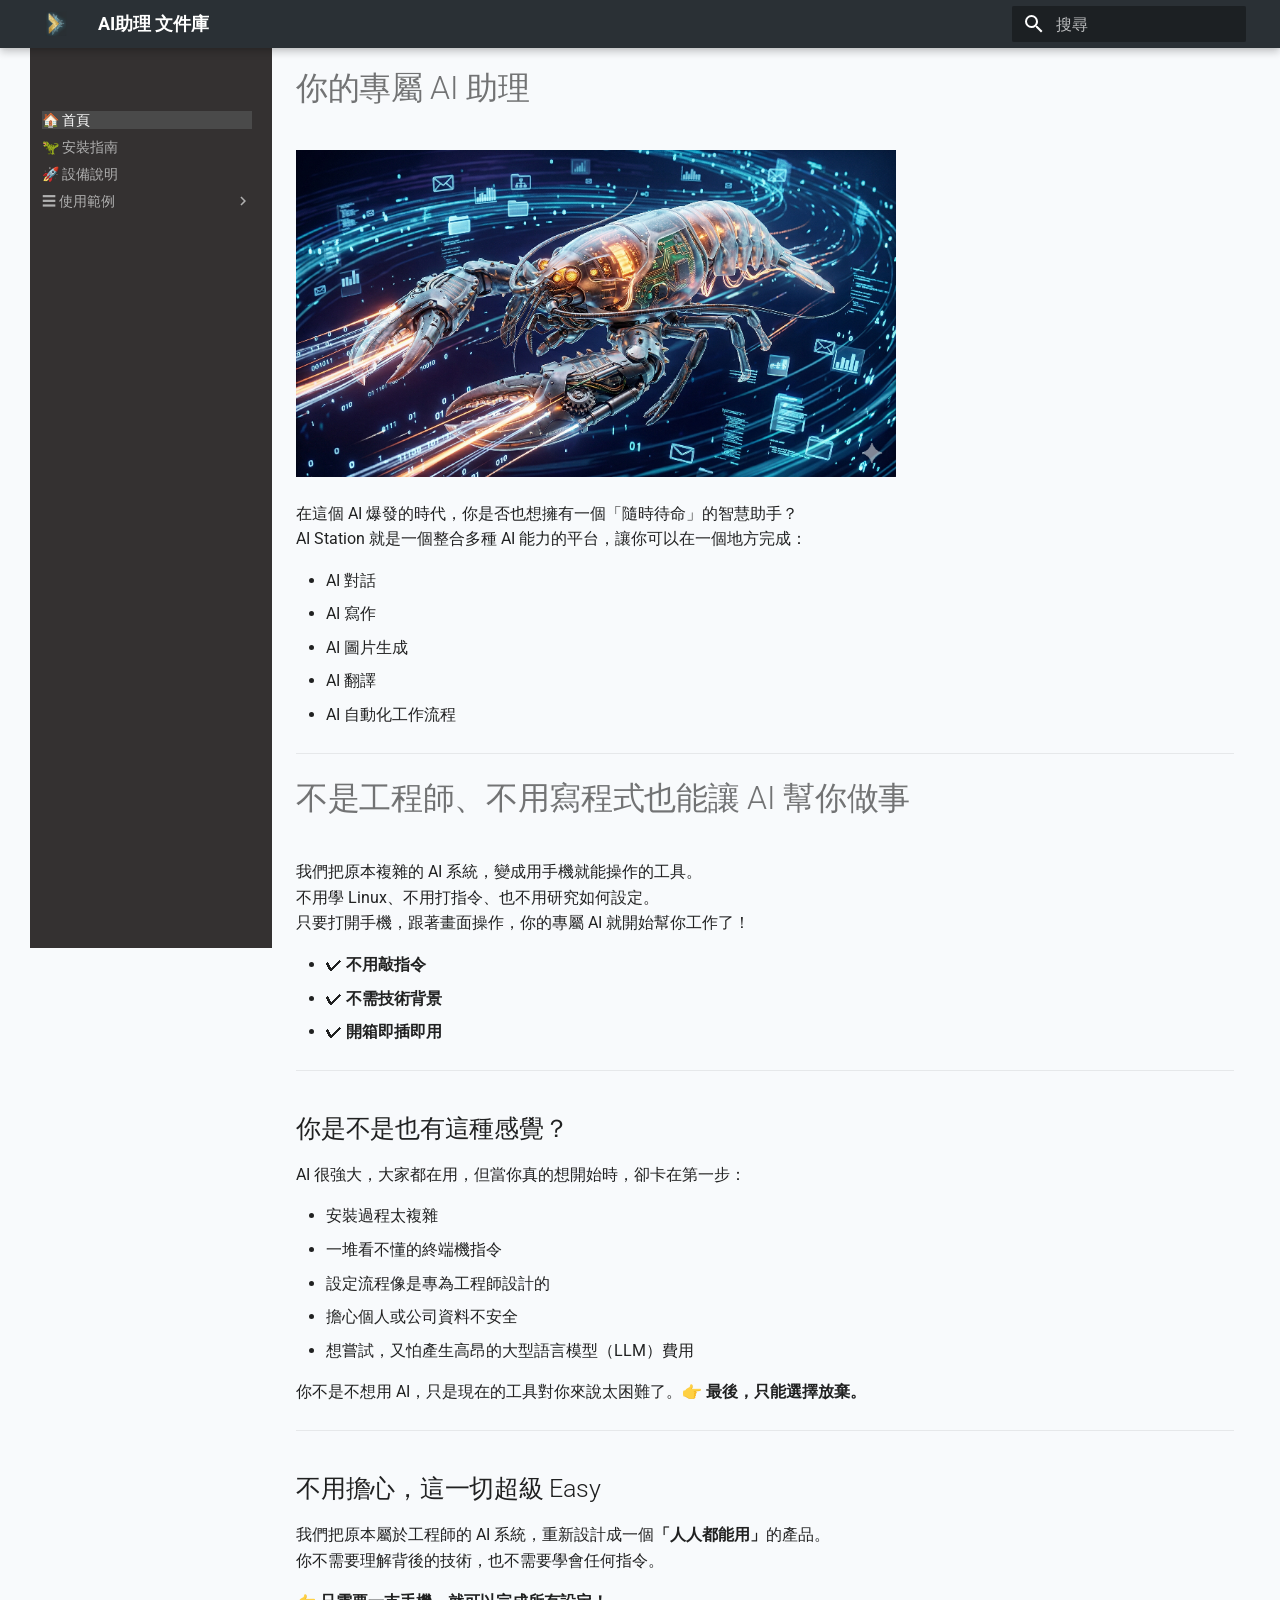
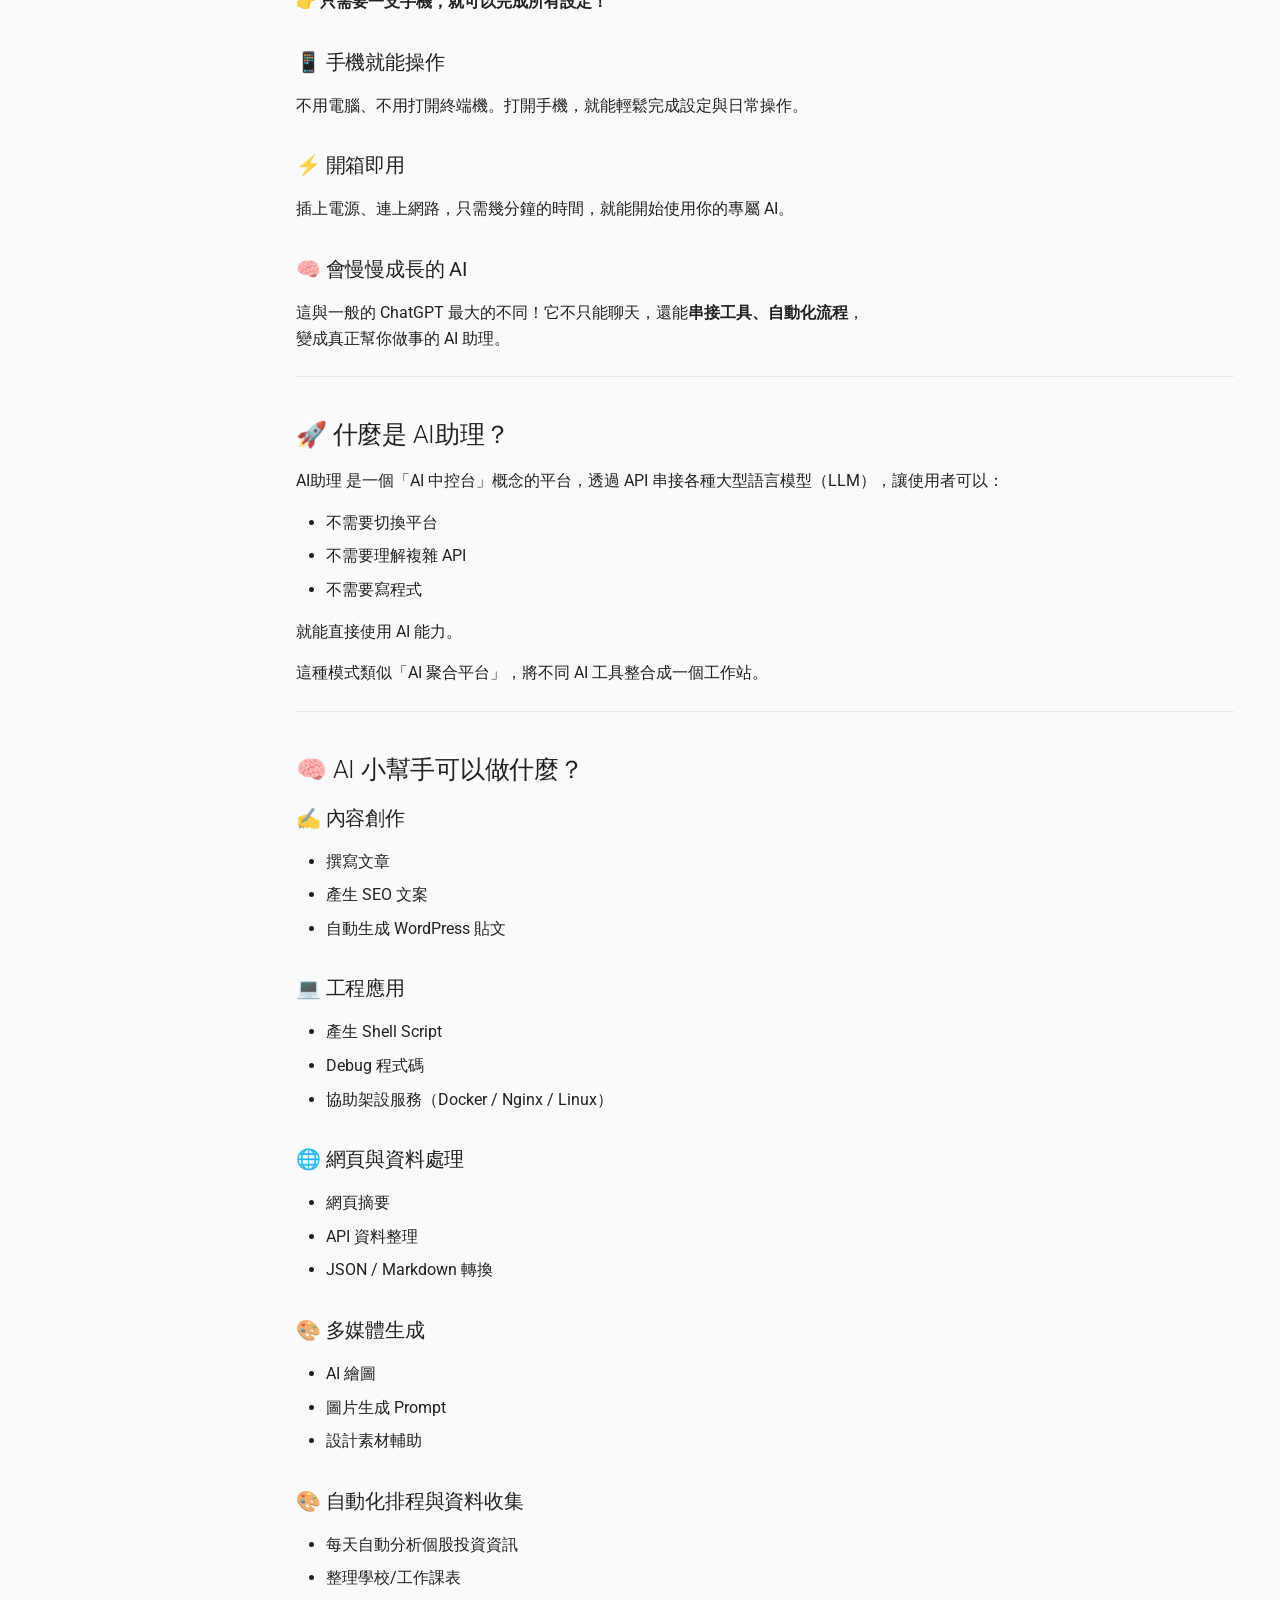
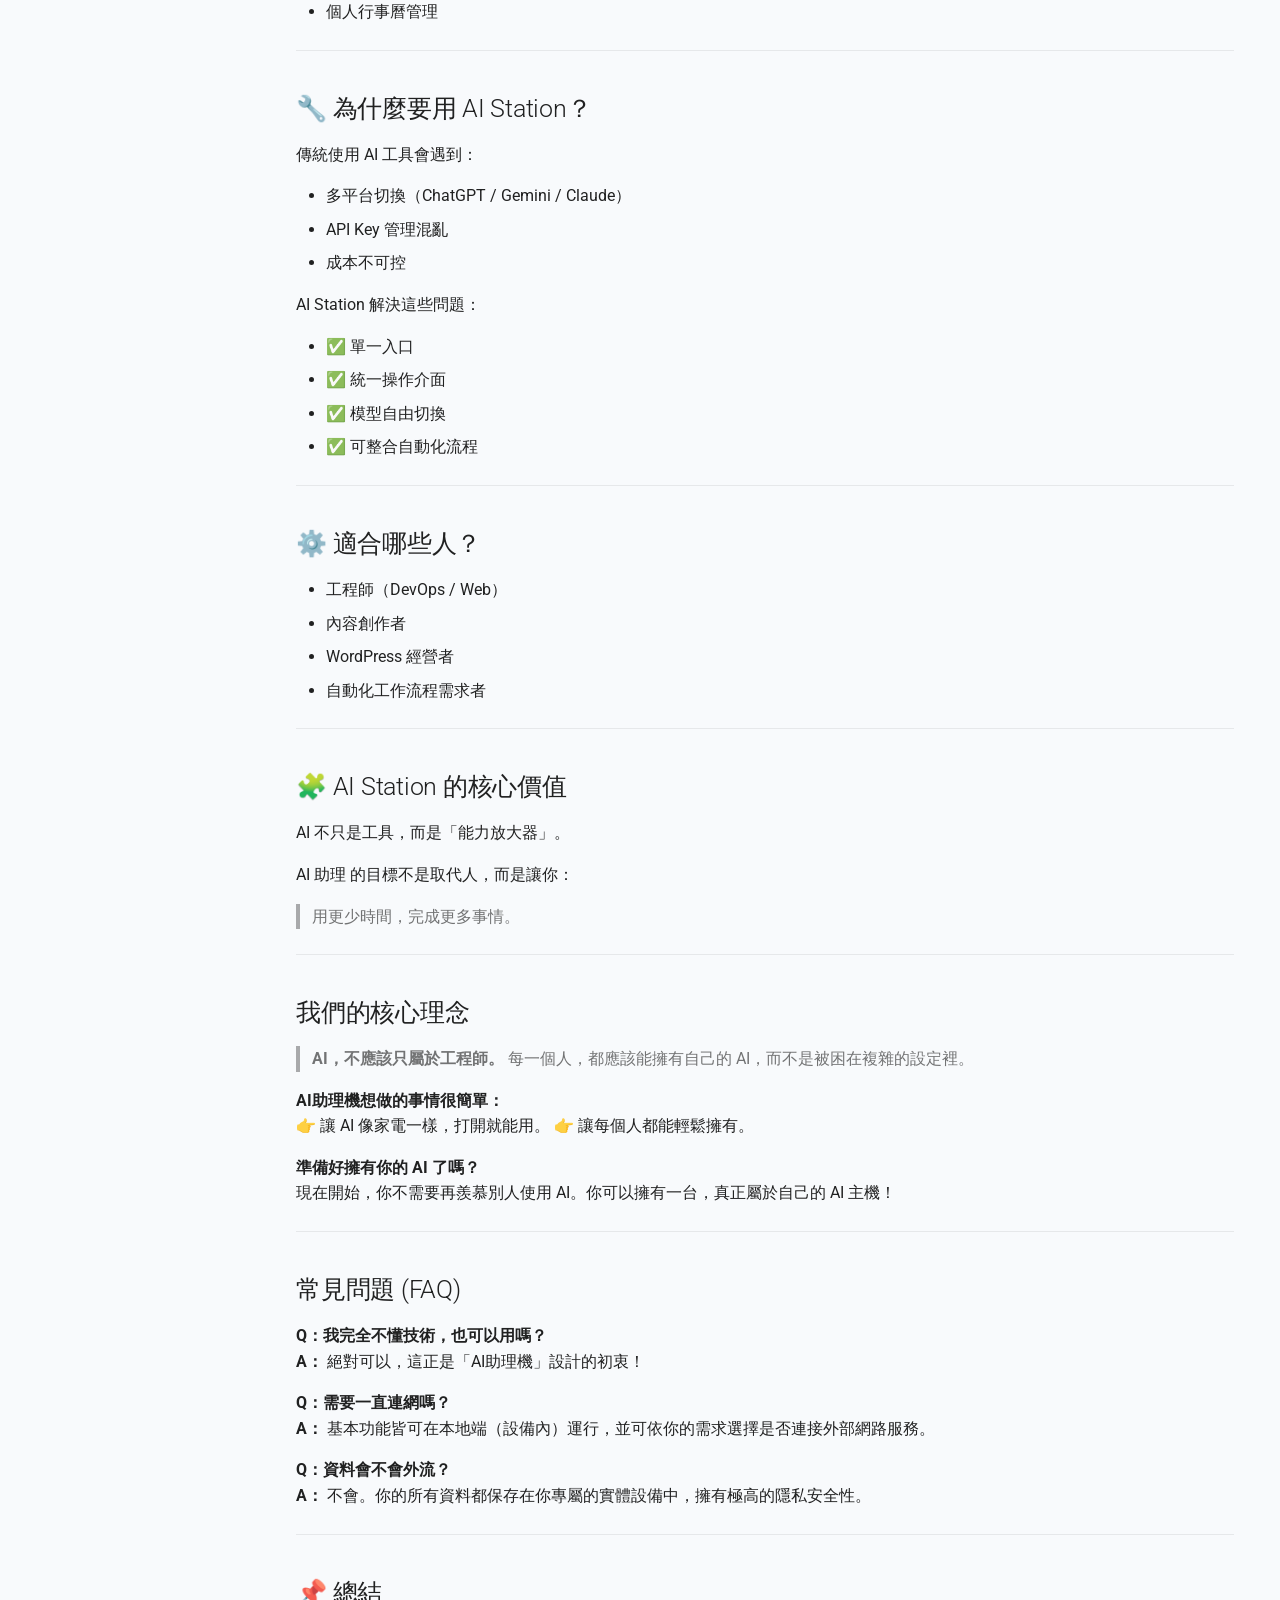
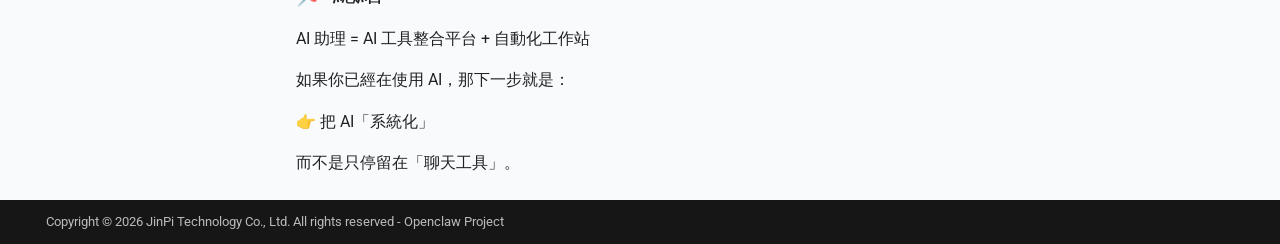
<file: index.html>
<!doctype html>
<html lang="zh-TW" class="no-js">
  <head>
    
      <meta charset="utf-8">
      <meta name="viewport" content="width=device-width,initial-scale=1">
      
        <meta name="description" content="說明與組裝指南">
      
      
        <meta name="author" content="Bear/JinPi Technology Co., Ltd.">
      
      
        <link rel="canonical" href="https://docs.jinpi.cc/openclaw/">
      
      
      
        <link rel="next" href="installation/">
      
      
        
      
      
      <link rel="icon" href="assets/images/jinpi-logo2.png">
      <meta name="generator" content="mkdocs-1.6.1, mkdocs-material-9.7.6">
    
    
      
        <title>AI助理 文件庫</title>
      
    
    
      <link rel="stylesheet" href="assets/stylesheets/main.484c7ddc.min.css">
      
      


    
    
      
    
    
      
        
        
        <link rel="preconnect" href="https://fonts.gstatic.com" crossorigin>
        <link rel="stylesheet" href="https://fonts.googleapis.com/css?family=Roboto:300,300i,400,400i,700,700i%7CRoboto+Mono:400,400i,700,700i&display=fallback">
        <style>:root{--md-text-font:"Roboto";--md-code-font:"Roboto Mono"}</style>
      
    
    
      <link rel="stylesheet" href="assets/stylesheets/custom.css">
    
    <script>__md_scope=new URL(".",location),__md_hash=e=>[...e].reduce(((e,_)=>(e<<5)-e+_.charCodeAt(0)),0),__md_get=(e,_=localStorage,t=__md_scope)=>JSON.parse(_.getItem(t.pathname+"."+e)),__md_set=(e,_,t=localStorage,a=__md_scope)=>{try{t.setItem(a.pathname+"."+e,JSON.stringify(_))}catch(e){}}</script>
    
      

    
    
  </head>
  
  
    <body dir="ltr">
  
    
    <input class="md-toggle" data-md-toggle="drawer" type="checkbox" id="__drawer" autocomplete="off">
    <input class="md-toggle" data-md-toggle="search" type="checkbox" id="__search" autocomplete="off">
    <label class="md-overlay" for="__drawer"></label>
    <div data-md-component="skip">
      
        
        <a href="#ai" class="md-skip">
          跳轉到
        </a>
      
    </div>
    <div data-md-component="announce">
      
    </div>
    
    
      

  

<header class="md-header md-header--shadow" data-md-component="header">
  <nav class="md-header__inner md-grid" aria-label="頁首">
    <a href="." title="AI助理 文件庫" class="md-header__button md-logo" aria-label="AI助理 文件庫" data-md-component="logo">
      
  <img src="assets/images/jinpi-logo2.png" alt="logo">

    </a>
    <label class="md-header__button md-icon" for="__drawer">
      
      <svg xmlns="http://www.w3.org/2000/svg" viewBox="0 0 24 24"><path d="M3 6h18v2H3zm0 5h18v2H3zm0 5h18v2H3z"/></svg>
    </label>
    <div class="md-header__title" data-md-component="header-title">
      <div class="md-header__ellipsis">
        <div class="md-header__topic">
          <span class="md-ellipsis">
            AI助理 文件庫
          </span>
        </div>
        <div class="md-header__topic" data-md-component="header-topic">
          <span class="md-ellipsis">
            
              🏠 首頁
            
          </span>
        </div>
      </div>
    </div>
    
    
      <script>var palette=__md_get("__palette");if(palette&&palette.color){if("(prefers-color-scheme)"===palette.color.media){var media=matchMedia("(prefers-color-scheme: light)"),input=document.querySelector(media.matches?"[data-md-color-media='(prefers-color-scheme: light)']":"[data-md-color-media='(prefers-color-scheme: dark)']");palette.color.media=input.getAttribute("data-md-color-media"),palette.color.scheme=input.getAttribute("data-md-color-scheme"),palette.color.primary=input.getAttribute("data-md-color-primary"),palette.color.accent=input.getAttribute("data-md-color-accent")}for(var[key,value]of Object.entries(palette.color))document.body.setAttribute("data-md-color-"+key,value)}</script>
    
    
    
      
      
        <label class="md-header__button md-icon" for="__search">
          
          <svg xmlns="http://www.w3.org/2000/svg" viewBox="0 0 24 24"><path d="M9.5 3A6.5 6.5 0 0 1 16 9.5c0 1.61-.59 3.09-1.56 4.23l.27.27h.79l5 5-1.5 1.5-5-5v-.79l-.27-.27A6.52 6.52 0 0 1 9.5 16 6.5 6.5 0 0 1 3 9.5 6.5 6.5 0 0 1 9.5 3m0 2C7 5 5 7 5 9.5S7 14 9.5 14 14 12 14 9.5 12 5 9.5 5"/></svg>
        </label>
        <div class="md-search" data-md-component="search" role="dialog">
  <label class="md-search__overlay" for="__search"></label>
  <div class="md-search__inner" role="search">
    <form class="md-search__form" name="search">
      <input type="text" class="md-search__input" name="query" aria-label="搜尋" placeholder="搜尋" autocapitalize="off" autocorrect="off" autocomplete="off" spellcheck="false" data-md-component="search-query" required>
      <label class="md-search__icon md-icon" for="__search">
        
        <svg xmlns="http://www.w3.org/2000/svg" viewBox="0 0 24 24"><path d="M9.5 3A6.5 6.5 0 0 1 16 9.5c0 1.61-.59 3.09-1.56 4.23l.27.27h.79l5 5-1.5 1.5-5-5v-.79l-.27-.27A6.52 6.52 0 0 1 9.5 16 6.5 6.5 0 0 1 3 9.5 6.5 6.5 0 0 1 9.5 3m0 2C7 5 5 7 5 9.5S7 14 9.5 14 14 12 14 9.5 12 5 9.5 5"/></svg>
        
        <svg xmlns="http://www.w3.org/2000/svg" viewBox="0 0 24 24"><path d="M20 11v2H8l5.5 5.5-1.42 1.42L4.16 12l7.92-7.92L13.5 5.5 8 11z"/></svg>
      </label>
      <nav class="md-search__options" aria-label="搜尋">
        
        <button type="reset" class="md-search__icon md-icon" title="清除" aria-label="清除" tabindex="-1">
          
          <svg xmlns="http://www.w3.org/2000/svg" viewBox="0 0 24 24"><path d="M19 6.41 17.59 5 12 10.59 6.41 5 5 6.41 10.59 12 5 17.59 6.41 19 12 13.41 17.59 19 19 17.59 13.41 12z"/></svg>
        </button>
      </nav>
      
        <div class="md-search__suggest" data-md-component="search-suggest"></div>
      
    </form>
    <div class="md-search__output">
      <div class="md-search__scrollwrap" tabindex="0" data-md-scrollfix>
        <div class="md-search-result" data-md-component="search-result">
          <div class="md-search-result__meta">
            正在初始化搜尋引擎
          </div>
          <ol class="md-search-result__list" role="presentation"></ol>
        </div>
      </div>
    </div>
  </div>
</div>
      
    
    
  </nav>
  
</header>
    
    <div class="md-container" data-md-component="container">
      
      
        
          
        
      
      <main class="md-main" data-md-component="main">
        <div class="md-main__inner md-grid">
          
            
              
                
              
              <div class="md-sidebar md-sidebar--primary" data-md-component="sidebar" data-md-type="navigation" >
                <div class="md-sidebar__scrollwrap">
                  <div class="md-sidebar__inner">
                    



<nav class="md-nav md-nav--primary" aria-label="導覽列" data-md-level="0">
  <label class="md-nav__title" for="__drawer">
    <a href="." title="AI助理 文件庫" class="md-nav__button md-logo" aria-label="AI助理 文件庫" data-md-component="logo">
      
  <img src="assets/images/jinpi-logo2.png" alt="logo">

    </a>
    AI助理 文件庫
  </label>
  
  <ul class="md-nav__list" data-md-scrollfix>
    
      
      
  
  
    
  
  
  
    <li class="md-nav__item md-nav__item--active">
      
      <input class="md-nav__toggle md-toggle" type="checkbox" id="__toc">
      
      
        
      
      
      <a href="." class="md-nav__link md-nav__link--active">
        
  
  
  <span class="md-ellipsis">
    
  
    🏠 首頁
  

    
  </span>
  
  

      </a>
      
    </li>
  

    
      
      
  
  
  
  
    <li class="md-nav__item">
      <a href="installation/" class="md-nav__link">
        
  
  
  <span class="md-ellipsis">
    
  
    🦖 安裝指南
  

    
  </span>
  
  

      </a>
    </li>
  

    
      
      
  
  
  
  
    <li class="md-nav__item">
      <a href="manuals/" class="md-nav__link">
        
  
  
  <span class="md-ellipsis">
    
  
    🚀 設備說明
  

    
  </span>
  
  

      </a>
    </li>
  

    
      
      
  
  
  
  
    
    
    
    
    
    <li class="md-nav__item md-nav__item--nested">
      
        
        
        <input class="md-nav__toggle md-toggle " type="checkbox" id="__nav_4" >
        
          
          <label class="md-nav__link" for="__nav_4" id="__nav_4_label" tabindex="0">
            
  
  
  <span class="md-ellipsis">
    
  
    ☰ 使用範例
  

    
  </span>
  
  

            <span class="md-nav__icon md-icon"></span>
          </label>
        
        <nav class="md-nav" data-md-level="1" aria-labelledby="__nav_4_label" aria-expanded="false">
          <label class="md-nav__title" for="__nav_4">
            <span class="md-nav__icon md-icon"></span>
            
  
    ☰ 使用範例
  

          </label>
          <ul class="md-nav__list" data-md-scrollfix>
            
              
                
  
  
  
  
    <li class="md-nav__item">
      <a href="examples/fortune-teller/" class="md-nav__link">
        
  
  
  <span class="md-ellipsis">
    
  
    🔮 占卜師
  

    
  </span>
  
  

      </a>
    </li>
  

              
            
          </ul>
        </nav>
      
    </li>
  

    
  </ul>
</nav>
                  </div>
                </div>
              </div>
            
            
              
                
              
              <div class="md-sidebar md-sidebar--secondary" data-md-component="sidebar" data-md-type="toc" hidden>
                <div class="md-sidebar__scrollwrap">
                  <div class="md-sidebar__inner">
                    

<nav class="md-nav md-nav--secondary" aria-label="目錄">
  
  
  
    
  
  
</nav>
                  </div>
                </div>
              </div>
            
          
          
            <div class="md-content" data-md-component="content">
              
              <article class="md-content__inner md-typeset">
                
                  
  




<h1 id="ai">你的專屬 AI 助理</h1>
<p><img alt="Openclaw 展示圖縮小版" src="assets/images/claw-npm6.png" width="600" /></p>
<p>在這個 AI 爆發的時代，你是否也想擁有一個「隨時待命」的智慧助手？<br />
AI Station 就是一個整合多種 AI 能力的平台，讓你可以在一個地方完成：  </p>
<ul>
<li>AI 對話  </li>
<li>AI 寫作  </li>
<li>AI 圖片生成  </li>
<li>AI 翻譯  </li>
<li>AI 自動化工作流程  </li>
</ul>
<hr />
<h1 id="ai_1">不是工程師、不用寫程式也能讓 AI 幫你做事</h1>
<p>我們把原本複雜的 AI 系統，變成用手機就能操作的工具。<br />
不用學 Linux、不用打指令、也不用研究如何設定。<br />
只要打開手機，跟著畫面操作，你的專屬 AI 就開始幫你工作了！</p>
<ul>
<li>✔ <strong>不用敲指令</strong></li>
<li>✔ <strong>不需技術背景</strong></li>
<li>✔ <strong>開箱即插即用</strong></li>
</ul>
<hr />
<h2 id="_1">你是不是也有這種感覺？</h2>
<p>AI 很強大，大家都在用，但當你真的想開始時，卻卡在第一步：</p>
<ul>
<li>安裝過程太複雜</li>
<li>一堆看不懂的終端機指令</li>
<li>設定流程像是專為工程師設計的</li>
<li>擔心個人或公司資料不安全</li>
<li>想嘗試，又怕產生高昂的大型語言模型（LLM）費用</li>
</ul>
<p>你不是不想用 AI，只是現在的工具對你來說太困難了。👉 <strong>最後，只能選擇放棄。</strong></p>
<hr />
<h2 id="easy">不用擔心，這一切超級 Easy</h2>
<p>我們把原本屬於工程師的 AI 系統，重新設計成一個<strong>「人人都能用」</strong>的產品。<br />
你不需要理解背後的技術，也不需要學會任何指令。</p>
<p>👉 <strong>只需要一支手機，就可以完成所有設定！</strong></p>
<h3 id="_2">📱 手機就能操作</h3>
<p>不用電腦、不用打開終端機。打開手機，就能輕鬆完成設定與日常操作。</p>
<h3 id="_3">⚡ 開箱即用</h3>
<p>插上電源、連上網路，只需幾分鐘的時間，就能開始使用你的專屬 AI。</p>
<h3 id="ai_2">🧠 會慢慢成長的 AI</h3>
<p>這與一般的 ChatGPT 最大的不同！它不只能聊天，還能<strong>串接工具、自動化流程</strong>，<br />
變成真正幫你做事的 AI 助理。</p>
<hr />
<h2 id="ai_3">🚀 什麼是 AI助理？</h2>
<p>AI助理 是一個「AI 中控台」概念的平台，透過 API 串接各種大型語言模型（LLM），讓使用者可以：</p>
<ul>
<li>不需要切換平台</li>
<li>不需要理解複雜 API</li>
<li>不需要寫程式</li>
</ul>
<p>就能直接使用 AI 能力。</p>
<p>這種模式類似「AI 聚合平台」，將不同 AI 工具整合成一個工作站。</p>
<hr />
<h2 id="ai_4">🧠 AI 小幫手可以做什麼？</h2>
<h3 id="_4">✍️ 內容創作</h3>
<ul>
<li>撰寫文章</li>
<li>產生 SEO 文案</li>
<li>自動生成 WordPress 貼文</li>
</ul>
<h3 id="_5">💻 工程應用</h3>
<ul>
<li>產生 Shell Script</li>
<li>Debug 程式碼</li>
<li>協助架設服務（Docker / Nginx / Linux）</li>
</ul>
<h3 id="_6">🌐 網頁與資料處理</h3>
<ul>
<li>網頁摘要</li>
<li>API 資料整理</li>
<li>JSON / Markdown 轉換</li>
</ul>
<h3 id="_7">🎨 多媒體生成</h3>
<ul>
<li>AI 繪圖</li>
<li>圖片生成 Prompt</li>
<li>設計素材輔助</li>
</ul>
<h3 id="_8">🎨 自動化排程與資料收集</h3>
<ul>
<li>每天自動分析個股投資資訊</li>
<li>整理學校/工作課表</li>
<li>個人行事曆管理</li>
</ul>
<hr />
<h2 id="ai-station">🔧 為什麼要用 AI Station？</h2>
<p>傳統使用 AI 工具會遇到：</p>
<ul>
<li>多平台切換（ChatGPT / Gemini / Claude）</li>
<li>API Key 管理混亂</li>
<li>成本不可控</li>
</ul>
<p>AI Station 解決這些問題：</p>
<ul>
<li>✅ 單一入口</li>
<li>✅ 統一操作介面</li>
<li>✅ 模型自由切換</li>
<li>✅ 可整合自動化流程</li>
</ul>
<hr />
<h2 id="_9">⚙️ 適合哪些人？</h2>
<ul>
<li>工程師（DevOps / Web）</li>
<li>內容創作者</li>
<li>WordPress 經營者</li>
<li>自動化工作流程需求者</li>
</ul>
<hr />
<h2 id="ai-station_1">🧩 AI Station 的核心價值</h2>
<p>AI 不只是工具，而是「能力放大器」。</p>
<p>AI 助理 的目標不是取代人，而是讓你：</p>
<blockquote>
<p>用更少時間，完成更多事情。</p>
</blockquote>
<hr />
<h2 id="_10">我們的核心理念</h2>
<blockquote>
<p><strong>AI，不應該只屬於工程師。</strong>
每一個人，都應該能擁有自己的 AI，而不是被困在複雜的設定裡。</p>
</blockquote>
<p><strong>AI助理機想做的事情很簡單：</strong><br />
👉 讓 AI 像家電一樣，打開就能用。
👉 讓每個人都能輕鬆擁有。</p>
<p><strong>準備好擁有你的 AI 了嗎？</strong><br />
現在開始，你不需要再羨慕別人使用 AI。你可以擁有一台，真正屬於自己的 AI 主機！</p>
<hr />
<h2 id="faq">常見問題 (FAQ)</h2>
<p><strong>Q：我完全不懂技術，也可以用嗎？</strong><br />
<strong>A：</strong> 絕對可以，這正是「AI助理機」設計的初衷！</p>
<p><strong>Q：需要一直連網嗎？</strong><br />
<strong>A：</strong> 基本功能皆可在本地端（設備內）運行，並可依你的需求選擇是否連接外部網路服務。</p>
<p><strong>Q：資料會不會外流？</strong><br />
<strong>A：</strong> 不會。你的所有資料都保存在你專屬的實體設備中，擁有極高的隱私安全性。</p>
<hr />
<h2 id="_11">📌 總結</h2>
<p>AI 助理 = AI 工具整合平台 + 自動化工作站</p>
<p>如果你已經在使用 AI，那下一步就是：</p>
<p>👉 把 AI「系統化」</p>
<p>而不是只停留在「聊天工具」。</p>







  
  




  



                
              </article>
            </div>
          
          
<script>var target=document.getElementById(location.hash.slice(1));target&&target.name&&(target.checked=target.name.startsWith("__tabbed_"))</script>
        </div>
        
          <button type="button" class="md-top md-icon" data-md-component="top" hidden>
  
  <svg xmlns="http://www.w3.org/2000/svg" viewBox="0 0 24 24"><path d="M13 20h-2V8l-5.5 5.5-1.42-1.42L12 4.16l7.92 7.92-1.42 1.42L13 8z"/></svg>
  回到頂端
</button>
        
      </main>
      
        <footer class="md-footer">
  
  <div class="md-footer-meta md-typeset">
    <div class="md-footer-meta__inner md-grid">
      <div class="md-copyright">
  
    <div class="md-copyright__highlight">
      Copyright &copy; 2026 JinPi Technology Co., Ltd. All rights reserved - Openclaw Project
    </div>
  
  
</div>
      
    </div>
  </div>
</footer>
      
    </div>
    <div class="md-dialog" data-md-component="dialog">
      <div class="md-dialog__inner md-typeset"></div>
    </div>
    
    
    
      
      
      <script id="__config" type="application/json">{"annotate": null, "base": ".", "features": ["navigation.top", "search.suggest"], "search": "assets/javascripts/workers/search.2c215733.min.js", "tags": null, "translations": {"clipboard.copied": "\u5df2\u8907\u88fd", "clipboard.copy": "\u8907\u88fd", "search.result.more.one": "\u6b64\u9801\u5c1a\u6709 1 \u500b\u7b26\u5408\u7684\u9805\u76ee", "search.result.more.other": "\u6b64\u9801\u5c1a\u6709 # \u500b\u7b26\u5408\u7684\u9805\u76ee", "search.result.none": "\u6c92\u6709\u7b26\u5408\u7684\u9805\u76ee", "search.result.one": "\u627e\u5230 1 \u500b\u7b26\u5408\u7684\u9805\u76ee", "search.result.other": "\u627e\u5230 # \u500b\u7b26\u5408\u7684\u9805\u76ee", "search.result.placeholder": "\u6253\u5b57\u9032\u884c\u641c\u5c0b", "search.result.term.missing": "\u7f3a\u5c11\u5b57\u8a5e", "select.version": "\u9078\u64c7\u7248\u672c"}, "version": null}</script>
    
    
      <script src="assets/javascripts/bundle.79ae519e.min.js"></script>
      
    
  </body>
</html>
</file>
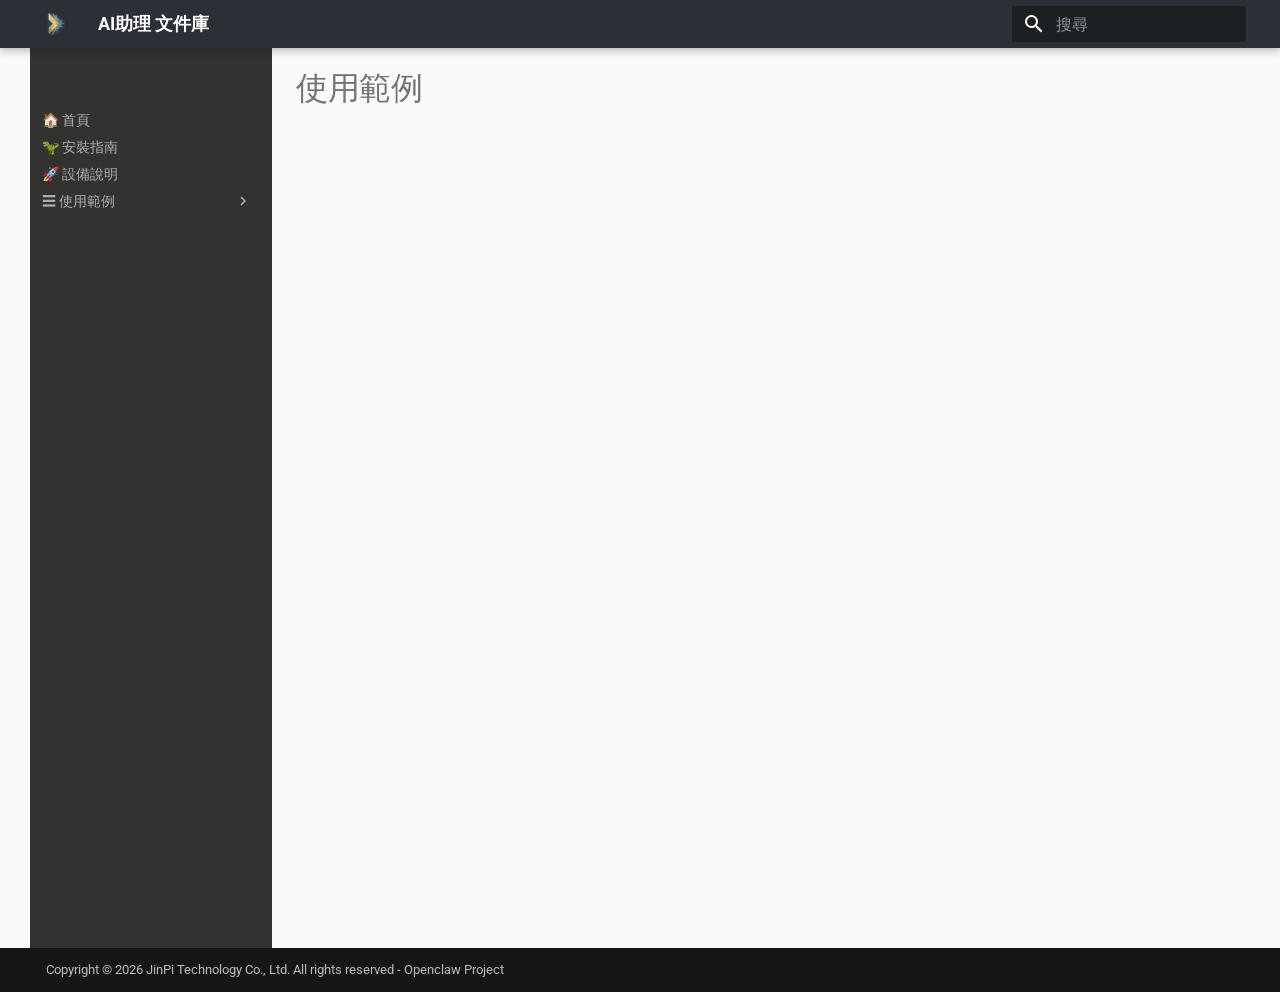
<file: example/index.html>
<!doctype html>
<html lang="zh-TW" class="no-js">
  <head>
    
      <meta charset="utf-8">
      <meta name="viewport" content="width=device-width,initial-scale=1">
      
        <meta name="description" content="說明與組裝指南">
      
      
        <meta name="author" content="Bear/JinPi Technology Co., Ltd.">
      
      
        <link rel="canonical" href="https://docs.jinpi.cc/openclaw/example/">
      
      
      
      
        
      
      
      <link rel="icon" href="../assets/images/jinpi-logo2.png">
      <meta name="generator" content="mkdocs-1.6.1, mkdocs-material-9.7.6">
    
    
      
        <title>使用範例 - AI助理 文件庫</title>
      
    
    
      <link rel="stylesheet" href="../assets/stylesheets/main.484c7ddc.min.css">
      
      


    
    
      
    
    
      
        
        
        <link rel="preconnect" href="https://fonts.gstatic.com" crossorigin>
        <link rel="stylesheet" href="https://fonts.googleapis.com/css?family=Roboto:300,300i,400,400i,700,700i%7CRoboto+Mono:400,400i,700,700i&display=fallback">
        <style>:root{--md-text-font:"Roboto";--md-code-font:"Roboto Mono"}</style>
      
    
    
      <link rel="stylesheet" href="../assets/stylesheets/custom.css">
    
    <script>__md_scope=new URL("..",location),__md_hash=e=>[...e].reduce(((e,_)=>(e<<5)-e+_.charCodeAt(0)),0),__md_get=(e,_=localStorage,t=__md_scope)=>JSON.parse(_.getItem(t.pathname+"."+e)),__md_set=(e,_,t=localStorage,a=__md_scope)=>{try{t.setItem(a.pathname+"."+e,JSON.stringify(_))}catch(e){}}</script>
    
      

    
    
  </head>
  
  
    <body dir="ltr">
  
    
    <input class="md-toggle" data-md-toggle="drawer" type="checkbox" id="__drawer" autocomplete="off">
    <input class="md-toggle" data-md-toggle="search" type="checkbox" id="__search" autocomplete="off">
    <label class="md-overlay" for="__drawer"></label>
    <div data-md-component="skip">
      
        
        <a href="#_1" class="md-skip">
          跳轉到
        </a>
      
    </div>
    <div data-md-component="announce">
      
    </div>
    
    
      

  

<header class="md-header md-header--shadow" data-md-component="header">
  <nav class="md-header__inner md-grid" aria-label="頁首">
    <a href=".." title="AI助理 文件庫" class="md-header__button md-logo" aria-label="AI助理 文件庫" data-md-component="logo">
      
  <img src="../assets/images/jinpi-logo2.png" alt="logo">

    </a>
    <label class="md-header__button md-icon" for="__drawer">
      
      <svg xmlns="http://www.w3.org/2000/svg" viewBox="0 0 24 24"><path d="M3 6h18v2H3zm0 5h18v2H3zm0 5h18v2H3z"/></svg>
    </label>
    <div class="md-header__title" data-md-component="header-title">
      <div class="md-header__ellipsis">
        <div class="md-header__topic">
          <span class="md-ellipsis">
            AI助理 文件庫
          </span>
        </div>
        <div class="md-header__topic" data-md-component="header-topic">
          <span class="md-ellipsis">
            
              使用範例
            
          </span>
        </div>
      </div>
    </div>
    
    
      <script>var palette=__md_get("__palette");if(palette&&palette.color){if("(prefers-color-scheme)"===palette.color.media){var media=matchMedia("(prefers-color-scheme: light)"),input=document.querySelector(media.matches?"[data-md-color-media='(prefers-color-scheme: light)']":"[data-md-color-media='(prefers-color-scheme: dark)']");palette.color.media=input.getAttribute("data-md-color-media"),palette.color.scheme=input.getAttribute("data-md-color-scheme"),palette.color.primary=input.getAttribute("data-md-color-primary"),palette.color.accent=input.getAttribute("data-md-color-accent")}for(var[key,value]of Object.entries(palette.color))document.body.setAttribute("data-md-color-"+key,value)}</script>
    
    
    
      
      
        <label class="md-header__button md-icon" for="__search">
          
          <svg xmlns="http://www.w3.org/2000/svg" viewBox="0 0 24 24"><path d="M9.5 3A6.5 6.5 0 0 1 16 9.5c0 1.61-.59 3.09-1.56 4.23l.27.27h.79l5 5-1.5 1.5-5-5v-.79l-.27-.27A6.52 6.52 0 0 1 9.5 16 6.5 6.5 0 0 1 3 9.5 6.5 6.5 0 0 1 9.5 3m0 2C7 5 5 7 5 9.5S7 14 9.5 14 14 12 14 9.5 12 5 9.5 5"/></svg>
        </label>
        <div class="md-search" data-md-component="search" role="dialog">
  <label class="md-search__overlay" for="__search"></label>
  <div class="md-search__inner" role="search">
    <form class="md-search__form" name="search">
      <input type="text" class="md-search__input" name="query" aria-label="搜尋" placeholder="搜尋" autocapitalize="off" autocorrect="off" autocomplete="off" spellcheck="false" data-md-component="search-query" required>
      <label class="md-search__icon md-icon" for="__search">
        
        <svg xmlns="http://www.w3.org/2000/svg" viewBox="0 0 24 24"><path d="M9.5 3A6.5 6.5 0 0 1 16 9.5c0 1.61-.59 3.09-1.56 4.23l.27.27h.79l5 5-1.5 1.5-5-5v-.79l-.27-.27A6.52 6.52 0 0 1 9.5 16 6.5 6.5 0 0 1 3 9.5 6.5 6.5 0 0 1 9.5 3m0 2C7 5 5 7 5 9.5S7 14 9.5 14 14 12 14 9.5 12 5 9.5 5"/></svg>
        
        <svg xmlns="http://www.w3.org/2000/svg" viewBox="0 0 24 24"><path d="M20 11v2H8l5.5 5.5-1.42 1.42L4.16 12l7.92-7.92L13.5 5.5 8 11z"/></svg>
      </label>
      <nav class="md-search__options" aria-label="搜尋">
        
        <button type="reset" class="md-search__icon md-icon" title="清除" aria-label="清除" tabindex="-1">
          
          <svg xmlns="http://www.w3.org/2000/svg" viewBox="0 0 24 24"><path d="M19 6.41 17.59 5 12 10.59 6.41 5 5 6.41 10.59 12 5 17.59 6.41 19 12 13.41 17.59 19 19 17.59 13.41 12z"/></svg>
        </button>
      </nav>
      
        <div class="md-search__suggest" data-md-component="search-suggest"></div>
      
    </form>
    <div class="md-search__output">
      <div class="md-search__scrollwrap" tabindex="0" data-md-scrollfix>
        <div class="md-search-result" data-md-component="search-result">
          <div class="md-search-result__meta">
            正在初始化搜尋引擎
          </div>
          <ol class="md-search-result__list" role="presentation"></ol>
        </div>
      </div>
    </div>
  </div>
</div>
      
    
    
  </nav>
  
</header>
    
    <div class="md-container" data-md-component="container">
      
      
        
          
        
      
      <main class="md-main" data-md-component="main">
        <div class="md-main__inner md-grid">
          
            
              
              <div class="md-sidebar md-sidebar--primary" data-md-component="sidebar" data-md-type="navigation" >
                <div class="md-sidebar__scrollwrap">
                  <div class="md-sidebar__inner">
                    



<nav class="md-nav md-nav--primary" aria-label="導覽列" data-md-level="0">
  <label class="md-nav__title" for="__drawer">
    <a href=".." title="AI助理 文件庫" class="md-nav__button md-logo" aria-label="AI助理 文件庫" data-md-component="logo">
      
  <img src="../assets/images/jinpi-logo2.png" alt="logo">

    </a>
    AI助理 文件庫
  </label>
  
  <ul class="md-nav__list" data-md-scrollfix>
    
      
      
  
  
  
  
    <li class="md-nav__item">
      <a href=".." class="md-nav__link">
        
  
  
  <span class="md-ellipsis">
    
  
    🏠 首頁
  

    
  </span>
  
  

      </a>
    </li>
  

    
      
      
  
  
  
  
    <li class="md-nav__item">
      <a href="../installation/" class="md-nav__link">
        
  
  
  <span class="md-ellipsis">
    
  
    🦖 安裝指南
  

    
  </span>
  
  

      </a>
    </li>
  

    
      
      
  
  
  
  
    <li class="md-nav__item">
      <a href="../manuals/" class="md-nav__link">
        
  
  
  <span class="md-ellipsis">
    
  
    🚀 設備說明
  

    
  </span>
  
  

      </a>
    </li>
  

    
      
      
  
  
  
  
    
    
    
    
    
    <li class="md-nav__item md-nav__item--nested">
      
        
        
        <input class="md-nav__toggle md-toggle " type="checkbox" id="__nav_4" >
        
          
          <label class="md-nav__link" for="__nav_4" id="__nav_4_label" tabindex="0">
            
  
  
  <span class="md-ellipsis">
    
  
    ☰ 使用範例
  

    
  </span>
  
  

            <span class="md-nav__icon md-icon"></span>
          </label>
        
        <nav class="md-nav" data-md-level="1" aria-labelledby="__nav_4_label" aria-expanded="false">
          <label class="md-nav__title" for="__nav_4">
            <span class="md-nav__icon md-icon"></span>
            
  
    ☰ 使用範例
  

          </label>
          <ul class="md-nav__list" data-md-scrollfix>
            
              
                
  
  
  
  
    <li class="md-nav__item">
      <a href="../examples/fortune-teller/" class="md-nav__link">
        
  
  
  <span class="md-ellipsis">
    
  
    🔮 占卜師
  

    
  </span>
  
  

      </a>
    </li>
  

              
            
          </ul>
        </nav>
      
    </li>
  

    
  </ul>
</nav>
                  </div>
                </div>
              </div>
            
            
              
              <div class="md-sidebar md-sidebar--secondary" data-md-component="sidebar" data-md-type="toc" >
                <div class="md-sidebar__scrollwrap">
                  <div class="md-sidebar__inner">
                    

<nav class="md-nav md-nav--secondary" aria-label="目錄">
  
  
  
    
  
  
</nav>
                  </div>
                </div>
              </div>
            
          
          
            <div class="md-content" data-md-component="content">
              
              <article class="md-content__inner md-typeset">
                
                  



<h1 id="_1">使用範例</h1>












                
              </article>
            </div>
          
          
<script>var target=document.getElementById(location.hash.slice(1));target&&target.name&&(target.checked=target.name.startsWith("__tabbed_"))</script>
        </div>
        
          <button type="button" class="md-top md-icon" data-md-component="top" hidden>
  
  <svg xmlns="http://www.w3.org/2000/svg" viewBox="0 0 24 24"><path d="M13 20h-2V8l-5.5 5.5-1.42-1.42L12 4.16l7.92 7.92-1.42 1.42L13 8z"/></svg>
  回到頂端
</button>
        
      </main>
      
        <footer class="md-footer">
  
  <div class="md-footer-meta md-typeset">
    <div class="md-footer-meta__inner md-grid">
      <div class="md-copyright">
  
    <div class="md-copyright__highlight">
      Copyright &copy; 2026 JinPi Technology Co., Ltd. All rights reserved - Openclaw Project
    </div>
  
  
</div>
      
    </div>
  </div>
</footer>
      
    </div>
    <div class="md-dialog" data-md-component="dialog">
      <div class="md-dialog__inner md-typeset"></div>
    </div>
    
    
    
      
      
      <script id="__config" type="application/json">{"annotate": null, "base": "..", "features": ["navigation.top", "search.suggest"], "search": "../assets/javascripts/workers/search.2c215733.min.js", "tags": null, "translations": {"clipboard.copied": "\u5df2\u8907\u88fd", "clipboard.copy": "\u8907\u88fd", "search.result.more.one": "\u6b64\u9801\u5c1a\u6709 1 \u500b\u7b26\u5408\u7684\u9805\u76ee", "search.result.more.other": "\u6b64\u9801\u5c1a\u6709 # \u500b\u7b26\u5408\u7684\u9805\u76ee", "search.result.none": "\u6c92\u6709\u7b26\u5408\u7684\u9805\u76ee", "search.result.one": "\u627e\u5230 1 \u500b\u7b26\u5408\u7684\u9805\u76ee", "search.result.other": "\u627e\u5230 # \u500b\u7b26\u5408\u7684\u9805\u76ee", "search.result.placeholder": "\u6253\u5b57\u9032\u884c\u641c\u5c0b", "search.result.term.missing": "\u7f3a\u5c11\u5b57\u8a5e", "select.version": "\u9078\u64c7\u7248\u672c"}, "version": null}</script>
    
    
      <script src="../assets/javascripts/bundle.79ae519e.min.js"></script>
      
    
  </body>
</html>
</file>
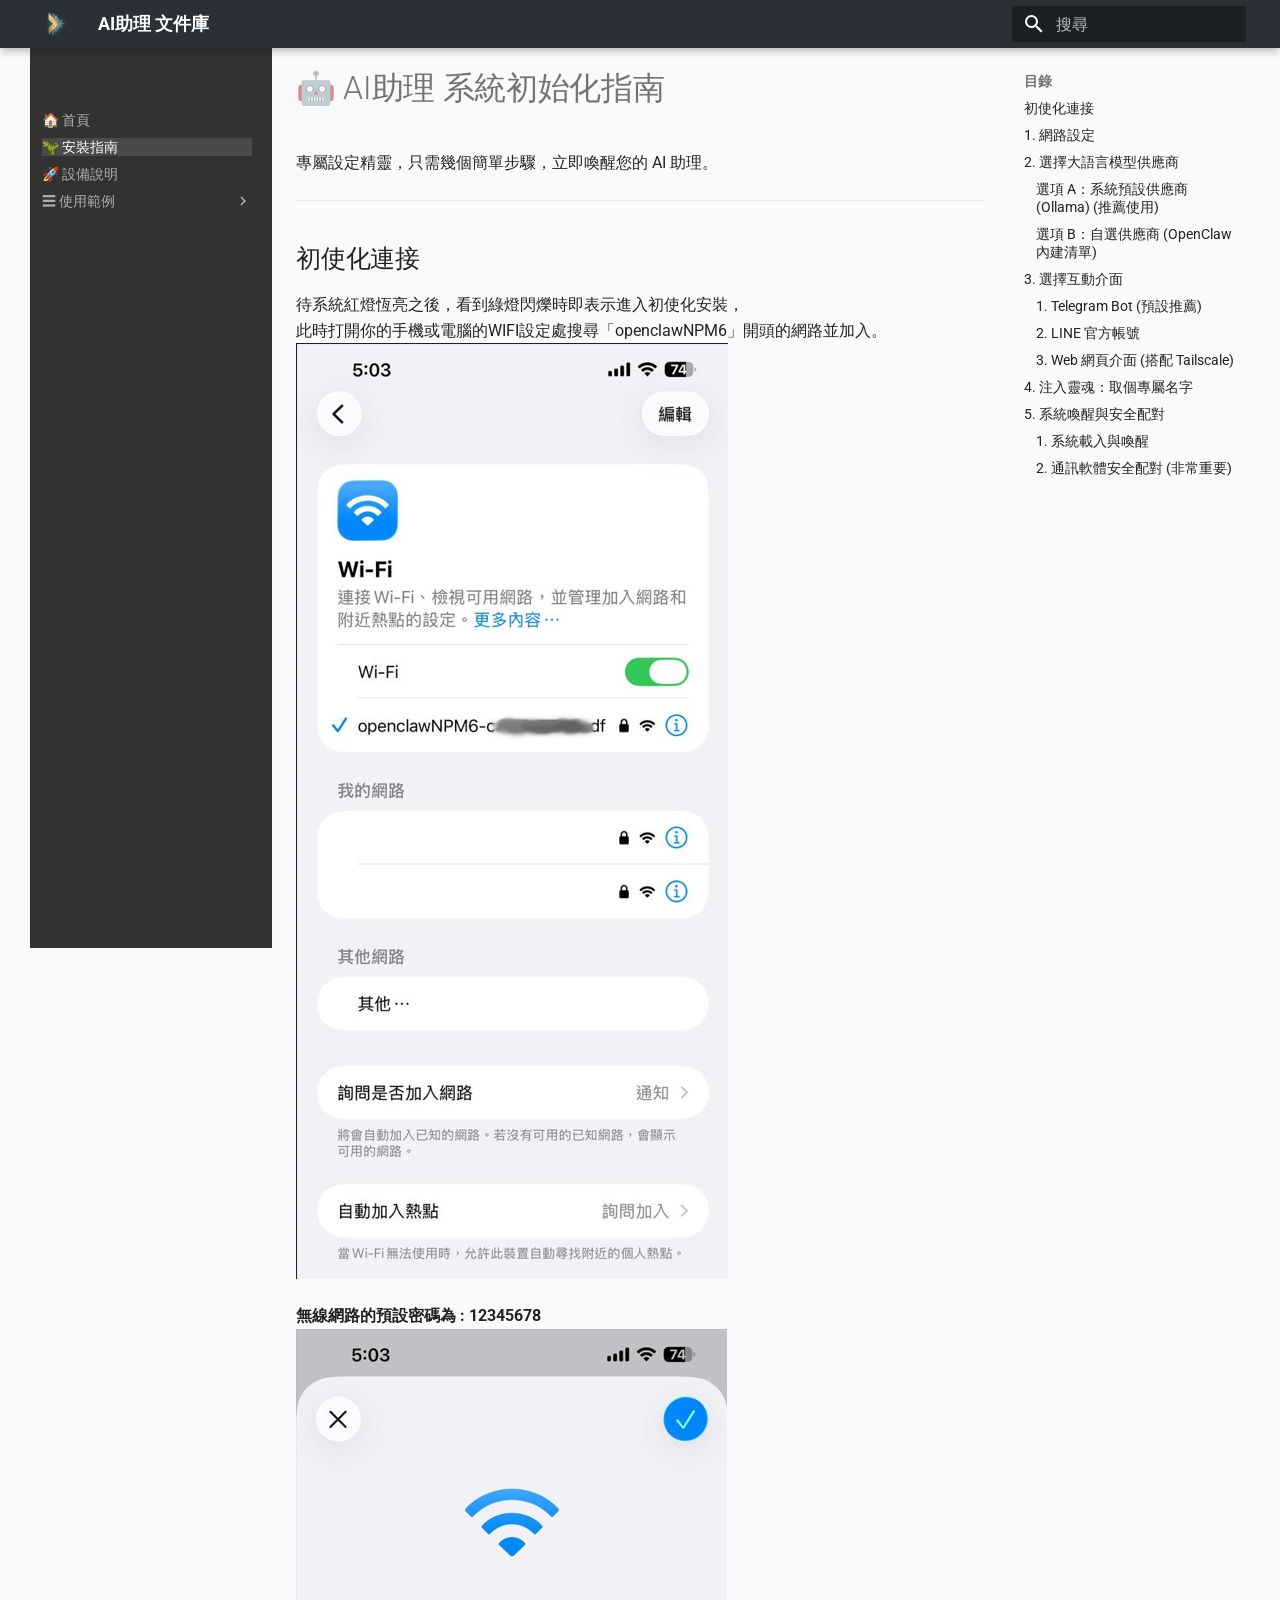
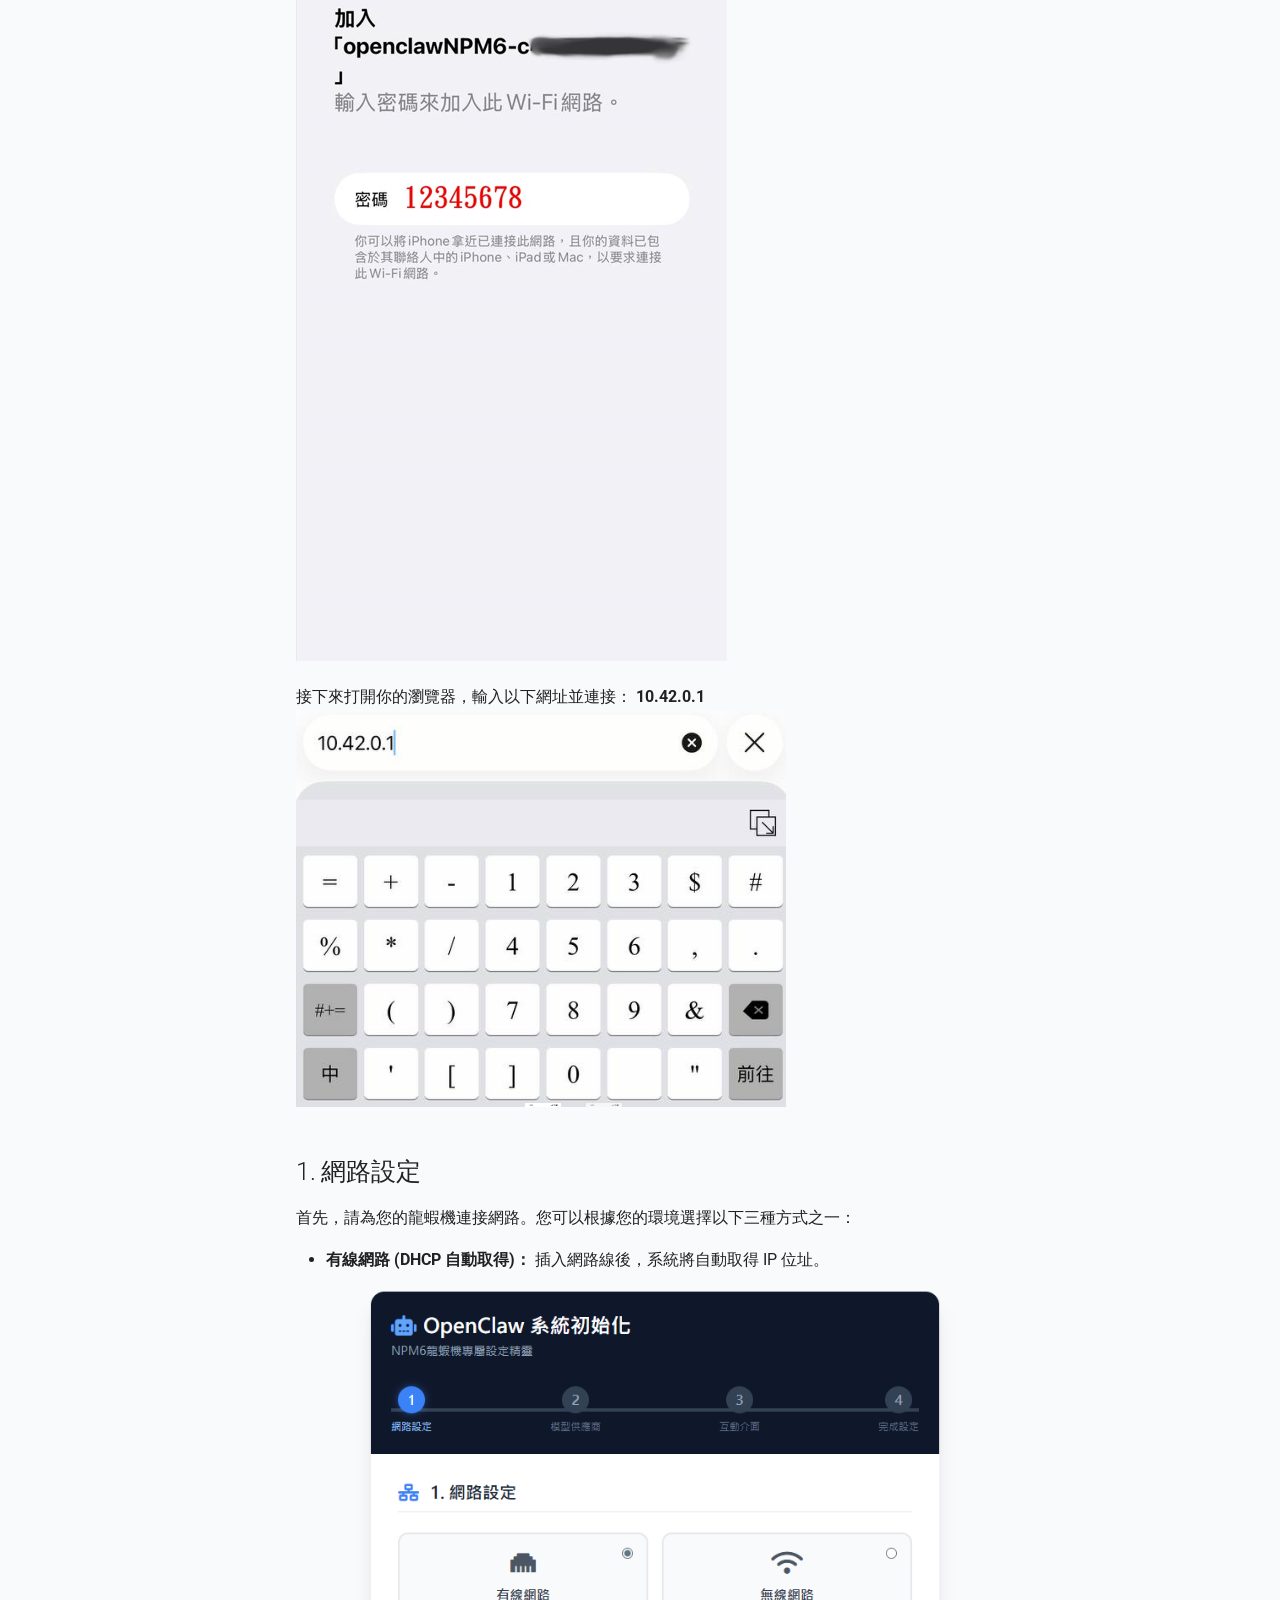
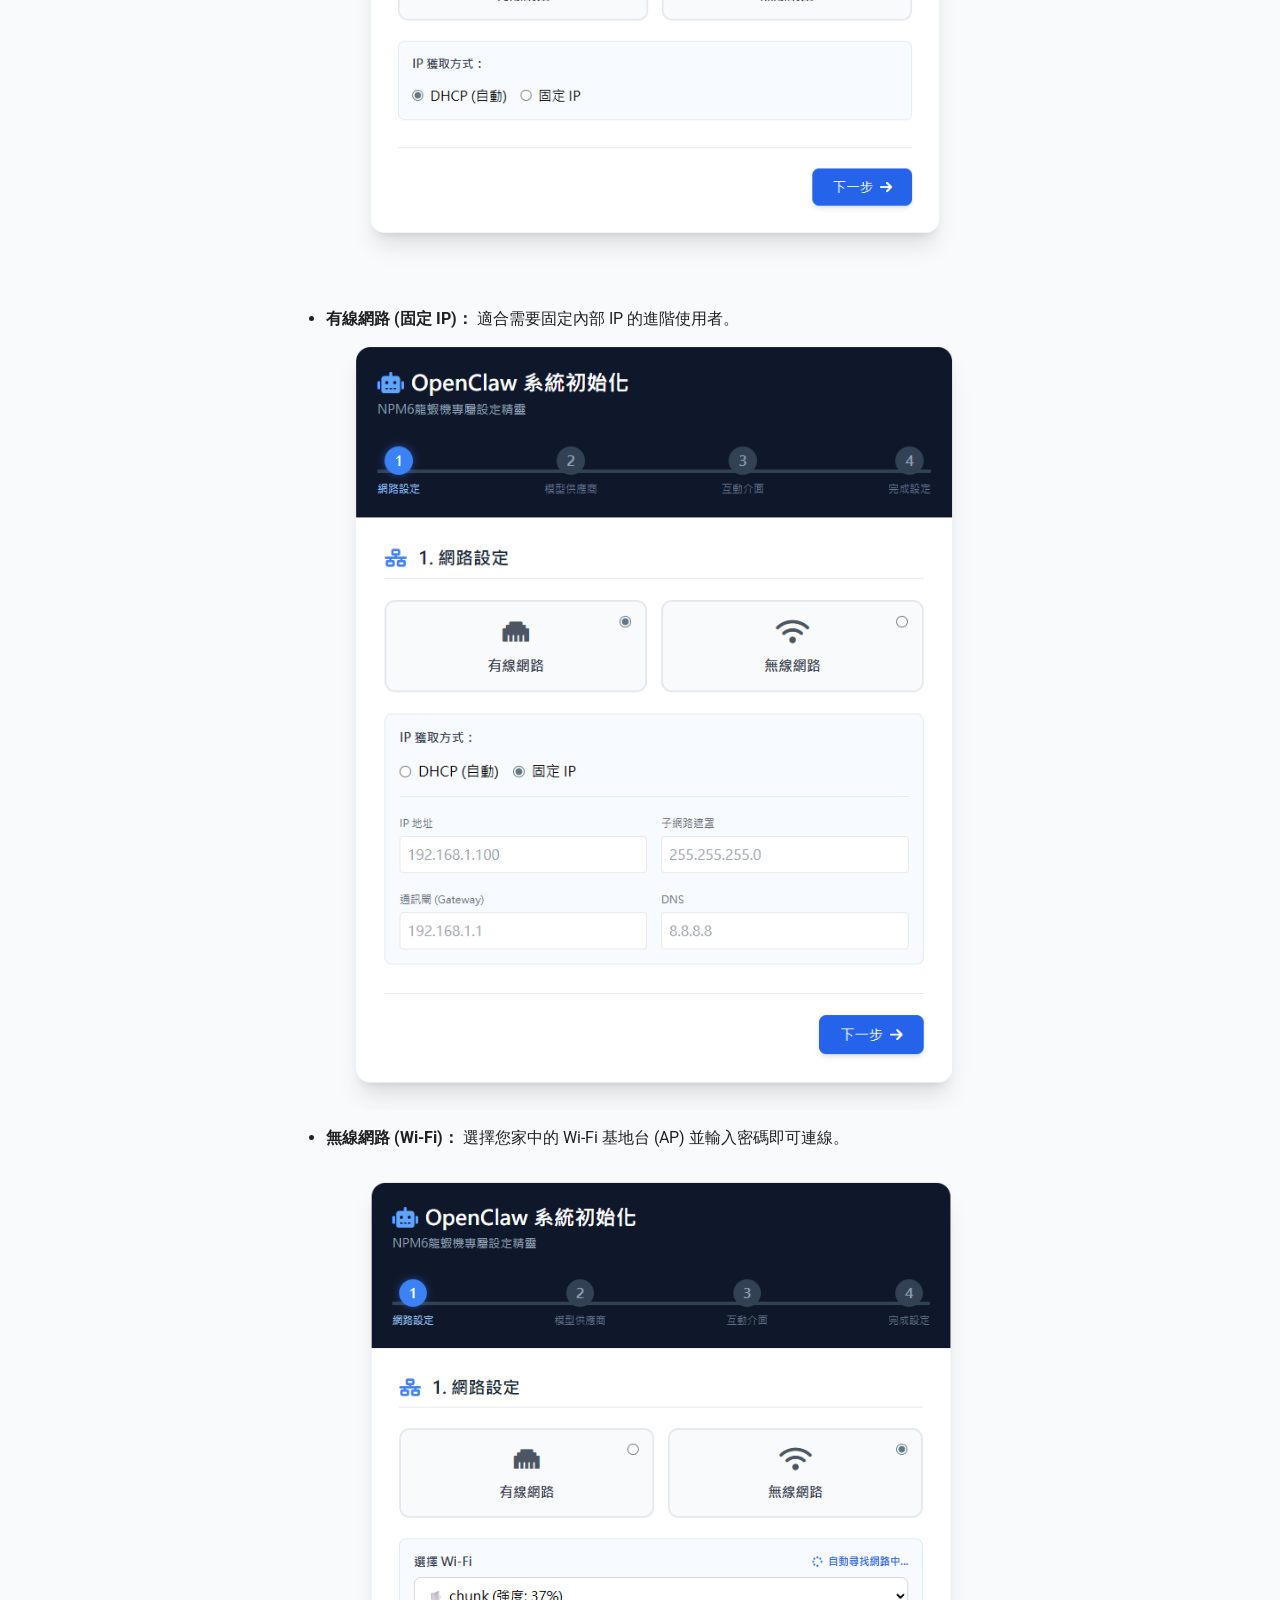
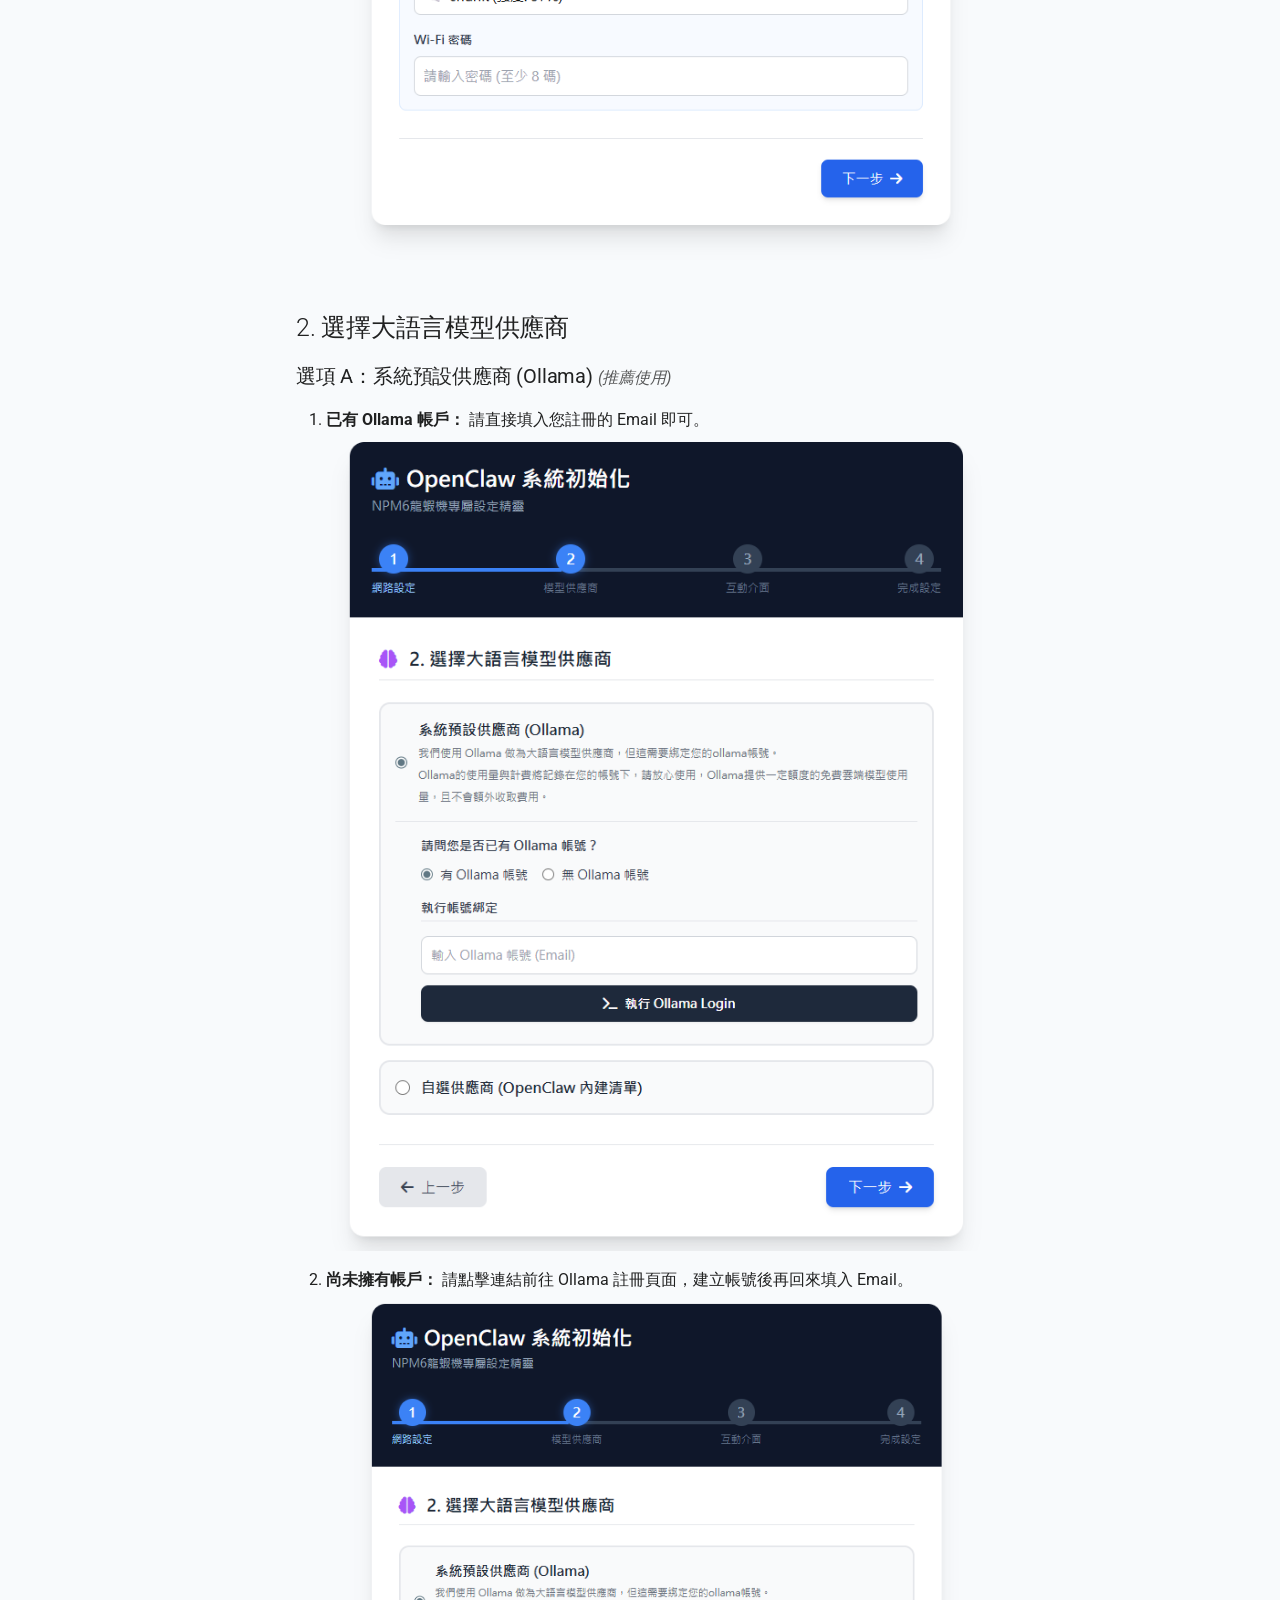
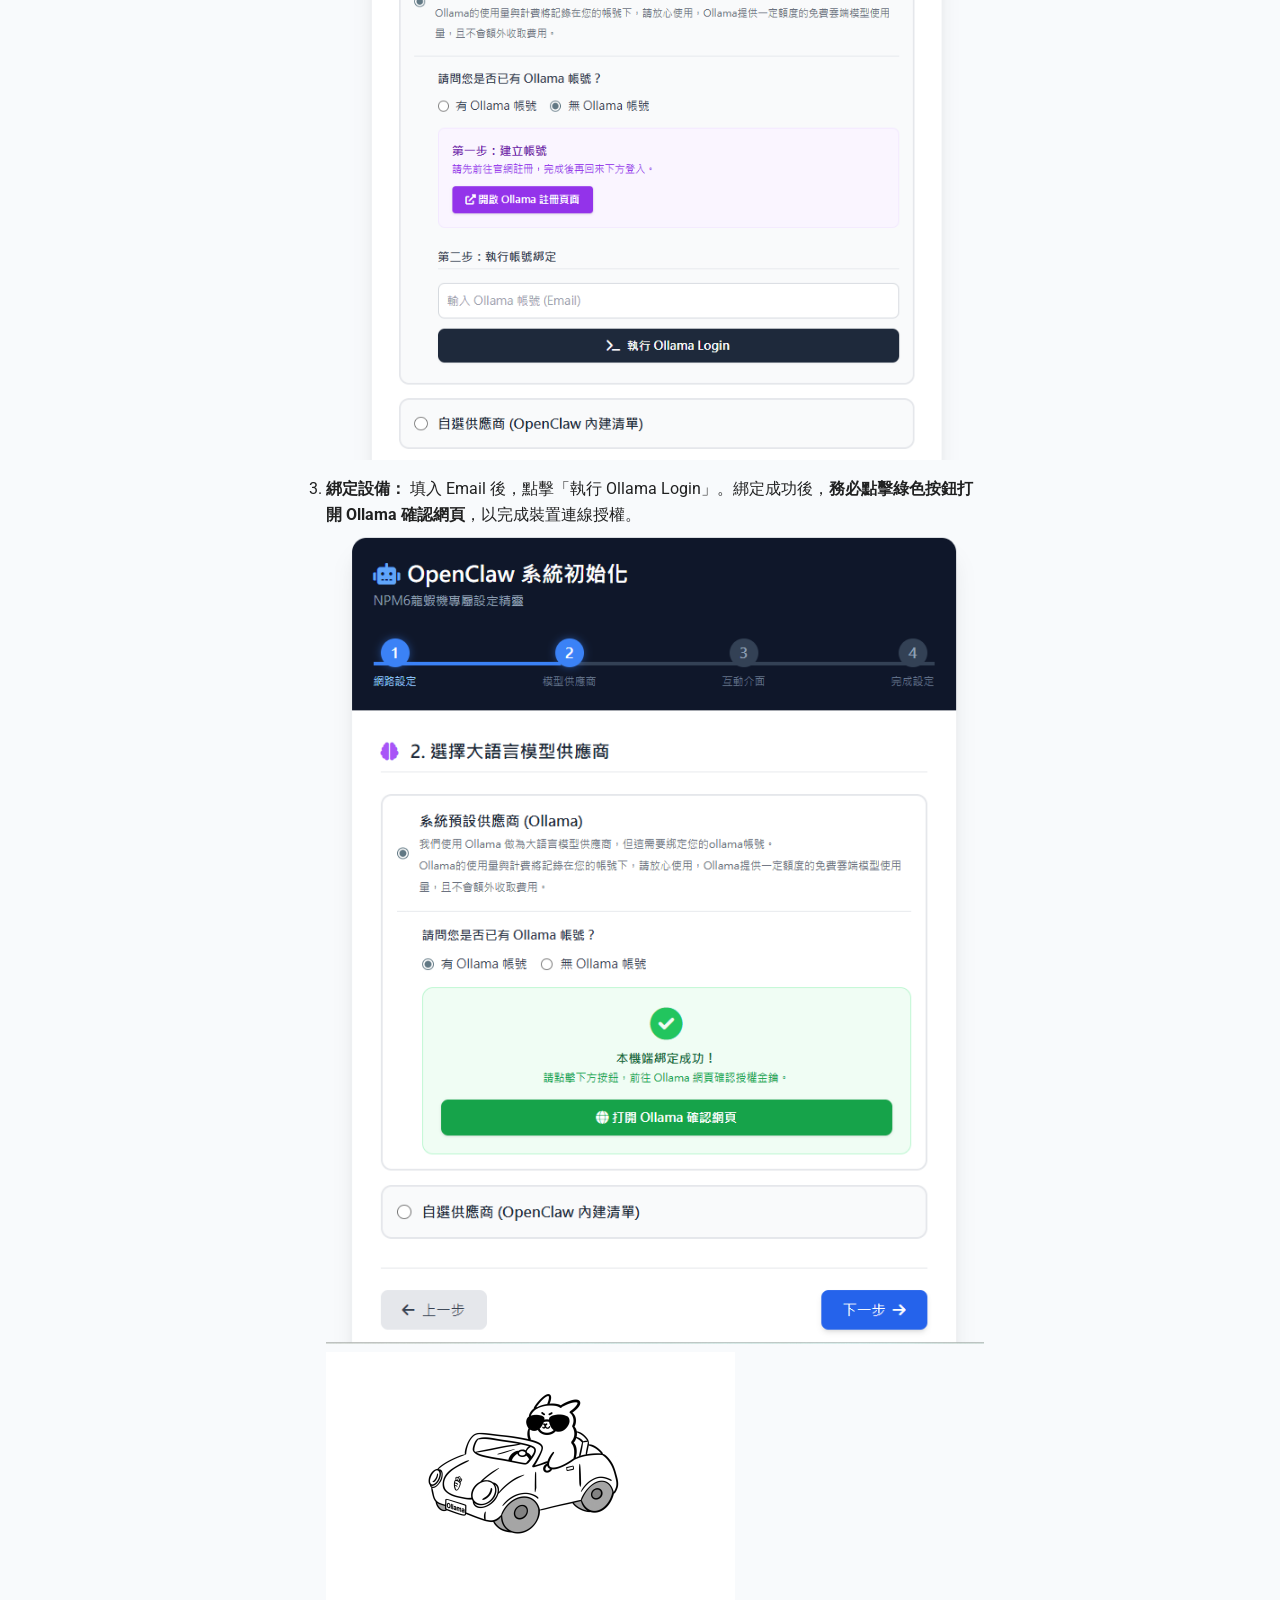
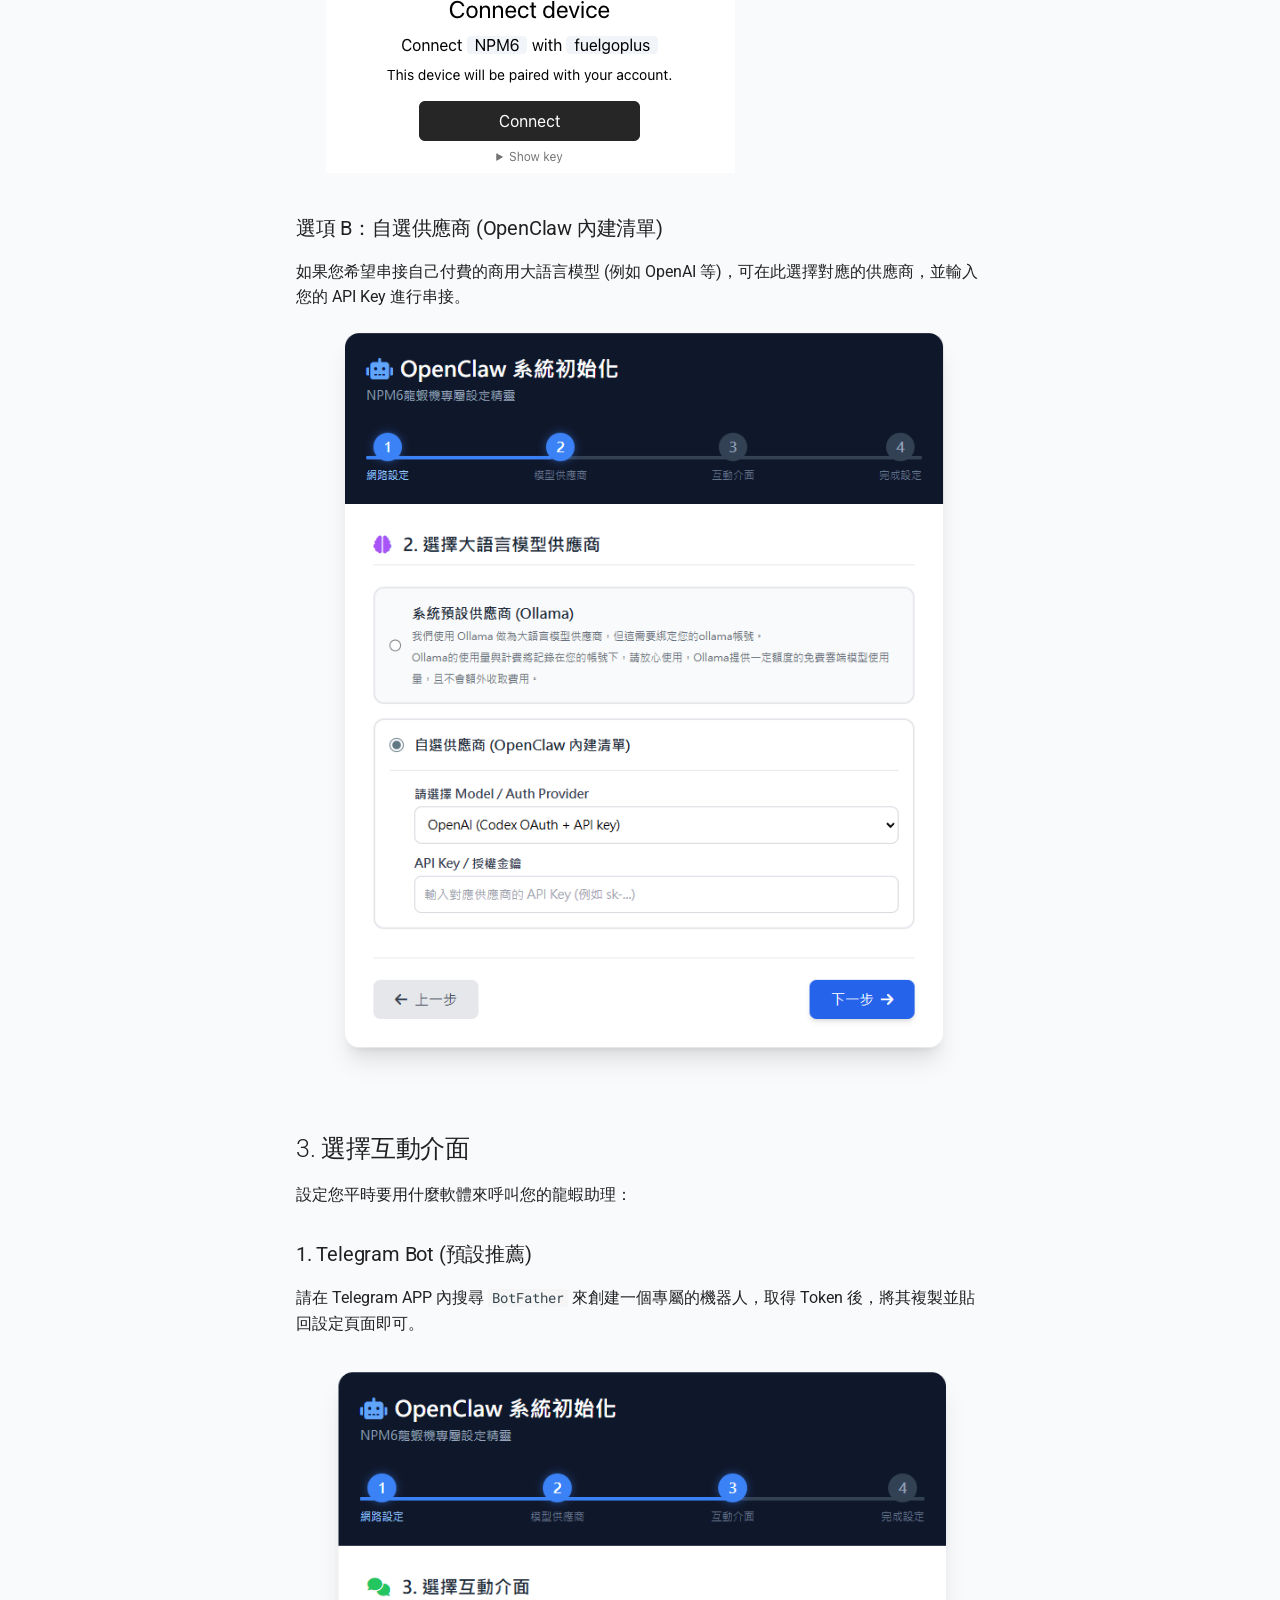
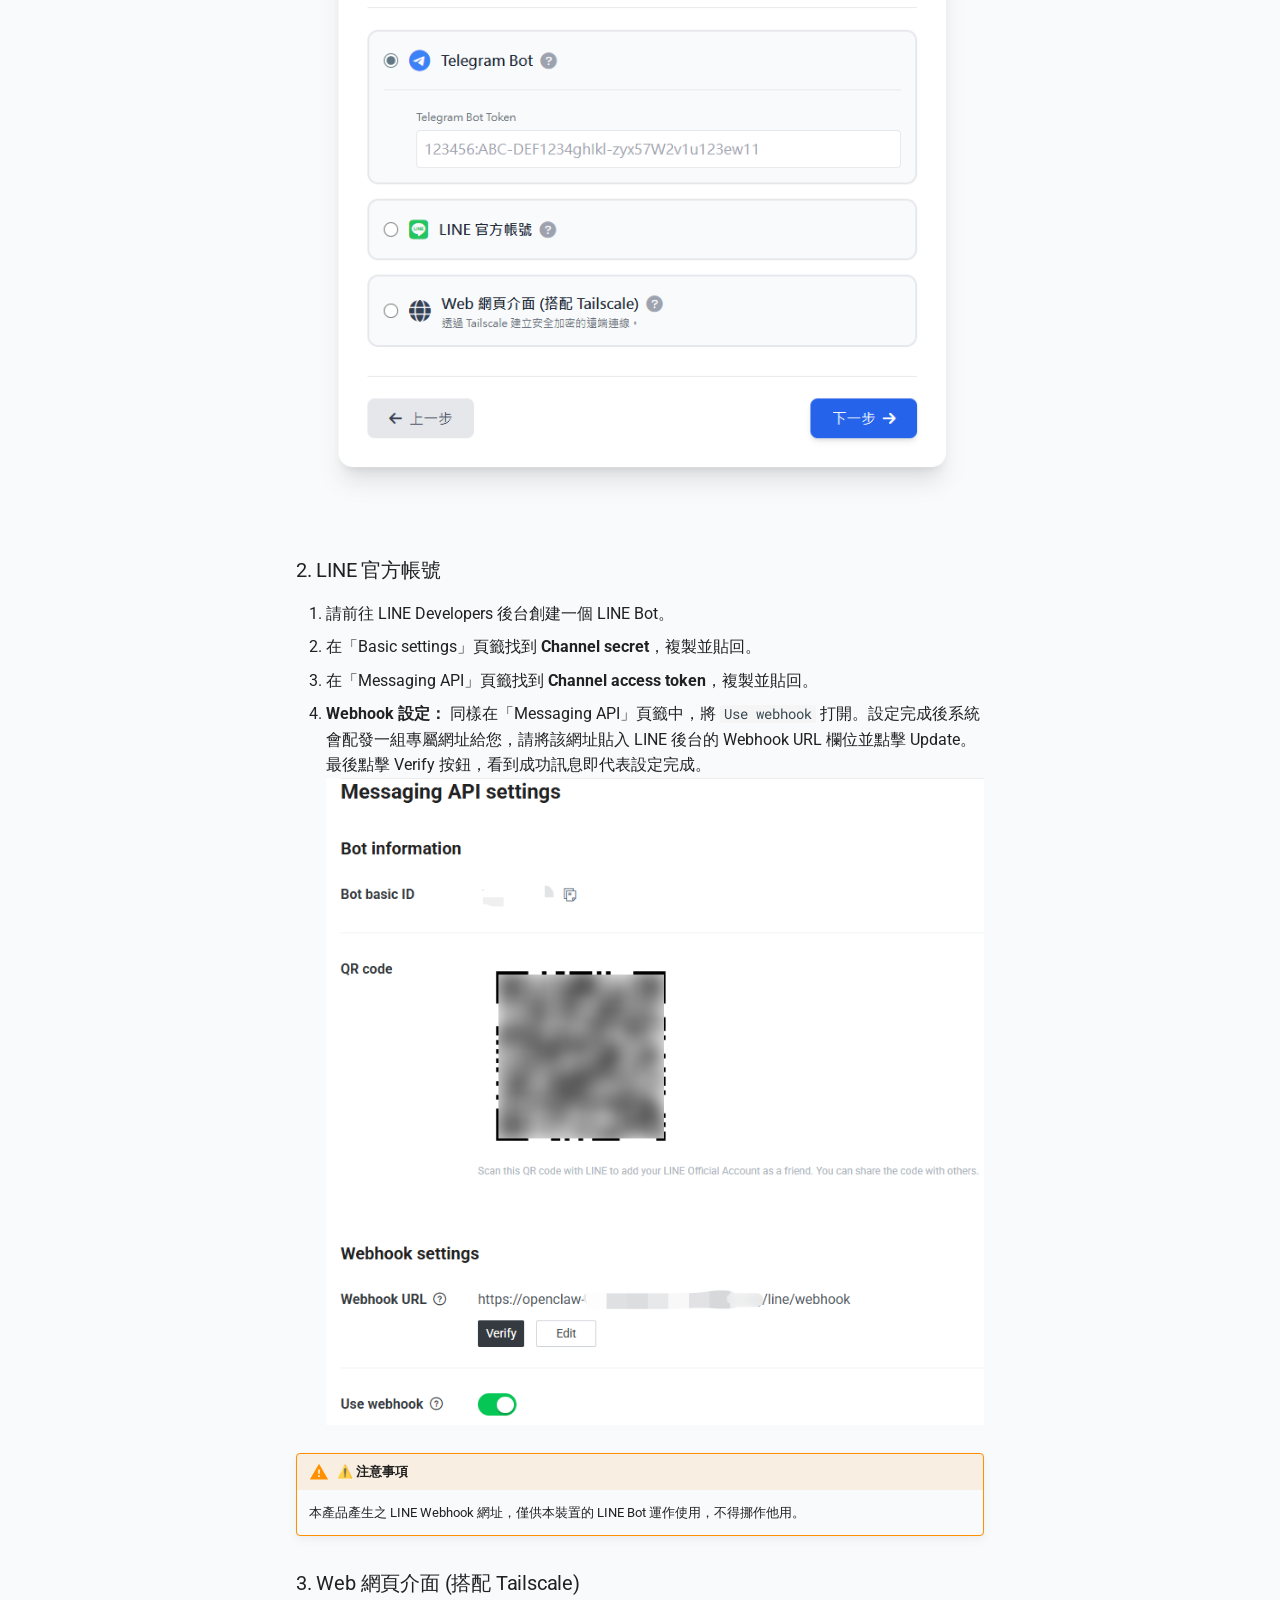
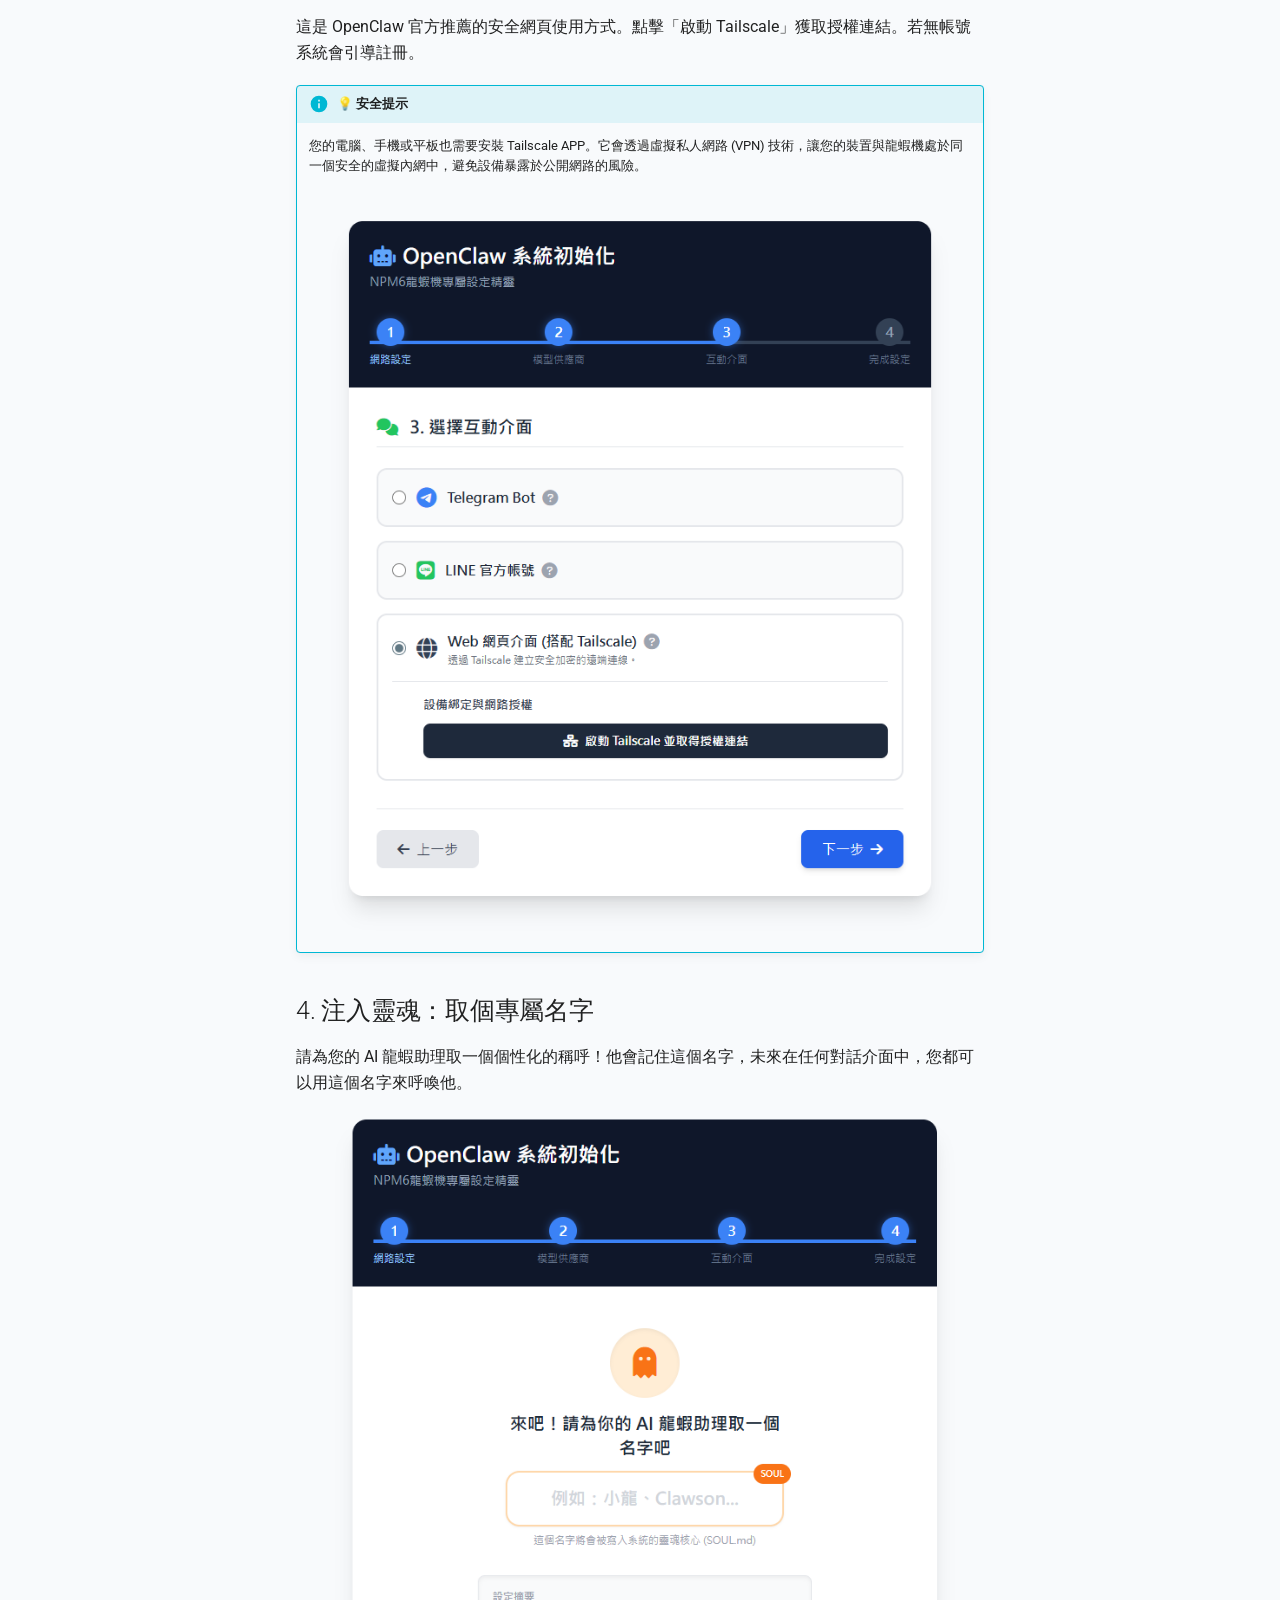
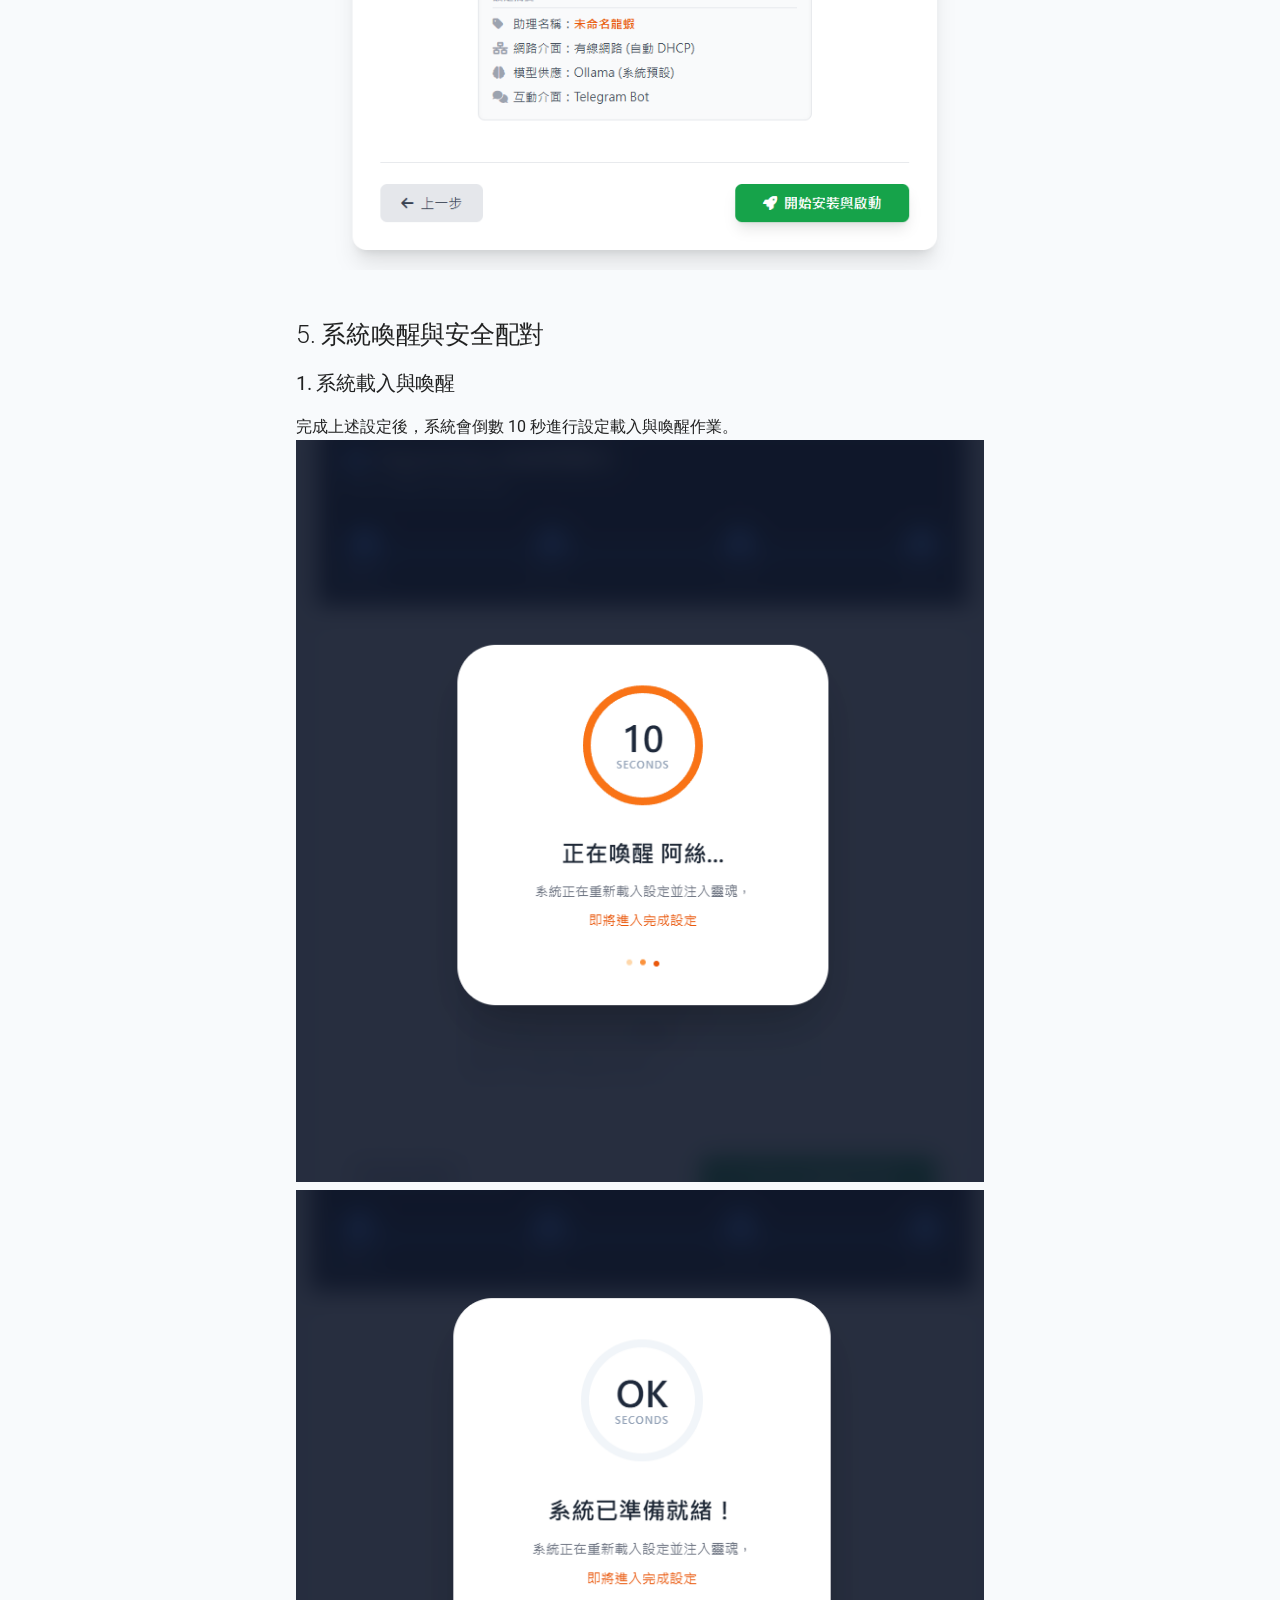
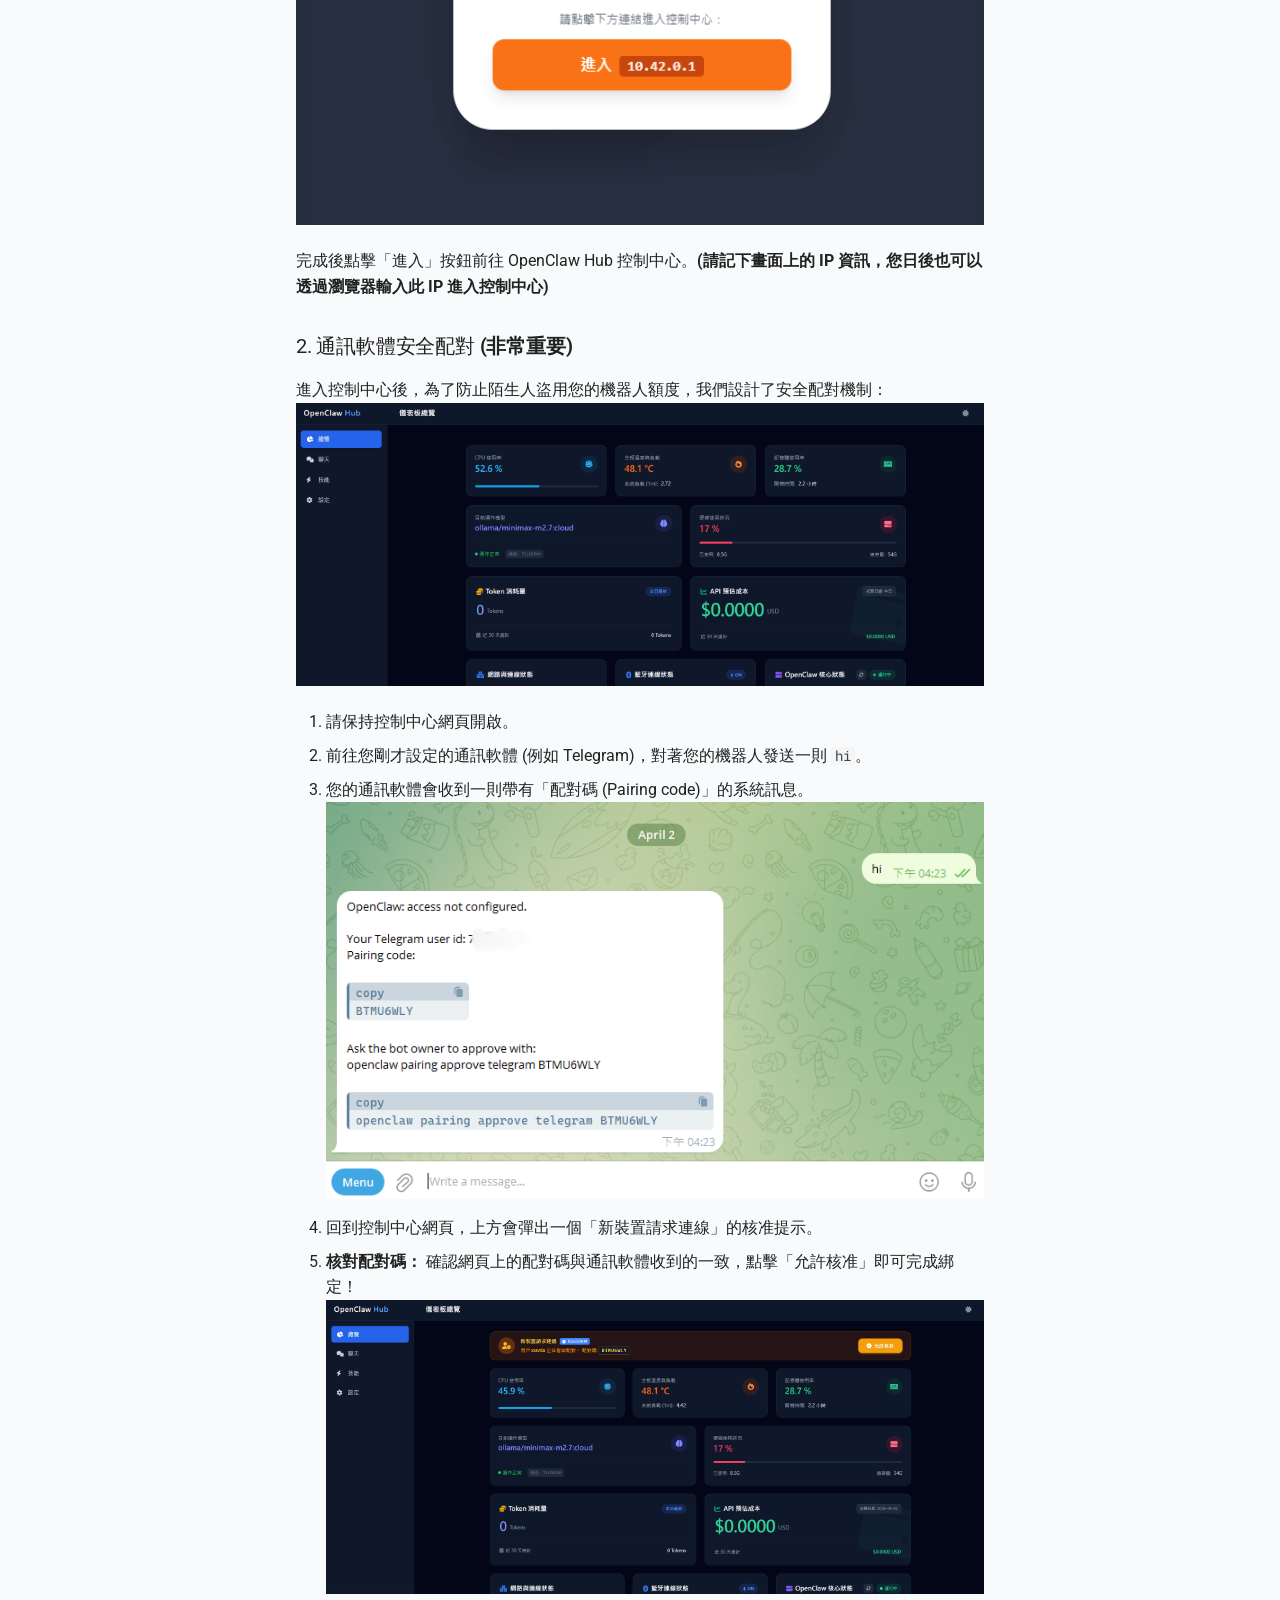
<file: installation/index.html>
<!doctype html>
<html lang="zh-TW" class="no-js">
  <head>
    
      <meta charset="utf-8">
      <meta name="viewport" content="width=device-width,initial-scale=1">
      
        <meta name="description" content="說明與組裝指南">
      
      
        <meta name="author" content="Bear/JinPi Technology Co., Ltd.">
      
      
        <link rel="canonical" href="https://docs.jinpi.cc/openclaw/installation/">
      
      
        <link rel="prev" href="..">
      
      
        <link rel="next" href="../manuals/">
      
      
        
      
      
      <link rel="icon" href="../assets/images/jinpi-logo2.png">
      <meta name="generator" content="mkdocs-1.6.1, mkdocs-material-9.7.6">
    
    
      
        <title>🦖 安裝指南 - AI助理 文件庫</title>
      
    
    
      <link rel="stylesheet" href="../assets/stylesheets/main.484c7ddc.min.css">
      
      


    
    
      
    
    
      
        
        
        <link rel="preconnect" href="https://fonts.gstatic.com" crossorigin>
        <link rel="stylesheet" href="https://fonts.googleapis.com/css?family=Roboto:300,300i,400,400i,700,700i%7CRoboto+Mono:400,400i,700,700i&display=fallback">
        <style>:root{--md-text-font:"Roboto";--md-code-font:"Roboto Mono"}</style>
      
    
    
      <link rel="stylesheet" href="../assets/stylesheets/custom.css">
    
    <script>__md_scope=new URL("..",location),__md_hash=e=>[...e].reduce(((e,_)=>(e<<5)-e+_.charCodeAt(0)),0),__md_get=(e,_=localStorage,t=__md_scope)=>JSON.parse(_.getItem(t.pathname+"."+e)),__md_set=(e,_,t=localStorage,a=__md_scope)=>{try{t.setItem(a.pathname+"."+e,JSON.stringify(_))}catch(e){}}</script>
    
      

    
    
  </head>
  
  
    <body dir="ltr">
  
    
    <input class="md-toggle" data-md-toggle="drawer" type="checkbox" id="__drawer" autocomplete="off">
    <input class="md-toggle" data-md-toggle="search" type="checkbox" id="__search" autocomplete="off">
    <label class="md-overlay" for="__drawer"></label>
    <div data-md-component="skip">
      
        
        <a href="#ai" class="md-skip">
          跳轉到
        </a>
      
    </div>
    <div data-md-component="announce">
      
    </div>
    
    
      

  

<header class="md-header md-header--shadow" data-md-component="header">
  <nav class="md-header__inner md-grid" aria-label="頁首">
    <a href=".." title="AI助理 文件庫" class="md-header__button md-logo" aria-label="AI助理 文件庫" data-md-component="logo">
      
  <img src="../assets/images/jinpi-logo2.png" alt="logo">

    </a>
    <label class="md-header__button md-icon" for="__drawer">
      
      <svg xmlns="http://www.w3.org/2000/svg" viewBox="0 0 24 24"><path d="M3 6h18v2H3zm0 5h18v2H3zm0 5h18v2H3z"/></svg>
    </label>
    <div class="md-header__title" data-md-component="header-title">
      <div class="md-header__ellipsis">
        <div class="md-header__topic">
          <span class="md-ellipsis">
            AI助理 文件庫
          </span>
        </div>
        <div class="md-header__topic" data-md-component="header-topic">
          <span class="md-ellipsis">
            
              🦖 安裝指南
            
          </span>
        </div>
      </div>
    </div>
    
    
      <script>var palette=__md_get("__palette");if(palette&&palette.color){if("(prefers-color-scheme)"===palette.color.media){var media=matchMedia("(prefers-color-scheme: light)"),input=document.querySelector(media.matches?"[data-md-color-media='(prefers-color-scheme: light)']":"[data-md-color-media='(prefers-color-scheme: dark)']");palette.color.media=input.getAttribute("data-md-color-media"),palette.color.scheme=input.getAttribute("data-md-color-scheme"),palette.color.primary=input.getAttribute("data-md-color-primary"),palette.color.accent=input.getAttribute("data-md-color-accent")}for(var[key,value]of Object.entries(palette.color))document.body.setAttribute("data-md-color-"+key,value)}</script>
    
    
    
      
      
        <label class="md-header__button md-icon" for="__search">
          
          <svg xmlns="http://www.w3.org/2000/svg" viewBox="0 0 24 24"><path d="M9.5 3A6.5 6.5 0 0 1 16 9.5c0 1.61-.59 3.09-1.56 4.23l.27.27h.79l5 5-1.5 1.5-5-5v-.79l-.27-.27A6.52 6.52 0 0 1 9.5 16 6.5 6.5 0 0 1 3 9.5 6.5 6.5 0 0 1 9.5 3m0 2C7 5 5 7 5 9.5S7 14 9.5 14 14 12 14 9.5 12 5 9.5 5"/></svg>
        </label>
        <div class="md-search" data-md-component="search" role="dialog">
  <label class="md-search__overlay" for="__search"></label>
  <div class="md-search__inner" role="search">
    <form class="md-search__form" name="search">
      <input type="text" class="md-search__input" name="query" aria-label="搜尋" placeholder="搜尋" autocapitalize="off" autocorrect="off" autocomplete="off" spellcheck="false" data-md-component="search-query" required>
      <label class="md-search__icon md-icon" for="__search">
        
        <svg xmlns="http://www.w3.org/2000/svg" viewBox="0 0 24 24"><path d="M9.5 3A6.5 6.5 0 0 1 16 9.5c0 1.61-.59 3.09-1.56 4.23l.27.27h.79l5 5-1.5 1.5-5-5v-.79l-.27-.27A6.52 6.52 0 0 1 9.5 16 6.5 6.5 0 0 1 3 9.5 6.5 6.5 0 0 1 9.5 3m0 2C7 5 5 7 5 9.5S7 14 9.5 14 14 12 14 9.5 12 5 9.5 5"/></svg>
        
        <svg xmlns="http://www.w3.org/2000/svg" viewBox="0 0 24 24"><path d="M20 11v2H8l5.5 5.5-1.42 1.42L4.16 12l7.92-7.92L13.5 5.5 8 11z"/></svg>
      </label>
      <nav class="md-search__options" aria-label="搜尋">
        
        <button type="reset" class="md-search__icon md-icon" title="清除" aria-label="清除" tabindex="-1">
          
          <svg xmlns="http://www.w3.org/2000/svg" viewBox="0 0 24 24"><path d="M19 6.41 17.59 5 12 10.59 6.41 5 5 6.41 10.59 12 5 17.59 6.41 19 12 13.41 17.59 19 19 17.59 13.41 12z"/></svg>
        </button>
      </nav>
      
        <div class="md-search__suggest" data-md-component="search-suggest"></div>
      
    </form>
    <div class="md-search__output">
      <div class="md-search__scrollwrap" tabindex="0" data-md-scrollfix>
        <div class="md-search-result" data-md-component="search-result">
          <div class="md-search-result__meta">
            正在初始化搜尋引擎
          </div>
          <ol class="md-search-result__list" role="presentation"></ol>
        </div>
      </div>
    </div>
  </div>
</div>
      
    
    
  </nav>
  
</header>
    
    <div class="md-container" data-md-component="container">
      
      
        
          
        
      
      <main class="md-main" data-md-component="main">
        <div class="md-main__inner md-grid">
          
            
              
              <div class="md-sidebar md-sidebar--primary" data-md-component="sidebar" data-md-type="navigation" >
                <div class="md-sidebar__scrollwrap">
                  <div class="md-sidebar__inner">
                    



<nav class="md-nav md-nav--primary" aria-label="導覽列" data-md-level="0">
  <label class="md-nav__title" for="__drawer">
    <a href=".." title="AI助理 文件庫" class="md-nav__button md-logo" aria-label="AI助理 文件庫" data-md-component="logo">
      
  <img src="../assets/images/jinpi-logo2.png" alt="logo">

    </a>
    AI助理 文件庫
  </label>
  
  <ul class="md-nav__list" data-md-scrollfix>
    
      
      
  
  
  
  
    <li class="md-nav__item">
      <a href=".." class="md-nav__link">
        
  
  
  <span class="md-ellipsis">
    
  
    🏠 首頁
  

    
  </span>
  
  

      </a>
    </li>
  

    
      
      
  
  
    
  
  
  
    <li class="md-nav__item md-nav__item--active">
      
      <input class="md-nav__toggle md-toggle" type="checkbox" id="__toc">
      
      
        
      
      
        <label class="md-nav__link md-nav__link--active" for="__toc">
          
  
  
  <span class="md-ellipsis">
    
  
    🦖 安裝指南
  

    
  </span>
  
  

          <span class="md-nav__icon md-icon"></span>
        </label>
      
      <a href="./" class="md-nav__link md-nav__link--active">
        
  
  
  <span class="md-ellipsis">
    
  
    🦖 安裝指南
  

    
  </span>
  
  

      </a>
      
        

<nav class="md-nav md-nav--secondary" aria-label="目錄">
  
  
  
    
  
  
    <label class="md-nav__title" for="__toc">
      <span class="md-nav__icon md-icon"></span>
      目錄
    </label>
    <ul class="md-nav__list" data-md-component="toc" data-md-scrollfix>
      
        <li class="md-nav__item">
  <a href="#_1" class="md-nav__link">
    <span class="md-ellipsis">
      
        初使化連接
      
    </span>
  </a>
  
</li>
      
        <li class="md-nav__item">
  <a href="#1" class="md-nav__link">
    <span class="md-ellipsis">
      
        1. 網路設定
      
    </span>
  </a>
  
</li>
      
        <li class="md-nav__item">
  <a href="#2" class="md-nav__link">
    <span class="md-ellipsis">
      
        2. 選擇大語言模型供應商
      
    </span>
  </a>
  
    <nav class="md-nav" aria-label="2. 選擇大語言模型供應商">
      <ul class="md-nav__list">
        
          <li class="md-nav__item">
  <a href="#a-ollama" class="md-nav__link">
    <span class="md-ellipsis">
      
        選項 A：系統預設供應商 (Ollama) (推薦使用)
      
    </span>
  </a>
  
</li>
        
          <li class="md-nav__item">
  <a href="#b-openclaw" class="md-nav__link">
    <span class="md-ellipsis">
      
        選項 B：自選供應商 (OpenClaw 內建清單)
      
    </span>
  </a>
  
</li>
        
      </ul>
    </nav>
  
</li>
      
        <li class="md-nav__item">
  <a href="#3" class="md-nav__link">
    <span class="md-ellipsis">
      
        3. 選擇互動介面
      
    </span>
  </a>
  
    <nav class="md-nav" aria-label="3. 選擇互動介面">
      <ul class="md-nav__list">
        
          <li class="md-nav__item">
  <a href="#1-telegram-bot" class="md-nav__link">
    <span class="md-ellipsis">
      
        1. Telegram Bot (預設推薦)
      
    </span>
  </a>
  
</li>
        
          <li class="md-nav__item">
  <a href="#2-line" class="md-nav__link">
    <span class="md-ellipsis">
      
        2. LINE 官方帳號
      
    </span>
  </a>
  
</li>
        
          <li class="md-nav__item">
  <a href="#3-web-tailscale" class="md-nav__link">
    <span class="md-ellipsis">
      
        3. Web 網頁介面 (搭配 Tailscale)
      
    </span>
  </a>
  
</li>
        
      </ul>
    </nav>
  
</li>
      
        <li class="md-nav__item">
  <a href="#4" class="md-nav__link">
    <span class="md-ellipsis">
      
        4. 注入靈魂：取個專屬名字
      
    </span>
  </a>
  
</li>
      
        <li class="md-nav__item">
  <a href="#5" class="md-nav__link">
    <span class="md-ellipsis">
      
        5. 系統喚醒與安全配對
      
    </span>
  </a>
  
    <nav class="md-nav" aria-label="5. 系統喚醒與安全配對">
      <ul class="md-nav__list">
        
          <li class="md-nav__item">
  <a href="#1_1" class="md-nav__link">
    <span class="md-ellipsis">
      
        1. 系統載入與喚醒
      
    </span>
  </a>
  
</li>
        
          <li class="md-nav__item">
  <a href="#2_1" class="md-nav__link">
    <span class="md-ellipsis">
      
        2. 通訊軟體安全配對 (非常重要)
      
    </span>
  </a>
  
</li>
        
      </ul>
    </nav>
  
</li>
      
    </ul>
  
</nav>
      
    </li>
  

    
      
      
  
  
  
  
    <li class="md-nav__item">
      <a href="../manuals/" class="md-nav__link">
        
  
  
  <span class="md-ellipsis">
    
  
    🚀 設備說明
  

    
  </span>
  
  

      </a>
    </li>
  

    
      
      
  
  
  
  
    
    
    
    
    
    <li class="md-nav__item md-nav__item--nested">
      
        
        
        <input class="md-nav__toggle md-toggle " type="checkbox" id="__nav_4" >
        
          
          <label class="md-nav__link" for="__nav_4" id="__nav_4_label" tabindex="0">
            
  
  
  <span class="md-ellipsis">
    
  
    ☰ 使用範例
  

    
  </span>
  
  

            <span class="md-nav__icon md-icon"></span>
          </label>
        
        <nav class="md-nav" data-md-level="1" aria-labelledby="__nav_4_label" aria-expanded="false">
          <label class="md-nav__title" for="__nav_4">
            <span class="md-nav__icon md-icon"></span>
            
  
    ☰ 使用範例
  

          </label>
          <ul class="md-nav__list" data-md-scrollfix>
            
              
                
  
  
  
  
    <li class="md-nav__item">
      <a href="../examples/fortune-teller/" class="md-nav__link">
        
  
  
  <span class="md-ellipsis">
    
  
    🔮 占卜師
  

    
  </span>
  
  

      </a>
    </li>
  

              
            
          </ul>
        </nav>
      
    </li>
  

    
  </ul>
</nav>
                  </div>
                </div>
              </div>
            
            
              
              <div class="md-sidebar md-sidebar--secondary" data-md-component="sidebar" data-md-type="toc" >
                <div class="md-sidebar__scrollwrap">
                  <div class="md-sidebar__inner">
                    

<nav class="md-nav md-nav--secondary" aria-label="目錄">
  
  
  
    
  
  
    <label class="md-nav__title" for="__toc">
      <span class="md-nav__icon md-icon"></span>
      目錄
    </label>
    <ul class="md-nav__list" data-md-component="toc" data-md-scrollfix>
      
        <li class="md-nav__item">
  <a href="#_1" class="md-nav__link">
    <span class="md-ellipsis">
      
        初使化連接
      
    </span>
  </a>
  
</li>
      
        <li class="md-nav__item">
  <a href="#1" class="md-nav__link">
    <span class="md-ellipsis">
      
        1. 網路設定
      
    </span>
  </a>
  
</li>
      
        <li class="md-nav__item">
  <a href="#2" class="md-nav__link">
    <span class="md-ellipsis">
      
        2. 選擇大語言模型供應商
      
    </span>
  </a>
  
    <nav class="md-nav" aria-label="2. 選擇大語言模型供應商">
      <ul class="md-nav__list">
        
          <li class="md-nav__item">
  <a href="#a-ollama" class="md-nav__link">
    <span class="md-ellipsis">
      
        選項 A：系統預設供應商 (Ollama) (推薦使用)
      
    </span>
  </a>
  
</li>
        
          <li class="md-nav__item">
  <a href="#b-openclaw" class="md-nav__link">
    <span class="md-ellipsis">
      
        選項 B：自選供應商 (OpenClaw 內建清單)
      
    </span>
  </a>
  
</li>
        
      </ul>
    </nav>
  
</li>
      
        <li class="md-nav__item">
  <a href="#3" class="md-nav__link">
    <span class="md-ellipsis">
      
        3. 選擇互動介面
      
    </span>
  </a>
  
    <nav class="md-nav" aria-label="3. 選擇互動介面">
      <ul class="md-nav__list">
        
          <li class="md-nav__item">
  <a href="#1-telegram-bot" class="md-nav__link">
    <span class="md-ellipsis">
      
        1. Telegram Bot (預設推薦)
      
    </span>
  </a>
  
</li>
        
          <li class="md-nav__item">
  <a href="#2-line" class="md-nav__link">
    <span class="md-ellipsis">
      
        2. LINE 官方帳號
      
    </span>
  </a>
  
</li>
        
          <li class="md-nav__item">
  <a href="#3-web-tailscale" class="md-nav__link">
    <span class="md-ellipsis">
      
        3. Web 網頁介面 (搭配 Tailscale)
      
    </span>
  </a>
  
</li>
        
      </ul>
    </nav>
  
</li>
      
        <li class="md-nav__item">
  <a href="#4" class="md-nav__link">
    <span class="md-ellipsis">
      
        4. 注入靈魂：取個專屬名字
      
    </span>
  </a>
  
</li>
      
        <li class="md-nav__item">
  <a href="#5" class="md-nav__link">
    <span class="md-ellipsis">
      
        5. 系統喚醒與安全配對
      
    </span>
  </a>
  
    <nav class="md-nav" aria-label="5. 系統喚醒與安全配對">
      <ul class="md-nav__list">
        
          <li class="md-nav__item">
  <a href="#1_1" class="md-nav__link">
    <span class="md-ellipsis">
      
        1. 系統載入與喚醒
      
    </span>
  </a>
  
</li>
        
          <li class="md-nav__item">
  <a href="#2_1" class="md-nav__link">
    <span class="md-ellipsis">
      
        2. 通訊軟體安全配對 (非常重要)
      
    </span>
  </a>
  
</li>
        
      </ul>
    </nav>
  
</li>
      
    </ul>
  
</nav>
                  </div>
                </div>
              </div>
            
          
          
            <div class="md-content" data-md-component="content">
              
              <article class="md-content__inner md-typeset">
                
                  



<h1 id="ai">🤖 AI助理 系統初始化指南</h1>
<p>專屬設定精靈，只需幾個簡單步驟，立即喚醒您的 AI 助理。</p>
<hr />
<h2 id="_1">初使化連接</h2>
<p>待系統紅燈恆亮之後，看到綠燈閃爍時即表示進入初使化安裝，<br />
此時打開你的手機或電腦的WIFI設定處搜尋「openclawNPM6」開頭的網路並加入。
<img alt="WIFI掃描介面" src="../assets/images/0-1.png" />  </p>
<p><strong>無線網路的預設密碼為 : 12345678</strong><br />
<img alt="WIFI密碼介面" src="../assets/images/0-2.png" />    </p>
<p>接下來打開你的瀏覽器，輸入以下網址並連接： <strong>10.42.0.1</strong>
<img alt="WIFI密碼介面" src="../assets/images/0-3.png" /> </p>
<h2 id="1">1. 網路設定</h2>
<p>首先，請為您的龍蝦機連接網路。您可以根據您的環境選擇以下三種方式之一：</p>
<ul>
<li><strong>有線網路 (DHCP 自動取得)：</strong> 插入網路線後，系統將自動取得 IP 位址。
  <img alt="有線網路 DHCP 設定" src="../assets/images/1-1.png" /></li>
<li><strong>有線網路 (固定 IP)：</strong> 適合需要固定內部 IP 的進階使用者。
  <img alt="有線網路 固定 IP 設定" src="../assets/images/1-2.png" /></li>
<li><strong>無線網路 (Wi-Fi)：</strong> 選擇您家中的 Wi-Fi 基地台 (AP) 並輸入密碼即可連線。
  <img alt="無線網路 Wi-Fi 設定" src="../assets/images/1-3.png" /></li>
</ul>
<h2 id="2">2. 選擇大語言模型供應商</h2>
<h3 id="a-ollama">選項 A：系統預設供應商 (Ollama) <small><em>(推薦使用)</em></small></h3>
<ol>
<li><strong>已有 Ollama 帳戶：</strong> 請直接填入您註冊的 Email 即可。
   <img alt="Ollama 帳戶登入" src="../assets/images/2-1.png" /></li>
<li><strong>尚未擁有帳戶：</strong> 請點擊連結前往 Ollama 註冊頁面，建立帳號後再回來填入 Email。
   <img alt="Ollama 註冊頁面" src="../assets/images/2-2.png" /></li>
<li><strong>綁定設備：</strong> 填入 Email 後，點擊「執行 Ollama Login」。綁定成功後，<strong>務必點擊綠色按鈕打開 Ollama 確認網頁</strong>，以完成裝置連線授權。
   <img alt="Ollama 確認網頁" src="../assets/images/2-1-1.png" />
   <img alt="Ollama 裝置授權" src="../assets/images/2-1-2.png" /></li>
</ol>
<h3 id="b-openclaw">選項 B：自選供應商 (OpenClaw 內建清單)</h3>
<p>如果您希望串接自己付費的商用大語言模型 (例如 OpenAI 等)，可在此選擇對應的供應商，並輸入您的 API Key 進行串接。
<img alt="模型供應商介面" src="../assets/images/2-3.png" /></p>
<h2 id="3">3. 選擇互動介面</h2>
<p>設定您平時要用什麼軟體來呼叫您的龍蝦助理：</p>
<h3 id="1-telegram-bot">1. Telegram Bot (預設推薦)</h3>
<p>請在 Telegram APP 內搜尋 <code>BotFather</code> 來創建一個專屬的機器人，取得 Token 後，將其複製並貼回設定頁面即可。
<img alt="Telegram Bot 設定" src="../assets/images/3-1.png" /></p>
<h3 id="2-line">2. LINE 官方帳號</h3>
<ol>
<li>請前往 LINE Developers 後台創建一個 LINE Bot。</li>
<li>在「Basic settings」頁籤找到 <strong>Channel secret</strong>，複製並貼回。</li>
<li>在「Messaging API」頁籤找到 <strong>Channel access token</strong>，複製並貼回。</li>
<li><strong>Webhook 設定：</strong> 同樣在「Messaging API」頁籤中，將 <code>Use webhook</code> 打開。設定完成後系統會配發一組專屬網址給您，請將該網址貼入 LINE 後台的 Webhook URL 欄位並點擊 Update。最後點擊 Verify 按鈕，看到成功訊息即代表設定完成。
   <img alt="LINE Webhook 設定" src="../assets/images/3-2-2.png" /></li>
</ol>
<div class="admonition warning">
<p class="admonition-title">⚠️ 注意事項</p>
<p>本產品產生之 LINE Webhook 網址，僅供本裝置的 LINE Bot 運作使用，不得挪作他用。</p>
</div>
<h3 id="3-web-tailscale">3. Web 網頁介面 (搭配 Tailscale)</h3>
<p>這是 OpenClaw 官方推薦的安全網頁使用方式。點擊「啟動 Tailscale」獲取授權連結。若無帳號系統會引導註冊。</p>
<div class="admonition info">
<p class="admonition-title">💡 安全提示</p>
<p>您的電腦、手機或平板也需要安裝 Tailscale APP。它會透過虛擬私人網路 (VPN) 技術，讓您的裝置與龍蝦機處於同一個安全的虛擬內網中，避免設備暴露於公開網路的風險。
<br>
<img alt="Tailscale 設定" src="../assets/images/3-3.png" /></p>
</div>
<h2 id="4">4. 注入靈魂：取個專屬名字</h2>
<p>請為您的 AI 龍蝦助理取一個個性化的稱呼！他會記住這個名字，未來在任何對話介面中，您都可以用這個名字來呼喚他。
<img alt="命名介面" src="../assets/images/4-1.png" /></p>
<h2 id="5">5. 系統喚醒與安全配對</h2>
<h3 id="1_1">1. 系統載入與喚醒</h3>
<p>完成上述設定後，系統會倒數 10 秒進行設定載入與喚醒作業。
<img alt="系統載入畫面" src="../assets/images/5-1.png" />
<img alt="系統喚醒畫面" src="../assets/images/5-2.png" /></p>
<p>完成後點擊「進入」按鈕前往 OpenClaw Hub 控制中心。<strong>(請記下畫面上的 IP 資訊，您日後也可以透過瀏覽器輸入此 IP 進入控制中心)</strong></p>
<h3 id="2_1">2. 通訊軟體安全配對 <strong>(非常重要)</strong></h3>
<p>進入控制中心後，為了防止陌生人盜用您的機器人額度，我們設計了安全配對機制：
<img alt="控制中心介面" src="../assets/images/6-1.png" /></p>
<ol>
<li>請保持控制中心網頁開啟。</li>
<li>前往您剛才設定的通訊軟體 (例如 Telegram)，對著您的機器人發送一則 <code>hi</code>。</li>
<li>您的通訊軟體會收到一則帶有「配對碼 (Pairing code)」的系統訊息。
   <img alt="收到配對碼" src="../assets/images/6-4.png" /></li>
<li>回到控制中心網頁，上方會彈出一個「新裝置請求連線」的核准提示。</li>
<li><strong>核對配對碼：</strong> 確認網頁上的配對碼與通訊軟體收到的一致，點擊「允許核准」即可完成綁定！
   <img alt="核准配對綁定" src="../assets/images/6-3.png" /></li>
</ol>
<div class="admonition info">
<p class="admonition-title">🎨 佈景主題小提示</p>
<p>控制中心右上角有「太陽 / 月亮」圖示，點擊即可自由切換淺色模式或深色模式。
<br>
<img alt="切換佈景主題" src="../assets/images/6-2.png" /></p>
</div>












                
              </article>
            </div>
          
          
<script>var target=document.getElementById(location.hash.slice(1));target&&target.name&&(target.checked=target.name.startsWith("__tabbed_"))</script>
        </div>
        
          <button type="button" class="md-top md-icon" data-md-component="top" hidden>
  
  <svg xmlns="http://www.w3.org/2000/svg" viewBox="0 0 24 24"><path d="M13 20h-2V8l-5.5 5.5-1.42-1.42L12 4.16l7.92 7.92-1.42 1.42L13 8z"/></svg>
  回到頂端
</button>
        
      </main>
      
        <footer class="md-footer">
  
  <div class="md-footer-meta md-typeset">
    <div class="md-footer-meta__inner md-grid">
      <div class="md-copyright">
  
    <div class="md-copyright__highlight">
      Copyright &copy; 2026 JinPi Technology Co., Ltd. All rights reserved - Openclaw Project
    </div>
  
  
</div>
      
    </div>
  </div>
</footer>
      
    </div>
    <div class="md-dialog" data-md-component="dialog">
      <div class="md-dialog__inner md-typeset"></div>
    </div>
    
    
    
      
      
      <script id="__config" type="application/json">{"annotate": null, "base": "..", "features": ["navigation.top", "search.suggest"], "search": "../assets/javascripts/workers/search.2c215733.min.js", "tags": null, "translations": {"clipboard.copied": "\u5df2\u8907\u88fd", "clipboard.copy": "\u8907\u88fd", "search.result.more.one": "\u6b64\u9801\u5c1a\u6709 1 \u500b\u7b26\u5408\u7684\u9805\u76ee", "search.result.more.other": "\u6b64\u9801\u5c1a\u6709 # \u500b\u7b26\u5408\u7684\u9805\u76ee", "search.result.none": "\u6c92\u6709\u7b26\u5408\u7684\u9805\u76ee", "search.result.one": "\u627e\u5230 1 \u500b\u7b26\u5408\u7684\u9805\u76ee", "search.result.other": "\u627e\u5230 # \u500b\u7b26\u5408\u7684\u9805\u76ee", "search.result.placeholder": "\u6253\u5b57\u9032\u884c\u641c\u5c0b", "search.result.term.missing": "\u7f3a\u5c11\u5b57\u8a5e", "select.version": "\u9078\u64c7\u7248\u672c"}, "version": null}</script>
    
    
      <script src="../assets/javascripts/bundle.79ae519e.min.js"></script>
      
    
  </body>
</html>
</file>
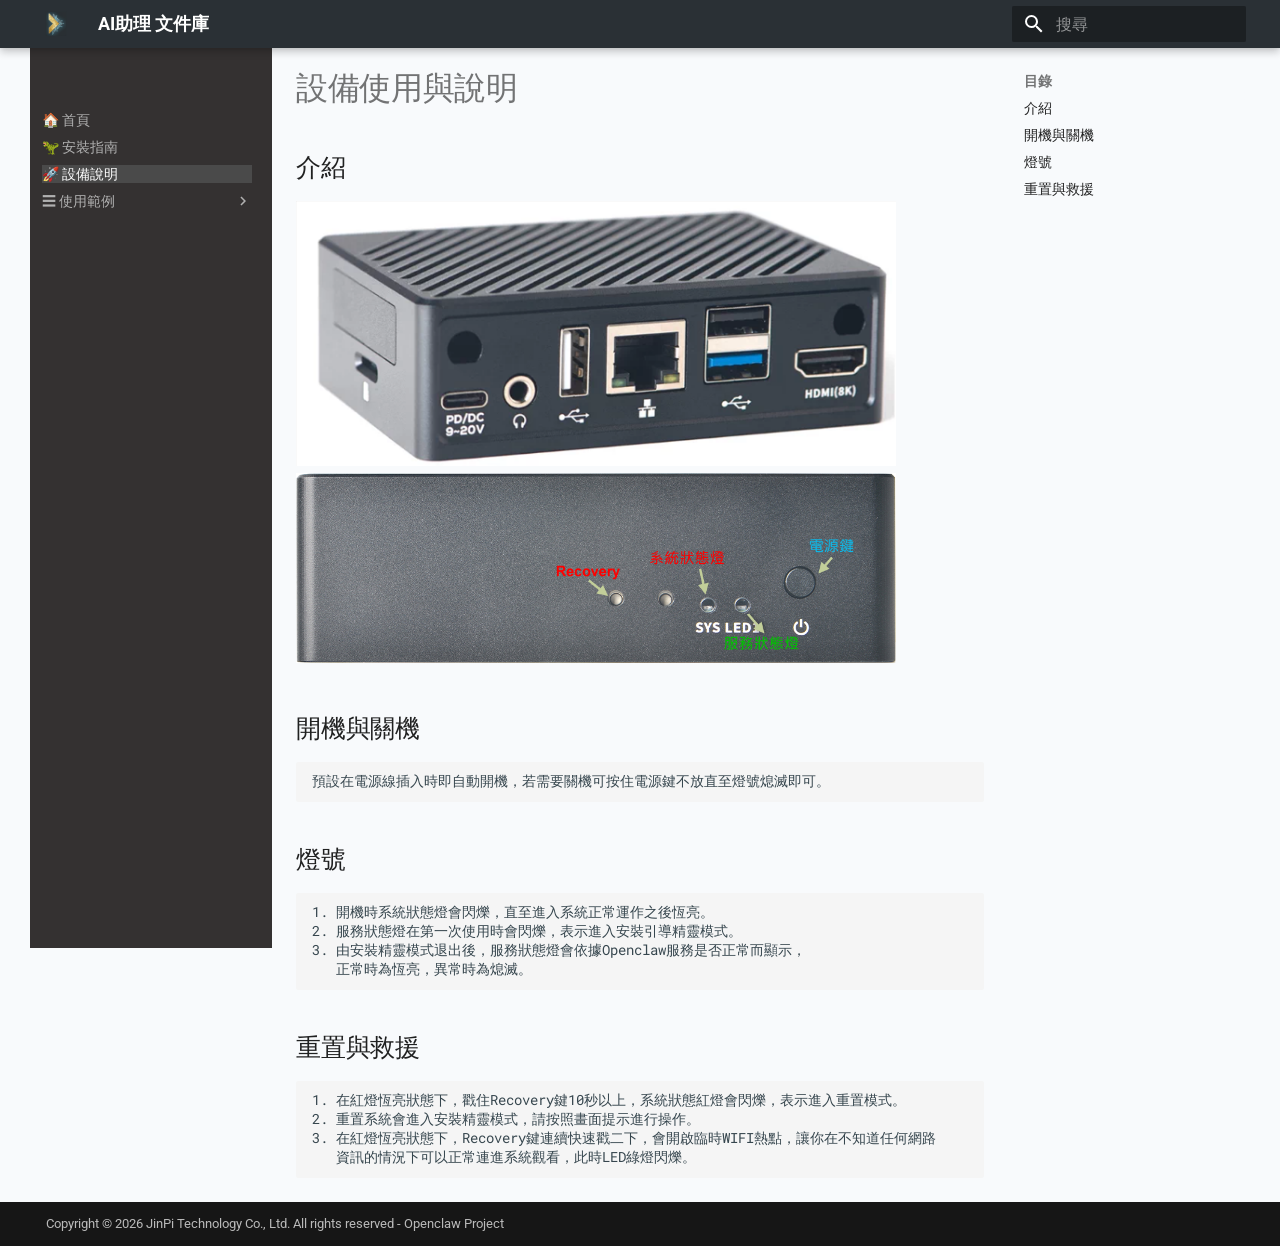
<file: manuals/index.html>
<!doctype html>
<html lang="zh-TW" class="no-js">
  <head>
    
      <meta charset="utf-8">
      <meta name="viewport" content="width=device-width,initial-scale=1">
      
        <meta name="description" content="說明與組裝指南">
      
      
        <meta name="author" content="Bear/JinPi Technology Co., Ltd.">
      
      
        <link rel="canonical" href="https://docs.jinpi.cc/openclaw/manuals/">
      
      
        <link rel="prev" href="../installation/">
      
      
        <link rel="next" href="../examples/fortune-teller/">
      
      
        
      
      
      <link rel="icon" href="../assets/images/jinpi-logo2.png">
      <meta name="generator" content="mkdocs-1.6.1, mkdocs-material-9.7.6">
    
    
      
        <title>🚀 設備說明 - AI助理 文件庫</title>
      
    
    
      <link rel="stylesheet" href="../assets/stylesheets/main.484c7ddc.min.css">
      
      


    
    
      
    
    
      
        
        
        <link rel="preconnect" href="https://fonts.gstatic.com" crossorigin>
        <link rel="stylesheet" href="https://fonts.googleapis.com/css?family=Roboto:300,300i,400,400i,700,700i%7CRoboto+Mono:400,400i,700,700i&display=fallback">
        <style>:root{--md-text-font:"Roboto";--md-code-font:"Roboto Mono"}</style>
      
    
    
      <link rel="stylesheet" href="../assets/stylesheets/custom.css">
    
    <script>__md_scope=new URL("..",location),__md_hash=e=>[...e].reduce(((e,_)=>(e<<5)-e+_.charCodeAt(0)),0),__md_get=(e,_=localStorage,t=__md_scope)=>JSON.parse(_.getItem(t.pathname+"."+e)),__md_set=(e,_,t=localStorage,a=__md_scope)=>{try{t.setItem(a.pathname+"."+e,JSON.stringify(_))}catch(e){}}</script>
    
      

    
    
  </head>
  
  
    <body dir="ltr">
  
    
    <input class="md-toggle" data-md-toggle="drawer" type="checkbox" id="__drawer" autocomplete="off">
    <input class="md-toggle" data-md-toggle="search" type="checkbox" id="__search" autocomplete="off">
    <label class="md-overlay" for="__drawer"></label>
    <div data-md-component="skip">
      
        
        <a href="#_1" class="md-skip">
          跳轉到
        </a>
      
    </div>
    <div data-md-component="announce">
      
    </div>
    
    
      

  

<header class="md-header md-header--shadow" data-md-component="header">
  <nav class="md-header__inner md-grid" aria-label="頁首">
    <a href=".." title="AI助理 文件庫" class="md-header__button md-logo" aria-label="AI助理 文件庫" data-md-component="logo">
      
  <img src="../assets/images/jinpi-logo2.png" alt="logo">

    </a>
    <label class="md-header__button md-icon" for="__drawer">
      
      <svg xmlns="http://www.w3.org/2000/svg" viewBox="0 0 24 24"><path d="M3 6h18v2H3zm0 5h18v2H3zm0 5h18v2H3z"/></svg>
    </label>
    <div class="md-header__title" data-md-component="header-title">
      <div class="md-header__ellipsis">
        <div class="md-header__topic">
          <span class="md-ellipsis">
            AI助理 文件庫
          </span>
        </div>
        <div class="md-header__topic" data-md-component="header-topic">
          <span class="md-ellipsis">
            
              🚀 設備說明
            
          </span>
        </div>
      </div>
    </div>
    
    
      <script>var palette=__md_get("__palette");if(palette&&palette.color){if("(prefers-color-scheme)"===palette.color.media){var media=matchMedia("(prefers-color-scheme: light)"),input=document.querySelector(media.matches?"[data-md-color-media='(prefers-color-scheme: light)']":"[data-md-color-media='(prefers-color-scheme: dark)']");palette.color.media=input.getAttribute("data-md-color-media"),palette.color.scheme=input.getAttribute("data-md-color-scheme"),palette.color.primary=input.getAttribute("data-md-color-primary"),palette.color.accent=input.getAttribute("data-md-color-accent")}for(var[key,value]of Object.entries(palette.color))document.body.setAttribute("data-md-color-"+key,value)}</script>
    
    
    
      
      
        <label class="md-header__button md-icon" for="__search">
          
          <svg xmlns="http://www.w3.org/2000/svg" viewBox="0 0 24 24"><path d="M9.5 3A6.5 6.5 0 0 1 16 9.5c0 1.61-.59 3.09-1.56 4.23l.27.27h.79l5 5-1.5 1.5-5-5v-.79l-.27-.27A6.52 6.52 0 0 1 9.5 16 6.5 6.5 0 0 1 3 9.5 6.5 6.5 0 0 1 9.5 3m0 2C7 5 5 7 5 9.5S7 14 9.5 14 14 12 14 9.5 12 5 9.5 5"/></svg>
        </label>
        <div class="md-search" data-md-component="search" role="dialog">
  <label class="md-search__overlay" for="__search"></label>
  <div class="md-search__inner" role="search">
    <form class="md-search__form" name="search">
      <input type="text" class="md-search__input" name="query" aria-label="搜尋" placeholder="搜尋" autocapitalize="off" autocorrect="off" autocomplete="off" spellcheck="false" data-md-component="search-query" required>
      <label class="md-search__icon md-icon" for="__search">
        
        <svg xmlns="http://www.w3.org/2000/svg" viewBox="0 0 24 24"><path d="M9.5 3A6.5 6.5 0 0 1 16 9.5c0 1.61-.59 3.09-1.56 4.23l.27.27h.79l5 5-1.5 1.5-5-5v-.79l-.27-.27A6.52 6.52 0 0 1 9.5 16 6.5 6.5 0 0 1 3 9.5 6.5 6.5 0 0 1 9.5 3m0 2C7 5 5 7 5 9.5S7 14 9.5 14 14 12 14 9.5 12 5 9.5 5"/></svg>
        
        <svg xmlns="http://www.w3.org/2000/svg" viewBox="0 0 24 24"><path d="M20 11v2H8l5.5 5.5-1.42 1.42L4.16 12l7.92-7.92L13.5 5.5 8 11z"/></svg>
      </label>
      <nav class="md-search__options" aria-label="搜尋">
        
        <button type="reset" class="md-search__icon md-icon" title="清除" aria-label="清除" tabindex="-1">
          
          <svg xmlns="http://www.w3.org/2000/svg" viewBox="0 0 24 24"><path d="M19 6.41 17.59 5 12 10.59 6.41 5 5 6.41 10.59 12 5 17.59 6.41 19 12 13.41 17.59 19 19 17.59 13.41 12z"/></svg>
        </button>
      </nav>
      
        <div class="md-search__suggest" data-md-component="search-suggest"></div>
      
    </form>
    <div class="md-search__output">
      <div class="md-search__scrollwrap" tabindex="0" data-md-scrollfix>
        <div class="md-search-result" data-md-component="search-result">
          <div class="md-search-result__meta">
            正在初始化搜尋引擎
          </div>
          <ol class="md-search-result__list" role="presentation"></ol>
        </div>
      </div>
    </div>
  </div>
</div>
      
    
    
  </nav>
  
</header>
    
    <div class="md-container" data-md-component="container">
      
      
        
          
        
      
      <main class="md-main" data-md-component="main">
        <div class="md-main__inner md-grid">
          
            
              
              <div class="md-sidebar md-sidebar--primary" data-md-component="sidebar" data-md-type="navigation" >
                <div class="md-sidebar__scrollwrap">
                  <div class="md-sidebar__inner">
                    



<nav class="md-nav md-nav--primary" aria-label="導覽列" data-md-level="0">
  <label class="md-nav__title" for="__drawer">
    <a href=".." title="AI助理 文件庫" class="md-nav__button md-logo" aria-label="AI助理 文件庫" data-md-component="logo">
      
  <img src="../assets/images/jinpi-logo2.png" alt="logo">

    </a>
    AI助理 文件庫
  </label>
  
  <ul class="md-nav__list" data-md-scrollfix>
    
      
      
  
  
  
  
    <li class="md-nav__item">
      <a href=".." class="md-nav__link">
        
  
  
  <span class="md-ellipsis">
    
  
    🏠 首頁
  

    
  </span>
  
  

      </a>
    </li>
  

    
      
      
  
  
  
  
    <li class="md-nav__item">
      <a href="../installation/" class="md-nav__link">
        
  
  
  <span class="md-ellipsis">
    
  
    🦖 安裝指南
  

    
  </span>
  
  

      </a>
    </li>
  

    
      
      
  
  
    
  
  
  
    <li class="md-nav__item md-nav__item--active">
      
      <input class="md-nav__toggle md-toggle" type="checkbox" id="__toc">
      
      
        
      
      
        <label class="md-nav__link md-nav__link--active" for="__toc">
          
  
  
  <span class="md-ellipsis">
    
  
    🚀 設備說明
  

    
  </span>
  
  

          <span class="md-nav__icon md-icon"></span>
        </label>
      
      <a href="./" class="md-nav__link md-nav__link--active">
        
  
  
  <span class="md-ellipsis">
    
  
    🚀 設備說明
  

    
  </span>
  
  

      </a>
      
        

<nav class="md-nav md-nav--secondary" aria-label="目錄">
  
  
  
    
  
  
    <label class="md-nav__title" for="__toc">
      <span class="md-nav__icon md-icon"></span>
      目錄
    </label>
    <ul class="md-nav__list" data-md-component="toc" data-md-scrollfix>
      
        <li class="md-nav__item">
  <a href="#_2" class="md-nav__link">
    <span class="md-ellipsis">
      
        介紹
      
    </span>
  </a>
  
</li>
      
        <li class="md-nav__item">
  <a href="#_3" class="md-nav__link">
    <span class="md-ellipsis">
      
        開機與關機
      
    </span>
  </a>
  
</li>
      
        <li class="md-nav__item">
  <a href="#_4" class="md-nav__link">
    <span class="md-ellipsis">
      
        燈號
      
    </span>
  </a>
  
</li>
      
        <li class="md-nav__item">
  <a href="#_5" class="md-nav__link">
    <span class="md-ellipsis">
      
        重置與救援
      
    </span>
  </a>
  
</li>
      
    </ul>
  
</nav>
      
    </li>
  

    
      
      
  
  
  
  
    
    
    
    
    
    <li class="md-nav__item md-nav__item--nested">
      
        
        
        <input class="md-nav__toggle md-toggle " type="checkbox" id="__nav_4" >
        
          
          <label class="md-nav__link" for="__nav_4" id="__nav_4_label" tabindex="0">
            
  
  
  <span class="md-ellipsis">
    
  
    ☰ 使用範例
  

    
  </span>
  
  

            <span class="md-nav__icon md-icon"></span>
          </label>
        
        <nav class="md-nav" data-md-level="1" aria-labelledby="__nav_4_label" aria-expanded="false">
          <label class="md-nav__title" for="__nav_4">
            <span class="md-nav__icon md-icon"></span>
            
  
    ☰ 使用範例
  

          </label>
          <ul class="md-nav__list" data-md-scrollfix>
            
              
                
  
  
  
  
    <li class="md-nav__item">
      <a href="../examples/fortune-teller/" class="md-nav__link">
        
  
  
  <span class="md-ellipsis">
    
  
    🔮 占卜師
  

    
  </span>
  
  

      </a>
    </li>
  

              
            
          </ul>
        </nav>
      
    </li>
  

    
  </ul>
</nav>
                  </div>
                </div>
              </div>
            
            
              
              <div class="md-sidebar md-sidebar--secondary" data-md-component="sidebar" data-md-type="toc" >
                <div class="md-sidebar__scrollwrap">
                  <div class="md-sidebar__inner">
                    

<nav class="md-nav md-nav--secondary" aria-label="目錄">
  
  
  
    
  
  
    <label class="md-nav__title" for="__toc">
      <span class="md-nav__icon md-icon"></span>
      目錄
    </label>
    <ul class="md-nav__list" data-md-component="toc" data-md-scrollfix>
      
        <li class="md-nav__item">
  <a href="#_2" class="md-nav__link">
    <span class="md-ellipsis">
      
        介紹
      
    </span>
  </a>
  
</li>
      
        <li class="md-nav__item">
  <a href="#_3" class="md-nav__link">
    <span class="md-ellipsis">
      
        開機與關機
      
    </span>
  </a>
  
</li>
      
        <li class="md-nav__item">
  <a href="#_4" class="md-nav__link">
    <span class="md-ellipsis">
      
        燈號
      
    </span>
  </a>
  
</li>
      
        <li class="md-nav__item">
  <a href="#_5" class="md-nav__link">
    <span class="md-ellipsis">
      
        重置與救援
      
    </span>
  </a>
  
</li>
      
    </ul>
  
</nav>
                  </div>
                </div>
              </div>
            
          
          
            <div class="md-content" data-md-component="content">
              
              <article class="md-content__inner md-typeset">
                
                  



<h1 id="_1">設備使用與說明</h1>
<h2 id="_2">介紹</h2>
<p><img alt="設備外觀-後" src="../assets/images/m6-back.png" width="600" />
<img alt="設備外觀-前" src="../assets/images/m6.png" width="600" /></p>
<h2 id="_3">開機與關機</h2>
<div class="language-text highlight"><pre><span></span><code>預設在電源線插入時即自動開機，若需要關機可按住電源鍵不放直至燈號熄滅即可。
</code></pre></div>
<h2 id="_4">燈號</h2>
<div class="language-text highlight"><pre><span></span><code>1. 開機時系統狀態燈會閃爍，直至進入系統正常運作之後恆亮。
2. 服務狀態燈在第一次使用時會閃爍，表示進入安裝引導精靈模式。
3. 由安裝精靈模式退出後，服務狀態燈會依據Openclaw服務是否正常而顯示，
   正常時為恆亮，異常時為熄滅。
</code></pre></div>
<h2 id="_5">重置與救援</h2>
<div class="language-text highlight"><pre><span></span><code>1. 在紅燈恆亮狀態下，戳住Recovery鍵10秒以上，系統狀態紅燈會閃爍，表示進入重置模式。
2. 重置系統會進入安裝精靈模式，請按照畫面提示進行操作。
3. 在紅燈恆亮狀態下，Recovery鍵連續快速戳二下，會開啟臨時WIFI熱點，讓你在不知道任何網路
   資訊的情況下可以正常連進系統觀看，此時LED綠燈閃爍。
</code></pre></div>












                
              </article>
            </div>
          
          
<script>var target=document.getElementById(location.hash.slice(1));target&&target.name&&(target.checked=target.name.startsWith("__tabbed_"))</script>
        </div>
        
          <button type="button" class="md-top md-icon" data-md-component="top" hidden>
  
  <svg xmlns="http://www.w3.org/2000/svg" viewBox="0 0 24 24"><path d="M13 20h-2V8l-5.5 5.5-1.42-1.42L12 4.16l7.92 7.92-1.42 1.42L13 8z"/></svg>
  回到頂端
</button>
        
      </main>
      
        <footer class="md-footer">
  
  <div class="md-footer-meta md-typeset">
    <div class="md-footer-meta__inner md-grid">
      <div class="md-copyright">
  
    <div class="md-copyright__highlight">
      Copyright &copy; 2026 JinPi Technology Co., Ltd. All rights reserved - Openclaw Project
    </div>
  
  
</div>
      
    </div>
  </div>
</footer>
      
    </div>
    <div class="md-dialog" data-md-component="dialog">
      <div class="md-dialog__inner md-typeset"></div>
    </div>
    
    
    
      
      
      <script id="__config" type="application/json">{"annotate": null, "base": "..", "features": ["navigation.top", "search.suggest"], "search": "../assets/javascripts/workers/search.2c215733.min.js", "tags": null, "translations": {"clipboard.copied": "\u5df2\u8907\u88fd", "clipboard.copy": "\u8907\u88fd", "search.result.more.one": "\u6b64\u9801\u5c1a\u6709 1 \u500b\u7b26\u5408\u7684\u9805\u76ee", "search.result.more.other": "\u6b64\u9801\u5c1a\u6709 # \u500b\u7b26\u5408\u7684\u9805\u76ee", "search.result.none": "\u6c92\u6709\u7b26\u5408\u7684\u9805\u76ee", "search.result.one": "\u627e\u5230 1 \u500b\u7b26\u5408\u7684\u9805\u76ee", "search.result.other": "\u627e\u5230 # \u500b\u7b26\u5408\u7684\u9805\u76ee", "search.result.placeholder": "\u6253\u5b57\u9032\u884c\u641c\u5c0b", "search.result.term.missing": "\u7f3a\u5c11\u5b57\u8a5e", "select.version": "\u9078\u64c7\u7248\u672c"}, "version": null}</script>
    
    
      <script src="../assets/javascripts/bundle.79ae519e.min.js"></script>
      
    
  </body>
</html>
</file>
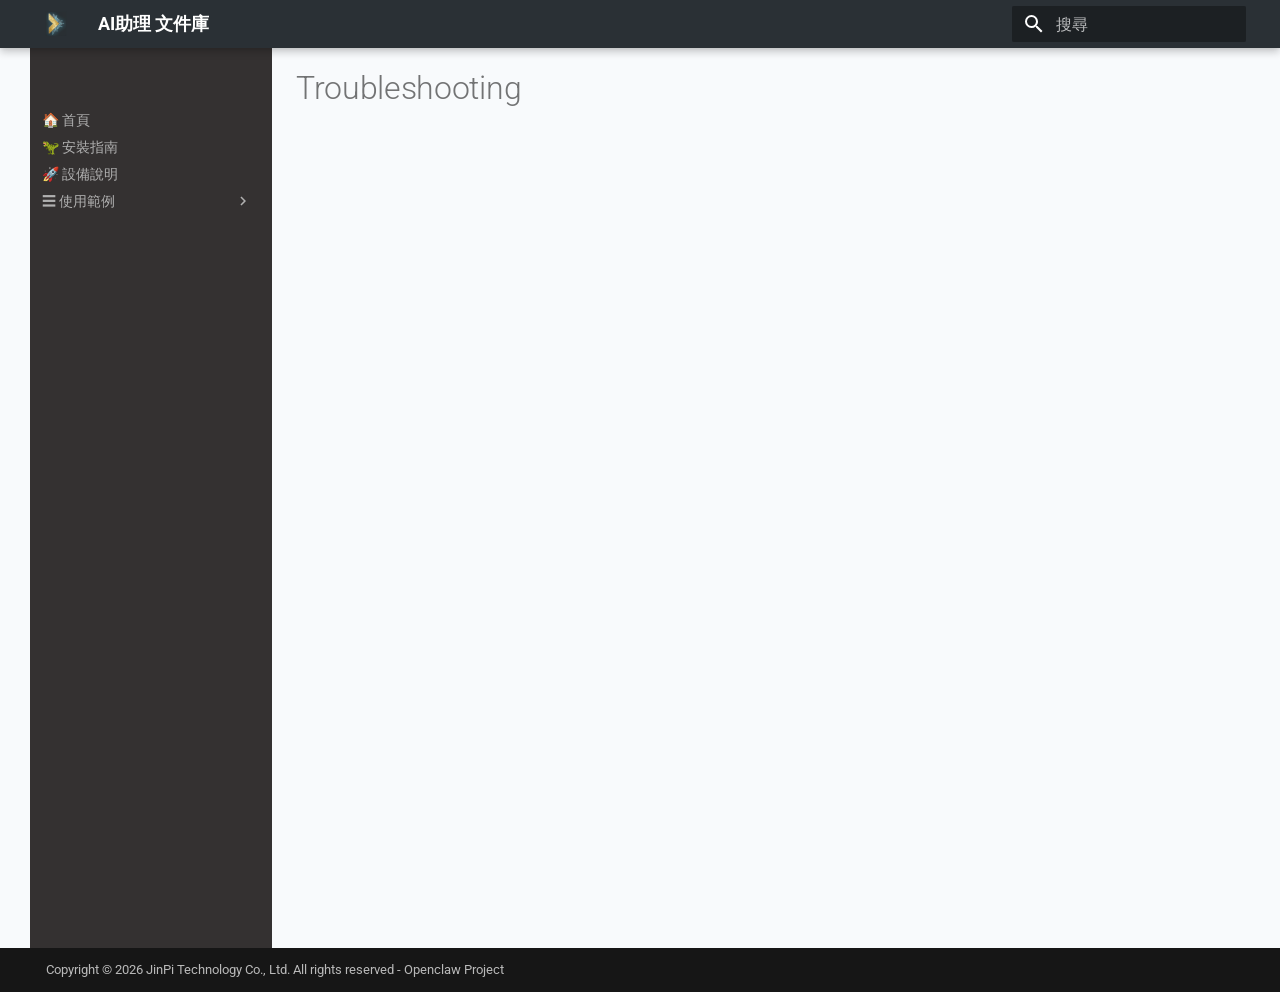
<file: troubleshooting/index.html>
<!doctype html>
<html lang="zh-TW" class="no-js">
  <head>
    
      <meta charset="utf-8">
      <meta name="viewport" content="width=device-width,initial-scale=1">
      
        <meta name="description" content="說明與組裝指南">
      
      
        <meta name="author" content="Bear/JinPi Technology Co., Ltd.">
      
      
        <link rel="canonical" href="https://docs.jinpi.cc/openclaw/troubleshooting/">
      
      
      
      
        
      
      
      <link rel="icon" href="../assets/images/jinpi-logo2.png">
      <meta name="generator" content="mkdocs-1.6.1, mkdocs-material-9.7.6">
    
    
      
        <title>Troubleshooting - AI助理 文件庫</title>
      
    
    
      <link rel="stylesheet" href="../assets/stylesheets/main.484c7ddc.min.css">
      
      


    
    
      
    
    
      
        
        
        <link rel="preconnect" href="https://fonts.gstatic.com" crossorigin>
        <link rel="stylesheet" href="https://fonts.googleapis.com/css?family=Roboto:300,300i,400,400i,700,700i%7CRoboto+Mono:400,400i,700,700i&display=fallback">
        <style>:root{--md-text-font:"Roboto";--md-code-font:"Roboto Mono"}</style>
      
    
    
      <link rel="stylesheet" href="../assets/stylesheets/custom.css">
    
    <script>__md_scope=new URL("..",location),__md_hash=e=>[...e].reduce(((e,_)=>(e<<5)-e+_.charCodeAt(0)),0),__md_get=(e,_=localStorage,t=__md_scope)=>JSON.parse(_.getItem(t.pathname+"."+e)),__md_set=(e,_,t=localStorage,a=__md_scope)=>{try{t.setItem(a.pathname+"."+e,JSON.stringify(_))}catch(e){}}</script>
    
      

    
    
  </head>
  
  
    <body dir="ltr">
  
    
    <input class="md-toggle" data-md-toggle="drawer" type="checkbox" id="__drawer" autocomplete="off">
    <input class="md-toggle" data-md-toggle="search" type="checkbox" id="__search" autocomplete="off">
    <label class="md-overlay" for="__drawer"></label>
    <div data-md-component="skip">
      
    </div>
    <div data-md-component="announce">
      
    </div>
    
    
      

  

<header class="md-header md-header--shadow" data-md-component="header">
  <nav class="md-header__inner md-grid" aria-label="頁首">
    <a href=".." title="AI助理 文件庫" class="md-header__button md-logo" aria-label="AI助理 文件庫" data-md-component="logo">
      
  <img src="../assets/images/jinpi-logo2.png" alt="logo">

    </a>
    <label class="md-header__button md-icon" for="__drawer">
      
      <svg xmlns="http://www.w3.org/2000/svg" viewBox="0 0 24 24"><path d="M3 6h18v2H3zm0 5h18v2H3zm0 5h18v2H3z"/></svg>
    </label>
    <div class="md-header__title" data-md-component="header-title">
      <div class="md-header__ellipsis">
        <div class="md-header__topic">
          <span class="md-ellipsis">
            AI助理 文件庫
          </span>
        </div>
        <div class="md-header__topic" data-md-component="header-topic">
          <span class="md-ellipsis">
            
              Troubleshooting
            
          </span>
        </div>
      </div>
    </div>
    
    
      <script>var palette=__md_get("__palette");if(palette&&palette.color){if("(prefers-color-scheme)"===palette.color.media){var media=matchMedia("(prefers-color-scheme: light)"),input=document.querySelector(media.matches?"[data-md-color-media='(prefers-color-scheme: light)']":"[data-md-color-media='(prefers-color-scheme: dark)']");palette.color.media=input.getAttribute("data-md-color-media"),palette.color.scheme=input.getAttribute("data-md-color-scheme"),palette.color.primary=input.getAttribute("data-md-color-primary"),palette.color.accent=input.getAttribute("data-md-color-accent")}for(var[key,value]of Object.entries(palette.color))document.body.setAttribute("data-md-color-"+key,value)}</script>
    
    
    
      
      
        <label class="md-header__button md-icon" for="__search">
          
          <svg xmlns="http://www.w3.org/2000/svg" viewBox="0 0 24 24"><path d="M9.5 3A6.5 6.5 0 0 1 16 9.5c0 1.61-.59 3.09-1.56 4.23l.27.27h.79l5 5-1.5 1.5-5-5v-.79l-.27-.27A6.52 6.52 0 0 1 9.5 16 6.5 6.5 0 0 1 3 9.5 6.5 6.5 0 0 1 9.5 3m0 2C7 5 5 7 5 9.5S7 14 9.5 14 14 12 14 9.5 12 5 9.5 5"/></svg>
        </label>
        <div class="md-search" data-md-component="search" role="dialog">
  <label class="md-search__overlay" for="__search"></label>
  <div class="md-search__inner" role="search">
    <form class="md-search__form" name="search">
      <input type="text" class="md-search__input" name="query" aria-label="搜尋" placeholder="搜尋" autocapitalize="off" autocorrect="off" autocomplete="off" spellcheck="false" data-md-component="search-query" required>
      <label class="md-search__icon md-icon" for="__search">
        
        <svg xmlns="http://www.w3.org/2000/svg" viewBox="0 0 24 24"><path d="M9.5 3A6.5 6.5 0 0 1 16 9.5c0 1.61-.59 3.09-1.56 4.23l.27.27h.79l5 5-1.5 1.5-5-5v-.79l-.27-.27A6.52 6.52 0 0 1 9.5 16 6.5 6.5 0 0 1 3 9.5 6.5 6.5 0 0 1 9.5 3m0 2C7 5 5 7 5 9.5S7 14 9.5 14 14 12 14 9.5 12 5 9.5 5"/></svg>
        
        <svg xmlns="http://www.w3.org/2000/svg" viewBox="0 0 24 24"><path d="M20 11v2H8l5.5 5.5-1.42 1.42L4.16 12l7.92-7.92L13.5 5.5 8 11z"/></svg>
      </label>
      <nav class="md-search__options" aria-label="搜尋">
        
        <button type="reset" class="md-search__icon md-icon" title="清除" aria-label="清除" tabindex="-1">
          
          <svg xmlns="http://www.w3.org/2000/svg" viewBox="0 0 24 24"><path d="M19 6.41 17.59 5 12 10.59 6.41 5 5 6.41 10.59 12 5 17.59 6.41 19 12 13.41 17.59 19 19 17.59 13.41 12z"/></svg>
        </button>
      </nav>
      
        <div class="md-search__suggest" data-md-component="search-suggest"></div>
      
    </form>
    <div class="md-search__output">
      <div class="md-search__scrollwrap" tabindex="0" data-md-scrollfix>
        <div class="md-search-result" data-md-component="search-result">
          <div class="md-search-result__meta">
            正在初始化搜尋引擎
          </div>
          <ol class="md-search-result__list" role="presentation"></ol>
        </div>
      </div>
    </div>
  </div>
</div>
      
    
    
  </nav>
  
</header>
    
    <div class="md-container" data-md-component="container">
      
      
        
          
        
      
      <main class="md-main" data-md-component="main">
        <div class="md-main__inner md-grid">
          
            
              
              <div class="md-sidebar md-sidebar--primary" data-md-component="sidebar" data-md-type="navigation" >
                <div class="md-sidebar__scrollwrap">
                  <div class="md-sidebar__inner">
                    



<nav class="md-nav md-nav--primary" aria-label="導覽列" data-md-level="0">
  <label class="md-nav__title" for="__drawer">
    <a href=".." title="AI助理 文件庫" class="md-nav__button md-logo" aria-label="AI助理 文件庫" data-md-component="logo">
      
  <img src="../assets/images/jinpi-logo2.png" alt="logo">

    </a>
    AI助理 文件庫
  </label>
  
  <ul class="md-nav__list" data-md-scrollfix>
    
      
      
  
  
  
  
    <li class="md-nav__item">
      <a href=".." class="md-nav__link">
        
  
  
  <span class="md-ellipsis">
    
  
    🏠 首頁
  

    
  </span>
  
  

      </a>
    </li>
  

    
      
      
  
  
  
  
    <li class="md-nav__item">
      <a href="../installation/" class="md-nav__link">
        
  
  
  <span class="md-ellipsis">
    
  
    🦖 安裝指南
  

    
  </span>
  
  

      </a>
    </li>
  

    
      
      
  
  
  
  
    <li class="md-nav__item">
      <a href="../manuals/" class="md-nav__link">
        
  
  
  <span class="md-ellipsis">
    
  
    🚀 設備說明
  

    
  </span>
  
  

      </a>
    </li>
  

    
      
      
  
  
  
  
    
    
    
    
    
    <li class="md-nav__item md-nav__item--nested">
      
        
        
        <input class="md-nav__toggle md-toggle " type="checkbox" id="__nav_4" >
        
          
          <label class="md-nav__link" for="__nav_4" id="__nav_4_label" tabindex="0">
            
  
  
  <span class="md-ellipsis">
    
  
    ☰ 使用範例
  

    
  </span>
  
  

            <span class="md-nav__icon md-icon"></span>
          </label>
        
        <nav class="md-nav" data-md-level="1" aria-labelledby="__nav_4_label" aria-expanded="false">
          <label class="md-nav__title" for="__nav_4">
            <span class="md-nav__icon md-icon"></span>
            
  
    ☰ 使用範例
  

          </label>
          <ul class="md-nav__list" data-md-scrollfix>
            
              
                
  
  
  
  
    <li class="md-nav__item">
      <a href="../examples/fortune-teller/" class="md-nav__link">
        
  
  
  <span class="md-ellipsis">
    
  
    🔮 占卜師
  

    
  </span>
  
  

      </a>
    </li>
  

              
            
          </ul>
        </nav>
      
    </li>
  

    
  </ul>
</nav>
                  </div>
                </div>
              </div>
            
            
              
              <div class="md-sidebar md-sidebar--secondary" data-md-component="sidebar" data-md-type="toc" >
                <div class="md-sidebar__scrollwrap">
                  <div class="md-sidebar__inner">
                    

<nav class="md-nav md-nav--secondary" aria-label="目錄">
  
  
  
  
</nav>
                  </div>
                </div>
              </div>
            
          
          
            <div class="md-content" data-md-component="content">
              
              <article class="md-content__inner md-typeset">
                
                  



  <h1>Troubleshooting</h1>














                
              </article>
            </div>
          
          
<script>var target=document.getElementById(location.hash.slice(1));target&&target.name&&(target.checked=target.name.startsWith("__tabbed_"))</script>
        </div>
        
          <button type="button" class="md-top md-icon" data-md-component="top" hidden>
  
  <svg xmlns="http://www.w3.org/2000/svg" viewBox="0 0 24 24"><path d="M13 20h-2V8l-5.5 5.5-1.42-1.42L12 4.16l7.92 7.92-1.42 1.42L13 8z"/></svg>
  回到頂端
</button>
        
      </main>
      
        <footer class="md-footer">
  
  <div class="md-footer-meta md-typeset">
    <div class="md-footer-meta__inner md-grid">
      <div class="md-copyright">
  
    <div class="md-copyright__highlight">
      Copyright &copy; 2026 JinPi Technology Co., Ltd. All rights reserved - Openclaw Project
    </div>
  
  
</div>
      
    </div>
  </div>
</footer>
      
    </div>
    <div class="md-dialog" data-md-component="dialog">
      <div class="md-dialog__inner md-typeset"></div>
    </div>
    
    
    
      
      
      <script id="__config" type="application/json">{"annotate": null, "base": "..", "features": ["navigation.top", "search.suggest"], "search": "../assets/javascripts/workers/search.2c215733.min.js", "tags": null, "translations": {"clipboard.copied": "\u5df2\u8907\u88fd", "clipboard.copy": "\u8907\u88fd", "search.result.more.one": "\u6b64\u9801\u5c1a\u6709 1 \u500b\u7b26\u5408\u7684\u9805\u76ee", "search.result.more.other": "\u6b64\u9801\u5c1a\u6709 # \u500b\u7b26\u5408\u7684\u9805\u76ee", "search.result.none": "\u6c92\u6709\u7b26\u5408\u7684\u9805\u76ee", "search.result.one": "\u627e\u5230 1 \u500b\u7b26\u5408\u7684\u9805\u76ee", "search.result.other": "\u627e\u5230 # \u500b\u7b26\u5408\u7684\u9805\u76ee", "search.result.placeholder": "\u6253\u5b57\u9032\u884c\u641c\u5c0b", "search.result.term.missing": "\u7f3a\u5c11\u5b57\u8a5e", "select.version": "\u9078\u64c7\u7248\u672c"}, "version": null}</script>
    
    
      <script src="../assets/javascripts/bundle.79ae519e.min.js"></script>
      
    
  </body>
</html>
</file>
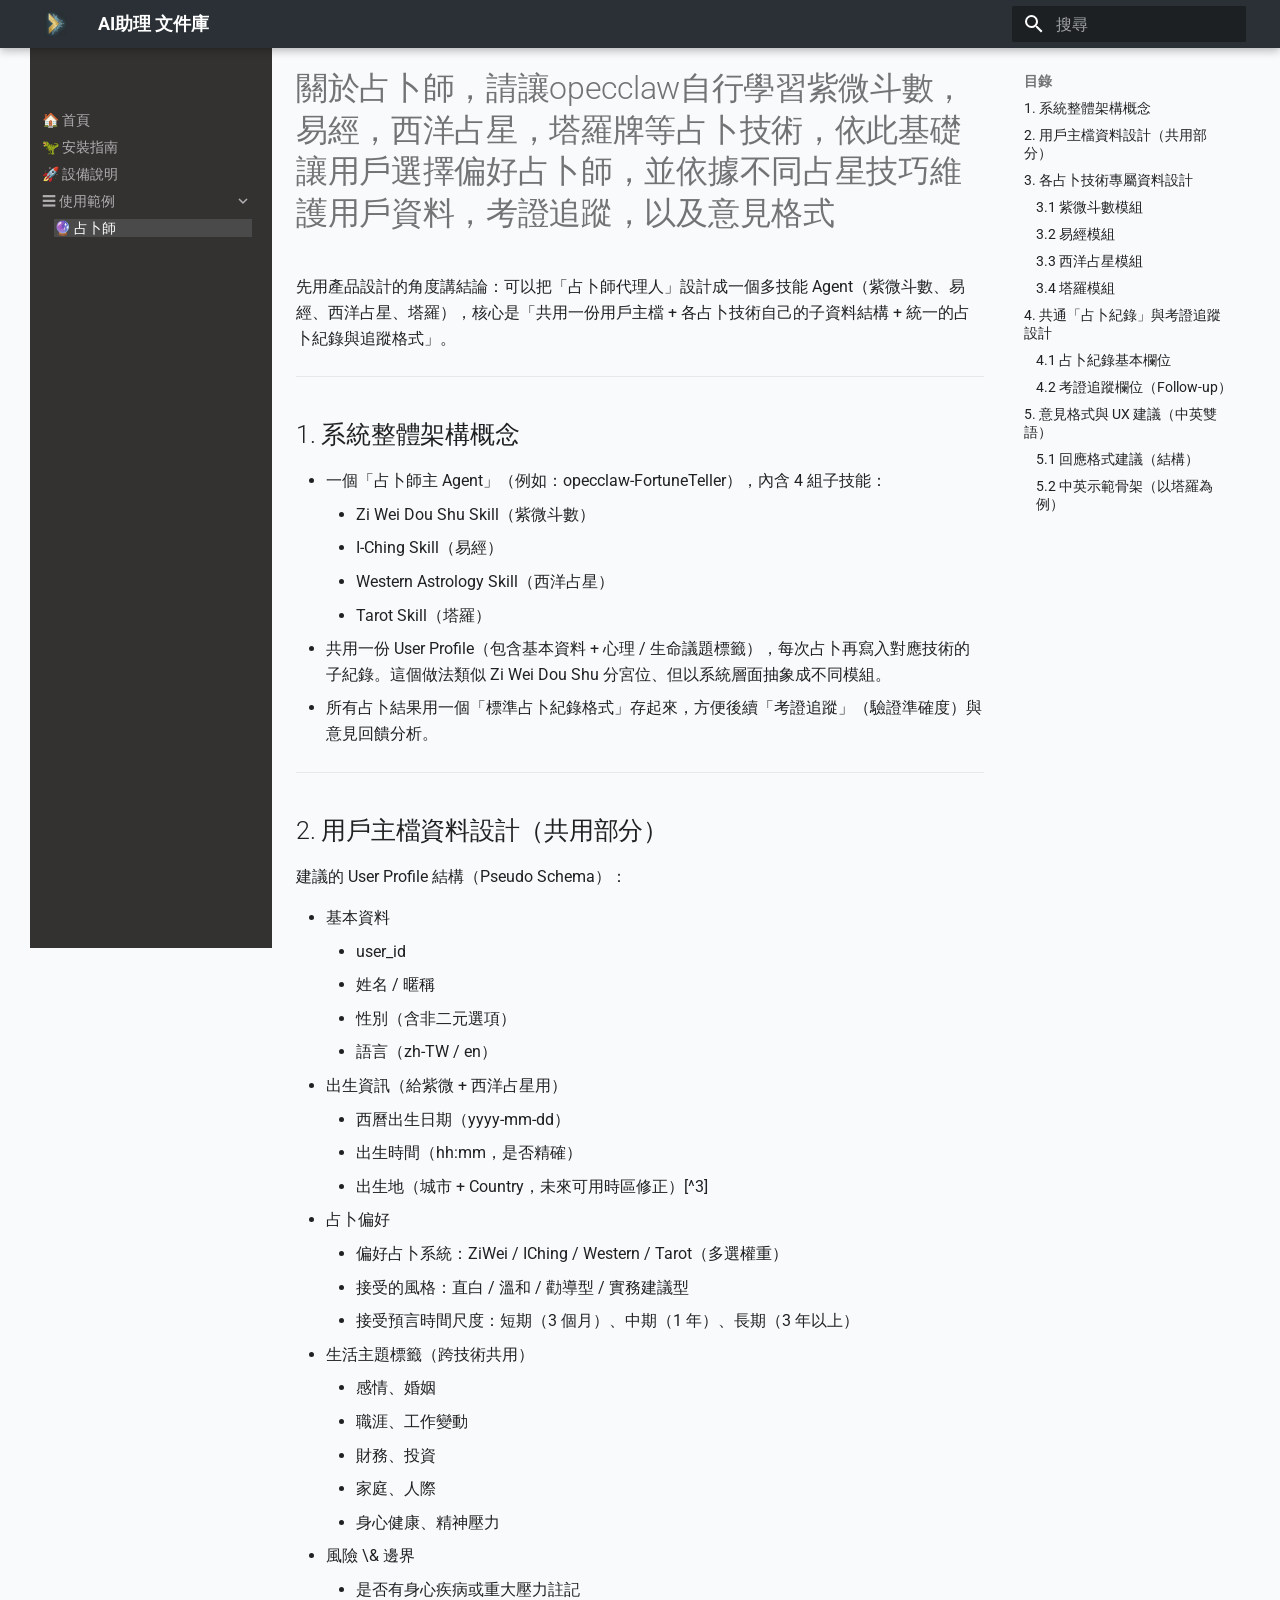
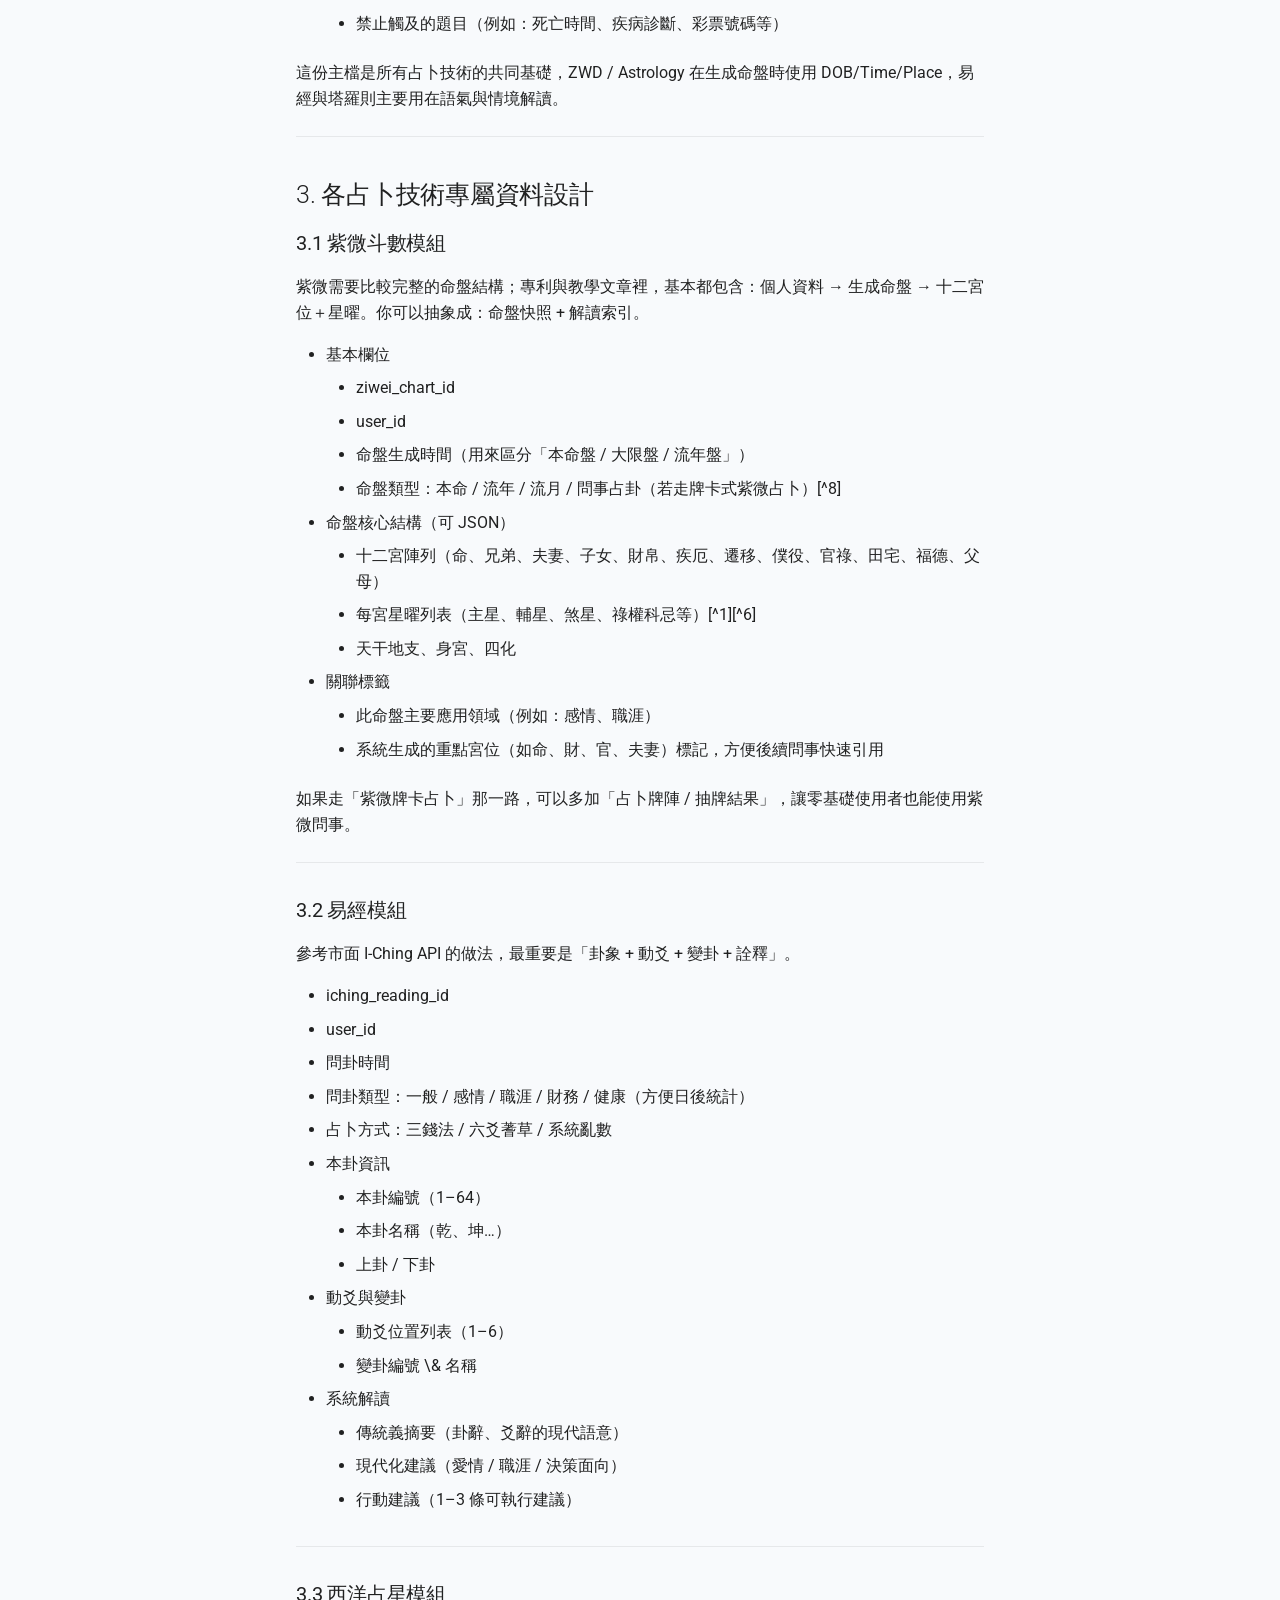
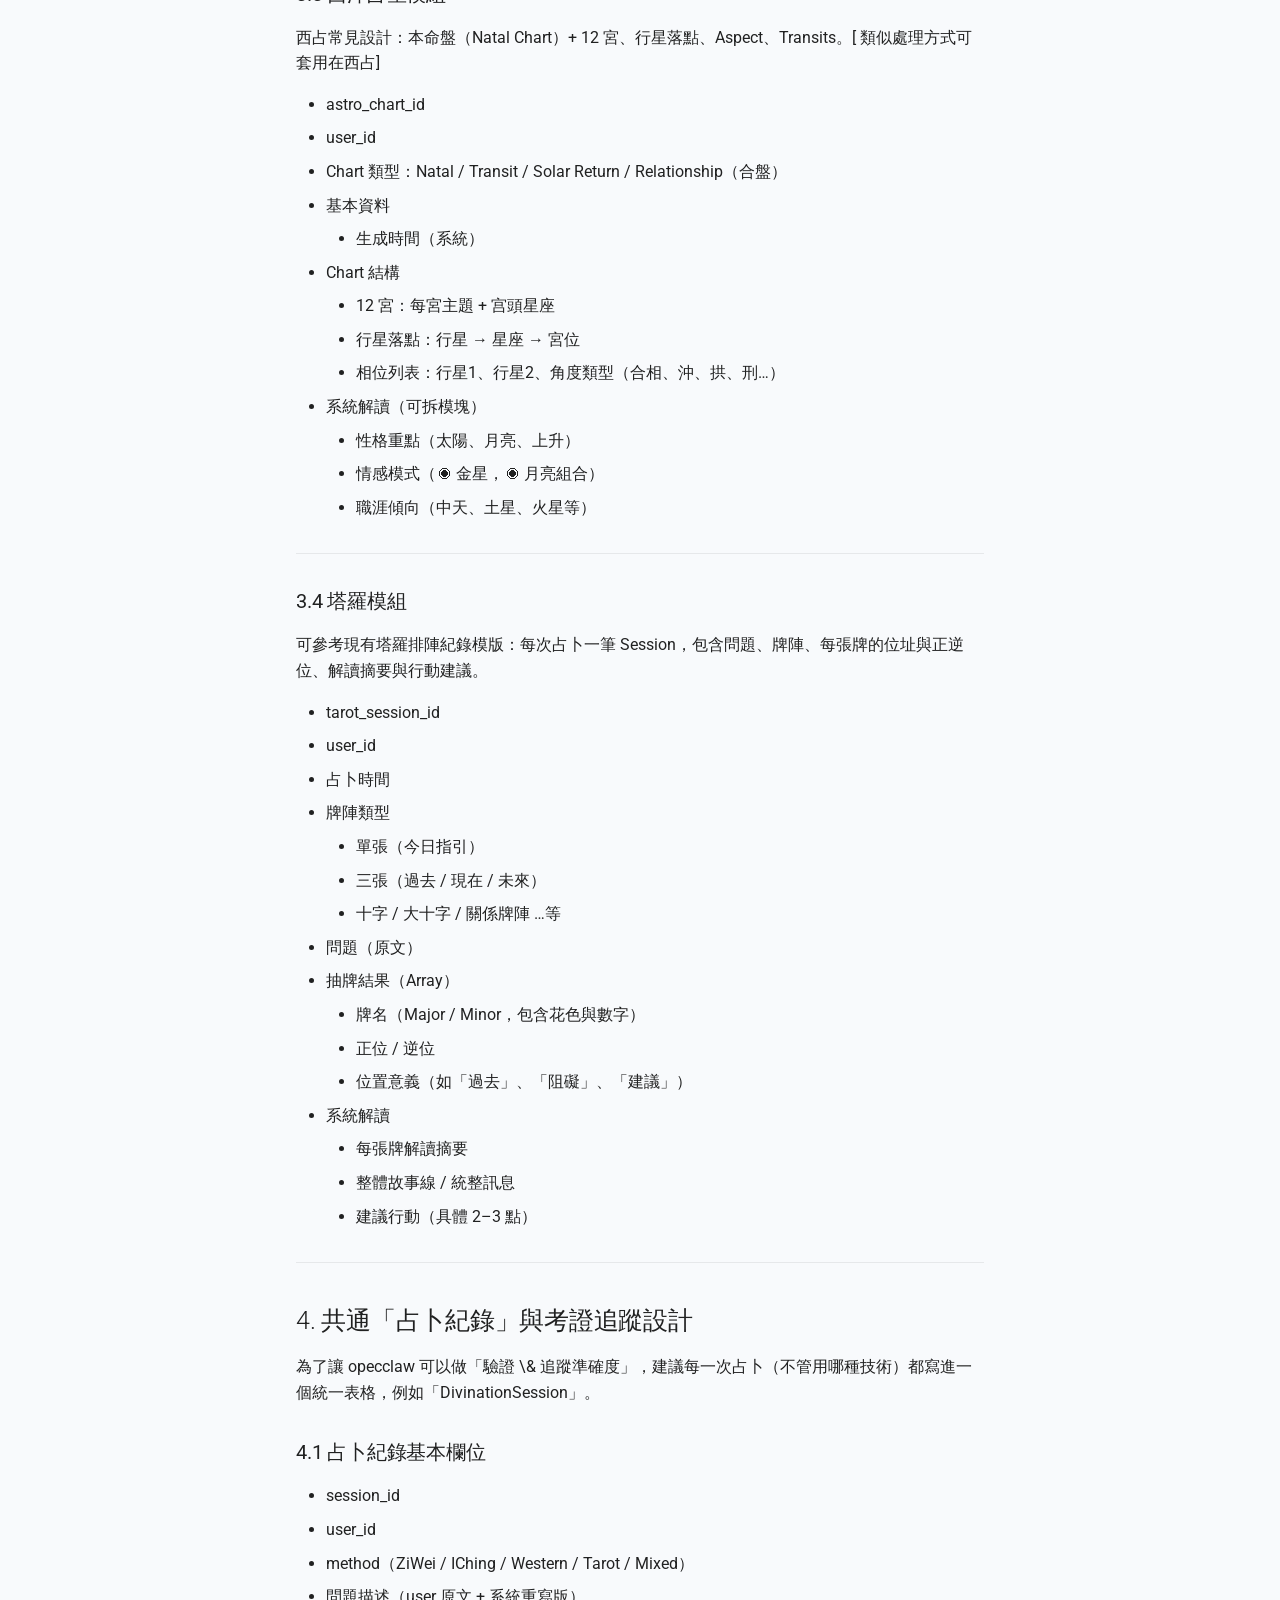
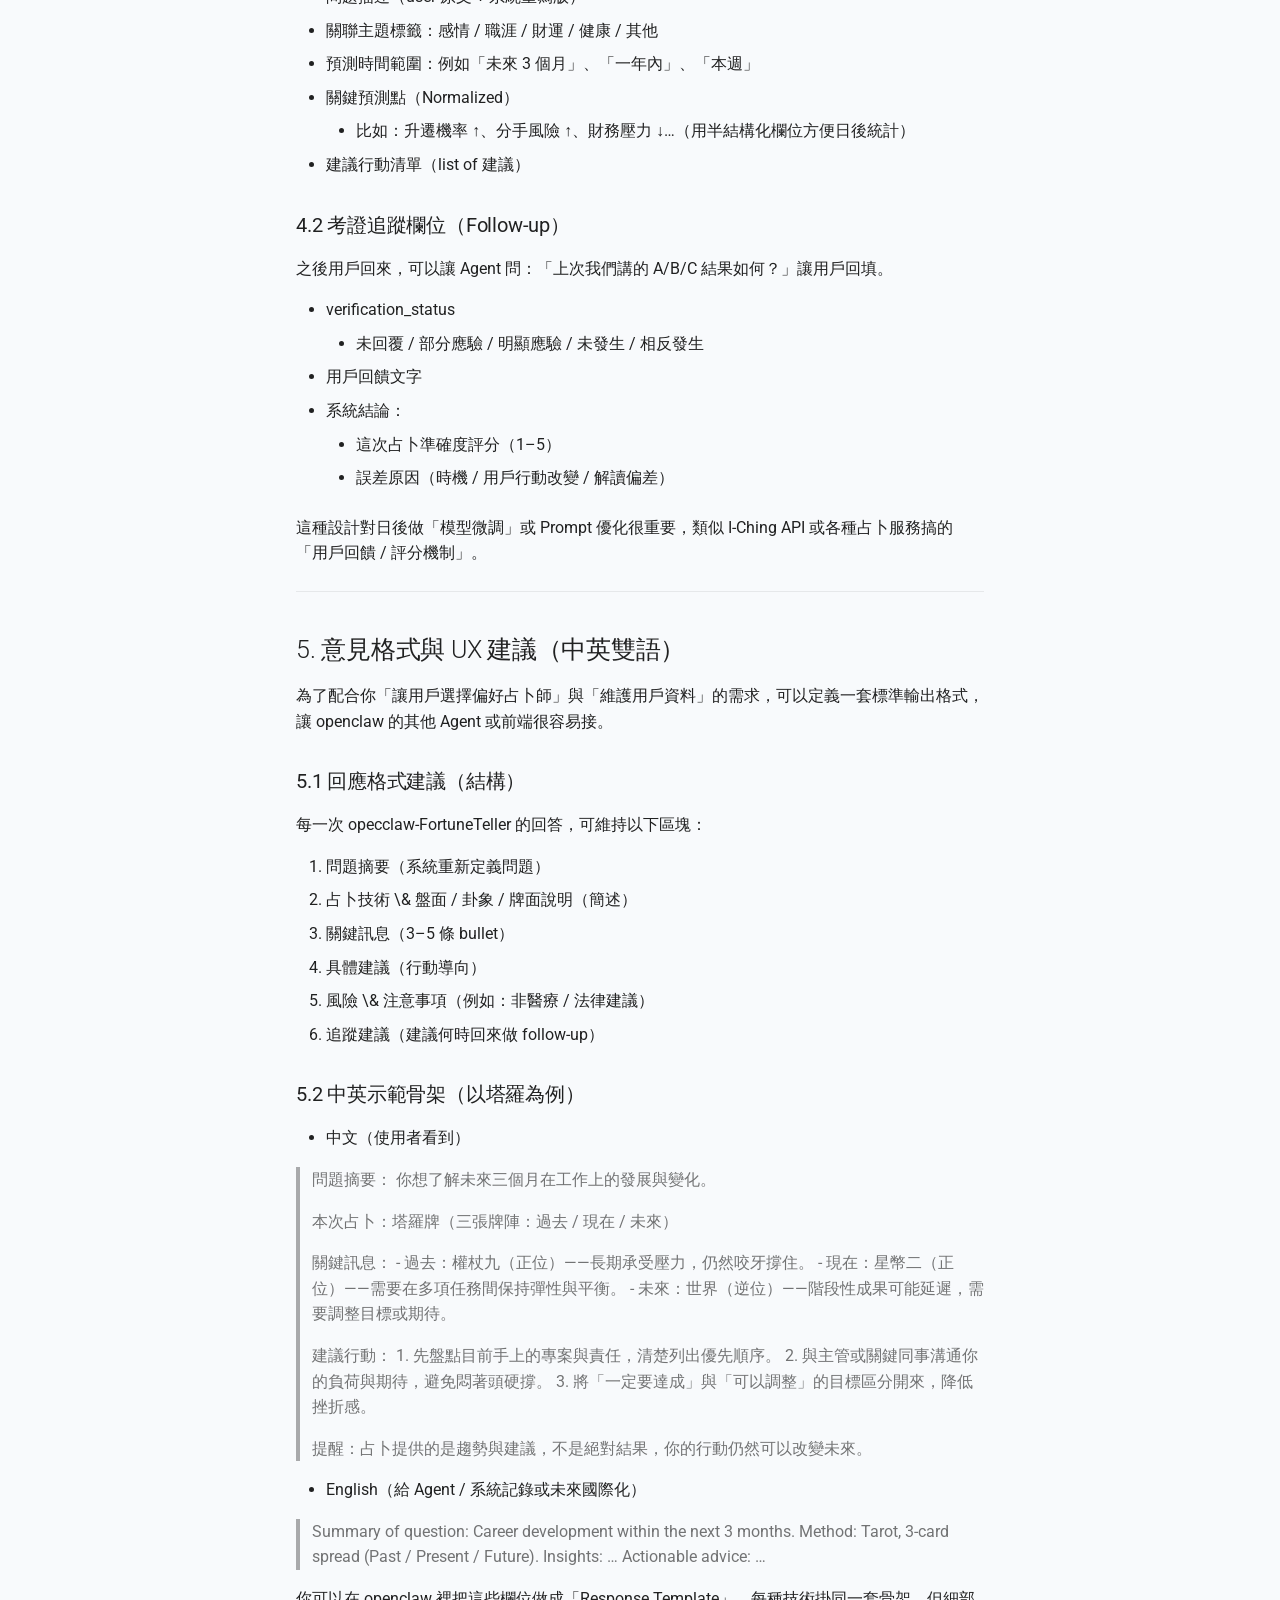
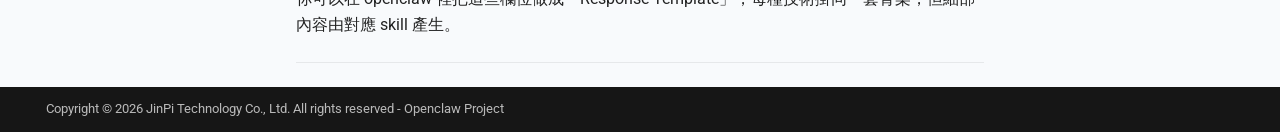
<file: examples/fortune-teller/index.html>
<!doctype html>
<html lang="zh-TW" class="no-js">
  <head>
    
      <meta charset="utf-8">
      <meta name="viewport" content="width=device-width,initial-scale=1">
      
        <meta name="description" content="說明與組裝指南">
      
      
        <meta name="author" content="Bear/JinPi Technology Co., Ltd.">
      
      
        <link rel="canonical" href="https://docs.jinpi.cc/openclaw/examples/fortune-teller/">
      
      
        <link rel="prev" href="../../manuals/">
      
      
      
        
      
      
      <link rel="icon" href="../../assets/images/jinpi-logo2.png">
      <meta name="generator" content="mkdocs-1.6.1, mkdocs-material-9.7.6">
    
    
      
        <title>🔮 占卜師 - AI助理 文件庫</title>
      
    
    
      <link rel="stylesheet" href="../../assets/stylesheets/main.484c7ddc.min.css">
      
      


    
    
      
    
    
      
        
        
        <link rel="preconnect" href="https://fonts.gstatic.com" crossorigin>
        <link rel="stylesheet" href="https://fonts.googleapis.com/css?family=Roboto:300,300i,400,400i,700,700i%7CRoboto+Mono:400,400i,700,700i&display=fallback">
        <style>:root{--md-text-font:"Roboto";--md-code-font:"Roboto Mono"}</style>
      
    
    
      <link rel="stylesheet" href="../../assets/stylesheets/custom.css">
    
    <script>__md_scope=new URL("../..",location),__md_hash=e=>[...e].reduce(((e,_)=>(e<<5)-e+_.charCodeAt(0)),0),__md_get=(e,_=localStorage,t=__md_scope)=>JSON.parse(_.getItem(t.pathname+"."+e)),__md_set=(e,_,t=localStorage,a=__md_scope)=>{try{t.setItem(a.pathname+"."+e,JSON.stringify(_))}catch(e){}}</script>
    
      

    
    
  </head>
  
  
    <body dir="ltr">
  
    
    <input class="md-toggle" data-md-toggle="drawer" type="checkbox" id="__drawer" autocomplete="off">
    <input class="md-toggle" data-md-toggle="search" type="checkbox" id="__search" autocomplete="off">
    <label class="md-overlay" for="__drawer"></label>
    <div data-md-component="skip">
      
        
        <a href="#opecclaw" class="md-skip">
          跳轉到
        </a>
      
    </div>
    <div data-md-component="announce">
      
    </div>
    
    
      

  

<header class="md-header md-header--shadow" data-md-component="header">
  <nav class="md-header__inner md-grid" aria-label="頁首">
    <a href="../.." title="AI助理 文件庫" class="md-header__button md-logo" aria-label="AI助理 文件庫" data-md-component="logo">
      
  <img src="../../assets/images/jinpi-logo2.png" alt="logo">

    </a>
    <label class="md-header__button md-icon" for="__drawer">
      
      <svg xmlns="http://www.w3.org/2000/svg" viewBox="0 0 24 24"><path d="M3 6h18v2H3zm0 5h18v2H3zm0 5h18v2H3z"/></svg>
    </label>
    <div class="md-header__title" data-md-component="header-title">
      <div class="md-header__ellipsis">
        <div class="md-header__topic">
          <span class="md-ellipsis">
            AI助理 文件庫
          </span>
        </div>
        <div class="md-header__topic" data-md-component="header-topic">
          <span class="md-ellipsis">
            
              🔮 占卜師
            
          </span>
        </div>
      </div>
    </div>
    
    
      <script>var palette=__md_get("__palette");if(palette&&palette.color){if("(prefers-color-scheme)"===palette.color.media){var media=matchMedia("(prefers-color-scheme: light)"),input=document.querySelector(media.matches?"[data-md-color-media='(prefers-color-scheme: light)']":"[data-md-color-media='(prefers-color-scheme: dark)']");palette.color.media=input.getAttribute("data-md-color-media"),palette.color.scheme=input.getAttribute("data-md-color-scheme"),palette.color.primary=input.getAttribute("data-md-color-primary"),palette.color.accent=input.getAttribute("data-md-color-accent")}for(var[key,value]of Object.entries(palette.color))document.body.setAttribute("data-md-color-"+key,value)}</script>
    
    
    
      
      
        <label class="md-header__button md-icon" for="__search">
          
          <svg xmlns="http://www.w3.org/2000/svg" viewBox="0 0 24 24"><path d="M9.5 3A6.5 6.5 0 0 1 16 9.5c0 1.61-.59 3.09-1.56 4.23l.27.27h.79l5 5-1.5 1.5-5-5v-.79l-.27-.27A6.52 6.52 0 0 1 9.5 16 6.5 6.5 0 0 1 3 9.5 6.5 6.5 0 0 1 9.5 3m0 2C7 5 5 7 5 9.5S7 14 9.5 14 14 12 14 9.5 12 5 9.5 5"/></svg>
        </label>
        <div class="md-search" data-md-component="search" role="dialog">
  <label class="md-search__overlay" for="__search"></label>
  <div class="md-search__inner" role="search">
    <form class="md-search__form" name="search">
      <input type="text" class="md-search__input" name="query" aria-label="搜尋" placeholder="搜尋" autocapitalize="off" autocorrect="off" autocomplete="off" spellcheck="false" data-md-component="search-query" required>
      <label class="md-search__icon md-icon" for="__search">
        
        <svg xmlns="http://www.w3.org/2000/svg" viewBox="0 0 24 24"><path d="M9.5 3A6.5 6.5 0 0 1 16 9.5c0 1.61-.59 3.09-1.56 4.23l.27.27h.79l5 5-1.5 1.5-5-5v-.79l-.27-.27A6.52 6.52 0 0 1 9.5 16 6.5 6.5 0 0 1 3 9.5 6.5 6.5 0 0 1 9.5 3m0 2C7 5 5 7 5 9.5S7 14 9.5 14 14 12 14 9.5 12 5 9.5 5"/></svg>
        
        <svg xmlns="http://www.w3.org/2000/svg" viewBox="0 0 24 24"><path d="M20 11v2H8l5.5 5.5-1.42 1.42L4.16 12l7.92-7.92L13.5 5.5 8 11z"/></svg>
      </label>
      <nav class="md-search__options" aria-label="搜尋">
        
        <button type="reset" class="md-search__icon md-icon" title="清除" aria-label="清除" tabindex="-1">
          
          <svg xmlns="http://www.w3.org/2000/svg" viewBox="0 0 24 24"><path d="M19 6.41 17.59 5 12 10.59 6.41 5 5 6.41 10.59 12 5 17.59 6.41 19 12 13.41 17.59 19 19 17.59 13.41 12z"/></svg>
        </button>
      </nav>
      
        <div class="md-search__suggest" data-md-component="search-suggest"></div>
      
    </form>
    <div class="md-search__output">
      <div class="md-search__scrollwrap" tabindex="0" data-md-scrollfix>
        <div class="md-search-result" data-md-component="search-result">
          <div class="md-search-result__meta">
            正在初始化搜尋引擎
          </div>
          <ol class="md-search-result__list" role="presentation"></ol>
        </div>
      </div>
    </div>
  </div>
</div>
      
    
    
  </nav>
  
</header>
    
    <div class="md-container" data-md-component="container">
      
      
        
          
        
      
      <main class="md-main" data-md-component="main">
        <div class="md-main__inner md-grid">
          
            
              
              <div class="md-sidebar md-sidebar--primary" data-md-component="sidebar" data-md-type="navigation" >
                <div class="md-sidebar__scrollwrap">
                  <div class="md-sidebar__inner">
                    



<nav class="md-nav md-nav--primary" aria-label="導覽列" data-md-level="0">
  <label class="md-nav__title" for="__drawer">
    <a href="../.." title="AI助理 文件庫" class="md-nav__button md-logo" aria-label="AI助理 文件庫" data-md-component="logo">
      
  <img src="../../assets/images/jinpi-logo2.png" alt="logo">

    </a>
    AI助理 文件庫
  </label>
  
  <ul class="md-nav__list" data-md-scrollfix>
    
      
      
  
  
  
  
    <li class="md-nav__item">
      <a href="../.." class="md-nav__link">
        
  
  
  <span class="md-ellipsis">
    
  
    🏠 首頁
  

    
  </span>
  
  

      </a>
    </li>
  

    
      
      
  
  
  
  
    <li class="md-nav__item">
      <a href="../../installation/" class="md-nav__link">
        
  
  
  <span class="md-ellipsis">
    
  
    🦖 安裝指南
  

    
  </span>
  
  

      </a>
    </li>
  

    
      
      
  
  
  
  
    <li class="md-nav__item">
      <a href="../../manuals/" class="md-nav__link">
        
  
  
  <span class="md-ellipsis">
    
  
    🚀 設備說明
  

    
  </span>
  
  

      </a>
    </li>
  

    
      
      
  
  
    
  
  
  
    
    
    
    
    
    <li class="md-nav__item md-nav__item--active md-nav__item--nested">
      
        
        
        <input class="md-nav__toggle md-toggle " type="checkbox" id="__nav_4" checked>
        
          
          <label class="md-nav__link" for="__nav_4" id="__nav_4_label" tabindex="0">
            
  
  
  <span class="md-ellipsis">
    
  
    ☰ 使用範例
  

    
  </span>
  
  

            <span class="md-nav__icon md-icon"></span>
          </label>
        
        <nav class="md-nav" data-md-level="1" aria-labelledby="__nav_4_label" aria-expanded="true">
          <label class="md-nav__title" for="__nav_4">
            <span class="md-nav__icon md-icon"></span>
            
  
    ☰ 使用範例
  

          </label>
          <ul class="md-nav__list" data-md-scrollfix>
            
              
                
  
  
    
  
  
  
    <li class="md-nav__item md-nav__item--active">
      
      <input class="md-nav__toggle md-toggle" type="checkbox" id="__toc">
      
      
        
      
      
        <label class="md-nav__link md-nav__link--active" for="__toc">
          
  
  
  <span class="md-ellipsis">
    
  
    🔮 占卜師
  

    
  </span>
  
  

          <span class="md-nav__icon md-icon"></span>
        </label>
      
      <a href="./" class="md-nav__link md-nav__link--active">
        
  
  
  <span class="md-ellipsis">
    
  
    🔮 占卜師
  

    
  </span>
  
  

      </a>
      
        

<nav class="md-nav md-nav--secondary" aria-label="目錄">
  
  
  
    
  
  
    <label class="md-nav__title" for="__toc">
      <span class="md-nav__icon md-icon"></span>
      目錄
    </label>
    <ul class="md-nav__list" data-md-component="toc" data-md-scrollfix>
      
        <li class="md-nav__item">
  <a href="#1" class="md-nav__link">
    <span class="md-ellipsis">
      
        1. 系統整體架構概念
      
    </span>
  </a>
  
</li>
      
        <li class="md-nav__item">
  <a href="#2" class="md-nav__link">
    <span class="md-ellipsis">
      
        2. 用戶主檔資料設計（共用部分）
      
    </span>
  </a>
  
</li>
      
        <li class="md-nav__item">
  <a href="#3" class="md-nav__link">
    <span class="md-ellipsis">
      
        3. 各占卜技術專屬資料設計
      
    </span>
  </a>
  
    <nav class="md-nav" aria-label="3. 各占卜技術專屬資料設計">
      <ul class="md-nav__list">
        
          <li class="md-nav__item">
  <a href="#31" class="md-nav__link">
    <span class="md-ellipsis">
      
        3.1 紫微斗數模組
      
    </span>
  </a>
  
</li>
        
          <li class="md-nav__item">
  <a href="#32" class="md-nav__link">
    <span class="md-ellipsis">
      
        3.2 易經模組
      
    </span>
  </a>
  
</li>
        
          <li class="md-nav__item">
  <a href="#33" class="md-nav__link">
    <span class="md-ellipsis">
      
        3.3 西洋占星模組
      
    </span>
  </a>
  
</li>
        
          <li class="md-nav__item">
  <a href="#34" class="md-nav__link">
    <span class="md-ellipsis">
      
        3.4 塔羅模組
      
    </span>
  </a>
  
</li>
        
      </ul>
    </nav>
  
</li>
      
        <li class="md-nav__item">
  <a href="#4" class="md-nav__link">
    <span class="md-ellipsis">
      
        4. 共通「占卜紀錄」與考證追蹤設計
      
    </span>
  </a>
  
    <nav class="md-nav" aria-label="4. 共通「占卜紀錄」與考證追蹤設計">
      <ul class="md-nav__list">
        
          <li class="md-nav__item">
  <a href="#41" class="md-nav__link">
    <span class="md-ellipsis">
      
        4.1 占卜紀錄基本欄位
      
    </span>
  </a>
  
</li>
        
          <li class="md-nav__item">
  <a href="#42-follow-up" class="md-nav__link">
    <span class="md-ellipsis">
      
        4.2 考證追蹤欄位（Follow-up）
      
    </span>
  </a>
  
</li>
        
      </ul>
    </nav>
  
</li>
      
        <li class="md-nav__item">
  <a href="#5-ux" class="md-nav__link">
    <span class="md-ellipsis">
      
        5. 意見格式與 UX 建議（中英雙語）
      
    </span>
  </a>
  
    <nav class="md-nav" aria-label="5. 意見格式與 UX 建議（中英雙語）">
      <ul class="md-nav__list">
        
          <li class="md-nav__item">
  <a href="#51" class="md-nav__link">
    <span class="md-ellipsis">
      
        5.1 回應格式建議（結構）
      
    </span>
  </a>
  
</li>
        
          <li class="md-nav__item">
  <a href="#52" class="md-nav__link">
    <span class="md-ellipsis">
      
        5.2 中英示範骨架（以塔羅為例）
      
    </span>
  </a>
  
</li>
        
      </ul>
    </nav>
  
</li>
      
    </ul>
  
</nav>
      
    </li>
  

              
            
          </ul>
        </nav>
      
    </li>
  

    
  </ul>
</nav>
                  </div>
                </div>
              </div>
            
            
              
              <div class="md-sidebar md-sidebar--secondary" data-md-component="sidebar" data-md-type="toc" >
                <div class="md-sidebar__scrollwrap">
                  <div class="md-sidebar__inner">
                    

<nav class="md-nav md-nav--secondary" aria-label="目錄">
  
  
  
    
  
  
    <label class="md-nav__title" for="__toc">
      <span class="md-nav__icon md-icon"></span>
      目錄
    </label>
    <ul class="md-nav__list" data-md-component="toc" data-md-scrollfix>
      
        <li class="md-nav__item">
  <a href="#1" class="md-nav__link">
    <span class="md-ellipsis">
      
        1. 系統整體架構概念
      
    </span>
  </a>
  
</li>
      
        <li class="md-nav__item">
  <a href="#2" class="md-nav__link">
    <span class="md-ellipsis">
      
        2. 用戶主檔資料設計（共用部分）
      
    </span>
  </a>
  
</li>
      
        <li class="md-nav__item">
  <a href="#3" class="md-nav__link">
    <span class="md-ellipsis">
      
        3. 各占卜技術專屬資料設計
      
    </span>
  </a>
  
    <nav class="md-nav" aria-label="3. 各占卜技術專屬資料設計">
      <ul class="md-nav__list">
        
          <li class="md-nav__item">
  <a href="#31" class="md-nav__link">
    <span class="md-ellipsis">
      
        3.1 紫微斗數模組
      
    </span>
  </a>
  
</li>
        
          <li class="md-nav__item">
  <a href="#32" class="md-nav__link">
    <span class="md-ellipsis">
      
        3.2 易經模組
      
    </span>
  </a>
  
</li>
        
          <li class="md-nav__item">
  <a href="#33" class="md-nav__link">
    <span class="md-ellipsis">
      
        3.3 西洋占星模組
      
    </span>
  </a>
  
</li>
        
          <li class="md-nav__item">
  <a href="#34" class="md-nav__link">
    <span class="md-ellipsis">
      
        3.4 塔羅模組
      
    </span>
  </a>
  
</li>
        
      </ul>
    </nav>
  
</li>
      
        <li class="md-nav__item">
  <a href="#4" class="md-nav__link">
    <span class="md-ellipsis">
      
        4. 共通「占卜紀錄」與考證追蹤設計
      
    </span>
  </a>
  
    <nav class="md-nav" aria-label="4. 共通「占卜紀錄」與考證追蹤設計">
      <ul class="md-nav__list">
        
          <li class="md-nav__item">
  <a href="#41" class="md-nav__link">
    <span class="md-ellipsis">
      
        4.1 占卜紀錄基本欄位
      
    </span>
  </a>
  
</li>
        
          <li class="md-nav__item">
  <a href="#42-follow-up" class="md-nav__link">
    <span class="md-ellipsis">
      
        4.2 考證追蹤欄位（Follow-up）
      
    </span>
  </a>
  
</li>
        
      </ul>
    </nav>
  
</li>
      
        <li class="md-nav__item">
  <a href="#5-ux" class="md-nav__link">
    <span class="md-ellipsis">
      
        5. 意見格式與 UX 建議（中英雙語）
      
    </span>
  </a>
  
    <nav class="md-nav" aria-label="5. 意見格式與 UX 建議（中英雙語）">
      <ul class="md-nav__list">
        
          <li class="md-nav__item">
  <a href="#51" class="md-nav__link">
    <span class="md-ellipsis">
      
        5.1 回應格式建議（結構）
      
    </span>
  </a>
  
</li>
        
          <li class="md-nav__item">
  <a href="#52" class="md-nav__link">
    <span class="md-ellipsis">
      
        5.2 中英示範骨架（以塔羅為例）
      
    </span>
  </a>
  
</li>
        
      </ul>
    </nav>
  
</li>
      
    </ul>
  
</nav>
                  </div>
                </div>
              </div>
            
          
          
            <div class="md-content" data-md-component="content">
              
              <article class="md-content__inner md-typeset">
                
                  



<h1 id="opecclaw">關於占卜師，請讓opecclaw自行學習紫微斗數，易經，西洋占星，塔羅牌等占卜技術，依此基礎讓用戶選擇偏好占卜師，並依據不同占星技巧維護用戶資料，考證追蹤，以及意見格式</h1>
<p>先用產品設計的角度講結論：可以把「占卜師代理人」設計成一個多技能 Agent（紫微斗數、易經、西洋占星、塔羅），核心是「共用一份用戶主檔 + 各占卜技術自己的子資料結構 + 統一的占卜紀錄與追蹤格式」。</p>
<hr />
<h2 id="1">1. 系統整體架構概念</h2>
<ul>
<li>一個「占卜師主 Agent」（例如：opecclaw-FortuneTeller），內含 4 組子技能：<ul>
<li>Zi Wei Dou Shu Skill（紫微斗數）</li>
<li>I-Ching Skill（易經）</li>
<li>Western Astrology Skill（西洋占星）</li>
<li>Tarot Skill（塔羅）</li>
</ul>
</li>
<li>共用一份 User Profile（包含基本資料 + 心理 / 生命議題標籤），每次占卜再寫入對應技術的子紀錄。這個做法類似 Zi Wei Dou Shu 分宮位、但以系統層面抽象成不同模組。</li>
<li>所有占卜結果用一個「標準占卜紀錄格式」存起來，方便後續「考證追蹤」（驗證準確度）與意見回饋分析。</li>
</ul>
<hr />
<h2 id="2">2. 用戶主檔資料設計（共用部分）</h2>
<p>建議的 User Profile 結構（Pseudo Schema）：</p>
<ul>
<li>基本資料<ul>
<li>user_id</li>
<li>姓名 / 暱稱</li>
<li>性別（含非二元選項）</li>
<li>語言（zh-TW / en）</li>
</ul>
</li>
<li>出生資訊（給紫微 + 西洋占星用）<ul>
<li>西曆出生日期（yyyy-mm-dd）</li>
<li>出生時間（hh:mm，是否精確）</li>
<li>出生地（城市 + Country，未來可用時區修正）[^3]</li>
</ul>
</li>
<li>占卜偏好<ul>
<li>偏好占卜系統：ZiWei / IChing / Western / Tarot（多選權重）</li>
<li>接受的風格：直白 / 溫和 / 勸導型 / 實務建議型</li>
<li>接受預言時間尺度：短期（3 個月）、中期（1 年）、長期（3 年以上）</li>
</ul>
</li>
<li>生活主題標籤（跨技術共用）<ul>
<li>感情、婚姻</li>
<li>職涯、工作變動</li>
<li>財務、投資</li>
<li>家庭、人際</li>
<li>身心健康、精神壓力</li>
</ul>
</li>
<li>風險 \&amp; 邊界<ul>
<li>是否有身心疾病或重大壓力註記</li>
<li>禁止觸及的題目（例如：死亡時間、疾病診斷、彩票號碼等）</li>
</ul>
</li>
</ul>
<p>這份主檔是所有占卜技術的共同基礎，ZWD / Astrology 在生成命盤時使用 DOB/Time/Place，易經與塔羅則主要用在語氣與情境解讀。</p>
<hr />
<h2 id="3">3. 各占卜技術專屬資料設計</h2>
<h3 id="31">3.1 紫微斗數模組</h3>
<p>紫微需要比較完整的命盤結構；專利與教學文章裡，基本都包含：個人資料 → 生成命盤 → 十二宮位＋星曜。你可以抽象成：命盤快照 + 解讀索引。</p>
<ul>
<li>基本欄位<ul>
<li>ziwei_chart_id</li>
<li>user_id</li>
<li>命盤生成時間（用來區分「本命盤 / 大限盤 / 流年盤」）</li>
<li>命盤類型：本命 / 流年 / 流月 / 問事占卦（若走牌卡式紫微占卜）[^8]</li>
</ul>
</li>
<li>命盤核心結構（可 JSON）<ul>
<li>十二宮陣列（命、兄弟、夫妻、子女、財帛、疾厄、遷移、僕役、官祿、田宅、福德、父母）</li>
<li>每宮星曜列表（主星、輔星、煞星、祿權科忌等）[^1][^6]</li>
<li>天干地支、身宮、四化</li>
</ul>
</li>
<li>關聯標籤<ul>
<li>此命盤主要應用領域（例如：感情、職涯）</li>
<li>系統生成的重點宮位（如命、財、官、夫妻）標記，方便後續問事快速引用</li>
</ul>
</li>
</ul>
<p>如果走「紫微牌卡占卜」那一路，可以多加「占卜牌陣 / 抽牌結果」，讓零基礎使用者也能使用紫微問事。</p>
<hr />
<h3 id="32">3.2 易經模組</h3>
<p>參考市面 I-Ching API 的做法，最重要是「卦象 + 動爻 + 變卦 + 詮釋」。</p>
<ul>
<li>iching_reading_id</li>
<li>user_id</li>
<li>問卦時間</li>
<li>問卦類型：一般 / 感情 / 職涯 / 財務 / 健康（方便日後統計）</li>
<li>占卜方式：三錢法 / 六爻蓍草 / 系統亂數</li>
<li>本卦資訊<ul>
<li>本卦編號（1–64）</li>
<li>本卦名稱（乾、坤…）</li>
<li>上卦 / 下卦</li>
</ul>
</li>
<li>動爻與變卦<ul>
<li>動爻位置列表（1–6）</li>
<li>變卦編號 \&amp; 名稱</li>
</ul>
</li>
<li>系統解讀<ul>
<li>傳統義摘要（卦辭、爻辭的現代語意）</li>
<li>現代化建議（愛情 / 職涯 / 決策面向）</li>
<li>行動建議（1–3 條可執行建議）</li>
</ul>
</li>
</ul>
<hr />
<h3 id="33">3.3 西洋占星模組</h3>
<p>西占常見設計：本命盤（Natal Chart）+ 12 宮、行星落點、Aspect、Transits。[ 類似處理方式可套用在西占]</p>
<ul>
<li>astro_chart_id</li>
<li>user_id</li>
<li>Chart 類型：Natal / Transit / Solar Return / Relationship（合盤）</li>
<li>基本資料<ul>
<li>生成時間（系統）</li>
</ul>
</li>
<li>Chart 結構<ul>
<li>12 宮：每宮主題 + 宫頭星座</li>
<li>行星落點：行星 → 星座 → 宮位</li>
<li>相位列表：行星1、行星2、角度類型（合相、沖、拱、刑…）</li>
</ul>
</li>
<li>系統解讀（可拆模塊）<ul>
<li>性格重點（太陽、月亮、上升）</li>
<li>情感模式（⦿ 金星，⦿ 月亮組合）</li>
<li>職涯傾向（中天、土星、火星等）</li>
</ul>
</li>
</ul>
<hr />
<h3 id="34">3.4 塔羅模組</h3>
<p>可參考現有塔羅排陣紀錄模版：每次占卜一筆 Session，包含問題、牌陣、每張牌的位址與正逆位、解讀摘要與行動建議。</p>
<ul>
<li>tarot_session_id</li>
<li>user_id</li>
<li>占卜時間</li>
<li>牌陣類型<ul>
<li>單張（今日指引）</li>
<li>三張（過去 / 現在 / 未來）</li>
<li>十字 / 大十字 / 關係牌陣 …等</li>
</ul>
</li>
<li>問題（原文）</li>
<li>抽牌結果（Array）<ul>
<li>牌名（Major / Minor，包含花色與數字）</li>
<li>正位 / 逆位</li>
<li>位置意義（如「過去」、「阻礙」、「建議」）</li>
</ul>
</li>
<li>系統解讀<ul>
<li>每張牌解讀摘要</li>
<li>整體故事線 / 統整訊息</li>
<li>建議行動（具體 2–3 點）</li>
</ul>
</li>
</ul>
<hr />
<h2 id="4">4. 共通「占卜紀錄」與考證追蹤設計</h2>
<p>為了讓 opecclaw 可以做「驗證 \&amp; 追蹤準確度」，建議每一次占卜（不管用哪種技術）都寫進一個統一表格，例如「DivinationSession」。</p>
<h3 id="41">4.1 占卜紀錄基本欄位</h3>
<ul>
<li>session_id</li>
<li>user_id</li>
<li>method（ZiWei / IChing / Western / Tarot / Mixed）</li>
<li>問題描述（user 原文 + 系統重寫版）</li>
<li>關聯主題標籤：感情 / 職涯 / 財運 / 健康 / 其他</li>
<li>預測時間範圍：例如「未來 3 個月」、「一年內」、「本週」</li>
<li>關鍵預測點（Normalized）<ul>
<li>比如：升遷機率 ↑、分手風險 ↑、財務壓力 ↓…（用半結構化欄位方便日後統計）</li>
</ul>
</li>
<li>建議行動清單（list of 建議）</li>
</ul>
<h3 id="42-follow-up">4.2 考證追蹤欄位（Follow-up）</h3>
<p>之後用戶回來，可以讓 Agent 問：「上次我們講的 A/B/C 結果如何？」讓用戶回填。</p>
<ul>
<li>verification_status<ul>
<li>未回覆 / 部分應驗 / 明顯應驗 / 未發生 / 相反發生</li>
</ul>
</li>
<li>用戶回饋文字</li>
<li>系統結論：<ul>
<li>這次占卜準確度評分（1–5）</li>
<li>誤差原因（時機 / 用戶行動改變 / 解讀偏差）</li>
</ul>
</li>
</ul>
<p>這種設計對日後做「模型微調」或 Prompt 優化很重要，類似 I-Ching API 或各種占卜服務搞的「用戶回饋 / 評分機制」。</p>
<hr />
<h2 id="5-ux">5. 意見格式與 UX 建議（中英雙語）</h2>
<p>為了配合你「讓用戶選擇偏好占卜師」與「維護用戶資料」的需求，可以定義一套標準輸出格式，讓 openclaw 的其他 Agent 或前端很容易接。</p>
<h3 id="51">5.1 回應格式建議（結構）</h3>
<p>每一次 opecclaw-FortuneTeller 的回答，可維持以下區塊：</p>
<ol>
<li>問題摘要（系統重新定義問題）</li>
<li>占卜技術 \&amp; 盤面 / 卦象 / 牌面說明（簡述）</li>
<li>關鍵訊息（3–5 條 bullet）</li>
<li>具體建議（行動導向）</li>
<li>風險 \&amp; 注意事項（例如：非醫療 / 法律建議）</li>
<li>追蹤建議（建議何時回來做 follow-up）</li>
</ol>
<h3 id="52">5.2 中英示範骨架（以塔羅為例）</h3>
<ul>
<li>中文（使用者看到）</li>
</ul>
<blockquote>
<p>問題摘要：
你想了解未來三個月在工作上的發展與變化。</p>
<p>本次占卜：塔羅牌（三張牌陣：過去 / 現在 / 未來）</p>
<p>關鍵訊息：
- 過去：權杖九（正位）——長期承受壓力，仍然咬牙撐住。
- 現在：星幣二（正位）——需要在多項任務間保持彈性與平衡。
- 未來：世界（逆位）——階段性成果可能延遲，需要調整目標或期待。</p>
<p>建議行動：
1. 先盤點目前手上的專案與責任，清楚列出優先順序。
2. 與主管或關鍵同事溝通你的負荷與期待，避免悶著頭硬撐。
3. 將「一定要達成」與「可以調整」的目標區分開來，降低挫折感。</p>
<p>提醒：占卜提供的是趨勢與建議，不是絕對結果，你的行動仍然可以改變未來。</p>
</blockquote>
<ul>
<li>English（給 Agent / 系統記錄或未來國際化）</li>
</ul>
<blockquote>
<p>Summary of question: Career development within the next 3 months.
Method: Tarot, 3-card spread (Past / Present / Future).
Insights: …
Actionable advice: …</p>
</blockquote>
<p>你可以在 openclaw 裡把這些欄位做成「Response Template」，每種技術掛同一套骨架，但細部內容由對應 skill 產生。</p>
<hr />












                
              </article>
            </div>
          
          
<script>var target=document.getElementById(location.hash.slice(1));target&&target.name&&(target.checked=target.name.startsWith("__tabbed_"))</script>
        </div>
        
          <button type="button" class="md-top md-icon" data-md-component="top" hidden>
  
  <svg xmlns="http://www.w3.org/2000/svg" viewBox="0 0 24 24"><path d="M13 20h-2V8l-5.5 5.5-1.42-1.42L12 4.16l7.92 7.92-1.42 1.42L13 8z"/></svg>
  回到頂端
</button>
        
      </main>
      
        <footer class="md-footer">
  
  <div class="md-footer-meta md-typeset">
    <div class="md-footer-meta__inner md-grid">
      <div class="md-copyright">
  
    <div class="md-copyright__highlight">
      Copyright &copy; 2026 JinPi Technology Co., Ltd. All rights reserved - Openclaw Project
    </div>
  
  
</div>
      
    </div>
  </div>
</footer>
      
    </div>
    <div class="md-dialog" data-md-component="dialog">
      <div class="md-dialog__inner md-typeset"></div>
    </div>
    
    
    
      
      
      <script id="__config" type="application/json">{"annotate": null, "base": "../..", "features": ["navigation.top", "search.suggest"], "search": "../../assets/javascripts/workers/search.2c215733.min.js", "tags": null, "translations": {"clipboard.copied": "\u5df2\u8907\u88fd", "clipboard.copy": "\u8907\u88fd", "search.result.more.one": "\u6b64\u9801\u5c1a\u6709 1 \u500b\u7b26\u5408\u7684\u9805\u76ee", "search.result.more.other": "\u6b64\u9801\u5c1a\u6709 # \u500b\u7b26\u5408\u7684\u9805\u76ee", "search.result.none": "\u6c92\u6709\u7b26\u5408\u7684\u9805\u76ee", "search.result.one": "\u627e\u5230 1 \u500b\u7b26\u5408\u7684\u9805\u76ee", "search.result.other": "\u627e\u5230 # \u500b\u7b26\u5408\u7684\u9805\u76ee", "search.result.placeholder": "\u6253\u5b57\u9032\u884c\u641c\u5c0b", "search.result.term.missing": "\u7f3a\u5c11\u5b57\u8a5e", "select.version": "\u9078\u64c7\u7248\u672c"}, "version": null}</script>
    
    
      <script src="../../assets/javascripts/bundle.79ae519e.min.js"></script>
      
    
  </body>
</html>
</file>
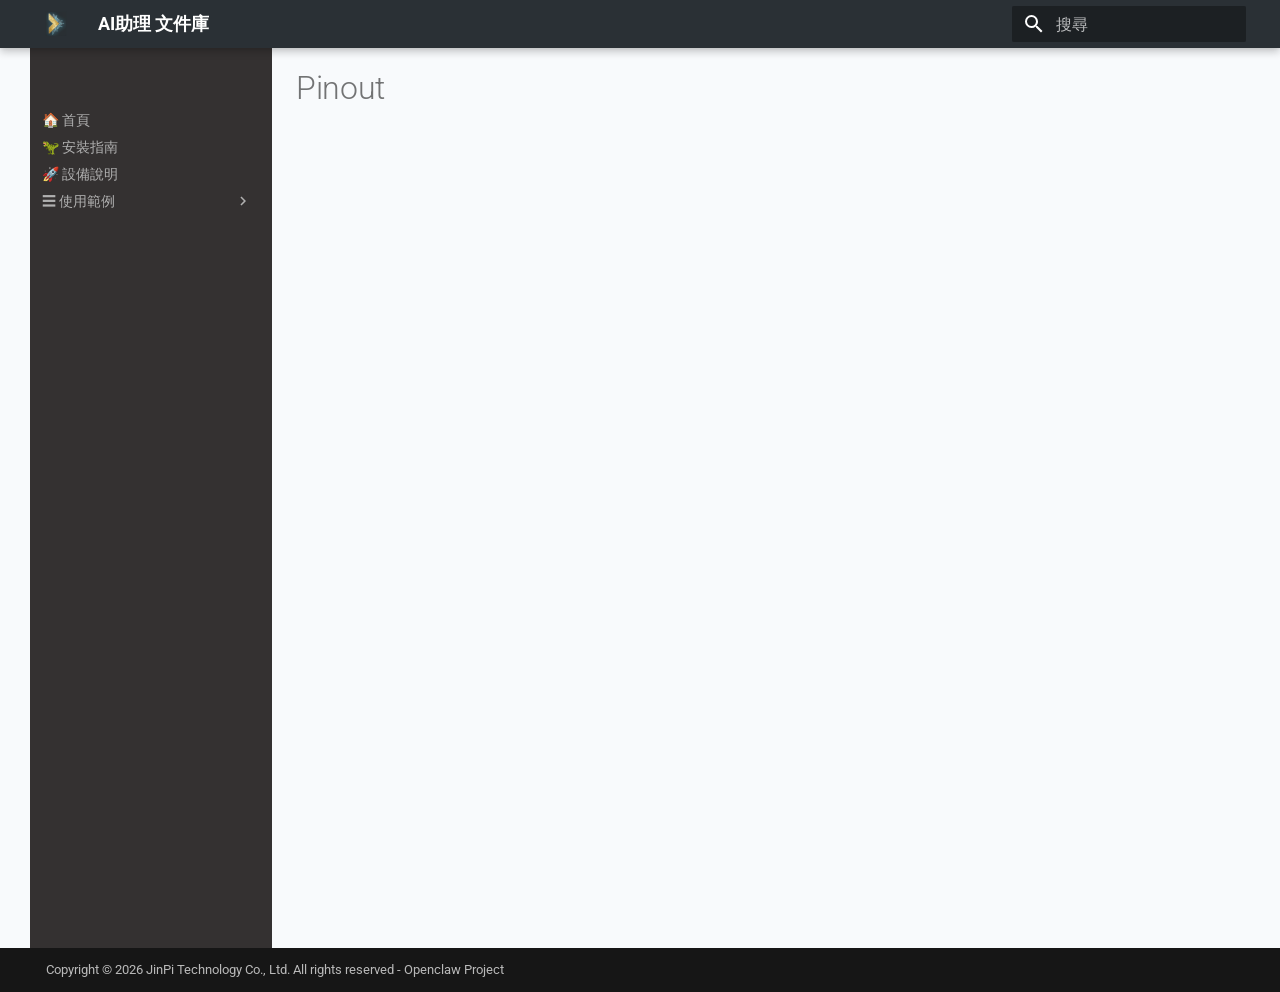
<file: hardware/pinout/index.html>
<!doctype html>
<html lang="zh-TW" class="no-js">
  <head>
    
      <meta charset="utf-8">
      <meta name="viewport" content="width=device-width,initial-scale=1">
      
        <meta name="description" content="說明與組裝指南">
      
      
        <meta name="author" content="Bear/JinPi Technology Co., Ltd.">
      
      
        <link rel="canonical" href="https://docs.jinpi.cc/openclaw/hardware/pinout/">
      
      
      
      
        
      
      
      <link rel="icon" href="../../assets/images/jinpi-logo2.png">
      <meta name="generator" content="mkdocs-1.6.1, mkdocs-material-9.7.6">
    
    
      
        <title>Pinout - AI助理 文件庫</title>
      
    
    
      <link rel="stylesheet" href="../../assets/stylesheets/main.484c7ddc.min.css">
      
      


    
    
      
    
    
      
        
        
        <link rel="preconnect" href="https://fonts.gstatic.com" crossorigin>
        <link rel="stylesheet" href="https://fonts.googleapis.com/css?family=Roboto:300,300i,400,400i,700,700i%7CRoboto+Mono:400,400i,700,700i&display=fallback">
        <style>:root{--md-text-font:"Roboto";--md-code-font:"Roboto Mono"}</style>
      
    
    
      <link rel="stylesheet" href="../../assets/stylesheets/custom.css">
    
    <script>__md_scope=new URL("../..",location),__md_hash=e=>[...e].reduce(((e,_)=>(e<<5)-e+_.charCodeAt(0)),0),__md_get=(e,_=localStorage,t=__md_scope)=>JSON.parse(_.getItem(t.pathname+"."+e)),__md_set=(e,_,t=localStorage,a=__md_scope)=>{try{t.setItem(a.pathname+"."+e,JSON.stringify(_))}catch(e){}}</script>
    
      

    
    
  </head>
  
  
    <body dir="ltr">
  
    
    <input class="md-toggle" data-md-toggle="drawer" type="checkbox" id="__drawer" autocomplete="off">
    <input class="md-toggle" data-md-toggle="search" type="checkbox" id="__search" autocomplete="off">
    <label class="md-overlay" for="__drawer"></label>
    <div data-md-component="skip">
      
    </div>
    <div data-md-component="announce">
      
    </div>
    
    
      

  

<header class="md-header md-header--shadow" data-md-component="header">
  <nav class="md-header__inner md-grid" aria-label="頁首">
    <a href="../.." title="AI助理 文件庫" class="md-header__button md-logo" aria-label="AI助理 文件庫" data-md-component="logo">
      
  <img src="../../assets/images/jinpi-logo2.png" alt="logo">

    </a>
    <label class="md-header__button md-icon" for="__drawer">
      
      <svg xmlns="http://www.w3.org/2000/svg" viewBox="0 0 24 24"><path d="M3 6h18v2H3zm0 5h18v2H3zm0 5h18v2H3z"/></svg>
    </label>
    <div class="md-header__title" data-md-component="header-title">
      <div class="md-header__ellipsis">
        <div class="md-header__topic">
          <span class="md-ellipsis">
            AI助理 文件庫
          </span>
        </div>
        <div class="md-header__topic" data-md-component="header-topic">
          <span class="md-ellipsis">
            
              Pinout
            
          </span>
        </div>
      </div>
    </div>
    
    
      <script>var palette=__md_get("__palette");if(palette&&palette.color){if("(prefers-color-scheme)"===palette.color.media){var media=matchMedia("(prefers-color-scheme: light)"),input=document.querySelector(media.matches?"[data-md-color-media='(prefers-color-scheme: light)']":"[data-md-color-media='(prefers-color-scheme: dark)']");palette.color.media=input.getAttribute("data-md-color-media"),palette.color.scheme=input.getAttribute("data-md-color-scheme"),palette.color.primary=input.getAttribute("data-md-color-primary"),palette.color.accent=input.getAttribute("data-md-color-accent")}for(var[key,value]of Object.entries(palette.color))document.body.setAttribute("data-md-color-"+key,value)}</script>
    
    
    
      
      
        <label class="md-header__button md-icon" for="__search">
          
          <svg xmlns="http://www.w3.org/2000/svg" viewBox="0 0 24 24"><path d="M9.5 3A6.5 6.5 0 0 1 16 9.5c0 1.61-.59 3.09-1.56 4.23l.27.27h.79l5 5-1.5 1.5-5-5v-.79l-.27-.27A6.52 6.52 0 0 1 9.5 16 6.5 6.5 0 0 1 3 9.5 6.5 6.5 0 0 1 9.5 3m0 2C7 5 5 7 5 9.5S7 14 9.5 14 14 12 14 9.5 12 5 9.5 5"/></svg>
        </label>
        <div class="md-search" data-md-component="search" role="dialog">
  <label class="md-search__overlay" for="__search"></label>
  <div class="md-search__inner" role="search">
    <form class="md-search__form" name="search">
      <input type="text" class="md-search__input" name="query" aria-label="搜尋" placeholder="搜尋" autocapitalize="off" autocorrect="off" autocomplete="off" spellcheck="false" data-md-component="search-query" required>
      <label class="md-search__icon md-icon" for="__search">
        
        <svg xmlns="http://www.w3.org/2000/svg" viewBox="0 0 24 24"><path d="M9.5 3A6.5 6.5 0 0 1 16 9.5c0 1.61-.59 3.09-1.56 4.23l.27.27h.79l5 5-1.5 1.5-5-5v-.79l-.27-.27A6.52 6.52 0 0 1 9.5 16 6.5 6.5 0 0 1 3 9.5 6.5 6.5 0 0 1 9.5 3m0 2C7 5 5 7 5 9.5S7 14 9.5 14 14 12 14 9.5 12 5 9.5 5"/></svg>
        
        <svg xmlns="http://www.w3.org/2000/svg" viewBox="0 0 24 24"><path d="M20 11v2H8l5.5 5.5-1.42 1.42L4.16 12l7.92-7.92L13.5 5.5 8 11z"/></svg>
      </label>
      <nav class="md-search__options" aria-label="搜尋">
        
        <button type="reset" class="md-search__icon md-icon" title="清除" aria-label="清除" tabindex="-1">
          
          <svg xmlns="http://www.w3.org/2000/svg" viewBox="0 0 24 24"><path d="M19 6.41 17.59 5 12 10.59 6.41 5 5 6.41 10.59 12 5 17.59 6.41 19 12 13.41 17.59 19 19 17.59 13.41 12z"/></svg>
        </button>
      </nav>
      
        <div class="md-search__suggest" data-md-component="search-suggest"></div>
      
    </form>
    <div class="md-search__output">
      <div class="md-search__scrollwrap" tabindex="0" data-md-scrollfix>
        <div class="md-search-result" data-md-component="search-result">
          <div class="md-search-result__meta">
            正在初始化搜尋引擎
          </div>
          <ol class="md-search-result__list" role="presentation"></ol>
        </div>
      </div>
    </div>
  </div>
</div>
      
    
    
  </nav>
  
</header>
    
    <div class="md-container" data-md-component="container">
      
      
        
          
        
      
      <main class="md-main" data-md-component="main">
        <div class="md-main__inner md-grid">
          
            
              
              <div class="md-sidebar md-sidebar--primary" data-md-component="sidebar" data-md-type="navigation" >
                <div class="md-sidebar__scrollwrap">
                  <div class="md-sidebar__inner">
                    



<nav class="md-nav md-nav--primary" aria-label="導覽列" data-md-level="0">
  <label class="md-nav__title" for="__drawer">
    <a href="../.." title="AI助理 文件庫" class="md-nav__button md-logo" aria-label="AI助理 文件庫" data-md-component="logo">
      
  <img src="../../assets/images/jinpi-logo2.png" alt="logo">

    </a>
    AI助理 文件庫
  </label>
  
  <ul class="md-nav__list" data-md-scrollfix>
    
      
      
  
  
  
  
    <li class="md-nav__item">
      <a href="../.." class="md-nav__link">
        
  
  
  <span class="md-ellipsis">
    
  
    🏠 首頁
  

    
  </span>
  
  

      </a>
    </li>
  

    
      
      
  
  
  
  
    <li class="md-nav__item">
      <a href="../../installation/" class="md-nav__link">
        
  
  
  <span class="md-ellipsis">
    
  
    🦖 安裝指南
  

    
  </span>
  
  

      </a>
    </li>
  

    
      
      
  
  
  
  
    <li class="md-nav__item">
      <a href="../../manuals/" class="md-nav__link">
        
  
  
  <span class="md-ellipsis">
    
  
    🚀 設備說明
  

    
  </span>
  
  

      </a>
    </li>
  

    
      
      
  
  
  
  
    
    
    
    
    
    <li class="md-nav__item md-nav__item--nested">
      
        
        
        <input class="md-nav__toggle md-toggle " type="checkbox" id="__nav_4" >
        
          
          <label class="md-nav__link" for="__nav_4" id="__nav_4_label" tabindex="0">
            
  
  
  <span class="md-ellipsis">
    
  
    ☰ 使用範例
  

    
  </span>
  
  

            <span class="md-nav__icon md-icon"></span>
          </label>
        
        <nav class="md-nav" data-md-level="1" aria-labelledby="__nav_4_label" aria-expanded="false">
          <label class="md-nav__title" for="__nav_4">
            <span class="md-nav__icon md-icon"></span>
            
  
    ☰ 使用範例
  

          </label>
          <ul class="md-nav__list" data-md-scrollfix>
            
              
                
  
  
  
  
    <li class="md-nav__item">
      <a href="../../examples/fortune-teller/" class="md-nav__link">
        
  
  
  <span class="md-ellipsis">
    
  
    🔮 占卜師
  

    
  </span>
  
  

      </a>
    </li>
  

              
            
          </ul>
        </nav>
      
    </li>
  

    
  </ul>
</nav>
                  </div>
                </div>
              </div>
            
            
              
              <div class="md-sidebar md-sidebar--secondary" data-md-component="sidebar" data-md-type="toc" >
                <div class="md-sidebar__scrollwrap">
                  <div class="md-sidebar__inner">
                    

<nav class="md-nav md-nav--secondary" aria-label="目錄">
  
  
  
  
</nav>
                  </div>
                </div>
              </div>
            
          
          
            <div class="md-content" data-md-component="content">
              
              <article class="md-content__inner md-typeset">
                
                  



  <h1>Pinout</h1>














                
              </article>
            </div>
          
          
<script>var target=document.getElementById(location.hash.slice(1));target&&target.name&&(target.checked=target.name.startsWith("__tabbed_"))</script>
        </div>
        
          <button type="button" class="md-top md-icon" data-md-component="top" hidden>
  
  <svg xmlns="http://www.w3.org/2000/svg" viewBox="0 0 24 24"><path d="M13 20h-2V8l-5.5 5.5-1.42-1.42L12 4.16l7.92 7.92-1.42 1.42L13 8z"/></svg>
  回到頂端
</button>
        
      </main>
      
        <footer class="md-footer">
  
  <div class="md-footer-meta md-typeset">
    <div class="md-footer-meta__inner md-grid">
      <div class="md-copyright">
  
    <div class="md-copyright__highlight">
      Copyright &copy; 2026 JinPi Technology Co., Ltd. All rights reserved - Openclaw Project
    </div>
  
  
</div>
      
    </div>
  </div>
</footer>
      
    </div>
    <div class="md-dialog" data-md-component="dialog">
      <div class="md-dialog__inner md-typeset"></div>
    </div>
    
    
    
      
      
      <script id="__config" type="application/json">{"annotate": null, "base": "../..", "features": ["navigation.top", "search.suggest"], "search": "../../assets/javascripts/workers/search.2c215733.min.js", "tags": null, "translations": {"clipboard.copied": "\u5df2\u8907\u88fd", "clipboard.copy": "\u8907\u88fd", "search.result.more.one": "\u6b64\u9801\u5c1a\u6709 1 \u500b\u7b26\u5408\u7684\u9805\u76ee", "search.result.more.other": "\u6b64\u9801\u5c1a\u6709 # \u500b\u7b26\u5408\u7684\u9805\u76ee", "search.result.none": "\u6c92\u6709\u7b26\u5408\u7684\u9805\u76ee", "search.result.one": "\u627e\u5230 1 \u500b\u7b26\u5408\u7684\u9805\u76ee", "search.result.other": "\u627e\u5230 # \u500b\u7b26\u5408\u7684\u9805\u76ee", "search.result.placeholder": "\u6253\u5b57\u9032\u884c\u641c\u5c0b", "search.result.term.missing": "\u7f3a\u5c11\u5b57\u8a5e", "select.version": "\u9078\u64c7\u7248\u672c"}, "version": null}</script>
    
    
      <script src="../../assets/javascripts/bundle.79ae519e.min.js"></script>
      
    
  </body>
</html>
</file>
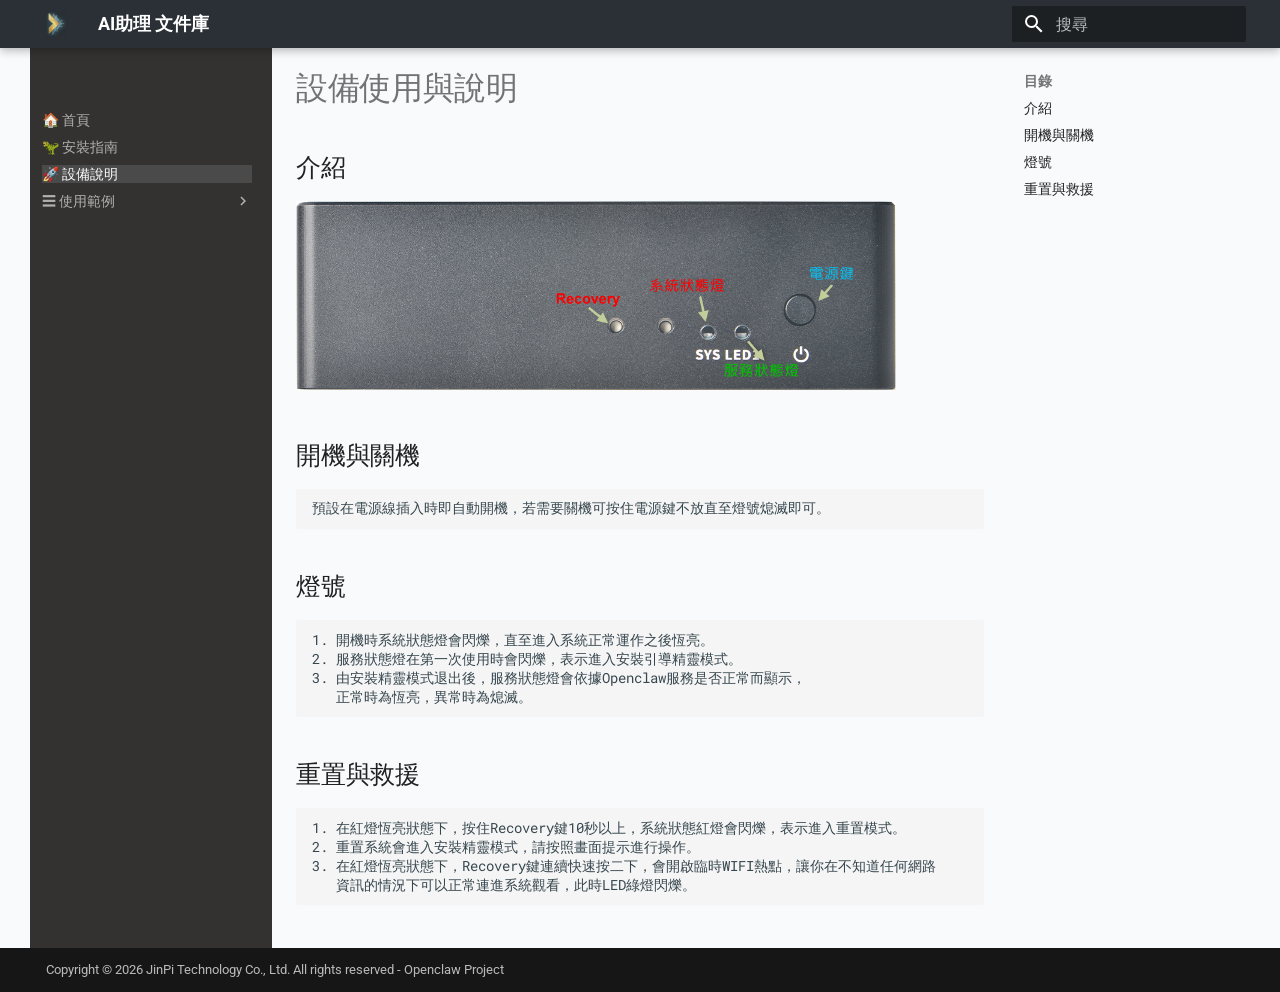
<file: site/manuals/index.html>
<!doctype html>
<html lang="zh-TW" class="no-js">
  <head>
    
      <meta charset="utf-8">
      <meta name="viewport" content="width=device-width,initial-scale=1">
      
        <meta name="description" content="說明與組裝指南">
      
      
        <meta name="author" content="Bear/JinPi Technology Co., Ltd.">
      
      
        <link rel="canonical" href="https://docs.jinpi.cc/openclaw/manuals/">
      
      
        <link rel="prev" href="../installation/">
      
      
        <link rel="next" href="../examples/fortune-teller/">
      
      
        
      
      
      <link rel="icon" href="../assets/images/jinpi-logo2.png">
      <meta name="generator" content="mkdocs-1.6.1, mkdocs-material-9.7.6">
    
    
      
        <title>🚀 設備說明 - AI助理 文件庫</title>
      
    
    
      <link rel="stylesheet" href="../assets/stylesheets/main.484c7ddc.min.css">
      
      


    
    
      
    
    
      
        
        
        <link rel="preconnect" href="https://fonts.gstatic.com" crossorigin>
        <link rel="stylesheet" href="https://fonts.googleapis.com/css?family=Roboto:300,300i,400,400i,700,700i%7CRoboto+Mono:400,400i,700,700i&display=fallback">
        <style>:root{--md-text-font:"Roboto";--md-code-font:"Roboto Mono"}</style>
      
    
    
      <link rel="stylesheet" href="../assets/stylesheets/custom.css">
    
    <script>__md_scope=new URL("..",location),__md_hash=e=>[...e].reduce(((e,_)=>(e<<5)-e+_.charCodeAt(0)),0),__md_get=(e,_=localStorage,t=__md_scope)=>JSON.parse(_.getItem(t.pathname+"."+e)),__md_set=(e,_,t=localStorage,a=__md_scope)=>{try{t.setItem(a.pathname+"."+e,JSON.stringify(_))}catch(e){}}</script>
    
      

    
    
  </head>
  
  
    <body dir="ltr">
  
    
    <input class="md-toggle" data-md-toggle="drawer" type="checkbox" id="__drawer" autocomplete="off">
    <input class="md-toggle" data-md-toggle="search" type="checkbox" id="__search" autocomplete="off">
    <label class="md-overlay" for="__drawer"></label>
    <div data-md-component="skip">
      
        
        <a href="#_1" class="md-skip">
          跳轉到
        </a>
      
    </div>
    <div data-md-component="announce">
      
    </div>
    
    
      

  

<header class="md-header md-header--shadow" data-md-component="header">
  <nav class="md-header__inner md-grid" aria-label="頁首">
    <a href=".." title="AI助理 文件庫" class="md-header__button md-logo" aria-label="AI助理 文件庫" data-md-component="logo">
      
  <img src="../assets/images/jinpi-logo2.png" alt="logo">

    </a>
    <label class="md-header__button md-icon" for="__drawer">
      
      <svg xmlns="http://www.w3.org/2000/svg" viewBox="0 0 24 24"><path d="M3 6h18v2H3zm0 5h18v2H3zm0 5h18v2H3z"/></svg>
    </label>
    <div class="md-header__title" data-md-component="header-title">
      <div class="md-header__ellipsis">
        <div class="md-header__topic">
          <span class="md-ellipsis">
            AI助理 文件庫
          </span>
        </div>
        <div class="md-header__topic" data-md-component="header-topic">
          <span class="md-ellipsis">
            
              🚀 設備說明
            
          </span>
        </div>
      </div>
    </div>
    
    
      <script>var palette=__md_get("__palette");if(palette&&palette.color){if("(prefers-color-scheme)"===palette.color.media){var media=matchMedia("(prefers-color-scheme: light)"),input=document.querySelector(media.matches?"[data-md-color-media='(prefers-color-scheme: light)']":"[data-md-color-media='(prefers-color-scheme: dark)']");palette.color.media=input.getAttribute("data-md-color-media"),palette.color.scheme=input.getAttribute("data-md-color-scheme"),palette.color.primary=input.getAttribute("data-md-color-primary"),palette.color.accent=input.getAttribute("data-md-color-accent")}for(var[key,value]of Object.entries(palette.color))document.body.setAttribute("data-md-color-"+key,value)}</script>
    
    
    
      
      
        <label class="md-header__button md-icon" for="__search">
          
          <svg xmlns="http://www.w3.org/2000/svg" viewBox="0 0 24 24"><path d="M9.5 3A6.5 6.5 0 0 1 16 9.5c0 1.61-.59 3.09-1.56 4.23l.27.27h.79l5 5-1.5 1.5-5-5v-.79l-.27-.27A6.52 6.52 0 0 1 9.5 16 6.5 6.5 0 0 1 3 9.5 6.5 6.5 0 0 1 9.5 3m0 2C7 5 5 7 5 9.5S7 14 9.5 14 14 12 14 9.5 12 5 9.5 5"/></svg>
        </label>
        <div class="md-search" data-md-component="search" role="dialog">
  <label class="md-search__overlay" for="__search"></label>
  <div class="md-search__inner" role="search">
    <form class="md-search__form" name="search">
      <input type="text" class="md-search__input" name="query" aria-label="搜尋" placeholder="搜尋" autocapitalize="off" autocorrect="off" autocomplete="off" spellcheck="false" data-md-component="search-query" required>
      <label class="md-search__icon md-icon" for="__search">
        
        <svg xmlns="http://www.w3.org/2000/svg" viewBox="0 0 24 24"><path d="M9.5 3A6.5 6.5 0 0 1 16 9.5c0 1.61-.59 3.09-1.56 4.23l.27.27h.79l5 5-1.5 1.5-5-5v-.79l-.27-.27A6.52 6.52 0 0 1 9.5 16 6.5 6.5 0 0 1 3 9.5 6.5 6.5 0 0 1 9.5 3m0 2C7 5 5 7 5 9.5S7 14 9.5 14 14 12 14 9.5 12 5 9.5 5"/></svg>
        
        <svg xmlns="http://www.w3.org/2000/svg" viewBox="0 0 24 24"><path d="M20 11v2H8l5.5 5.5-1.42 1.42L4.16 12l7.92-7.92L13.5 5.5 8 11z"/></svg>
      </label>
      <nav class="md-search__options" aria-label="搜尋">
        
        <button type="reset" class="md-search__icon md-icon" title="清除" aria-label="清除" tabindex="-1">
          
          <svg xmlns="http://www.w3.org/2000/svg" viewBox="0 0 24 24"><path d="M19 6.41 17.59 5 12 10.59 6.41 5 5 6.41 10.59 12 5 17.59 6.41 19 12 13.41 17.59 19 19 17.59 13.41 12z"/></svg>
        </button>
      </nav>
      
        <div class="md-search__suggest" data-md-component="search-suggest"></div>
      
    </form>
    <div class="md-search__output">
      <div class="md-search__scrollwrap" tabindex="0" data-md-scrollfix>
        <div class="md-search-result" data-md-component="search-result">
          <div class="md-search-result__meta">
            正在初始化搜尋引擎
          </div>
          <ol class="md-search-result__list" role="presentation"></ol>
        </div>
      </div>
    </div>
  </div>
</div>
      
    
    
  </nav>
  
</header>
    
    <div class="md-container" data-md-component="container">
      
      
        
          
        
      
      <main class="md-main" data-md-component="main">
        <div class="md-main__inner md-grid">
          
            
              
              <div class="md-sidebar md-sidebar--primary" data-md-component="sidebar" data-md-type="navigation" >
                <div class="md-sidebar__scrollwrap">
                  <div class="md-sidebar__inner">
                    



<nav class="md-nav md-nav--primary" aria-label="導覽列" data-md-level="0">
  <label class="md-nav__title" for="__drawer">
    <a href=".." title="AI助理 文件庫" class="md-nav__button md-logo" aria-label="AI助理 文件庫" data-md-component="logo">
      
  <img src="../assets/images/jinpi-logo2.png" alt="logo">

    </a>
    AI助理 文件庫
  </label>
  
  <ul class="md-nav__list" data-md-scrollfix>
    
      
      
  
  
  
  
    <li class="md-nav__item">
      <a href=".." class="md-nav__link">
        
  
  
  <span class="md-ellipsis">
    
  
    🏠 首頁
  

    
  </span>
  
  

      </a>
    </li>
  

    
      
      
  
  
  
  
    <li class="md-nav__item">
      <a href="../installation/" class="md-nav__link">
        
  
  
  <span class="md-ellipsis">
    
  
    🦖 安裝指南
  

    
  </span>
  
  

      </a>
    </li>
  

    
      
      
  
  
    
  
  
  
    <li class="md-nav__item md-nav__item--active">
      
      <input class="md-nav__toggle md-toggle" type="checkbox" id="__toc">
      
      
        
      
      
        <label class="md-nav__link md-nav__link--active" for="__toc">
          
  
  
  <span class="md-ellipsis">
    
  
    🚀 設備說明
  

    
  </span>
  
  

          <span class="md-nav__icon md-icon"></span>
        </label>
      
      <a href="./" class="md-nav__link md-nav__link--active">
        
  
  
  <span class="md-ellipsis">
    
  
    🚀 設備說明
  

    
  </span>
  
  

      </a>
      
        

<nav class="md-nav md-nav--secondary" aria-label="目錄">
  
  
  
    
  
  
    <label class="md-nav__title" for="__toc">
      <span class="md-nav__icon md-icon"></span>
      目錄
    </label>
    <ul class="md-nav__list" data-md-component="toc" data-md-scrollfix>
      
        <li class="md-nav__item">
  <a href="#_2" class="md-nav__link">
    <span class="md-ellipsis">
      
        介紹
      
    </span>
  </a>
  
</li>
      
        <li class="md-nav__item">
  <a href="#_3" class="md-nav__link">
    <span class="md-ellipsis">
      
        開機與關機
      
    </span>
  </a>
  
</li>
      
        <li class="md-nav__item">
  <a href="#_4" class="md-nav__link">
    <span class="md-ellipsis">
      
        燈號
      
    </span>
  </a>
  
</li>
      
        <li class="md-nav__item">
  <a href="#_5" class="md-nav__link">
    <span class="md-ellipsis">
      
        重置與救援
      
    </span>
  </a>
  
</li>
      
    </ul>
  
</nav>
      
    </li>
  

    
      
      
  
  
  
  
    
    
    
    
    
    <li class="md-nav__item md-nav__item--nested">
      
        
        
        <input class="md-nav__toggle md-toggle " type="checkbox" id="__nav_4" >
        
          
          <label class="md-nav__link" for="__nav_4" id="__nav_4_label" tabindex="0">
            
  
  
  <span class="md-ellipsis">
    
  
    ☰ 使用範例
  

    
  </span>
  
  

            <span class="md-nav__icon md-icon"></span>
          </label>
        
        <nav class="md-nav" data-md-level="1" aria-labelledby="__nav_4_label" aria-expanded="false">
          <label class="md-nav__title" for="__nav_4">
            <span class="md-nav__icon md-icon"></span>
            
  
    ☰ 使用範例
  

          </label>
          <ul class="md-nav__list" data-md-scrollfix>
            
              
                
  
  
  
  
    <li class="md-nav__item">
      <a href="../examples/fortune-teller/" class="md-nav__link">
        
  
  
  <span class="md-ellipsis">
    
  
    🔮 占卜師
  

    
  </span>
  
  

      </a>
    </li>
  

              
            
          </ul>
        </nav>
      
    </li>
  

    
  </ul>
</nav>
                  </div>
                </div>
              </div>
            
            
              
              <div class="md-sidebar md-sidebar--secondary" data-md-component="sidebar" data-md-type="toc" >
                <div class="md-sidebar__scrollwrap">
                  <div class="md-sidebar__inner">
                    

<nav class="md-nav md-nav--secondary" aria-label="目錄">
  
  
  
    
  
  
    <label class="md-nav__title" for="__toc">
      <span class="md-nav__icon md-icon"></span>
      目錄
    </label>
    <ul class="md-nav__list" data-md-component="toc" data-md-scrollfix>
      
        <li class="md-nav__item">
  <a href="#_2" class="md-nav__link">
    <span class="md-ellipsis">
      
        介紹
      
    </span>
  </a>
  
</li>
      
        <li class="md-nav__item">
  <a href="#_3" class="md-nav__link">
    <span class="md-ellipsis">
      
        開機與關機
      
    </span>
  </a>
  
</li>
      
        <li class="md-nav__item">
  <a href="#_4" class="md-nav__link">
    <span class="md-ellipsis">
      
        燈號
      
    </span>
  </a>
  
</li>
      
        <li class="md-nav__item">
  <a href="#_5" class="md-nav__link">
    <span class="md-ellipsis">
      
        重置與救援
      
    </span>
  </a>
  
</li>
      
    </ul>
  
</nav>
                  </div>
                </div>
              </div>
            
          
          
            <div class="md-content" data-md-component="content">
              
              <article class="md-content__inner md-typeset">
                
                  



<h1 id="_1">設備使用與說明</h1>
<h2 id="_2">介紹</h2>
<p><img alt="設備外觀-前" src="../assets/images/m6.png" width="600" /></p>
<h2 id="_3">開機與關機</h2>
<div class="language-text highlight"><pre><span></span><code>預設在電源線插入時即自動開機，若需要關機可按住電源鍵不放直至燈號熄滅即可。
</code></pre></div>
<h2 id="_4">燈號</h2>
<div class="language-text highlight"><pre><span></span><code>1. 開機時系統狀態燈會閃爍，直至進入系統正常運作之後恆亮。
2. 服務狀態燈在第一次使用時會閃爍，表示進入安裝引導精靈模式。
3. 由安裝精靈模式退出後，服務狀態燈會依據Openclaw服務是否正常而顯示，
   正常時為恆亮，異常時為熄滅。
</code></pre></div>
<h2 id="_5">重置與救援</h2>
<div class="language-text highlight"><pre><span></span><code>1. 在紅燈恆亮狀態下，按住Recovery鍵10秒以上，系統狀態紅燈會閃爍，表示進入重置模式。
2. 重置系統會進入安裝精靈模式，請按照畫面提示進行操作。
3. 在紅燈恆亮狀態下，Recovery鍵連續快速按二下，會開啟臨時WIFI熱點，讓你在不知道任何網路
   資訊的情況下可以正常連進系統觀看，此時LED綠燈閃爍。
</code></pre></div>












                
              </article>
            </div>
          
          
<script>var target=document.getElementById(location.hash.slice(1));target&&target.name&&(target.checked=target.name.startsWith("__tabbed_"))</script>
        </div>
        
          <button type="button" class="md-top md-icon" data-md-component="top" hidden>
  
  <svg xmlns="http://www.w3.org/2000/svg" viewBox="0 0 24 24"><path d="M13 20h-2V8l-5.5 5.5-1.42-1.42L12 4.16l7.92 7.92-1.42 1.42L13 8z"/></svg>
  回到頂端
</button>
        
      </main>
      
        <footer class="md-footer">
  
  <div class="md-footer-meta md-typeset">
    <div class="md-footer-meta__inner md-grid">
      <div class="md-copyright">
  
    <div class="md-copyright__highlight">
      Copyright &copy; 2026 JinPi Technology Co., Ltd. All rights reserved - Openclaw Project
    </div>
  
  
</div>
      
    </div>
  </div>
</footer>
      
    </div>
    <div class="md-dialog" data-md-component="dialog">
      <div class="md-dialog__inner md-typeset"></div>
    </div>
    
    
    
      
      
      <script id="__config" type="application/json">{"annotate": null, "base": "..", "features": ["navigation.top", "search.suggest"], "search": "../assets/javascripts/workers/search.2c215733.min.js", "tags": null, "translations": {"clipboard.copied": "\u5df2\u8907\u88fd", "clipboard.copy": "\u8907\u88fd", "search.result.more.one": "\u6b64\u9801\u5c1a\u6709 1 \u500b\u7b26\u5408\u7684\u9805\u76ee", "search.result.more.other": "\u6b64\u9801\u5c1a\u6709 # \u500b\u7b26\u5408\u7684\u9805\u76ee", "search.result.none": "\u6c92\u6709\u7b26\u5408\u7684\u9805\u76ee", "search.result.one": "\u627e\u5230 1 \u500b\u7b26\u5408\u7684\u9805\u76ee", "search.result.other": "\u627e\u5230 # \u500b\u7b26\u5408\u7684\u9805\u76ee", "search.result.placeholder": "\u6253\u5b57\u9032\u884c\u641c\u5c0b", "search.result.term.missing": "\u7f3a\u5c11\u5b57\u8a5e", "select.version": "\u9078\u64c7\u7248\u672c"}, "version": null}</script>
    
    
      <script src="../assets/javascripts/bundle.79ae519e.min.js"></script>
      
    
  </body>
</html>
</file>
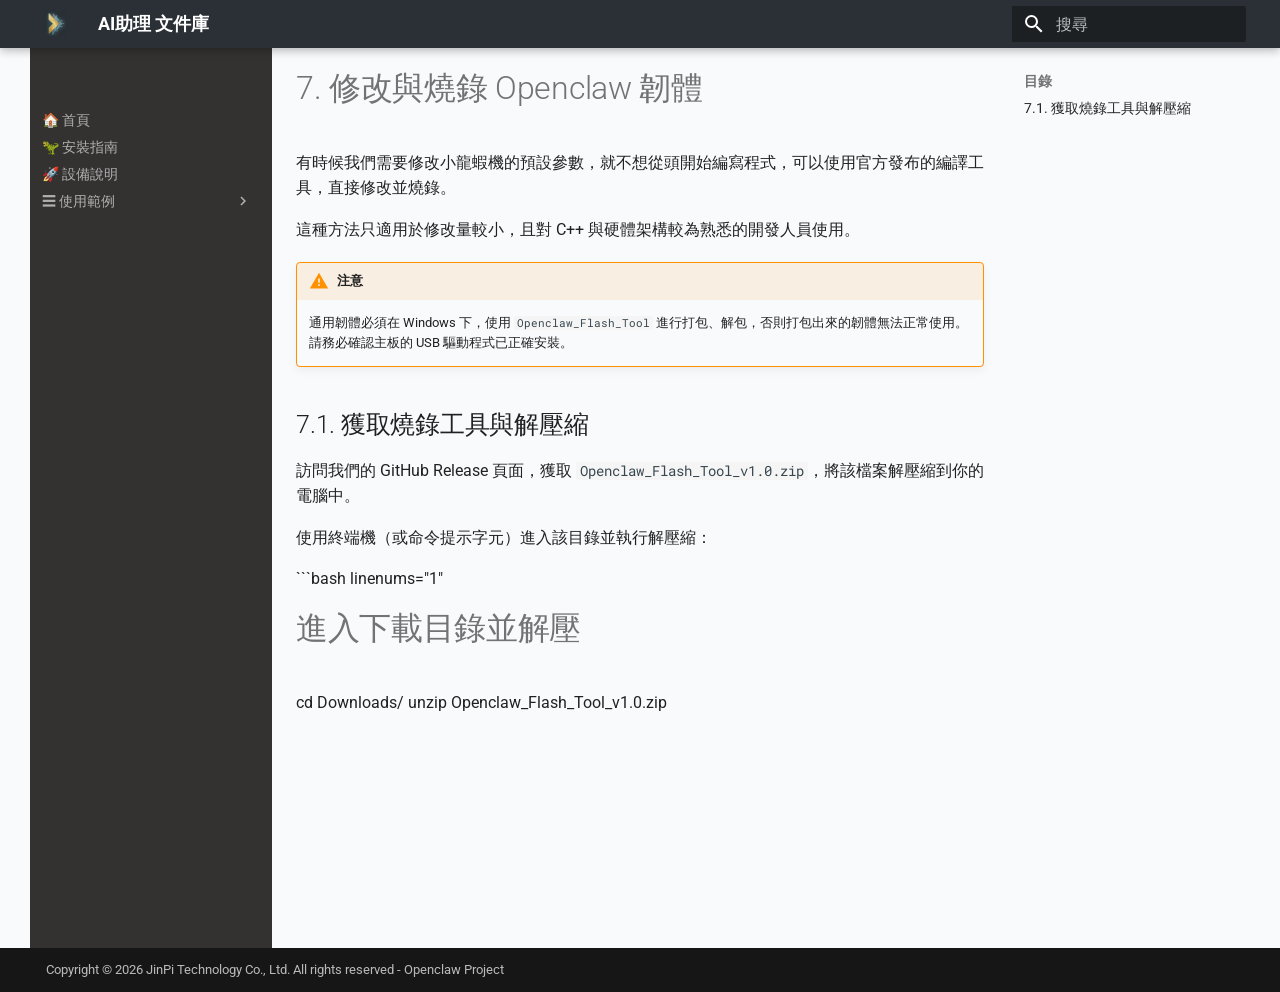
<file: software/firmware/index.html>
<!doctype html>
<html lang="zh-TW" class="no-js">
  <head>
    
      <meta charset="utf-8">
      <meta name="viewport" content="width=device-width,initial-scale=1">
      
        <meta name="description" content="說明與組裝指南">
      
      
        <meta name="author" content="Bear/JinPi Technology Co., Ltd.">
      
      
        <link rel="canonical" href="https://docs.jinpi.cc/openclaw/software/firmware/">
      
      
      
      
        
      
      
      <link rel="icon" href="../../assets/images/jinpi-logo2.png">
      <meta name="generator" content="mkdocs-1.6.1, mkdocs-material-9.7.6">
    
    
      
        <title>7. 修改與燒錄 Openclaw 韌體 - AI助理 文件庫</title>
      
    
    
      <link rel="stylesheet" href="../../assets/stylesheets/main.484c7ddc.min.css">
      
      


    
    
      
    
    
      
        
        
        <link rel="preconnect" href="https://fonts.gstatic.com" crossorigin>
        <link rel="stylesheet" href="https://fonts.googleapis.com/css?family=Roboto:300,300i,400,400i,700,700i%7CRoboto+Mono:400,400i,700,700i&display=fallback">
        <style>:root{--md-text-font:"Roboto";--md-code-font:"Roboto Mono"}</style>
      
    
    
      <link rel="stylesheet" href="../../assets/stylesheets/custom.css">
    
    <script>__md_scope=new URL("../..",location),__md_hash=e=>[...e].reduce(((e,_)=>(e<<5)-e+_.charCodeAt(0)),0),__md_get=(e,_=localStorage,t=__md_scope)=>JSON.parse(_.getItem(t.pathname+"."+e)),__md_set=(e,_,t=localStorage,a=__md_scope)=>{try{t.setItem(a.pathname+"."+e,JSON.stringify(_))}catch(e){}}</script>
    
      

    
    
  </head>
  
  
    <body dir="ltr">
  
    
    <input class="md-toggle" data-md-toggle="drawer" type="checkbox" id="__drawer" autocomplete="off">
    <input class="md-toggle" data-md-toggle="search" type="checkbox" id="__search" autocomplete="off">
    <label class="md-overlay" for="__drawer"></label>
    <div data-md-component="skip">
      
        
        <a href="#7-openclaw" class="md-skip">
          跳轉到
        </a>
      
    </div>
    <div data-md-component="announce">
      
    </div>
    
    
      

  

<header class="md-header md-header--shadow" data-md-component="header">
  <nav class="md-header__inner md-grid" aria-label="頁首">
    <a href="../.." title="AI助理 文件庫" class="md-header__button md-logo" aria-label="AI助理 文件庫" data-md-component="logo">
      
  <img src="../../assets/images/jinpi-logo2.png" alt="logo">

    </a>
    <label class="md-header__button md-icon" for="__drawer">
      
      <svg xmlns="http://www.w3.org/2000/svg" viewBox="0 0 24 24"><path d="M3 6h18v2H3zm0 5h18v2H3zm0 5h18v2H3z"/></svg>
    </label>
    <div class="md-header__title" data-md-component="header-title">
      <div class="md-header__ellipsis">
        <div class="md-header__topic">
          <span class="md-ellipsis">
            AI助理 文件庫
          </span>
        </div>
        <div class="md-header__topic" data-md-component="header-topic">
          <span class="md-ellipsis">
            
              7. 修改與燒錄 Openclaw 韌體
            
          </span>
        </div>
      </div>
    </div>
    
    
      <script>var palette=__md_get("__palette");if(palette&&palette.color){if("(prefers-color-scheme)"===palette.color.media){var media=matchMedia("(prefers-color-scheme: light)"),input=document.querySelector(media.matches?"[data-md-color-media='(prefers-color-scheme: light)']":"[data-md-color-media='(prefers-color-scheme: dark)']");palette.color.media=input.getAttribute("data-md-color-media"),palette.color.scheme=input.getAttribute("data-md-color-scheme"),palette.color.primary=input.getAttribute("data-md-color-primary"),palette.color.accent=input.getAttribute("data-md-color-accent")}for(var[key,value]of Object.entries(palette.color))document.body.setAttribute("data-md-color-"+key,value)}</script>
    
    
    
      
      
        <label class="md-header__button md-icon" for="__search">
          
          <svg xmlns="http://www.w3.org/2000/svg" viewBox="0 0 24 24"><path d="M9.5 3A6.5 6.5 0 0 1 16 9.5c0 1.61-.59 3.09-1.56 4.23l.27.27h.79l5 5-1.5 1.5-5-5v-.79l-.27-.27A6.52 6.52 0 0 1 9.5 16 6.5 6.5 0 0 1 3 9.5 6.5 6.5 0 0 1 9.5 3m0 2C7 5 5 7 5 9.5S7 14 9.5 14 14 12 14 9.5 12 5 9.5 5"/></svg>
        </label>
        <div class="md-search" data-md-component="search" role="dialog">
  <label class="md-search__overlay" for="__search"></label>
  <div class="md-search__inner" role="search">
    <form class="md-search__form" name="search">
      <input type="text" class="md-search__input" name="query" aria-label="搜尋" placeholder="搜尋" autocapitalize="off" autocorrect="off" autocomplete="off" spellcheck="false" data-md-component="search-query" required>
      <label class="md-search__icon md-icon" for="__search">
        
        <svg xmlns="http://www.w3.org/2000/svg" viewBox="0 0 24 24"><path d="M9.5 3A6.5 6.5 0 0 1 16 9.5c0 1.61-.59 3.09-1.56 4.23l.27.27h.79l5 5-1.5 1.5-5-5v-.79l-.27-.27A6.52 6.52 0 0 1 9.5 16 6.5 6.5 0 0 1 3 9.5 6.5 6.5 0 0 1 9.5 3m0 2C7 5 5 7 5 9.5S7 14 9.5 14 14 12 14 9.5 12 5 9.5 5"/></svg>
        
        <svg xmlns="http://www.w3.org/2000/svg" viewBox="0 0 24 24"><path d="M20 11v2H8l5.5 5.5-1.42 1.42L4.16 12l7.92-7.92L13.5 5.5 8 11z"/></svg>
      </label>
      <nav class="md-search__options" aria-label="搜尋">
        
        <button type="reset" class="md-search__icon md-icon" title="清除" aria-label="清除" tabindex="-1">
          
          <svg xmlns="http://www.w3.org/2000/svg" viewBox="0 0 24 24"><path d="M19 6.41 17.59 5 12 10.59 6.41 5 5 6.41 10.59 12 5 17.59 6.41 19 12 13.41 17.59 19 19 17.59 13.41 12z"/></svg>
        </button>
      </nav>
      
        <div class="md-search__suggest" data-md-component="search-suggest"></div>
      
    </form>
    <div class="md-search__output">
      <div class="md-search__scrollwrap" tabindex="0" data-md-scrollfix>
        <div class="md-search-result" data-md-component="search-result">
          <div class="md-search-result__meta">
            正在初始化搜尋引擎
          </div>
          <ol class="md-search-result__list" role="presentation"></ol>
        </div>
      </div>
    </div>
  </div>
</div>
      
    
    
  </nav>
  
</header>
    
    <div class="md-container" data-md-component="container">
      
      
        
          
        
      
      <main class="md-main" data-md-component="main">
        <div class="md-main__inner md-grid">
          
            
              
              <div class="md-sidebar md-sidebar--primary" data-md-component="sidebar" data-md-type="navigation" >
                <div class="md-sidebar__scrollwrap">
                  <div class="md-sidebar__inner">
                    



<nav class="md-nav md-nav--primary" aria-label="導覽列" data-md-level="0">
  <label class="md-nav__title" for="__drawer">
    <a href="../.." title="AI助理 文件庫" class="md-nav__button md-logo" aria-label="AI助理 文件庫" data-md-component="logo">
      
  <img src="../../assets/images/jinpi-logo2.png" alt="logo">

    </a>
    AI助理 文件庫
  </label>
  
  <ul class="md-nav__list" data-md-scrollfix>
    
      
      
  
  
  
  
    <li class="md-nav__item">
      <a href="../.." class="md-nav__link">
        
  
  
  <span class="md-ellipsis">
    
  
    🏠 首頁
  

    
  </span>
  
  

      </a>
    </li>
  

    
      
      
  
  
  
  
    <li class="md-nav__item">
      <a href="../../installation/" class="md-nav__link">
        
  
  
  <span class="md-ellipsis">
    
  
    🦖 安裝指南
  

    
  </span>
  
  

      </a>
    </li>
  

    
      
      
  
  
  
  
    <li class="md-nav__item">
      <a href="../../manuals/" class="md-nav__link">
        
  
  
  <span class="md-ellipsis">
    
  
    🚀 設備說明
  

    
  </span>
  
  

      </a>
    </li>
  

    
      
      
  
  
  
  
    
    
    
    
    
    <li class="md-nav__item md-nav__item--nested">
      
        
        
        <input class="md-nav__toggle md-toggle " type="checkbox" id="__nav_4" >
        
          
          <label class="md-nav__link" for="__nav_4" id="__nav_4_label" tabindex="0">
            
  
  
  <span class="md-ellipsis">
    
  
    ☰ 使用範例
  

    
  </span>
  
  

            <span class="md-nav__icon md-icon"></span>
          </label>
        
        <nav class="md-nav" data-md-level="1" aria-labelledby="__nav_4_label" aria-expanded="false">
          <label class="md-nav__title" for="__nav_4">
            <span class="md-nav__icon md-icon"></span>
            
  
    ☰ 使用範例
  

          </label>
          <ul class="md-nav__list" data-md-scrollfix>
            
              
                
  
  
  
  
    <li class="md-nav__item">
      <a href="../../examples/fortune-teller/" class="md-nav__link">
        
  
  
  <span class="md-ellipsis">
    
  
    🔮 占卜師
  

    
  </span>
  
  

      </a>
    </li>
  

              
            
          </ul>
        </nav>
      
    </li>
  

    
  </ul>
</nav>
                  </div>
                </div>
              </div>
            
            
              
              <div class="md-sidebar md-sidebar--secondary" data-md-component="sidebar" data-md-type="toc" >
                <div class="md-sidebar__scrollwrap">
                  <div class="md-sidebar__inner">
                    

<nav class="md-nav md-nav--secondary" aria-label="目錄">
  
  
  
    
  
  
    <label class="md-nav__title" for="__toc">
      <span class="md-nav__icon md-icon"></span>
      目錄
    </label>
    <ul class="md-nav__list" data-md-component="toc" data-md-scrollfix>
      
        <li class="md-nav__item">
  <a href="#71" class="md-nav__link">
    <span class="md-ellipsis">
      
        7.1. 獲取燒錄工具與解壓縮
      
    </span>
  </a>
  
</li>
      
    </ul>
  
</nav>
                  </div>
                </div>
              </div>
            
          
          
            <div class="md-content" data-md-component="content">
              
              <article class="md-content__inner md-typeset">
                
                  



<h1 id="7-openclaw">7. 修改與燒錄 Openclaw 韌體</h1>
<p>有時候我們需要修改小龍蝦機的預設參數，就不想從頭開始編寫程式，可以使用官方發布的編譯工具，直接修改並燒錄。</p>
<p>這種方法只適用於修改量較小，且對 C++ 與硬體架構較為熟悉的開發人員使用。</p>
<div class="admonition warning">
<p class="admonition-title">注意</p>
<p>通用韌體必須在 Windows 下，使用 <code>Openclaw_Flash_Tool</code> 進行打包、解包，否則打包出來的韌體無法正常使用。請務必確認主板的 USB 驅動程式已正確安裝。</p>
</div>
<h2 id="71">7.1. 獲取燒錄工具與解壓縮</h2>
<p>訪問我們的 GitHub Release 頁面，獲取 <code>Openclaw_Flash_Tool_v1.0.zip</code>，將該檔案解壓縮到你的電腦中。</p>
<p>使用終端機（或命令提示字元）進入該目錄並執行解壓縮：</p>
<p>```bash linenums="1"</p>
<h1 id="_1">進入下載目錄並解壓</h1>
<p>cd Downloads/
unzip Openclaw_Flash_Tool_v1.0.zip</p>












                
              </article>
            </div>
          
          
<script>var target=document.getElementById(location.hash.slice(1));target&&target.name&&(target.checked=target.name.startsWith("__tabbed_"))</script>
        </div>
        
          <button type="button" class="md-top md-icon" data-md-component="top" hidden>
  
  <svg xmlns="http://www.w3.org/2000/svg" viewBox="0 0 24 24"><path d="M13 20h-2V8l-5.5 5.5-1.42-1.42L12 4.16l7.92 7.92-1.42 1.42L13 8z"/></svg>
  回到頂端
</button>
        
      </main>
      
        <footer class="md-footer">
  
  <div class="md-footer-meta md-typeset">
    <div class="md-footer-meta__inner md-grid">
      <div class="md-copyright">
  
    <div class="md-copyright__highlight">
      Copyright &copy; 2026 JinPi Technology Co., Ltd. All rights reserved - Openclaw Project
    </div>
  
  
</div>
      
    </div>
  </div>
</footer>
      
    </div>
    <div class="md-dialog" data-md-component="dialog">
      <div class="md-dialog__inner md-typeset"></div>
    </div>
    
    
    
      
      
      <script id="__config" type="application/json">{"annotate": null, "base": "../..", "features": ["navigation.top", "search.suggest"], "search": "../../assets/javascripts/workers/search.2c215733.min.js", "tags": null, "translations": {"clipboard.copied": "\u5df2\u8907\u88fd", "clipboard.copy": "\u8907\u88fd", "search.result.more.one": "\u6b64\u9801\u5c1a\u6709 1 \u500b\u7b26\u5408\u7684\u9805\u76ee", "search.result.more.other": "\u6b64\u9801\u5c1a\u6709 # \u500b\u7b26\u5408\u7684\u9805\u76ee", "search.result.none": "\u6c92\u6709\u7b26\u5408\u7684\u9805\u76ee", "search.result.one": "\u627e\u5230 1 \u500b\u7b26\u5408\u7684\u9805\u76ee", "search.result.other": "\u627e\u5230 # \u500b\u7b26\u5408\u7684\u9805\u76ee", "search.result.placeholder": "\u6253\u5b57\u9032\u884c\u641c\u5c0b", "search.result.term.missing": "\u7f3a\u5c11\u5b57\u8a5e", "select.version": "\u9078\u64c7\u7248\u672c"}, "version": null}</script>
    
    
      <script src="../../assets/javascripts/bundle.79ae519e.min.js"></script>
      
    
  </body>
</html>
</file>
<file: assets/stylesheets/custom.css>
:root {
    --md-default-bg-color: #F8FAFC !important; /* 這是一個帶有現代感、閱讀起來很舒服的淺灰色 */
}

/* 更改頂部橫幅(Header)為指定的淡藍色 */
.md-header {
    background-color: #2A3035 !important; /* 這裡可以換成任何你喜歡的 Hex 色碼 */
    color: #ffffff !important; /* 確保橫幅上的文字與圖示保持白色 */
}

/* 確保搜尋列的底色也能融入新的淡藍色 */
.md-search__input {
    background-color: rgba(0, 0, 0, 0.1) !important;
}

/* 1. 直接隱藏左側導航列的標題 (刪除它！) */
.md-sidebar--primary .md-nav--primary > .md-nav__title {
    display: none !important;
}

.md-main__inner {
    margin-top: 0 !important; /* 移除整體容器的頂部留白 */
}

/* 2. 讓左側面板「上下滿版」，移除預設的上下空隙 */
.md-sidebar--primary {
    background-color: #343131 !important;
    margin: 0 !important; 
    height: 100vh !important; /* 讓高度向下延伸填滿整個螢幕 */
}

/* 3. [魔法設定] 讓深色背景向左延伸，填滿螢幕左邊的白色留白 */
.md-sidebar--primary::before {
    content: "";
    position: absolute;
    top: 0;
    bottom: 0;
    left: 0vw; /* 向左畫出一個超大的深色背景 */
    right: 0;
    background-color: #343131;
    z-index: -1;
}

/* 4. 清除滾動區塊的圓角，讓它與背景完美融合 */
.md-sidebar--primary .md-sidebar__scrollwrap {
    background-color: transparent !important;
    margin: 0 !important;
    padding: 1.5rem 0 !important; /* 頂部留一點空間，讓第一行選單不要太貼齊上方藍色橫幅 */
    border-radius: 0 !important;  
}

/* 5. 一般狀態的目錄文字與圖示顏色 (淺灰色) */
.md-sidebar--primary .md-nav__link,
.md-sidebar--primary .md-nav__icon {
    color: #b0b0b0 !important;
}

/* 6. 滑鼠移過去，或者是「目前正在閱讀」的目錄項目特效 */
.md-sidebar--primary .md-nav__link:hover,
.md-sidebar--primary .md-nav__link--active {
    color: #ffffff !important;
    background-color: #4a4a4a !important;
}
</file>
<file: site/assets/stylesheets/custom.css>
:root {
    --md-default-bg-color: #F8FAFC !important; /* 這是一個帶有現代感、閱讀起來很舒服的淺灰色 */
}

/* 更改頂部橫幅(Header)為指定的淡藍色 */
.md-header {
    background-color: #2A3035 !important; /* 這裡可以換成任何你喜歡的 Hex 色碼 */
    color: #ffffff !important; /* 確保橫幅上的文字與圖示保持白色 */
}

/* 確保搜尋列的底色也能融入新的淡藍色 */
.md-search__input {
    background-color: rgba(0, 0, 0, 0.1) !important;
}

/* 1. 直接隱藏左側導航列的標題 (刪除它！) */
.md-sidebar--primary .md-nav--primary > .md-nav__title {
    display: none !important;
}

.md-main__inner {
    margin-top: 0 !important; /* 移除整體容器的頂部留白 */
}

/* 2. 讓左側面板「上下滿版」，移除預設的上下空隙 */
.md-sidebar--primary {
    background-color: #343131 !important;
    margin: 0 !important; 
    height: 100vh !important; /* 讓高度向下延伸填滿整個螢幕 */
}

/* 3. [魔法設定] 讓深色背景向左延伸，填滿螢幕左邊的白色留白 */
.md-sidebar--primary::before {
    content: "";
    position: absolute;
    top: 0;
    bottom: 0;
    left: 0vw; /* 向左畫出一個超大的深色背景 */
    right: 0;
    background-color: #343131;
    z-index: -1;
}

/* 4. 清除滾動區塊的圓角，讓它與背景完美融合 */
.md-sidebar--primary .md-sidebar__scrollwrap {
    background-color: transparent !important;
    margin: 0 !important;
    padding: 1.5rem 0 !important; /* 頂部留一點空間，讓第一行選單不要太貼齊上方藍色橫幅 */
    border-radius: 0 !important;  
}

/* 5. 一般狀態的目錄文字與圖示顏色 (淺灰色) */
.md-sidebar--primary .md-nav__link,
.md-sidebar--primary .md-nav__icon {
    color: #b0b0b0 !important;
}

/* 6. 滑鼠移過去，或者是「目前正在閱讀」的目錄項目特效 */
.md-sidebar--primary .md-nav__link:hover,
.md-sidebar--primary .md-nav__link--active {
    color: #ffffff !important;
    background-color: #4a4a4a !important;
}
</file>
<file: assets/stylesheets/main.484c7ddc.min.css>
@charset "UTF-8";html{-webkit-text-size-adjust:none;-moz-text-size-adjust:none;text-size-adjust:none;box-sizing:border-box}*,:after,:before{box-sizing:inherit}@media (prefers-reduced-motion){*,:after,:before{transition:none!important}}body{margin:0}a,button,input,label{-webkit-tap-highlight-color:transparent}a{color:inherit;text-decoration:none}hr{border:0;box-sizing:initial;display:block;height:.05rem;overflow:visible;padding:0}small{font-size:80%}sub,sup{line-height:1em}img{border-style:none}table{border-collapse:initial;border-spacing:0}td,th{font-weight:400;vertical-align:top}button{background:#0000;border:0;font-family:inherit;font-size:inherit;margin:0;padding:0}input{border:0;outline:none}:root{--md-primary-fg-color:#4051b5;--md-primary-fg-color--light:#5d6cc0;--md-primary-fg-color--dark:#303fa1;--md-primary-bg-color:#fff;--md-primary-bg-color--light:#ffffffb3;--md-accent-fg-color:#526cfe;--md-accent-fg-color--transparent:#526cfe1a;--md-accent-bg-color:#fff;--md-accent-bg-color--light:#ffffffb3}[data-md-color-scheme=default]{color-scheme:light}[data-md-color-scheme=default] img[src$="#gh-dark-mode-only"],[data-md-color-scheme=default] img[src$="#only-dark"]{display:none}:root,[data-md-color-scheme=default]{--md-hue:225deg;--md-default-fg-color:#000000de;--md-default-fg-color--light:#0000008a;--md-default-fg-color--lighter:#00000052;--md-default-fg-color--lightest:#00000012;--md-default-bg-color:#fff;--md-default-bg-color--light:#ffffffb3;--md-default-bg-color--lighter:#ffffff4d;--md-default-bg-color--lightest:#ffffff1f;--md-code-fg-color:#36464e;--md-code-bg-color:#f5f5f5;--md-code-bg-color--light:#f5f5f5b3;--md-code-bg-color--lighter:#f5f5f54d;--md-code-hl-color:#4287ff;--md-code-hl-color--light:#4287ff1a;--md-code-hl-number-color:#d52a2a;--md-code-hl-special-color:#db1457;--md-code-hl-function-color:#a846b9;--md-code-hl-constant-color:#6e59d9;--md-code-hl-keyword-color:#3f6ec6;--md-code-hl-string-color:#1c7d4d;--md-code-hl-name-color:var(--md-code-fg-color);--md-code-hl-operator-color:var(--md-default-fg-color--light);--md-code-hl-punctuation-color:var(--md-default-fg-color--light);--md-code-hl-comment-color:var(--md-default-fg-color--light);--md-code-hl-generic-color:var(--md-default-fg-color--light);--md-code-hl-variable-color:var(--md-default-fg-color--light);--md-typeset-color:var(--md-default-fg-color);--md-typeset-a-color:var(--md-primary-fg-color);--md-typeset-del-color:#f5503d26;--md-typeset-ins-color:#0bd57026;--md-typeset-kbd-color:#fafafa;--md-typeset-kbd-accent-color:#fff;--md-typeset-kbd-border-color:#b8b8b8;--md-typeset-mark-color:#ffff0080;--md-typeset-table-color:#0000001f;--md-typeset-table-color--light:rgba(0,0,0,.035);--md-admonition-fg-color:var(--md-default-fg-color);--md-admonition-bg-color:var(--md-default-bg-color);--md-warning-fg-color:#000000de;--md-warning-bg-color:#ff9;--md-footer-fg-color:#fff;--md-footer-fg-color--light:#ffffffb3;--md-footer-fg-color--lighter:#ffffff73;--md-footer-bg-color:#000000de;--md-footer-bg-color--dark:#00000052;--md-shadow-z1:0 0.2rem 0.5rem #0000000d,0 0 0.05rem #0000001a;--md-shadow-z2:0 0.2rem 0.5rem #0000001a,0 0 0.05rem #00000040;--md-shadow-z3:0 0.2rem 0.5rem #0003,0 0 0.05rem #00000059}.md-icon svg{fill:currentcolor;display:block;height:1.2rem;width:1.2rem}body{-webkit-font-smoothing:antialiased;-moz-osx-font-smoothing:grayscale;--md-text-font-family:var(--md-text-font,_),-apple-system,BlinkMacSystemFont,Helvetica,Arial,sans-serif;--md-code-font-family:var(--md-code-font,_),SFMono-Regular,Consolas,Menlo,monospace}aside,body,input{font-feature-settings:"kern","liga";color:var(--md-typeset-color);font-family:var(--md-text-font-family)}code,kbd,pre{font-feature-settings:"kern";font-family:var(--md-code-font-family)}:root{--md-typeset-table-sort-icon:url('data:image/svg+xml;charset=utf-8,<svg xmlns="http://www.w3.org/2000/svg" viewBox="0 0 24 24"><path d="m18 21-4-4h3V7h-3l4-4 4 4h-3v10h3M2 19v-2h10v2M2 13v-2h7v2M2 7V5h4v2z"/></svg>');--md-typeset-table-sort-icon--asc:url('data:image/svg+xml;charset=utf-8,<svg xmlns="http://www.w3.org/2000/svg" viewBox="0 0 24 24"><path d="M19 17h3l-4 4-4-4h3V3h2M2 17h10v2H2M6 5v2H2V5m0 6h7v2H2z"/></svg>');--md-typeset-table-sort-icon--desc:url('data:image/svg+xml;charset=utf-8,<svg xmlns="http://www.w3.org/2000/svg" viewBox="0 0 24 24"><path d="M19 7h3l-4-4-4 4h3v14h2M2 17h10v2H2M6 5v2H2V5m0 6h7v2H2z"/></svg>')}.md-typeset{-webkit-print-color-adjust:exact;color-adjust:exact;font-size:.8rem;line-height:1.6;overflow-wrap:break-word}@media print{.md-typeset{font-size:.68rem}}.md-typeset blockquote,.md-typeset dl,.md-typeset figure,.md-typeset ol,.md-typeset pre,.md-typeset ul{margin-bottom:1em;margin-top:1em}.md-typeset h1{color:var(--md-default-fg-color--light);font-size:2em;line-height:1.3;margin:0 0 1.25em}.md-typeset h1,.md-typeset h2{font-weight:300;letter-spacing:-.01em}.md-typeset h2{font-size:1.5625em;line-height:1.4;margin:1.6em 0 .64em}.md-typeset h3{font-size:1.25em;font-weight:400;letter-spacing:-.01em;line-height:1.5;margin:1.6em 0 .8em}.md-typeset h2+h3{margin-top:.8em}.md-typeset h4{font-weight:700;letter-spacing:-.01em;margin:1em 0}.md-typeset h5,.md-typeset h6{color:var(--md-default-fg-color--light);font-size:.8em;font-weight:700;letter-spacing:-.01em;margin:1.25em 0}.md-typeset h5{text-transform:uppercase}.md-typeset h5 code{text-transform:none}.md-typeset hr{border-bottom:.05rem solid var(--md-default-fg-color--lightest);display:flow-root;margin:1.5em 0}.md-typeset a{color:var(--md-typeset-a-color);word-break:break-word}.md-typeset a,.md-typeset a:before{transition:color 125ms}.md-typeset a:focus,.md-typeset a:hover{color:var(--md-accent-fg-color)}.md-typeset a:focus code,.md-typeset a:hover code{background-color:var(--md-accent-fg-color--transparent);color:var(--md-accent-fg-color)}.md-typeset a code{color:var(--md-typeset-a-color)}.md-typeset a.focus-visible{outline-color:var(--md-accent-fg-color);outline-offset:.2rem}.md-typeset code,.md-typeset kbd,.md-typeset pre{color:var(--md-code-fg-color);direction:ltr;font-variant-ligatures:none;transition:background-color 125ms}@media print{.md-typeset code,.md-typeset kbd,.md-typeset pre{white-space:pre-wrap}}.md-typeset code{background-color:var(--md-code-bg-color);border-radius:.1rem;-webkit-box-decoration-break:clone;box-decoration-break:clone;font-size:.85em;padding:0 .2941176471em;transition:color 125ms,background-color 125ms;word-break:break-word}.md-typeset code:not(.focus-visible){-webkit-tap-highlight-color:transparent;outline:none}.md-typeset pre{display:flow-root;line-height:1.4;position:relative}.md-typeset pre>code{-webkit-box-decoration-break:slice;box-decoration-break:slice;box-shadow:none;display:block;margin:0;outline-color:var(--md-accent-fg-color);overflow:auto;padding:.7720588235em 1.1764705882em;scrollbar-color:var(--md-default-fg-color--lighter) #0000;scrollbar-width:thin;touch-action:auto;word-break:normal}.md-typeset pre>code:hover{scrollbar-color:var(--md-accent-fg-color) #0000}.md-typeset pre>code::-webkit-scrollbar{height:.2rem;width:.2rem}.md-typeset pre>code::-webkit-scrollbar-thumb{background-color:var(--md-default-fg-color--lighter)}.md-typeset pre>code::-webkit-scrollbar-thumb:hover{background-color:var(--md-accent-fg-color)}.md-typeset kbd{background-color:var(--md-typeset-kbd-color);border-radius:.1rem;box-shadow:0 .1rem 0 .05rem var(--md-typeset-kbd-border-color),0 .1rem 0 var(--md-typeset-kbd-border-color),0 -.1rem .2rem var(--md-typeset-kbd-accent-color) inset;color:var(--md-default-fg-color);display:inline-block;font-size:.75em;padding:0 .6666666667em;vertical-align:text-top;word-break:break-word}.md-typeset mark{background-color:var(--md-typeset-mark-color);-webkit-box-decoration-break:clone;box-decoration-break:clone;color:inherit;word-break:break-word}.md-typeset abbr{cursor:help;text-decoration:none}.md-typeset [data-preview],.md-typeset abbr{border-bottom:.05rem dotted var(--md-default-fg-color--light)}.md-typeset small{opacity:.75}[dir=ltr] .md-typeset sub,[dir=ltr] .md-typeset sup{margin-left:.078125em}[dir=rtl] .md-typeset sub,[dir=rtl] .md-typeset sup{margin-right:.078125em}[dir=ltr] .md-typeset blockquote{padding-left:.6rem}[dir=rtl] .md-typeset blockquote{padding-right:.6rem}[dir=ltr] .md-typeset blockquote{border-left:.2rem solid var(--md-default-fg-color--lighter)}[dir=rtl] .md-typeset blockquote{border-right:.2rem solid var(--md-default-fg-color--lighter)}.md-typeset blockquote{color:var(--md-default-fg-color--light);margin-left:0;margin-right:0}.md-typeset ul{list-style-type:disc}.md-typeset ul[type]{list-style-type:revert-layer}[dir=ltr] .md-typeset ol,[dir=ltr] .md-typeset ul{margin-left:.625em}[dir=rtl] .md-typeset ol,[dir=rtl] .md-typeset ul{margin-right:.625em}.md-typeset ol,.md-typeset ul{padding:0}.md-typeset ol:not([hidden]),.md-typeset ul:not([hidden]){display:flow-root}.md-typeset ol ol,.md-typeset ul ol{list-style-type:lower-alpha}.md-typeset ol ol ol,.md-typeset ul ol ol{list-style-type:lower-roman}.md-typeset ol ol ol ol,.md-typeset ul ol ol ol{list-style-type:upper-alpha}.md-typeset ol ol ol ol ol,.md-typeset ul ol ol ol ol{list-style-type:upper-roman}.md-typeset ol[type],.md-typeset ul[type]{list-style-type:revert-layer}[dir=ltr] .md-typeset ol li,[dir=ltr] .md-typeset ul li{margin-left:1.25em}[dir=rtl] .md-typeset ol li,[dir=rtl] .md-typeset ul li{margin-right:1.25em}.md-typeset ol li,.md-typeset ul li{margin-bottom:.5em}.md-typeset ol li blockquote,.md-typeset ol li p,.md-typeset ul li blockquote,.md-typeset ul li p{margin:.5em 0}.md-typeset ol li:last-child,.md-typeset ul li:last-child{margin-bottom:0}[dir=ltr] .md-typeset ol li ol,[dir=ltr] .md-typeset ol li ul,[dir=ltr] .md-typeset ul li ol,[dir=ltr] .md-typeset ul li ul{margin-left:.625em}[dir=rtl] .md-typeset ol li ol,[dir=rtl] .md-typeset ol li ul,[dir=rtl] .md-typeset ul li ol,[dir=rtl] .md-typeset ul li ul{margin-right:.625em}.md-typeset ol li ol,.md-typeset ol li ul,.md-typeset ul li ol,.md-typeset ul li ul{margin-bottom:.5em;margin-top:.5em}[dir=ltr] .md-typeset dd{margin-left:1.875em}[dir=rtl] .md-typeset dd{margin-right:1.875em}.md-typeset dd{margin-bottom:1.5em;margin-top:1em}.md-typeset img,.md-typeset svg,.md-typeset video{height:auto;max-width:100%}.md-typeset img[align=left]{margin:1em 1em 1em 0}.md-typeset img[align=right]{margin:1em 0 1em 1em}.md-typeset img[align]:only-child{margin-top:0}.md-typeset figure{display:flow-root;margin:1em auto;max-width:100%;text-align:center;width:fit-content}.md-typeset figure img{display:block;margin:0 auto}.md-typeset figcaption{font-style:italic;margin:1em auto;max-width:24rem}.md-typeset iframe{max-width:100%}.md-typeset table:not([class]){background-color:var(--md-default-bg-color);border:.05rem solid var(--md-typeset-table-color);border-radius:.1rem;display:inline-block;font-size:.64rem;max-width:100%;overflow:auto;touch-action:auto}@media print{.md-typeset table:not([class]){display:table}}.md-typeset table:not([class])+*{margin-top:1.5em}.md-typeset table:not([class]) td>:first-child,.md-typeset table:not([class]) th>:first-child{margin-top:0}.md-typeset table:not([class]) td>:last-child,.md-typeset table:not([class]) th>:last-child{margin-bottom:0}.md-typeset table:not([class]) td:not([align]),.md-typeset table:not([class]) th:not([align]){text-align:left}[dir=rtl] .md-typeset table:not([class]) td:not([align]),[dir=rtl] .md-typeset table:not([class]) th:not([align]){text-align:right}.md-typeset table:not([class]) th{font-weight:700;min-width:5rem;padding:.9375em 1.25em;vertical-align:top}.md-typeset table:not([class]) td{border-top:.05rem solid var(--md-typeset-table-color);padding:.9375em 1.25em;vertical-align:top}.md-typeset table:not([class]) tbody tr{transition:background-color 125ms}.md-typeset table:not([class]) tbody tr:hover{background-color:var(--md-typeset-table-color--light);box-shadow:0 .05rem 0 var(--md-default-bg-color) inset}.md-typeset table:not([class]) a{word-break:normal}.md-typeset table th[role=columnheader]{cursor:pointer}[dir=ltr] .md-typeset table th[role=columnheader]:after{margin-left:.5em}[dir=rtl] .md-typeset table th[role=columnheader]:after{margin-right:.5em}.md-typeset table th[role=columnheader]:after{content:"";display:inline-block;height:1.2em;-webkit-mask-image:var(--md-typeset-table-sort-icon);mask-image:var(--md-typeset-table-sort-icon);-webkit-mask-repeat:no-repeat;mask-repeat:no-repeat;-webkit-mask-size:contain;mask-size:contain;transition:background-color 125ms;vertical-align:text-bottom;width:1.2em}.md-typeset table th[role=columnheader]:hover:after{background-color:var(--md-default-fg-color--lighter)}.md-typeset table th[role=columnheader][aria-sort=ascending]:after{background-color:var(--md-default-fg-color--light);-webkit-mask-image:var(--md-typeset-table-sort-icon--asc);mask-image:var(--md-typeset-table-sort-icon--asc)}.md-typeset table th[role=columnheader][aria-sort=descending]:after{background-color:var(--md-default-fg-color--light);-webkit-mask-image:var(--md-typeset-table-sort-icon--desc);mask-image:var(--md-typeset-table-sort-icon--desc)}.md-typeset__scrollwrap{margin:1em -.8rem;overflow-x:auto;touch-action:auto}.md-typeset__table{display:inline-block;margin-bottom:.5em;padding:0 .8rem}@media print{.md-typeset__table{display:block}}html .md-typeset__table table{display:table;margin:0;overflow:hidden;width:100%}@media screen and (max-width:44.984375em){.md-content__inner>pre{margin:1em -.8rem}.md-content__inner>pre code{border-radius:0}}.md-typeset .md-author{border-radius:100%;display:block;flex-shrink:0;height:1.6rem;overflow:hidden;position:relative;transition:color 125ms,transform 125ms;width:1.6rem}.md-typeset .md-author img{display:block}.md-typeset .md-author--more{background:var(--md-default-fg-color--lightest);color:var(--md-default-fg-color--lighter);font-size:.6rem;font-weight:700;line-height:1.6rem;text-align:center}.md-typeset .md-author--long{height:2.4rem;width:2.4rem}.md-typeset a.md-author{transform:scale(1)}.md-typeset a.md-author img{border-radius:100%;filter:grayscale(100%) opacity(75%);transition:filter 125ms}.md-typeset a.md-author:focus,.md-typeset a.md-author:hover{transform:scale(1.1);z-index:1}.md-typeset a.md-author:focus img,.md-typeset a.md-author:hover img{filter:grayscale(0)}.md-banner{background-color:var(--md-footer-bg-color);color:var(--md-footer-fg-color);overflow:auto}@media print{.md-banner{display:none}}.md-banner--warning{background-color:var(--md-warning-bg-color);color:var(--md-warning-fg-color)}.md-banner__inner{font-size:.7rem;margin:.6rem auto;padding:0 .8rem}[dir=ltr] .md-banner__button{float:right}[dir=rtl] .md-banner__button{float:left}.md-banner__button{color:inherit;cursor:pointer;transition:opacity .25s}.no-js .md-banner__button{display:none}.md-banner__button:hover{opacity:.7}html{font-size:125%;height:100%;overflow-x:hidden}@media screen and (min-width:100em){html{font-size:137.5%}}@media screen and (min-width:125em){html{font-size:150%}}body{background-color:var(--md-default-bg-color);display:flex;flex-direction:column;font-size:.5rem;min-height:100%;position:relative;width:100%}@media print{body{display:block}}@media screen and (max-width:59.984375em){body[data-md-scrolllock]{position:fixed}}.md-grid{margin-left:auto;margin-right:auto;max-width:61rem}.md-container{display:flex;flex-direction:column;flex-grow:1}@media print{.md-container{display:block}}.md-main{flex-grow:1}.md-main__inner{display:flex;height:100%;margin-top:1.5rem}.md-ellipsis{overflow:hidden;text-overflow:ellipsis}.md-toggle{display:none}.md-option{height:0;opacity:0;position:absolute;width:0}.md-option:checked+label:not([hidden]){display:block}.md-option.focus-visible+label{outline-color:var(--md-accent-fg-color);outline-style:auto}.md-skip{background-color:var(--md-default-fg-color);border-radius:.1rem;color:var(--md-default-bg-color);font-size:.64rem;margin:.5rem;opacity:0;outline-color:var(--md-accent-fg-color);padding:.3rem .5rem;position:fixed;transform:translateY(.4rem);z-index:-1}.md-skip:focus{opacity:1;transform:translateY(0);transition:transform .25s cubic-bezier(.4,0,.2,1),opacity 175ms 75ms;z-index:10}@page{margin:25mm}:root{--md-clipboard-icon:url('data:image/svg+xml;charset=utf-8,<svg xmlns="http://www.w3.org/2000/svg" viewBox="0 0 24 24"><path d="M19 21H8V7h11m0-2H8a2 2 0 0 0-2 2v14a2 2 0 0 0 2 2h11a2 2 0 0 0 2-2V7a2 2 0 0 0-2-2m-3-4H4a2 2 0 0 0-2 2v14h2V3h12z"/></svg>')}.md-clipboard{border-radius:.1rem;color:var(--md-default-fg-color--lightest);cursor:pointer;height:1.5em;outline-color:var(--md-accent-fg-color);outline-offset:.1rem;transition:color .25s;width:1.5em;z-index:1}@media print{.md-clipboard{display:none}}.md-clipboard:not(.focus-visible){-webkit-tap-highlight-color:transparent;outline:none}:hover>.md-clipboard{color:var(--md-default-fg-color--light)}.md-clipboard:focus,.md-clipboard:hover{color:var(--md-accent-fg-color)}.md-clipboard:after{background-color:currentcolor;content:"";display:block;height:1.125em;margin:0 auto;-webkit-mask-image:var(--md-clipboard-icon);mask-image:var(--md-clipboard-icon);-webkit-mask-position:center;mask-position:center;-webkit-mask-repeat:no-repeat;mask-repeat:no-repeat;-webkit-mask-size:contain;mask-size:contain;width:1.125em}.md-clipboard--inline{cursor:pointer}.md-clipboard--inline code{transition:color .25s,background-color .25s}.md-clipboard--inline:focus code,.md-clipboard--inline:hover code{background-color:var(--md-accent-fg-color--transparent);color:var(--md-accent-fg-color)}:root{--md-code-select-icon:url('data:image/svg+xml;charset=utf-8,<svg xmlns="http://www.w3.org/2000/svg" viewBox="0 0 24 24"><path d="M19 19h-4v2h4c1.1 0 2-.9 2-2v-4h-2m0-12h-4v2h4v4h2V5c0-1.1-.9-2-2-2M5 5h4V3H5c-1.1 0-2 .9-2 2v4h2m0 6H3v4c0 1.1.9 2 2 2h4v-2H5zm2-4h2v2H7zm4 0h2v2h-2zm4 0h2v2h-2zM7 7h2v2H7zm4 0h2v2h-2zm4 0h2v2h-2zm-8 8h2v2H7zm4 0h2v2h-2zm4 0h2v2h-2z"/></svg>');--md-code-copy-icon:url('data:image/svg+xml;charset=utf-8,<svg xmlns="http://www.w3.org/2000/svg" viewBox="0 0 24 24"><path d="M19 21H8V7h11m0-2H8a2 2 0 0 0-2 2v14a2 2 0 0 0 2 2h11a2 2 0 0 0 2-2V7a2 2 0 0 0-2-2m-3-4H4a2 2 0 0 0-2 2v14h2V3h12z"/></svg>')}.md-typeset .md-code__content{display:grid}.md-code__nav{background-color:var(--md-code-bg-color--lighter);border-radius:.1rem;display:flex;gap:.2rem;padding:.2rem;position:absolute;right:.25em;top:.25em;transition:background-color .25s;z-index:1}:hover>.md-code__nav{background-color:var(--md-code-bg-color--light)}.md-code__button{color:var(--md-default-fg-color--lightest);cursor:pointer;display:block;height:1.5em;outline-color:var(--md-accent-fg-color);outline-offset:.1rem;transition:color .25s;width:1.5em}:hover>*>.md-code__button{color:var(--md-default-fg-color--light)}.md-code__button.focus-visible,.md-code__button:hover{color:var(--md-accent-fg-color)}.md-code__button--active{color:var(--md-default-fg-color)!important}.md-code__button:after{background-color:currentcolor;content:"";display:block;height:1.125em;margin:0 auto;-webkit-mask-position:center;mask-position:center;-webkit-mask-repeat:no-repeat;mask-repeat:no-repeat;-webkit-mask-size:contain;mask-size:contain;width:1.125em}.md-code__button[data-md-type=select]:after{-webkit-mask-image:var(--md-code-select-icon);mask-image:var(--md-code-select-icon)}.md-code__button[data-md-type=copy]:after{-webkit-mask-image:var(--md-code-copy-icon);mask-image:var(--md-code-copy-icon)}@keyframes consent{0%{opacity:0;transform:translateY(100%)}to{opacity:1;transform:translateY(0)}}@keyframes overlay{0%{opacity:0}to{opacity:1}}.md-consent__overlay{animation:overlay .25s both;-webkit-backdrop-filter:blur(.1rem);backdrop-filter:blur(.1rem);background-color:#0000008a;height:100%;opacity:1;position:fixed;top:0;width:100%;z-index:5}.md-consent__inner{animation:consent .5s cubic-bezier(.1,.7,.1,1) both;background-color:var(--md-default-bg-color);border:0;border-radius:.1rem;bottom:0;box-shadow:0 0 .2rem #0000001a,0 .2rem .4rem #0003;max-height:100%;overflow:auto;padding:0;position:fixed;width:100%;z-index:5}.md-consent__form{padding:.8rem}.md-consent__settings{display:none;margin:1em 0}input:checked+.md-consent__settings{display:block}.md-consent__controls{margin-bottom:.8rem}.md-typeset .md-consent__controls .md-button{display:inline}@media screen and (max-width:44.984375em){.md-typeset .md-consent__controls .md-button{display:block;margin-top:.4rem;text-align:center;width:100%}}.md-consent label{cursor:pointer}.md-content{flex-grow:1;min-width:0}.md-content__inner{margin:0 .8rem 1.2rem;padding-top:.6rem}@media screen and (min-width:76.25em){[dir=ltr] .md-sidebar--primary:not([hidden])~.md-content>.md-content__inner{margin-left:1.2rem}[dir=ltr] .md-sidebar--secondary:not([hidden])~.md-content>.md-content__inner,[dir=rtl] .md-sidebar--primary:not([hidden])~.md-content>.md-content__inner{margin-right:1.2rem}[dir=rtl] .md-sidebar--secondary:not([hidden])~.md-content>.md-content__inner{margin-left:1.2rem}}.md-content__inner:before{content:"";display:block;height:.4rem}.md-content__inner>:last-child{margin-bottom:0}[dir=ltr] .md-content__button{float:right}[dir=rtl] .md-content__button{float:left}[dir=ltr] .md-content__button{margin-left:.4rem}[dir=rtl] .md-content__button{margin-right:.4rem}.md-content__button{margin:.4rem 0;padding:0}@media print{.md-content__button{display:none}}.md-typeset .md-content__button{color:var(--md-default-fg-color--lighter)}.md-content__button svg{display:inline;vertical-align:top}[dir=rtl] .md-content__button svg{transform:scaleX(-1)}[dir=ltr] .md-dialog{right:.8rem}[dir=rtl] .md-dialog{left:.8rem}.md-dialog{background-color:var(--md-default-fg-color);border-radius:.1rem;bottom:.8rem;box-shadow:var(--md-shadow-z3);min-width:11.1rem;opacity:0;padding:.4rem .6rem;pointer-events:none;position:fixed;transform:translateY(100%);transition:transform 0ms .4s,opacity .4s;z-index:4}@media print{.md-dialog{display:none}}.md-dialog--active{opacity:1;pointer-events:auto;transform:translateY(0);transition:transform .4s cubic-bezier(.075,.85,.175,1),opacity .4s}.md-dialog__inner{color:var(--md-default-bg-color);font-size:.7rem}.md-feedback{margin:2em 0 1em;text-align:center}.md-feedback fieldset{border:none;margin:0;padding:0}.md-feedback__title{font-weight:700;margin:1em auto}.md-feedback__inner{position:relative}.md-feedback__list{display:flex;flex-wrap:wrap;place-content:baseline center;position:relative}.md-feedback__list:hover .md-icon:not(:disabled){color:var(--md-default-fg-color--lighter)}:disabled .md-feedback__list{min-height:1.8rem}.md-feedback__icon{color:var(--md-default-fg-color--light);cursor:pointer;flex-shrink:0;margin:0 .1rem;transition:color 125ms}.md-feedback__icon:not(:disabled).md-icon:hover{color:var(--md-accent-fg-color)}.md-feedback__icon:disabled{color:var(--md-default-fg-color--lightest);pointer-events:none}.md-feedback__note{opacity:0;position:relative;transform:translateY(.4rem);transition:transform .4s cubic-bezier(.1,.7,.1,1),opacity .15s}.md-feedback__note>*{margin:0 auto;max-width:16rem}:disabled .md-feedback__note{opacity:1;transform:translateY(0)}@media print{.md-feedback{display:none}}.md-footer{background-color:var(--md-footer-bg-color);color:var(--md-footer-fg-color)}@media print{.md-footer{display:none}}.md-footer__inner{justify-content:space-between;overflow:auto;padding:.2rem}.md-footer__inner:not([hidden]){display:flex}.md-footer__link{align-items:end;display:flex;flex-grow:0.01;margin-bottom:.4rem;margin-top:1rem;max-width:100%;outline-color:var(--md-accent-fg-color);overflow:hidden;transition:opacity .25s}.md-footer__link:focus,.md-footer__link:hover{opacity:.7}[dir=rtl] .md-footer__link svg{transform:scaleX(-1)}@media screen and (max-width:44.984375em){.md-footer__link--prev{flex-shrink:0}.md-footer__link--prev .md-footer__title{display:none}}[dir=ltr] .md-footer__link--next{margin-left:auto}[dir=rtl] .md-footer__link--next{margin-right:auto}.md-footer__link--next{text-align:right}[dir=rtl] .md-footer__link--next{text-align:left}.md-footer__title{flex-grow:1;font-size:.9rem;margin-bottom:.7rem;max-width:calc(100% - 2.4rem);padding:0 1rem;white-space:nowrap}.md-footer__button{margin:.2rem;padding:.4rem}.md-footer__direction{font-size:.64rem;opacity:.7}.md-footer-meta{background-color:var(--md-footer-bg-color--dark)}.md-footer-meta__inner{display:flex;flex-wrap:wrap;justify-content:space-between;padding:.2rem}html .md-footer-meta.md-typeset a{color:var(--md-footer-fg-color--light)}html .md-footer-meta.md-typeset a:focus,html .md-footer-meta.md-typeset a:hover{color:var(--md-footer-fg-color)}.md-copyright{color:var(--md-footer-fg-color--lighter);font-size:.64rem;margin:auto .6rem;padding:.4rem 0;width:100%}@media screen and (min-width:45em){.md-copyright{width:auto}}.md-copyright__highlight{color:var(--md-footer-fg-color--light)}.md-social{display:inline-flex;gap:.2rem;margin:0 .4rem;padding:.2rem 0 .6rem}@media screen and (min-width:45em){.md-social{padding:.6rem 0}}.md-social__link{display:inline-block;height:1.6rem;text-align:center;width:1.6rem}.md-social__link:before{line-height:1.9}.md-social__link svg{fill:currentcolor;max-height:.8rem;vertical-align:-25%}.md-typeset .md-button{border:.1rem solid;border-radius:.1rem;color:var(--md-primary-fg-color);cursor:pointer;display:inline-block;font-weight:700;padding:.625em 2em;transition:color 125ms,background-color 125ms,border-color 125ms}.md-typeset .md-button--primary{background-color:var(--md-primary-fg-color);border-color:var(--md-primary-fg-color);color:var(--md-primary-bg-color)}.md-typeset .md-button:focus,.md-typeset .md-button:hover{background-color:var(--md-accent-fg-color);border-color:var(--md-accent-fg-color);color:var(--md-accent-bg-color)}[dir=ltr] .md-typeset .md-input{border-top-left-radius:.1rem}[dir=ltr] .md-typeset .md-input,[dir=rtl] .md-typeset .md-input{border-top-right-radius:.1rem}[dir=rtl] .md-typeset .md-input{border-top-left-radius:.1rem}.md-typeset .md-input{border-bottom:.1rem solid var(--md-default-fg-color--lighter);box-shadow:var(--md-shadow-z1);font-size:.8rem;height:1.8rem;padding:0 .6rem;transition:border .25s,box-shadow .25s}.md-typeset .md-input:focus,.md-typeset .md-input:hover{border-bottom-color:var(--md-accent-fg-color);box-shadow:var(--md-shadow-z2)}.md-typeset .md-input--stretch{width:100%}.md-header{background-color:var(--md-primary-fg-color);box-shadow:0 0 .2rem #0000,0 .2rem .4rem #0000;color:var(--md-primary-bg-color);display:block;left:0;position:sticky;right:0;top:0;z-index:4}@media print{.md-header{display:none}}.md-header[hidden]{transform:translateY(-100%);transition:transform .25s cubic-bezier(.8,0,.6,1),box-shadow .25s}.md-header--shadow{box-shadow:0 0 .2rem #0000001a,0 .2rem .4rem #0003;transition:transform .25s cubic-bezier(.1,.7,.1,1),box-shadow .25s}.md-header__inner{align-items:center;display:flex;padding:0 .2rem}.md-header__button{color:currentcolor;cursor:pointer;margin:.2rem;outline-color:var(--md-accent-fg-color);padding:.4rem;position:relative;transition:opacity .25s;vertical-align:middle;z-index:1}.md-header__button:hover{opacity:.7}.md-header__button:not([hidden]){display:inline-block}.md-header__button:not(.focus-visible){-webkit-tap-highlight-color:transparent;outline:none}.md-header__button.md-logo{margin:.2rem;padding:.4rem}@media screen and (max-width:76.234375em){.md-header__button.md-logo{display:none}}.md-header__button.md-logo img,.md-header__button.md-logo svg{fill:currentcolor;display:block;height:1.2rem;width:auto}@media screen and (min-width:60em){.md-header__button[for=__search]{display:none}}.no-js .md-header__button[for=__search]{display:none}[dir=rtl] .md-header__button[for=__search] svg{transform:scaleX(-1)}@media screen and (min-width:76.25em){.md-header__button[for=__drawer]{display:none}}.md-header__topic{display:flex;max-width:100%;position:absolute;transition:transform .4s cubic-bezier(.1,.7,.1,1),opacity .15s;white-space:nowrap}.md-header__topic+.md-header__topic{opacity:0;pointer-events:none;transform:translateX(1.25rem);transition:transform .4s cubic-bezier(1,.7,.1,.1),opacity .15s;z-index:-1}[dir=rtl] .md-header__topic+.md-header__topic{transform:translateX(-1.25rem)}.md-header__topic:first-child{font-weight:700}[dir=ltr] .md-header__title{margin-left:1rem;margin-right:.4rem}[dir=rtl] .md-header__title{margin-left:.4rem;margin-right:1rem}.md-header__title{flex-grow:1;font-size:.9rem;height:2.4rem;line-height:2.4rem}.md-header__title--active .md-header__topic{opacity:0;pointer-events:none;transform:translateX(-1.25rem);transition:transform .4s cubic-bezier(1,.7,.1,.1),opacity .15s;z-index:-1}[dir=rtl] .md-header__title--active .md-header__topic{transform:translateX(1.25rem)}.md-header__title--active .md-header__topic+.md-header__topic{opacity:1;pointer-events:auto;transform:translateX(0);transition:transform .4s cubic-bezier(.1,.7,.1,1),opacity .15s;z-index:0}.md-header__title>.md-header__ellipsis{height:100%;position:relative;width:100%}.md-header__option{display:flex;flex-shrink:0;max-width:100%;transition:max-width 0ms .25s,opacity .25s .25s;white-space:nowrap}[data-md-toggle=search]:checked~.md-header .md-header__option{max-width:0;opacity:0;transition:max-width 0ms,opacity 0ms}.md-header__option>input{bottom:0}.md-header__source{display:none}@media screen and (min-width:60em){[dir=ltr] .md-header__source{margin-left:1rem}[dir=rtl] .md-header__source{margin-right:1rem}.md-header__source{display:block;max-width:11.7rem;width:11.7rem}}@media screen and (min-width:76.25em){[dir=ltr] .md-header__source{margin-left:1.4rem}[dir=rtl] .md-header__source{margin-right:1.4rem}}.md-meta{color:var(--md-default-fg-color--light);font-size:.7rem;line-height:1.3}.md-meta__list{display:inline-flex;flex-wrap:wrap;list-style:none;margin:0;padding:0}.md-meta__item:not(:last-child):after{content:"·";margin-left:.2rem;margin-right:.2rem}.md-meta__link{color:var(--md-typeset-a-color)}.md-meta__link:focus,.md-meta__link:hover{color:var(--md-accent-fg-color)}.md-draft{background-color:#ff1744;border-radius:.125em;color:#fff;display:inline-block;font-weight:700;padding-left:.5714285714em;padding-right:.5714285714em}:root{--md-nav-icon--prev:url('data:image/svg+xml;charset=utf-8,<svg xmlns="http://www.w3.org/2000/svg" viewBox="0 0 24 24"><path d="M20 11v2H8l5.5 5.5-1.42 1.42L4.16 12l7.92-7.92L13.5 5.5 8 11z"/></svg>');--md-nav-icon--next:url('data:image/svg+xml;charset=utf-8,<svg xmlns="http://www.w3.org/2000/svg" viewBox="0 0 24 24"><path d="M8.59 16.58 13.17 12 8.59 7.41 10 6l6 6-6 6z"/></svg>');--md-toc-icon:url('data:image/svg+xml;charset=utf-8,<svg xmlns="http://www.w3.org/2000/svg" viewBox="0 0 24 24"><path d="M3 9h14V7H3zm0 4h14v-2H3zm0 4h14v-2H3zm16 0h2v-2h-2zm0-10v2h2V7zm0 6h2v-2h-2z"/></svg>')}.md-nav{font-size:.7rem;line-height:1.3}.md-nav__title{color:var(--md-default-fg-color--light);display:block;font-weight:700;overflow:hidden;padding:0 .6rem;text-overflow:ellipsis}.md-nav__title .md-nav__button{display:none}.md-nav__title .md-nav__button img{height:100%;width:auto}.md-nav__title .md-nav__button.md-logo img,.md-nav__title .md-nav__button.md-logo svg{fill:currentcolor;display:block;height:2.4rem;max-width:100%;object-fit:contain;width:auto}.md-nav__list{list-style:none;margin:0;padding:0}.md-nav__link{align-items:flex-start;display:flex;gap:.4rem;margin-top:.625em;scroll-snap-align:start;transition:color 125ms}.md-nav__link--passed,.md-nav__link--passed code{color:var(--md-default-fg-color--light)}.md-nav__item .md-nav__link--active,.md-nav__item .md-nav__link--active code{color:var(--md-typeset-a-color)}.md-nav__link .md-ellipsis{position:relative}.md-nav__link .md-ellipsis code{word-break:normal}[dir=ltr] .md-nav__link .md-icon:last-child{margin-left:auto}[dir=rtl] .md-nav__link .md-icon:last-child{margin-right:auto}.md-nav__link .md-typeset{font-size:.7rem;line-height:1.3}.md-nav__link svg{fill:currentcolor;flex-shrink:0;height:1.3em;position:relative}.md-nav__link[for]:focus,.md-nav__link[for]:hover,.md-nav__link[href]:focus,.md-nav__link[href]:hover{color:var(--md-accent-fg-color);cursor:pointer}.md-nav__link[for]:focus code,.md-nav__link[for]:hover code,.md-nav__link[href]:focus code,.md-nav__link[href]:hover code{background-color:var(--md-accent-fg-color--transparent);color:var(--md-accent-fg-color)}.md-nav__link.focus-visible{outline-color:var(--md-accent-fg-color);outline-offset:.2rem}.md-nav--primary .md-nav__link[for=__toc]{display:none}.md-nav--primary .md-nav__link[for=__toc] .md-icon:after{background-color:currentcolor;display:block;height:100%;-webkit-mask-image:var(--md-toc-icon);mask-image:var(--md-toc-icon);width:100%}.md-nav--primary .md-nav__link[for=__toc]~.md-nav{display:none}.md-nav__container>.md-nav__link{margin-top:0}.md-nav__container>.md-nav__link:first-child{flex-grow:1;min-width:0}.md-nav__icon{flex-shrink:0}.md-nav__source{display:none}@media screen and (max-width:76.234375em){.md-nav--primary,.md-nav--primary .md-nav{background-color:var(--md-default-bg-color);display:flex;flex-direction:column;height:100%;left:0;position:absolute;right:0;top:0;z-index:1}.md-nav--primary .md-nav__item,.md-nav--primary .md-nav__title{font-size:.8rem;line-height:1.5}.md-nav--primary .md-nav__title{background-color:var(--md-default-fg-color--lightest);color:var(--md-default-fg-color--light);cursor:pointer;height:5.6rem;line-height:2.4rem;padding:3rem .8rem .2rem;position:relative;white-space:nowrap}[dir=ltr] .md-nav--primary .md-nav__title .md-nav__icon{left:.4rem}[dir=rtl] .md-nav--primary .md-nav__title .md-nav__icon{right:.4rem}.md-nav--primary .md-nav__title .md-nav__icon{display:block;height:1.2rem;margin:.2rem;position:absolute;top:.4rem;width:1.2rem}.md-nav--primary .md-nav__title .md-nav__icon:after{background-color:currentcolor;content:"";display:block;height:100%;-webkit-mask-image:var(--md-nav-icon--prev);mask-image:var(--md-nav-icon--prev);-webkit-mask-position:center;mask-position:center;-webkit-mask-repeat:no-repeat;mask-repeat:no-repeat;-webkit-mask-size:contain;mask-size:contain;width:100%}.md-nav--primary .md-nav__title~.md-nav__list{background-color:var(--md-default-bg-color);box-shadow:0 .05rem 0 var(--md-default-fg-color--lightest) inset;overflow-y:auto;scroll-snap-type:y mandatory;touch-action:pan-y}.md-nav--primary .md-nav__title~.md-nav__list>:first-child{border-top:0}.md-nav--primary .md-nav__title[for=__drawer]{background-color:var(--md-primary-fg-color);color:var(--md-primary-bg-color);font-weight:700}.md-nav--primary .md-nav__title .md-logo{display:block;left:.2rem;margin:.2rem;padding:.4rem;position:absolute;right:.2rem;top:.2rem}.md-nav--primary .md-nav__list{flex:1}.md-nav--primary .md-nav__item{border-top:.05rem solid var(--md-default-fg-color--lightest)}.md-nav--primary .md-nav__item--active>.md-nav__link{color:var(--md-typeset-a-color)}.md-nav--primary .md-nav__item--active>.md-nav__link:focus,.md-nav--primary .md-nav__item--active>.md-nav__link:hover{color:var(--md-accent-fg-color)}.md-nav--primary .md-nav__link{margin-top:0;padding:.6rem .8rem}.md-nav--primary .md-nav__link svg{margin-top:.1em}.md-nav--primary .md-nav__link>.md-nav__link{padding:0}[dir=ltr] .md-nav--primary .md-nav__link .md-nav__icon{margin-right:-.2rem}[dir=rtl] .md-nav--primary .md-nav__link .md-nav__icon{margin-left:-.2rem}.md-nav--primary .md-nav__link .md-nav__icon{font-size:1.2rem;height:1.2rem;width:1.2rem}.md-nav--primary .md-nav__link .md-nav__icon:after{background-color:currentcolor;content:"";display:block;height:100%;-webkit-mask-image:var(--md-nav-icon--next);mask-image:var(--md-nav-icon--next);-webkit-mask-position:center;mask-position:center;-webkit-mask-repeat:no-repeat;mask-repeat:no-repeat;-webkit-mask-size:contain;mask-size:contain;width:100%}[dir=rtl] .md-nav--primary .md-nav__icon:after{transform:scale(-1)}.md-nav--primary .md-nav--secondary .md-nav{background-color:initial;position:static}[dir=ltr] .md-nav--primary .md-nav--secondary .md-nav .md-nav__link{padding-left:1.4rem}[dir=rtl] .md-nav--primary .md-nav--secondary .md-nav .md-nav__link{padding-right:1.4rem}[dir=ltr] .md-nav--primary .md-nav--secondary .md-nav .md-nav .md-nav__link{padding-left:2rem}[dir=rtl] .md-nav--primary .md-nav--secondary .md-nav .md-nav .md-nav__link{padding-right:2rem}[dir=ltr] .md-nav--primary .md-nav--secondary .md-nav .md-nav .md-nav .md-nav__link{padding-left:2.6rem}[dir=rtl] .md-nav--primary .md-nav--secondary .md-nav .md-nav .md-nav .md-nav__link{padding-right:2.6rem}[dir=ltr] .md-nav--primary .md-nav--secondary .md-nav .md-nav .md-nav .md-nav .md-nav__link{padding-left:3.2rem}[dir=rtl] .md-nav--primary .md-nav--secondary .md-nav .md-nav .md-nav .md-nav .md-nav__link{padding-right:3.2rem}.md-nav--secondary{background-color:initial}.md-nav__toggle~.md-nav{display:flex;opacity:0;transform:translateX(100%);transition:transform .25s cubic-bezier(.8,0,.6,1),opacity 125ms 50ms}[dir=rtl] .md-nav__toggle~.md-nav{transform:translateX(-100%)}.md-nav__toggle:checked~.md-nav{opacity:1;transform:translateX(0);transition:transform .25s cubic-bezier(.4,0,.2,1),opacity 125ms 125ms}.md-nav__toggle:checked~.md-nav>.md-nav__list{backface-visibility:hidden}}@media screen and (max-width:59.984375em){.md-nav--primary .md-nav__link[for=__toc]{display:flex}.md-nav--primary .md-nav__link[for=__toc] .md-icon:after{content:""}.md-nav--primary .md-nav__link[for=__toc]+.md-nav__link{display:none}.md-nav--primary .md-nav__link[for=__toc]~.md-nav{display:flex}.md-nav__source{background-color:var(--md-primary-fg-color--dark);color:var(--md-primary-bg-color);display:block;padding:0 .2rem}}@media screen and (min-width:60em) and (max-width:76.234375em){.md-nav--integrated .md-nav__link[for=__toc]{display:flex}.md-nav--integrated .md-nav__link[for=__toc] .md-icon:after{content:""}.md-nav--integrated .md-nav__link[for=__toc]+.md-nav__link{display:none}.md-nav--integrated .md-nav__link[for=__toc]~.md-nav{display:flex}}@media screen and (min-width:60em){.md-nav{margin-bottom:-.4rem}.md-nav--secondary .md-nav__title{background:var(--md-default-bg-color);box-shadow:0 0 .4rem .4rem var(--md-default-bg-color);position:sticky;top:0;z-index:1}.md-nav--secondary .md-nav__title[for=__toc]{scroll-snap-align:start}.md-nav--secondary .md-nav__title .md-nav__icon{display:none}[dir=ltr] .md-nav--secondary .md-nav__list{padding-left:.6rem}[dir=rtl] .md-nav--secondary .md-nav__list{padding-right:.6rem}.md-nav--secondary .md-nav__list{padding-bottom:.4rem}[dir=ltr] .md-nav--secondary .md-nav__item>.md-nav__link{margin-right:.4rem}[dir=rtl] .md-nav--secondary .md-nav__item>.md-nav__link{margin-left:.4rem}}@media screen and (min-width:76.25em){.md-nav{margin-bottom:-.4rem;transition:max-height .25s cubic-bezier(.86,0,.07,1)}.md-nav--primary .md-nav__title{background:var(--md-default-bg-color);box-shadow:0 0 .4rem .4rem var(--md-default-bg-color);position:sticky;top:0;z-index:1}.md-nav--primary .md-nav__title[for=__drawer]{scroll-snap-align:start}.md-nav--primary .md-nav__title .md-nav__icon{display:none}[dir=ltr] .md-nav--primary .md-nav__list{padding-left:.6rem}[dir=rtl] .md-nav--primary .md-nav__list{padding-right:.6rem}.md-nav--primary .md-nav__list{padding-bottom:.4rem}[dir=ltr] .md-nav--primary .md-nav__item>.md-nav__link{margin-right:.4rem}[dir=rtl] .md-nav--primary .md-nav__item>.md-nav__link{margin-left:.4rem}.md-nav__toggle~.md-nav{display:grid;grid-template-rows:minmax(.4rem,0fr);opacity:0;transition:grid-template-rows .25s cubic-bezier(.86,0,.07,1),opacity .25s,visibility 0ms .25s;visibility:collapse}.md-nav__toggle~.md-nav>.md-nav__list{overflow:hidden}.md-nav__toggle.md-toggle--indeterminate~.md-nav,.md-nav__toggle:checked~.md-nav{grid-template-rows:minmax(.4rem,1fr);opacity:1;transition:grid-template-rows .25s cubic-bezier(.86,0,.07,1),opacity .15s .1s,visibility 0ms;visibility:visible}.md-nav__toggle.md-toggle--indeterminate~.md-nav{transition:none}.md-nav__item--nested>.md-nav>.md-nav__title{display:none}.md-nav__item--section{display:block;margin:1.25em 0}.md-nav__item--section:last-child{margin-bottom:0}.md-nav__item--section>.md-nav__link{font-weight:700}.md-nav__item--section>.md-nav__link[for]{color:var(--md-default-fg-color--light)}.md-nav__item--section>.md-nav__link:not(.md-nav__container){pointer-events:none}.md-nav__item--section>.md-nav__link .md-icon,.md-nav__item--section>.md-nav__link>[for]{display:none}[dir=ltr] .md-nav__item--section>.md-nav{margin-left:-.6rem}[dir=rtl] .md-nav__item--section>.md-nav{margin-right:-.6rem}.md-nav__item--section>.md-nav{display:block;opacity:1;visibility:visible}.md-nav__item--section>.md-nav>.md-nav__list>.md-nav__item{padding:0}.md-nav__icon{border-radius:100%;height:.9rem;transition:background-color .25s;width:.9rem}.md-nav__icon:hover{background-color:var(--md-accent-fg-color--transparent)}.md-nav__icon:after{background-color:currentcolor;border-radius:100%;content:"";display:inline-block;height:100%;-webkit-mask-image:var(--md-nav-icon--next);mask-image:var(--md-nav-icon--next);-webkit-mask-position:center;mask-position:center;-webkit-mask-repeat:no-repeat;mask-repeat:no-repeat;-webkit-mask-size:contain;mask-size:contain;transition:transform .25s;vertical-align:-.1rem;width:100%}[dir=rtl] .md-nav__icon:after{transform:rotate(180deg)}.md-nav__item--nested .md-nav__toggle:checked~.md-nav__link .md-nav__icon:after,.md-nav__item--nested .md-toggle--indeterminate~.md-nav__link .md-nav__icon:after{transform:rotate(90deg)}.md-nav--lifted>.md-nav__list>.md-nav__item,.md-nav--lifted>.md-nav__title{display:none}.md-nav--lifted>.md-nav__list>.md-nav__item--active{display:block}.md-nav--lifted>.md-nav__list>.md-nav__item--active>.md-nav__link{background:var(--md-default-bg-color);box-shadow:0 0 .4rem .4rem var(--md-default-bg-color);margin-top:0;position:sticky;top:0;z-index:1}.md-nav--lifted>.md-nav__list>.md-nav__item--active>.md-nav__link:not(.md-nav__container){pointer-events:none}.md-nav--lifted>.md-nav__list>.md-nav__item--active.md-nav__item--section{margin:0}[dir=ltr] .md-nav--lifted>.md-nav__list>.md-nav__item>.md-nav:not(.md-nav--secondary){margin-left:-.6rem}[dir=rtl] .md-nav--lifted>.md-nav__list>.md-nav__item>.md-nav:not(.md-nav--secondary){margin-right:-.6rem}.md-nav--lifted>.md-nav__list>.md-nav__item>[for]{color:var(--md-default-fg-color--light)}.md-nav--lifted .md-nav[data-md-level="1"]{grid-template-rows:minmax(.4rem,1fr);opacity:1;visibility:visible}[dir=ltr] .md-nav--integrated>.md-nav__list>.md-nav__item--active .md-nav--secondary{border-left:.05rem solid var(--md-primary-fg-color)}[dir=rtl] .md-nav--integrated>.md-nav__list>.md-nav__item--active .md-nav--secondary{border-right:.05rem solid var(--md-primary-fg-color)}.md-nav--integrated>.md-nav__list>.md-nav__item--active .md-nav--secondary{display:block;margin-bottom:1.25em;opacity:1;visibility:visible}.md-nav--integrated>.md-nav__list>.md-nav__item--active .md-nav--secondary>.md-nav__list{overflow:visible;padding-bottom:0}.md-nav--integrated>.md-nav__list>.md-nav__item--active .md-nav--secondary>.md-nav__title{display:none}}.md-pagination{font-size:.8rem;font-weight:700;gap:.4rem}.md-pagination,.md-pagination>*{align-items:center;display:flex;justify-content:center}.md-pagination>*{border-radius:.2rem;height:1.8rem;min-width:1.8rem;text-align:center}.md-pagination__current{background-color:var(--md-default-fg-color--lightest);color:var(--md-default-fg-color--light)}.md-pagination__link{transition:color 125ms,background-color 125ms}.md-pagination__link:focus,.md-pagination__link:hover{background-color:var(--md-accent-fg-color--transparent);color:var(--md-accent-fg-color)}.md-pagination__link:focus svg,.md-pagination__link:hover svg{color:var(--md-accent-fg-color)}.md-pagination__link.focus-visible{outline-color:var(--md-accent-fg-color);outline-offset:.2rem}.md-pagination__link svg{fill:currentcolor;color:var(--md-default-fg-color--lighter);display:block;max-height:100%;width:1.2rem}:root{--md-path-icon:url('data:image/svg+xml;charset=utf-8,<svg xmlns="http://www.w3.org/2000/svg" viewBox="0 0 24 24"><path d="M8.59 16.58 13.17 12 8.59 7.41 10 6l6 6-6 6z"/></svg>')}.md-path{font-size:.7rem;margin:0 .8rem;overflow:auto;padding-top:1.2rem}.md-path:not([hidden]){display:block}@media screen and (min-width:76.25em){.md-path{margin:0 1.2rem}}.md-path__list{align-items:center;display:flex;gap:.2rem;list-style:none;margin:0;padding:0}.md-path__item:not(:first-child){display:inline-flex;gap:.2rem;white-space:nowrap}.md-path__item:not(:first-child):before{background-color:var(--md-default-fg-color--lighter);content:"";display:inline;height:.8rem;-webkit-mask-image:var(--md-path-icon);mask-image:var(--md-path-icon);width:.8rem}.md-path__link{align-items:center;color:var(--md-default-fg-color--light);display:flex}.md-path__link:focus,.md-path__link:hover{color:var(--md-accent-fg-color)}:root{--md-post-pin-icon:url('data:image/svg+xml;charset=utf-8,<svg xmlns="http://www.w3.org/2000/svg" viewBox="0 0 24 24"><path d="M16 12V4h1V2H7v2h1v8l-2 2v2h5.2v6h1.6v-6H18v-2z"/></svg>')}.md-post__back{border-bottom:.05rem solid var(--md-default-fg-color--lightest);margin-bottom:1.2rem;padding-bottom:1.2rem}@media screen and (max-width:76.234375em){.md-post__back{display:none}}[dir=rtl] .md-post__back svg{transform:scaleX(-1)}.md-post__authors{display:flex;flex-direction:column;gap:.6rem;margin:0 .6rem 1.2rem}.md-post .md-post__meta a{transition:color 125ms}.md-post .md-post__meta a:focus,.md-post .md-post__meta a:hover{color:var(--md-accent-fg-color)}.md-post__title{color:var(--md-default-fg-color--light);font-weight:700}.md-post--excerpt{margin-bottom:3.2rem}.md-post--excerpt .md-post__header{align-items:center;display:flex;gap:.6rem;min-height:1.6rem}.md-post--excerpt .md-post__authors{align-items:center;display:inline-flex;flex-direction:row;gap:.2rem;margin:0;min-height:2.4rem}[dir=ltr] .md-post--excerpt .md-post__meta .md-meta__list{margin-right:.4rem}[dir=rtl] .md-post--excerpt .md-post__meta .md-meta__list{margin-left:.4rem}.md-post--excerpt .md-post__content>:first-child{--md-scroll-margin:6rem;margin-top:0}.md-post>.md-nav--secondary{margin:1em 0}.md-pin{background:var(--md-default-fg-color--lightest);border-radius:1rem;margin-top:-.05rem;padding:.2rem}.md-pin:after{background-color:currentcolor;content:"";display:block;height:.6rem;margin:0 auto;-webkit-mask-image:var(--md-post-pin-icon);mask-image:var(--md-post-pin-icon);-webkit-mask-position:center;mask-position:center;-webkit-mask-repeat:no-repeat;mask-repeat:no-repeat;-webkit-mask-size:contain;mask-size:contain;width:.6rem}.md-profile{align-items:center;display:flex;font-size:.7rem;gap:.6rem;line-height:1.4;width:100%}.md-profile__description{flex-grow:1}.md-content--post{display:flex}@media screen and (max-width:76.234375em){.md-content--post{flex-flow:column-reverse}}.md-content--post>.md-content__inner{flex-grow:1;min-width:0}@media screen and (min-width:76.25em){[dir=ltr] .md-content--post>.md-content__inner{margin-left:1.2rem}[dir=rtl] .md-content--post>.md-content__inner{margin-right:1.2rem}}@media screen and (max-width:76.234375em){.md-sidebar.md-sidebar--post{padding:0;position:static;width:100%}.md-sidebar.md-sidebar--post .md-sidebar__scrollwrap{overflow:visible}.md-sidebar.md-sidebar--post .md-sidebar__inner{padding:0}.md-sidebar.md-sidebar--post .md-post__meta{margin-left:.6rem;margin-right:.6rem}.md-sidebar.md-sidebar--post .md-nav__item{border:none;display:inline}.md-sidebar.md-sidebar--post .md-nav__list{display:inline-flex;flex-wrap:wrap;gap:.6rem;padding-bottom:.6rem;padding-top:.6rem}.md-sidebar.md-sidebar--post .md-nav__link{padding:0}.md-sidebar.md-sidebar--post .md-nav{height:auto;margin-bottom:0;position:static}}:root{--md-progress-value:0;--md-progress-delay:400ms}.md-progress{background:var(--md-primary-bg-color);height:.075rem;opacity:min(clamp(0,var(--md-progress-value),1),clamp(0,100 - var(--md-progress-value),1));position:fixed;top:0;transform:scaleX(calc(var(--md-progress-value)*1%));transform-origin:left;transition:transform .5s cubic-bezier(.19,1,.22,1),opacity .25s var(--md-progress-delay);width:100%;z-index:4}:root{--md-search-result-icon:url('data:image/svg+xml;charset=utf-8,<svg xmlns="http://www.w3.org/2000/svg" viewBox="0 0 24 24"><path d="M14 2H6a2 2 0 0 0-2 2v16a2 2 0 0 0 2 2h7c-.41-.25-.8-.56-1.14-.9-.33-.33-.61-.7-.86-1.1H6V4h7v5h5v1.18c.71.16 1.39.43 2 .82V8zm6.31 16.9c1.33-2.11.69-4.9-1.4-6.22-2.11-1.33-4.91-.68-6.22 1.4-1.34 2.11-.69 4.89 1.4 6.22 1.46.93 3.32.93 4.79.02L22 23.39 23.39 22zm-3.81.1a2.5 2.5 0 0 1-2.5-2.5 2.5 2.5 0 0 1 2.5-2.5 2.5 2.5 0 0 1 2.5 2.5 2.5 2.5 0 0 1-2.5 2.5"/></svg>')}.md-search{position:relative}@media screen and (min-width:60em){.md-search{padding:.2rem 0}}.no-js .md-search{display:none}.md-search__overlay{opacity:0;z-index:1}@media screen and (max-width:59.984375em){[dir=ltr] .md-search__overlay{left:-2.2rem}[dir=rtl] .md-search__overlay{right:-2.2rem}.md-search__overlay{background-color:var(--md-default-bg-color);border-radius:1rem;height:2rem;overflow:hidden;pointer-events:none;position:absolute;top:-1rem;transform-origin:center;transition:transform .3s .1s,opacity .2s .2s;width:2rem}[data-md-toggle=search]:checked~.md-header .md-search__overlay{opacity:1;transition:transform .4s,opacity .1s}}@media screen and (min-width:60em){[dir=ltr] .md-search__overlay{left:0}[dir=rtl] .md-search__overlay{right:0}.md-search__overlay{background-color:#0000008a;cursor:pointer;height:0;position:fixed;top:0;transition:width 0ms .25s,height 0ms .25s,opacity .25s;width:0}[data-md-toggle=search]:checked~.md-header .md-search__overlay{height:200vh;opacity:1;transition:width 0ms,height 0ms,opacity .25s;width:100%}}@media screen and (max-width:29.984375em){[data-md-toggle=search]:checked~.md-header .md-search__overlay{transform:scale(45)}}@media screen and (min-width:30em) and (max-width:44.984375em){[data-md-toggle=search]:checked~.md-header .md-search__overlay{transform:scale(60)}}@media screen and (min-width:45em) and (max-width:59.984375em){[data-md-toggle=search]:checked~.md-header .md-search__overlay{transform:scale(75)}}.md-search__inner{backface-visibility:hidden}@media screen and (max-width:59.984375em){[dir=ltr] .md-search__inner{left:0}[dir=rtl] .md-search__inner{right:0}.md-search__inner{height:0;opacity:0;overflow:hidden;position:fixed;top:0;transform:translateX(5%);transition:width 0ms .3s,height 0ms .3s,transform .15s cubic-bezier(.4,0,.2,1) .15s,opacity .15s .15s;width:0;z-index:2}[dir=rtl] .md-search__inner{transform:translateX(-5%)}[data-md-toggle=search]:checked~.md-header .md-search__inner{height:100%;opacity:1;transform:translateX(0);transition:width 0ms 0ms,height 0ms 0ms,transform .15s cubic-bezier(.1,.7,.1,1) .15s,opacity .15s .15s;width:100%}}@media screen and (min-width:60em){[dir=ltr] .md-search__inner{float:right}[dir=rtl] .md-search__inner{float:left}.md-search__inner{padding:.1rem 0;position:relative;transition:width .25s cubic-bezier(.1,.7,.1,1);width:11.7rem}}@media screen and (min-width:60em) and (max-width:76.234375em){[data-md-toggle=search]:checked~.md-header .md-search__inner{width:23.4rem}}@media screen and (min-width:76.25em){[data-md-toggle=search]:checked~.md-header .md-search__inner{width:34.4rem}}.md-search__form{background-color:var(--md-default-bg-color);box-shadow:0 0 .6rem #0000;height:2.4rem;position:relative;transition:color .25s,background-color .25s;z-index:2}@media screen and (min-width:60em){.md-search__form{background-color:#00000042;border-radius:.1rem;height:1.8rem}.md-search__form:hover{background-color:#ffffff1f}}[data-md-toggle=search]:checked~.md-header .md-search__form{background-color:var(--md-default-bg-color);border-radius:.1rem .1rem 0 0;box-shadow:0 0 .6rem #00000012;color:var(--md-default-fg-color)}[dir=ltr] .md-search__input{padding-left:3.6rem;padding-right:2.2rem}[dir=rtl] .md-search__input{padding-left:2.2rem;padding-right:3.6rem}.md-search__input{background:#0000;font-size:.9rem;height:100%;position:relative;text-overflow:ellipsis;width:100%;z-index:2}.md-search__input::placeholder{transition:color .25s}.md-search__input::placeholder,.md-search__input~.md-search__icon{color:var(--md-default-fg-color--light)}.md-search__input::-ms-clear{display:none}@media screen and (max-width:59.984375em){.md-search__input{font-size:.9rem;height:2.4rem;width:100%}}@media screen and (min-width:60em){[dir=ltr] .md-search__input{padding-left:2.2rem}[dir=rtl] .md-search__input{padding-right:2.2rem}.md-search__input{color:inherit;font-size:.8rem}.md-search__input::placeholder{color:var(--md-primary-bg-color--light)}.md-search__input+.md-search__icon{color:var(--md-primary-bg-color)}[data-md-toggle=search]:checked~.md-header .md-search__input{text-overflow:clip}[data-md-toggle=search]:checked~.md-header .md-search__input+.md-search__icon{color:var(--md-default-fg-color--light)}[data-md-toggle=search]:checked~.md-header .md-search__input::placeholder{color:#0000}}.md-search__icon{cursor:pointer;display:inline-block;height:1.2rem;transition:color .25s,opacity .25s;width:1.2rem}.md-search__icon:hover{opacity:.7}[dir=ltr] .md-search__icon[for=__search]{left:.5rem}[dir=rtl] .md-search__icon[for=__search]{right:.5rem}.md-search__icon[for=__search]{position:absolute;top:.3rem;z-index:2}[dir=rtl] .md-search__icon[for=__search] svg{transform:scaleX(-1)}@media screen and (max-width:59.984375em){[dir=ltr] .md-search__icon[for=__search]{left:.8rem}[dir=rtl] .md-search__icon[for=__search]{right:.8rem}.md-search__icon[for=__search]{top:.6rem}.md-search__icon[for=__search] svg:first-child{display:none}}@media screen and (min-width:60em){.md-search__icon[for=__search]{pointer-events:none}.md-search__icon[for=__search] svg:last-child{display:none}}[dir=ltr] .md-search__options{right:.5rem}[dir=rtl] .md-search__options{left:.5rem}.md-search__options{pointer-events:none;position:absolute;top:.3rem;z-index:2}@media screen and (max-width:59.984375em){[dir=ltr] .md-search__options{right:.8rem}[dir=rtl] .md-search__options{left:.8rem}.md-search__options{top:.6rem}}[dir=ltr] .md-search__options>.md-icon{margin-left:.2rem}[dir=rtl] .md-search__options>.md-icon{margin-right:.2rem}.md-search__options>.md-icon{color:var(--md-default-fg-color--light);opacity:0;transform:scale(.75);transition:transform .15s cubic-bezier(.1,.7,.1,1),opacity .15s}.md-search__options>.md-icon:not(.focus-visible){-webkit-tap-highlight-color:transparent;outline:none}[data-md-toggle=search]:checked~.md-header .md-search__input:valid~.md-search__options>.md-icon{opacity:1;pointer-events:auto;transform:scale(1)}[data-md-toggle=search]:checked~.md-header .md-search__input:valid~.md-search__options>.md-icon:hover{opacity:.7}[dir=ltr] .md-search__suggest{padding-left:3.6rem;padding-right:2.2rem}[dir=rtl] .md-search__suggest{padding-left:2.2rem;padding-right:3.6rem}.md-search__suggest{align-items:center;color:var(--md-default-fg-color--lighter);display:flex;font-size:.9rem;height:100%;opacity:0;position:absolute;top:0;transition:opacity 50ms;white-space:nowrap;width:100%}@media screen and (min-width:60em){[dir=ltr] .md-search__suggest{padding-left:2.2rem}[dir=rtl] .md-search__suggest{padding-right:2.2rem}.md-search__suggest{font-size:.8rem}}[data-md-toggle=search]:checked~.md-header .md-search__suggest{opacity:1;transition:opacity .3s .1s}[dir=ltr] .md-search__output{border-bottom-left-radius:.1rem}[dir=ltr] .md-search__output,[dir=rtl] .md-search__output{border-bottom-right-radius:.1rem}[dir=rtl] .md-search__output{border-bottom-left-radius:.1rem}.md-search__output{overflow:hidden;position:absolute;width:100%;z-index:1}@media screen and (max-width:59.984375em){.md-search__output{bottom:0;top:2.4rem}}@media screen and (min-width:60em){.md-search__output{opacity:0;top:1.9rem;transition:opacity .4s}[data-md-toggle=search]:checked~.md-header .md-search__output{box-shadow:var(--md-shadow-z3);opacity:1}}.md-search__scrollwrap{backface-visibility:hidden;background-color:var(--md-default-bg-color);height:100%;overflow-y:auto;touch-action:pan-y}@media (-webkit-max-device-pixel-ratio:1),(max-resolution:1dppx){.md-search__scrollwrap{transform:translateZ(0)}}@media screen and (min-width:60em) and (max-width:76.234375em){.md-search__scrollwrap{width:23.4rem}}@media screen and (min-width:76.25em){.md-search__scrollwrap{width:34.4rem}}@media screen and (min-width:60em){.md-search__scrollwrap{max-height:0;scrollbar-color:var(--md-default-fg-color--lighter) #0000;scrollbar-width:thin}[data-md-toggle=search]:checked~.md-header .md-search__scrollwrap{max-height:75vh}.md-search__scrollwrap:hover{scrollbar-color:var(--md-accent-fg-color) #0000}.md-search__scrollwrap::-webkit-scrollbar{height:.2rem;width:.2rem}.md-search__scrollwrap::-webkit-scrollbar-thumb{background-color:var(--md-default-fg-color--lighter)}.md-search__scrollwrap::-webkit-scrollbar-thumb:hover{background-color:var(--md-accent-fg-color)}}.md-search-result{color:var(--md-default-fg-color);word-break:break-word}.md-search-result__meta{background-color:var(--md-default-fg-color--lightest);color:var(--md-default-fg-color--light);font-size:.64rem;line-height:1.8rem;padding:0 .8rem;scroll-snap-align:start}@media screen and (min-width:60em){[dir=ltr] .md-search-result__meta{padding-left:2.2rem}[dir=rtl] .md-search-result__meta{padding-right:2.2rem}}.md-search-result__list{list-style:none;margin:0;padding:0;-webkit-user-select:none;user-select:none}.md-search-result__item{box-shadow:0 -.05rem var(--md-default-fg-color--lightest)}.md-search-result__item:first-child{box-shadow:none}.md-search-result__link{display:block;outline:none;scroll-snap-align:start;transition:background-color .25s}.md-search-result__link:focus,.md-search-result__link:hover{background-color:var(--md-accent-fg-color--transparent)}.md-search-result__link:last-child p:last-child{margin-bottom:.6rem}.md-search-result__more>summary{cursor:pointer;display:block;outline:none;position:sticky;scroll-snap-align:start;top:0;z-index:1}.md-search-result__more>summary::marker{display:none}.md-search-result__more>summary::-webkit-details-marker{display:none}.md-search-result__more>summary>div{color:var(--md-typeset-a-color);font-size:.64rem;padding:.75em .8rem;transition:color .25s,background-color .25s}@media screen and (min-width:60em){[dir=ltr] .md-search-result__more>summary>div{padding-left:2.2rem}[dir=rtl] .md-search-result__more>summary>div{padding-right:2.2rem}}.md-search-result__more>summary:focus>div,.md-search-result__more>summary:hover>div{background-color:var(--md-accent-fg-color--transparent);color:var(--md-accent-fg-color)}.md-search-result__more[open]>summary{background-color:var(--md-default-bg-color)}.md-search-result__article{overflow:hidden;padding:0 .8rem;position:relative}@media screen and (min-width:60em){[dir=ltr] .md-search-result__article{padding-left:2.2rem}[dir=rtl] .md-search-result__article{padding-right:2.2rem}}[dir=ltr] .md-search-result__icon{left:0}[dir=rtl] .md-search-result__icon{right:0}.md-search-result__icon{color:var(--md-default-fg-color--light);height:1.2rem;margin:.5rem;position:absolute;width:1.2rem}@media screen and (max-width:59.984375em){.md-search-result__icon{display:none}}.md-search-result__icon:after{background-color:currentcolor;content:"";display:inline-block;height:100%;-webkit-mask-image:var(--md-search-result-icon);mask-image:var(--md-search-result-icon);-webkit-mask-position:center;mask-position:center;-webkit-mask-repeat:no-repeat;mask-repeat:no-repeat;-webkit-mask-size:contain;mask-size:contain;width:100%}[dir=rtl] .md-search-result__icon:after{transform:scaleX(-1)}.md-search-result .md-typeset{color:var(--md-default-fg-color--light);font-size:.64rem;line-height:1.6}.md-search-result .md-typeset h1{color:var(--md-default-fg-color);font-size:.8rem;font-weight:400;line-height:1.4;margin:.55rem 0}.md-search-result .md-typeset h1 mark{text-decoration:none}.md-search-result .md-typeset h2{color:var(--md-default-fg-color);font-size:.64rem;font-weight:700;line-height:1.6;margin:.5em 0}.md-search-result .md-typeset h2 mark{text-decoration:none}.md-search-result__terms{color:var(--md-default-fg-color);display:block;font-size:.64rem;font-style:italic;margin:.5em 0}.md-search-result mark{background-color:initial;color:var(--md-accent-fg-color);text-decoration:underline}.md-select{position:relative;z-index:1}.md-select__inner{background-color:var(--md-default-bg-color);border-radius:.1rem;box-shadow:var(--md-shadow-z2);color:var(--md-default-fg-color);left:50%;margin-top:.2rem;max-height:0;opacity:0;position:absolute;top:calc(100% - .2rem);transform:translate3d(-50%,.3rem,0);transition:transform .25s 375ms,opacity .25s .25s,max-height 0ms .5s}.md-select:focus-within .md-select__inner,.md-select:hover .md-select__inner{max-height:10rem;opacity:1;transform:translate3d(-50%,0,0);transition:transform .25s cubic-bezier(.1,.7,.1,1),opacity .25s,max-height 0ms}.md-select__inner:after{border-bottom:.2rem solid #0000;border-bottom-color:var(--md-default-bg-color);border-left:.2rem solid #0000;border-right:.2rem solid #0000;border-top:0;content:"";height:0;left:50%;margin-left:-.2rem;margin-top:-.2rem;position:absolute;top:0;width:0}.md-select__list{border-radius:.1rem;font-size:.8rem;list-style-type:none;margin:0;max-height:inherit;overflow:auto;padding:0}.md-select__item{line-height:1.8rem}[dir=ltr] .md-select__link{padding-left:.6rem;padding-right:1.2rem}[dir=rtl] .md-select__link{padding-left:1.2rem;padding-right:.6rem}.md-select__link{cursor:pointer;display:block;outline:none;scroll-snap-align:start;transition:background-color .25s,color .25s;width:100%}.md-select__link:focus,.md-select__link:hover{color:var(--md-accent-fg-color)}.md-select__link:focus{background-color:var(--md-default-fg-color--lightest)}.md-sidebar{align-self:flex-start;flex-shrink:0;padding:1.2rem 0;position:sticky;top:2.4rem;width:12.1rem}@media print{.md-sidebar{display:none}}@media screen and (max-width:76.234375em){[dir=ltr] .md-sidebar--primary{left:-12.1rem}[dir=rtl] .md-sidebar--primary{right:-12.1rem}.md-sidebar--primary{background-color:var(--md-default-bg-color);display:block;height:100%;position:fixed;top:0;transform:translateX(0);transition:transform .25s cubic-bezier(.4,0,.2,1),box-shadow .25s;width:12.1rem;z-index:5}[data-md-toggle=drawer]:checked~.md-container .md-sidebar--primary{box-shadow:var(--md-shadow-z3);transform:translateX(12.1rem)}[dir=rtl] [data-md-toggle=drawer]:checked~.md-container .md-sidebar--primary{transform:translateX(-12.1rem)}.md-sidebar--primary .md-sidebar__scrollwrap{bottom:0;left:0;margin:0;overflow:hidden;position:absolute;right:0;scroll-snap-type:none;top:0}}@media screen and (min-width:76.25em){.md-sidebar{height:0}.no-js .md-sidebar{height:auto}.md-header--lifted~.md-container .md-sidebar{top:4.8rem}}.md-sidebar--secondary{display:none;order:2}@media screen and (min-width:60em){.md-sidebar--secondary{height:0}.no-js .md-sidebar--secondary{height:auto}.md-sidebar--secondary:not([hidden]){display:block}.md-sidebar--secondary .md-sidebar__scrollwrap{touch-action:pan-y}}.md-sidebar__scrollwrap{backface-visibility:hidden;margin:0 .2rem;overflow-y:auto;scrollbar-color:var(--md-default-fg-color--lighter) #0000}@media screen and (min-width:60em){.md-sidebar__scrollwrap{scrollbar-gutter:stable;scrollbar-width:thin}}.md-sidebar__scrollwrap::-webkit-scrollbar{height:.2rem;width:.2rem}.md-sidebar__scrollwrap:focus-within,.md-sidebar__scrollwrap:hover{scrollbar-color:var(--md-accent-fg-color) #0000}.md-sidebar__scrollwrap:focus-within::-webkit-scrollbar-thumb,.md-sidebar__scrollwrap:hover::-webkit-scrollbar-thumb{background-color:var(--md-default-fg-color--lighter)}.md-sidebar__scrollwrap:focus-within::-webkit-scrollbar-thumb:hover,.md-sidebar__scrollwrap:hover::-webkit-scrollbar-thumb:hover{background-color:var(--md-accent-fg-color)}@supports selector(::-webkit-scrollbar){.md-sidebar__scrollwrap{scrollbar-gutter:auto}[dir=ltr] .md-sidebar__inner{padding-right:calc(100% - 11.5rem)}[dir=rtl] .md-sidebar__inner{padding-left:calc(100% - 11.5rem)}}@media screen and (max-width:76.234375em){.md-overlay{background-color:#0000008a;height:0;opacity:0;position:fixed;top:0;transition:width 0ms .25s,height 0ms .25s,opacity .25s;width:0;z-index:5}[data-md-toggle=drawer]:checked~.md-overlay{height:100%;opacity:1;transition:width 0ms,height 0ms,opacity .25s;width:100%}}@keyframes facts{0%{height:0}to{height:.65rem}}@keyframes fact{0%{opacity:0;transform:translateY(100%)}50%{opacity:0}to{opacity:1;transform:translateY(0)}}:root{--md-source-forks-icon:url('data:image/svg+xml;charset=utf-8,<svg xmlns="http://www.w3.org/2000/svg" viewBox="0 0 16 16"><path d="M5 5.372v.878c0 .414.336.75.75.75h4.5a.75.75 0 0 0 .75-.75v-.878a2.25 2.25 0 1 1 1.5 0v.878a2.25 2.25 0 0 1-2.25 2.25h-1.5v2.128a2.251 2.251 0 1 1-1.5 0V8.5h-1.5A2.25 2.25 0 0 1 3.5 6.25v-.878a2.25 2.25 0 1 1 1.5 0M5 3.25a.75.75 0 1 0-1.5 0 .75.75 0 0 0 1.5 0m6.75.75a.75.75 0 1 0 0-1.5.75.75 0 0 0 0 1.5m-3 8.75a.75.75 0 1 0-1.5 0 .75.75 0 0 0 1.5 0"/></svg>');--md-source-repositories-icon:url('data:image/svg+xml;charset=utf-8,<svg xmlns="http://www.w3.org/2000/svg" viewBox="0 0 16 16"><path d="M2 2.5A2.5 2.5 0 0 1 4.5 0h8.75a.75.75 0 0 1 .75.75v12.5a.75.75 0 0 1-.75.75h-2.5a.75.75 0 0 1 0-1.5h1.75v-2h-8a1 1 0 0 0-.714 1.7.75.75 0 1 1-1.072 1.05A2.5 2.5 0 0 1 2 11.5Zm10.5-1h-8a1 1 0 0 0-1 1v6.708A2.5 2.5 0 0 1 4.5 9h8ZM5 12.25a.25.25 0 0 1 .25-.25h3.5a.25.25 0 0 1 .25.25v3.25a.25.25 0 0 1-.4.2l-1.45-1.087a.25.25 0 0 0-.3 0L5.4 15.7a.25.25 0 0 1-.4-.2Z"/></svg>');--md-source-stars-icon:url('data:image/svg+xml;charset=utf-8,<svg xmlns="http://www.w3.org/2000/svg" viewBox="0 0 16 16"><path d="M8 .25a.75.75 0 0 1 .673.418l1.882 3.815 4.21.612a.75.75 0 0 1 .416 1.279l-3.046 2.97.719 4.192a.751.751 0 0 1-1.088.791L8 12.347l-3.766 1.98a.75.75 0 0 1-1.088-.79l.72-4.194L.818 6.374a.75.75 0 0 1 .416-1.28l4.21-.611L7.327.668A.75.75 0 0 1 8 .25m0 2.445L6.615 5.5a.75.75 0 0 1-.564.41l-3.097.45 2.24 2.184a.75.75 0 0 1 .216.664l-.528 3.084 2.769-1.456a.75.75 0 0 1 .698 0l2.77 1.456-.53-3.084a.75.75 0 0 1 .216-.664l2.24-2.183-3.096-.45a.75.75 0 0 1-.564-.41z"/></svg>');--md-source-version-icon:url('data:image/svg+xml;charset=utf-8,<svg xmlns="http://www.w3.org/2000/svg" viewBox="0 0 16 16"><path d="M1 7.775V2.75C1 1.784 1.784 1 2.75 1h5.025c.464 0 .91.184 1.238.513l6.25 6.25a1.75 1.75 0 0 1 0 2.474l-5.026 5.026a1.75 1.75 0 0 1-2.474 0l-6.25-6.25A1.75 1.75 0 0 1 1 7.775m1.5 0c0 .066.026.13.073.177l6.25 6.25a.25.25 0 0 0 .354 0l5.025-5.025a.25.25 0 0 0 0-.354l-6.25-6.25a.25.25 0 0 0-.177-.073H2.75a.25.25 0 0 0-.25.25ZM6 5a1 1 0 1 1 0 2 1 1 0 0 1 0-2"/></svg>')}.md-source{backface-visibility:hidden;display:block;font-size:.65rem;line-height:1.2;outline-color:var(--md-accent-fg-color);transition:opacity .25s;white-space:nowrap}.md-source:hover{opacity:.7}.md-source__icon{display:inline-block;height:2.4rem;vertical-align:middle;width:2rem}[dir=ltr] .md-source__icon svg{margin-left:.6rem}[dir=rtl] .md-source__icon svg{margin-right:.6rem}.md-source__icon svg{margin-top:.6rem}[dir=ltr] .md-source__icon+.md-source__repository{padding-left:2rem}[dir=rtl] .md-source__icon+.md-source__repository{padding-right:2rem}[dir=ltr] .md-source__icon+.md-source__repository{margin-left:-2rem}[dir=rtl] .md-source__icon+.md-source__repository{margin-right:-2rem}[dir=ltr] .md-source__repository{margin-left:.6rem}[dir=rtl] .md-source__repository{margin-right:.6rem}.md-source__repository{display:inline-block;max-width:calc(100% - 1.2rem);overflow:hidden;text-overflow:ellipsis;vertical-align:middle}.md-source__facts{display:flex;font-size:.55rem;gap:.4rem;list-style-type:none;margin:.1rem 0 0;opacity:.75;overflow:hidden;padding:0;width:100%}.md-source__repository--active .md-source__facts{animation:facts .25s ease-in}.md-source__fact{overflow:hidden;text-overflow:ellipsis}.md-source__repository--active .md-source__fact{animation:fact .4s ease-out}[dir=ltr] .md-source__fact:before{margin-right:.1rem}[dir=rtl] .md-source__fact:before{margin-left:.1rem}.md-source__fact:before{background-color:currentcolor;content:"";display:inline-block;height:.6rem;-webkit-mask-position:center;mask-position:center;-webkit-mask-repeat:no-repeat;mask-repeat:no-repeat;-webkit-mask-size:contain;mask-size:contain;vertical-align:text-top;width:.6rem}.md-source__fact:nth-child(1n+2){flex-shrink:0}.md-source__fact--version:before{-webkit-mask-image:var(--md-source-version-icon);mask-image:var(--md-source-version-icon)}.md-source__fact--stars:before{-webkit-mask-image:var(--md-source-stars-icon);mask-image:var(--md-source-stars-icon)}.md-source__fact--forks:before{-webkit-mask-image:var(--md-source-forks-icon);mask-image:var(--md-source-forks-icon)}.md-source__fact--repositories:before{-webkit-mask-image:var(--md-source-repositories-icon);mask-image:var(--md-source-repositories-icon)}.md-source-file{margin:1em 0}[dir=ltr] .md-source-file__fact{margin-right:.6rem}[dir=rtl] .md-source-file__fact{margin-left:.6rem}.md-source-file__fact{align-items:center;color:var(--md-default-fg-color--light);display:inline-flex;font-size:.68rem;gap:.3rem}.md-source-file__fact .md-icon{flex-shrink:0;margin-bottom:.05rem}[dir=ltr] .md-source-file__fact .md-author{float:left}[dir=rtl] .md-source-file__fact .md-author{float:right}.md-source-file__fact .md-author{margin-right:.2rem}.md-source-file__fact svg{width:.9rem}:root{--md-status:url('data:image/svg+xml;charset=utf-8,<svg xmlns="http://www.w3.org/2000/svg" viewBox="0 0 24 24"><path d="M11 9h2V7h-2m1 13c-4.41 0-8-3.59-8-8s3.59-8 8-8 8 3.59 8 8-3.59 8-8 8m0-18A10 10 0 0 0 2 12a10 10 0 0 0 10 10 10 10 0 0 0 10-10A10 10 0 0 0 12 2m-1 15h2v-6h-2z"/></svg>');--md-status--new:url('data:image/svg+xml;charset=utf-8,<svg xmlns="http://www.w3.org/2000/svg" viewBox="0 0 24 24"><path d="m23 12-2.44-2.78.34-3.68-3.61-.82-1.89-3.18L12 3 8.6 1.54 6.71 4.72l-3.61.81.34 3.68L1 12l2.44 2.78-.34 3.69 3.61.82 1.89 3.18L12 21l3.4 1.46 1.89-3.18 3.61-.82-.34-3.68zm-10 5h-2v-2h2zm0-4h-2V7h2z"/></svg>');--md-status--deprecated:url('data:image/svg+xml;charset=utf-8,<svg xmlns="http://www.w3.org/2000/svg" viewBox="0 0 24 24"><path d="M9 3v1H4v2h1v13a2 2 0 0 0 2 2h10a2 2 0 0 0 2-2V6h1V4h-5V3zm0 5h2v9H9zm4 0h2v9h-2z"/></svg>');--md-status--encrypted:url('data:image/svg+xml;charset=utf-8,<svg xmlns="http://www.w3.org/2000/svg" viewBox="0 0 24 24"><path d="M12 1 3 5v6c0 5.55 3.84 10.74 9 12 5.16-1.26 9-6.45 9-12V5zm0 6c1.4 0 2.8 1.1 2.8 2.5V11c.6 0 1.2.6 1.2 1.3v3.5c0 .6-.6 1.2-1.3 1.2H9.2c-.6 0-1.2-.6-1.2-1.3v-3.5c0-.6.6-1.2 1.2-1.2V9.5C9.2 8.1 10.6 7 12 7m0 1.2c-.8 0-1.5.5-1.5 1.3V11h3V9.5c0-.8-.7-1.3-1.5-1.3"/></svg>')}.md-status:after{background-color:var(--md-default-fg-color--light);content:"";display:inline-block;height:1.125em;-webkit-mask-image:var(--md-status);mask-image:var(--md-status);-webkit-mask-position:center;mask-position:center;-webkit-mask-repeat:no-repeat;mask-repeat:no-repeat;-webkit-mask-size:contain;mask-size:contain;vertical-align:text-bottom;width:1.125em}.md-status:hover:after{background-color:currentcolor}.md-status--new:after{-webkit-mask-image:var(--md-status--new);mask-image:var(--md-status--new)}.md-status--deprecated:after{-webkit-mask-image:var(--md-status--deprecated);mask-image:var(--md-status--deprecated)}.md-status--encrypted:after{-webkit-mask-image:var(--md-status--encrypted);mask-image:var(--md-status--encrypted)}.md-tabs{background-color:var(--md-primary-fg-color);color:var(--md-primary-bg-color);display:block;line-height:1.3;overflow:auto;width:100%;z-index:3}@media print{.md-tabs{display:none}}@media screen and (max-width:76.234375em){.md-tabs{display:none}}.md-tabs[hidden]{pointer-events:none}[dir=ltr] .md-tabs__list{margin-left:.2rem}[dir=rtl] .md-tabs__list{margin-right:.2rem}.md-tabs__list{contain:content;display:flex;list-style:none;margin:0;overflow:auto;padding:0;scrollbar-width:none;white-space:nowrap}.md-tabs__list::-webkit-scrollbar{display:none}.md-tabs__item{height:2.4rem;padding-left:.6rem;padding-right:.6rem}.md-tabs__item--active .md-tabs__link{color:inherit;opacity:1}.md-tabs__link{backface-visibility:hidden;display:flex;font-size:.7rem;margin-top:.8rem;opacity:.7;outline-color:var(--md-accent-fg-color);outline-offset:.2rem;transition:transform .4s cubic-bezier(.1,.7,.1,1),opacity .25s}.md-tabs__link:focus,.md-tabs__link:hover{color:inherit;opacity:1}[dir=ltr] .md-tabs__link svg{margin-right:.4rem}[dir=rtl] .md-tabs__link svg{margin-left:.4rem}.md-tabs__link svg{fill:currentcolor;height:1.3em}.md-tabs__item:nth-child(2) .md-tabs__link{transition-delay:20ms}.md-tabs__item:nth-child(3) .md-tabs__link{transition-delay:40ms}.md-tabs__item:nth-child(4) .md-tabs__link{transition-delay:60ms}.md-tabs__item:nth-child(5) .md-tabs__link{transition-delay:80ms}.md-tabs__item:nth-child(6) .md-tabs__link{transition-delay:.1s}.md-tabs__item:nth-child(7) .md-tabs__link{transition-delay:.12s}.md-tabs__item:nth-child(8) .md-tabs__link{transition-delay:.14s}.md-tabs__item:nth-child(9) .md-tabs__link{transition-delay:.16s}.md-tabs__item:nth-child(10) .md-tabs__link{transition-delay:.18s}.md-tabs__item:nth-child(11) .md-tabs__link{transition-delay:.2s}.md-tabs__item:nth-child(12) .md-tabs__link{transition-delay:.22s}.md-tabs__item:nth-child(13) .md-tabs__link{transition-delay:.24s}.md-tabs__item:nth-child(14) .md-tabs__link{transition-delay:.26s}.md-tabs__item:nth-child(15) .md-tabs__link{transition-delay:.28s}.md-tabs__item:nth-child(16) .md-tabs__link{transition-delay:.3s}.md-tabs[hidden] .md-tabs__link{opacity:0;transform:translateY(50%);transition:transform 0ms .1s,opacity .1s}:root{--md-tag-icon:url('data:image/svg+xml;charset=utf-8,<svg xmlns="http://www.w3.org/2000/svg" viewBox="0 0 24 24"><path d="m5.41 21 .71-4h-4l.35-2h4l1.06-6h-4l.35-2h4l.71-4h2l-.71 4h6l.71-4h2l-.71 4h4l-.35 2h-4l-1.06 6h4l-.35 2h-4l-.71 4h-2l.71-4h-6l-.71 4zM9.53 9l-1.06 6h6l1.06-6z"/></svg>')}.md-typeset .md-tags:not([hidden]){display:inline-flex;flex-wrap:wrap;gap:.5em;margin-bottom:.75em;margin-top:-.125em}.md-typeset .md-tag{align-items:center;background:var(--md-default-fg-color--lightest);border-radius:2.4rem;display:inline-flex;font-size:.64rem;font-size:min(.8em,.64rem);font-weight:700;gap:.5em;letter-spacing:normal;line-height:1.6;padding:.3125em .78125em}.md-typeset .md-tag[href]{-webkit-tap-highlight-color:transparent;color:inherit;outline:none;transition:color 125ms,background-color 125ms}.md-typeset .md-tag[href]:focus,.md-typeset .md-tag[href]:hover{background-color:var(--md-accent-fg-color);color:var(--md-accent-bg-color)}[id]>.md-typeset .md-tag{vertical-align:text-top}.md-typeset .md-tag-shadow{opacity:.5}.md-typeset .md-tag-icon:before{background-color:var(--md-default-fg-color--lighter);content:"";display:inline-block;height:1.2em;-webkit-mask-image:var(--md-tag-icon);mask-image:var(--md-tag-icon);-webkit-mask-position:center;mask-position:center;-webkit-mask-repeat:no-repeat;mask-repeat:no-repeat;-webkit-mask-size:contain;mask-size:contain;transition:background-color 125ms;vertical-align:text-bottom;width:1.2em}.md-typeset .md-tag-icon[href]:focus:before,.md-typeset .md-tag-icon[href]:hover:before{background-color:var(--md-accent-bg-color)}@keyframes pulse{0%{transform:scale(.95)}75%{transform:scale(1)}to{transform:scale(.95)}}:root{--md-annotation-bg-icon:url('data:image/svg+xml;charset=utf-8,<svg xmlns="http://www.w3.org/2000/svg" viewBox="0 0 24 24"><path d="M12 2A10 10 0 0 0 2 12a10 10 0 0 0 10 10 10 10 0 0 0 10-10A10 10 0 0 0 12 2"/></svg>');--md-annotation-icon:url('data:image/svg+xml;charset=utf-8,<svg xmlns="http://www.w3.org/2000/svg" viewBox="0 0 24 24"><path d="M17 13h-4v4h-2v-4H7v-2h4V7h2v4h4m-5-9A10 10 0 0 0 2 12a10 10 0 0 0 10 10 10 10 0 0 0 10-10A10 10 0 0 0 12 2"/></svg>')}.md-tooltip{backface-visibility:hidden;background-color:var(--md-default-bg-color);border-radius:.1rem;box-shadow:var(--md-shadow-z2);color:var(--md-default-fg-color);font-family:var(--md-text-font-family);left:clamp(var(--md-tooltip-0,0rem) + .8rem,var(--md-tooltip-x),100vw + var(--md-tooltip-0,0rem) + .8rem - var(--md-tooltip-width) - 2 * .8rem);max-width:calc(100vw - 1.6rem);opacity:0;position:absolute;top:var(--md-tooltip-y);transform:translateY(-.4rem);transition:transform 0ms .25s,opacity .25s,z-index .25s;width:var(--md-tooltip-width);z-index:0}.md-tooltip--active{opacity:1;transform:translateY(0);transition:transform .25s cubic-bezier(.1,.7,.1,1),opacity .25s,z-index 0ms;z-index:2}.md-tooltip--inline{font-weight:700;-webkit-user-select:none;user-select:none;width:auto}.md-tooltip--inline:not(.md-tooltip--active){transform:translateY(.2rem) scale(.9)}.md-tooltip--inline .md-tooltip__inner{font-size:.5rem;padding:.2rem .4rem}[hidden]+.md-tooltip--inline{display:none}.focus-visible>.md-tooltip,.md-tooltip:target{outline:var(--md-accent-fg-color) auto}.md-tooltip__inner{font-size:.64rem;padding:.8rem}.md-tooltip__inner.md-typeset>:first-child{margin-top:0}.md-tooltip__inner.md-typeset>:last-child{margin-bottom:0}.md-annotation{font-style:normal;font-weight:400;outline:none;text-align:initial;vertical-align:text-bottom;white-space:normal}[dir=rtl] .md-annotation{direction:rtl}code .md-annotation{font-family:var(--md-code-font-family);font-size:inherit}.md-annotation:not([hidden]){display:inline-block;line-height:1.25}.md-annotation__index{border-radius:.01px;cursor:pointer;display:inline-block;margin-left:.4ch;margin-right:.4ch;outline:none;overflow:hidden;position:relative;-webkit-user-select:none;user-select:none;vertical-align:text-top;z-index:0}.md-annotation .md-annotation__index{transition:z-index .25s}@media screen{.md-annotation__index{width:2.2ch}[data-md-visible]>.md-annotation__index{animation:pulse 2s infinite}.md-annotation__index:before{background:var(--md-default-bg-color);-webkit-mask-image:var(--md-annotation-bg-icon);mask-image:var(--md-annotation-bg-icon)}.md-annotation__index:after,.md-annotation__index:before{content:"";height:2.2ch;-webkit-mask-position:center;mask-position:center;-webkit-mask-repeat:no-repeat;mask-repeat:no-repeat;-webkit-mask-size:contain;mask-size:contain;position:absolute;top:-.1ch;width:2.2ch;z-index:-1}.md-annotation__index:after{background-color:var(--md-default-fg-color--lighter);-webkit-mask-image:var(--md-annotation-icon);mask-image:var(--md-annotation-icon);transform:scale(1.0001);transition:background-color .25s,transform .25s}.md-tooltip--active+.md-annotation__index:after{transform:rotate(45deg)}.md-tooltip--active+.md-annotation__index:after,:hover>.md-annotation__index:after{background-color:var(--md-accent-fg-color)}}.md-tooltip--active+.md-annotation__index{animation-play-state:paused;transition-duration:0ms;z-index:2}.md-annotation__index [data-md-annotation-id]{display:inline-block}@media print{.md-annotation__index [data-md-annotation-id]{background:var(--md-default-fg-color--lighter);border-radius:2ch;color:var(--md-default-bg-color);font-weight:700;padding:0 .6ch;white-space:nowrap}.md-annotation__index [data-md-annotation-id]:after{content:attr(data-md-annotation-id)}}.md-typeset .md-annotation-list{counter-reset:annotation;list-style:none!important}.md-typeset .md-annotation-list li{position:relative}[dir=ltr] .md-typeset .md-annotation-list li:before{left:-2.125em}[dir=rtl] .md-typeset .md-annotation-list li:before{right:-2.125em}.md-typeset .md-annotation-list li:before{background:var(--md-default-fg-color--lighter);border-radius:2ch;color:var(--md-default-bg-color);content:counter(annotation);counter-increment:annotation;font-size:.8875em;font-weight:700;height:2ch;line-height:1.25;min-width:2ch;padding:0 .6ch;position:absolute;text-align:center;top:.25em}:root{--md-tooltip-width:20rem;--md-tooltip-tail:0.3rem}.md-tooltip2{backface-visibility:hidden;color:var(--md-default-fg-color);font-family:var(--md-text-font-family);opacity:0;pointer-events:none;position:absolute;top:calc(var(--md-tooltip-host-y) + var(--md-tooltip-y));transform:translateY(-.4rem);transform-origin:calc(var(--md-tooltip-host-x) + var(--md-tooltip-x)) 0;transition:transform 0ms .25s,opacity .25s,z-index .25s;width:100%;z-index:0}.md-tooltip2:before{border-left:var(--md-tooltip-tail) solid #0000;border-right:var(--md-tooltip-tail) solid #0000;content:"";display:block;left:clamp(1.5 * .8rem,var(--md-tooltip-host-x) + var(--md-tooltip-x) - var(--md-tooltip-tail),100vw - 2 * var(--md-tooltip-tail) - 1.5 * .8rem);position:absolute;z-index:1}.md-tooltip2--top:before{border-top:var(--md-tooltip-tail) solid var(--md-default-bg-color);bottom:calc(var(--md-tooltip-tail)*-1 + .025rem);filter:drop-shadow(0 1px 0 hsla(0,0%,0%,.05))}.md-tooltip2--bottom:before{border-bottom:var(--md-tooltip-tail) solid var(--md-default-bg-color);filter:drop-shadow(0 -1px 0 hsla(0,0%,0%,.05));top:calc(var(--md-tooltip-tail)*-1 + .025rem)}.md-tooltip2--active{opacity:1;transform:translateY(0);transition:transform .4s cubic-bezier(0,1,.5,1),opacity .25s,z-index 0ms;z-index:2}.md-tooltip2__inner{scrollbar-gutter:stable;background-color:var(--md-default-bg-color);border-radius:.1rem;box-shadow:var(--md-shadow-z2);left:clamp(.8rem,var(--md-tooltip-host-x) - .8rem,100vw - var(--md-tooltip-width) - .8rem);max-height:40vh;max-width:calc(100vw - 1.6rem);position:relative;scrollbar-width:thin}.md-tooltip2__inner::-webkit-scrollbar{height:.2rem;width:.2rem}.md-tooltip2__inner::-webkit-scrollbar-thumb{background-color:var(--md-default-fg-color--lighter)}.md-tooltip2__inner::-webkit-scrollbar-thumb:hover{background-color:var(--md-accent-fg-color)}[role=dialog]>.md-tooltip2__inner{font-size:.64rem;overflow:auto;padding:0 .8rem;pointer-events:auto;width:var(--md-tooltip-width)}[role=dialog]>.md-tooltip2__inner:after,[role=dialog]>.md-tooltip2__inner:before{content:"";display:block;height:.8rem;position:sticky;width:100%;z-index:10}[role=dialog]>.md-tooltip2__inner:before{background:linear-gradient(var(--md-default-bg-color),#0000 75%);top:0}[role=dialog]>.md-tooltip2__inner:after{background:linear-gradient(#0000,var(--md-default-bg-color) 75%);bottom:0}[role=tooltip]>.md-tooltip2__inner{font-size:.5rem;font-weight:700;left:clamp(.8rem,var(--md-tooltip-host-x) + var(--md-tooltip-x) - var(--md-tooltip-width)/2,100vw - var(--md-tooltip-width) - .8rem);max-width:min(100vw - 2 * .8rem,400px);padding:.2rem .4rem;-webkit-user-select:none;user-select:none;width:fit-content}.md-tooltip2__inner.md-typeset>:first-child{margin-top:0}.md-tooltip2__inner.md-typeset>:last-child{margin-bottom:0}[dir=ltr] .md-top{margin-left:50%}[dir=rtl] .md-top{margin-right:50%}.md-top{background-color:var(--md-default-bg-color);border-radius:1.6rem;box-shadow:var(--md-shadow-z2);color:var(--md-default-fg-color--light);cursor:pointer;display:block;font-size:.7rem;outline:none;padding:.4rem .8rem;position:fixed;top:3.2rem;transform:translate(-50%);transition:color 125ms,background-color 125ms,transform 125ms cubic-bezier(.4,0,.2,1),opacity 125ms;z-index:2}@media print{.md-top{display:none}}[dir=rtl] .md-top{transform:translate(50%)}.md-top[hidden]{opacity:0;pointer-events:none;transform:translate(-50%,.2rem);transition-duration:0ms}[dir=rtl] .md-top[hidden]{transform:translate(50%,.2rem)}.md-top:focus,.md-top:hover{background-color:var(--md-accent-fg-color);color:var(--md-accent-bg-color)}.md-top svg{display:inline-block;vertical-align:-.5em}@keyframes hoverfix{0%{pointer-events:none}}:root{--md-version-icon:url('data:image/svg+xml;charset=utf-8,<svg xmlns="http://www.w3.org/2000/svg" viewBox="0 0 320 512"><!--! Font Awesome Free 7.1.0 by @fontawesome - https://fontawesome.com License - https://fontawesome.com/license/free (Icons: CC BY 4.0, Fonts: SIL OFL 1.1, Code: MIT License) Copyright 2025 Fonticons, Inc.--><path d="M140.3 376.8c12.6 10.2 31.1 9.5 42.8-2.2l128-128c9.2-9.2 11.9-22.9 6.9-34.9S301.4 192 288.5 192h-256c-12.9 0-24.6 7.8-29.6 19.8s-2.2 25.7 7 34.8l128 128z"/></svg>')}.md-version{flex-shrink:0;font-size:.8rem;height:2.4rem}[dir=ltr] .md-version__current{margin-left:1.4rem;margin-right:.4rem}[dir=rtl] .md-version__current{margin-left:.4rem;margin-right:1.4rem}.md-version__current{color:inherit;cursor:pointer;outline:none;position:relative;top:.05rem}[dir=ltr] .md-version__current:after{margin-left:.4rem}[dir=rtl] .md-version__current:after{margin-right:.4rem}.md-version__current:after{background-color:currentcolor;content:"";display:inline-block;height:.6rem;-webkit-mask-image:var(--md-version-icon);mask-image:var(--md-version-icon);-webkit-mask-position:center;mask-position:center;-webkit-mask-repeat:no-repeat;mask-repeat:no-repeat;-webkit-mask-size:contain;mask-size:contain;width:.4rem}.md-version__alias{margin-left:.3rem;opacity:.7}.md-version__list{background-color:var(--md-default-bg-color);border-radius:.1rem;box-shadow:var(--md-shadow-z2);color:var(--md-default-fg-color);list-style-type:none;margin:.2rem .8rem;max-height:0;opacity:0;overflow:auto;padding:0;position:absolute;scroll-snap-type:y mandatory;top:.15rem;transition:max-height 0ms .5s,opacity .25s .25s;z-index:3}.md-version:focus-within .md-version__list,.md-version:hover .md-version__list{max-height:10rem;opacity:1;transition:max-height 0ms,opacity .25s}@media (hover:none),(pointer:coarse){.md-version:hover .md-version__list{animation:hoverfix .25s forwards}.md-version:focus-within .md-version__list{animation:none}}.md-version__item{line-height:1.8rem}[dir=ltr] .md-version__link{padding-left:.6rem;padding-right:1.2rem}[dir=rtl] .md-version__link{padding-left:1.2rem;padding-right:.6rem}.md-version__link{cursor:pointer;display:block;outline:none;scroll-snap-align:start;transition:color .25s,background-color .25s;white-space:nowrap;width:100%}.md-version__link:focus,.md-version__link:hover{color:var(--md-accent-fg-color)}.md-version__link:focus{background-color:var(--md-default-fg-color--lightest)}:root{--md-admonition-icon--note:url('data:image/svg+xml;charset=utf-8,<svg xmlns="http://www.w3.org/2000/svg" viewBox="0 0 24 24"><path d="M12 2C6.47 2 2 6.47 2 12s4.47 10 10 10 10-4.47 10-10S17.53 2 12 2m3.1 5.07c.14 0 .28.05.4.16l1.27 1.27c.23.22.23.57 0 .78l-1 1-2.05-2.05 1-1c.1-.11.24-.16.38-.16m-1.97 1.74 2.06 2.06-6.06 6.06H7.07v-2.06z"/></svg>');--md-admonition-icon--abstract:url('data:image/svg+xml;charset=utf-8,<svg xmlns="http://www.w3.org/2000/svg" viewBox="0 0 24 24"><path d="M17 9H7V7h10m0 6H7v-2h10m-3 6H7v-2h7M12 3a1 1 0 0 1 1 1 1 1 0 0 1-1 1 1 1 0 0 1-1-1 1 1 0 0 1 1-1m7 0h-4.18C14.4 1.84 13.3 1 12 1s-2.4.84-2.82 2H5a2 2 0 0 0-2 2v14a2 2 0 0 0 2 2h14a2 2 0 0 0 2-2V5a2 2 0 0 0-2-2"/></svg>');--md-admonition-icon--info:url('data:image/svg+xml;charset=utf-8,<svg xmlns="http://www.w3.org/2000/svg" viewBox="0 0 24 24"><path d="M13 9h-2V7h2m0 10h-2v-6h2m-1-9A10 10 0 0 0 2 12a10 10 0 0 0 10 10 10 10 0 0 0 10-10A10 10 0 0 0 12 2"/></svg>');--md-admonition-icon--tip:url('data:image/svg+xml;charset=utf-8,<svg xmlns="http://www.w3.org/2000/svg" viewBox="0 0 24 24"><path d="M17.66 11.2c-.23-.3-.51-.56-.77-.82-.67-.6-1.43-1.03-2.07-1.66C13.33 7.26 13 4.85 13.95 3c-.95.23-1.78.75-2.49 1.32-2.59 2.08-3.61 5.75-2.39 8.9.04.1.08.2.08.33 0 .22-.15.42-.35.5-.23.1-.47.04-.66-.12a.6.6 0 0 1-.14-.17c-1.13-1.43-1.31-3.48-.55-5.12C5.78 10 4.87 12.3 5 14.47c.06.5.12 1 .29 1.5.14.6.41 1.2.71 1.73 1.08 1.73 2.95 2.97 4.96 3.22 2.14.27 4.43-.12 6.07-1.6 1.83-1.66 2.47-4.32 1.53-6.6l-.13-.26c-.21-.46-.77-1.26-.77-1.26m-3.16 6.3c-.28.24-.74.5-1.1.6-1.12.4-2.24-.16-2.9-.82 1.19-.28 1.9-1.16 2.11-2.05.17-.8-.15-1.46-.28-2.23-.12-.74-.1-1.37.17-2.06.19.38.39.76.63 1.06.77 1 1.98 1.44 2.24 2.8.04.14.06.28.06.43.03.82-.33 1.72-.93 2.27"/></svg>');--md-admonition-icon--success:url('data:image/svg+xml;charset=utf-8,<svg xmlns="http://www.w3.org/2000/svg" viewBox="0 0 24 24"><path d="M21 7 9 19l-5.5-5.5 1.41-1.41L9 16.17 19.59 5.59z"/></svg>');--md-admonition-icon--question:url('data:image/svg+xml;charset=utf-8,<svg xmlns="http://www.w3.org/2000/svg" viewBox="0 0 24 24"><path d="m15.07 11.25-.9.92C13.45 12.89 13 13.5 13 15h-2v-.5c0-1.11.45-2.11 1.17-2.83l1.24-1.26c.37-.36.59-.86.59-1.41a2 2 0 0 0-2-2 2 2 0 0 0-2 2H8a4 4 0 0 1 4-4 4 4 0 0 1 4 4 3.2 3.2 0 0 1-.93 2.25M13 19h-2v-2h2M12 2A10 10 0 0 0 2 12a10 10 0 0 0 10 10 10 10 0 0 0 10-10c0-5.53-4.5-10-10-10"/></svg>');--md-admonition-icon--warning:url('data:image/svg+xml;charset=utf-8,<svg xmlns="http://www.w3.org/2000/svg" viewBox="0 0 24 24"><path d="M13 14h-2V9h2m0 9h-2v-2h2M1 21h22L12 2z"/></svg>');--md-admonition-icon--failure:url('data:image/svg+xml;charset=utf-8,<svg xmlns="http://www.w3.org/2000/svg" viewBox="0 0 24 24"><path d="M19 6.41 17.59 5 12 10.59 6.41 5 5 6.41 10.59 12 5 17.59 6.41 19 12 13.41 17.59 19 19 17.59 13.41 12z"/></svg>');--md-admonition-icon--danger:url('data:image/svg+xml;charset=utf-8,<svg xmlns="http://www.w3.org/2000/svg" viewBox="0 0 24 24"><path d="m11.5 20 4.86-9.73H13V4l-5 9.73h3.5zM12 2c2.75 0 5.1 1 7.05 2.95S22 9.25 22 12s-1 5.1-2.95 7.05S14.75 22 12 22s-5.1-1-7.05-2.95S2 14.75 2 12s1-5.1 2.95-7.05S9.25 2 12 2"/></svg>');--md-admonition-icon--bug:url('data:image/svg+xml;charset=utf-8,<svg xmlns="http://www.w3.org/2000/svg" viewBox="0 0 24 24"><path d="M11 13h2v1h-2zm10-8v6c0 5.5-3.8 10.7-9 12-5.2-1.3-9-6.5-9-12V5l9-4zm-4 5h-2.2c-.2-.6-.6-1.1-1.1-1.5l1.2-1.2-.7-.7L12.8 8H12c-.2 0-.5 0-.7.1L9.9 6.6l-.8.8 1.2 1.2c-.5.3-.9.8-1.1 1.4H7v1h2v1H7v1h2v1H7v1h2.2c.4 1.2 1.5 2 2.8 2s2.4-.8 2.8-2H17v-1h-2v-1h2v-1h-2v-1h2zm-6 2h2v-1h-2z"/></svg>');--md-admonition-icon--example:url('data:image/svg+xml;charset=utf-8,<svg xmlns="http://www.w3.org/2000/svg" viewBox="0 0 24 24"><path d="M7 2v2h1v14a4 4 0 0 0 4 4 4 4 0 0 0 4-4V4h1V2zm4 14c-.6 0-1-.4-1-1s.4-1 1-1 1 .4 1 1-.4 1-1 1m2-4c-.6 0-1-.4-1-1s.4-1 1-1 1 .4 1 1-.4 1-1 1m1-5h-4V4h4z"/></svg>');--md-admonition-icon--quote:url('data:image/svg+xml;charset=utf-8,<svg xmlns="http://www.w3.org/2000/svg" viewBox="0 0 24 24"><path d="M14 17h3l2-4V7h-6v6h3M6 17h3l2-4V7H5v6h3z"/></svg>')}.md-typeset .admonition,.md-typeset details{background-color:var(--md-admonition-bg-color);border:.075rem solid #448aff;border-radius:.2rem;box-shadow:var(--md-shadow-z1);color:var(--md-admonition-fg-color);display:flow-root;font-size:.64rem;margin:1.5625em 0;padding:0 .6rem;page-break-inside:avoid;transition:box-shadow 125ms}@media print{.md-typeset .admonition,.md-typeset details{box-shadow:none}}.md-typeset .admonition:focus-within,.md-typeset details:focus-within{box-shadow:0 0 0 .2rem #448aff1a}.md-typeset .admonition>*,.md-typeset details>*{box-sizing:border-box}.md-typeset .admonition .admonition,.md-typeset .admonition details,.md-typeset details .admonition,.md-typeset details details{margin-bottom:1em;margin-top:1em}.md-typeset .admonition .md-typeset__scrollwrap,.md-typeset details .md-typeset__scrollwrap{margin:1em -.6rem}.md-typeset .admonition .md-typeset__table,.md-typeset details .md-typeset__table{padding:0 .6rem}.md-typeset .admonition>.tabbed-set:only-child,.md-typeset details>.tabbed-set:only-child{margin-top:0}html .md-typeset .admonition>:last-child,html .md-typeset details>:last-child{margin-bottom:.6rem}[dir=ltr] .md-typeset .admonition-title,[dir=ltr] .md-typeset summary{padding-left:2rem;padding-right:.6rem}[dir=rtl] .md-typeset .admonition-title,[dir=rtl] .md-typeset summary{padding-left:.6rem;padding-right:2rem}[dir=ltr] .md-typeset .admonition-title,[dir=ltr] .md-typeset summary{border-left-width:.2rem}[dir=rtl] .md-typeset .admonition-title,[dir=rtl] .md-typeset summary{border-right-width:.2rem}[dir=ltr] .md-typeset .admonition-title,[dir=ltr] .md-typeset summary{border-top-left-radius:.1rem}[dir=ltr] .md-typeset .admonition-title,[dir=ltr] .md-typeset summary,[dir=rtl] .md-typeset .admonition-title,[dir=rtl] .md-typeset summary{border-top-right-radius:.1rem}[dir=rtl] .md-typeset .admonition-title,[dir=rtl] .md-typeset summary{border-top-left-radius:.1rem}.md-typeset .admonition-title,.md-typeset summary{background-color:#448aff1a;border:none;font-weight:700;margin:0 -.6rem;padding-bottom:.4rem;padding-top:.4rem;position:relative}html .md-typeset .admonition-title:last-child,html .md-typeset summary:last-child{margin-bottom:0}[dir=ltr] .md-typeset .admonition-title:before,[dir=ltr] .md-typeset summary:before{left:.6rem}[dir=rtl] .md-typeset .admonition-title:before,[dir=rtl] .md-typeset summary:before{right:.6rem}.md-typeset .admonition-title:before,.md-typeset summary:before{background-color:#448aff;content:"";height:1rem;-webkit-mask-image:var(--md-admonition-icon--note);mask-image:var(--md-admonition-icon--note);-webkit-mask-position:center;mask-position:center;-webkit-mask-repeat:no-repeat;mask-repeat:no-repeat;-webkit-mask-size:contain;mask-size:contain;position:absolute;top:.625em;width:1rem}.md-typeset .admonition-title code,.md-typeset summary code{box-shadow:0 0 0 .05rem var(--md-default-fg-color--lightest)}.md-typeset .admonition.note,.md-typeset details.note{border-color:#448aff}.md-typeset .admonition.note:focus-within,.md-typeset details.note:focus-within{box-shadow:0 0 0 .2rem #448aff1a}.md-typeset .note>.admonition-title,.md-typeset .note>summary{background-color:#448aff1a}.md-typeset .note>.admonition-title:before,.md-typeset .note>summary:before{background-color:#448aff;-webkit-mask-image:var(--md-admonition-icon--note);mask-image:var(--md-admonition-icon--note)}.md-typeset .note>.admonition-title:after,.md-typeset .note>summary:after{color:#448aff}.md-typeset .admonition.abstract,.md-typeset details.abstract{border-color:#00b0ff}.md-typeset .admonition.abstract:focus-within,.md-typeset details.abstract:focus-within{box-shadow:0 0 0 .2rem #00b0ff1a}.md-typeset .abstract>.admonition-title,.md-typeset .abstract>summary{background-color:#00b0ff1a}.md-typeset .abstract>.admonition-title:before,.md-typeset .abstract>summary:before{background-color:#00b0ff;-webkit-mask-image:var(--md-admonition-icon--abstract);mask-image:var(--md-admonition-icon--abstract)}.md-typeset .abstract>.admonition-title:after,.md-typeset .abstract>summary:after{color:#00b0ff}.md-typeset .admonition.info,.md-typeset details.info{border-color:#00b8d4}.md-typeset .admonition.info:focus-within,.md-typeset details.info:focus-within{box-shadow:0 0 0 .2rem #00b8d41a}.md-typeset .info>.admonition-title,.md-typeset .info>summary{background-color:#00b8d41a}.md-typeset .info>.admonition-title:before,.md-typeset .info>summary:before{background-color:#00b8d4;-webkit-mask-image:var(--md-admonition-icon--info);mask-image:var(--md-admonition-icon--info)}.md-typeset .info>.admonition-title:after,.md-typeset .info>summary:after{color:#00b8d4}.md-typeset .admonition.tip,.md-typeset details.tip{border-color:#00bfa5}.md-typeset .admonition.tip:focus-within,.md-typeset details.tip:focus-within{box-shadow:0 0 0 .2rem #00bfa51a}.md-typeset .tip>.admonition-title,.md-typeset .tip>summary{background-color:#00bfa51a}.md-typeset .tip>.admonition-title:before,.md-typeset .tip>summary:before{background-color:#00bfa5;-webkit-mask-image:var(--md-admonition-icon--tip);mask-image:var(--md-admonition-icon--tip)}.md-typeset .tip>.admonition-title:after,.md-typeset .tip>summary:after{color:#00bfa5}.md-typeset .admonition.success,.md-typeset details.success{border-color:#00c853}.md-typeset .admonition.success:focus-within,.md-typeset details.success:focus-within{box-shadow:0 0 0 .2rem #00c8531a}.md-typeset .success>.admonition-title,.md-typeset .success>summary{background-color:#00c8531a}.md-typeset .success>.admonition-title:before,.md-typeset .success>summary:before{background-color:#00c853;-webkit-mask-image:var(--md-admonition-icon--success);mask-image:var(--md-admonition-icon--success)}.md-typeset .success>.admonition-title:after,.md-typeset .success>summary:after{color:#00c853}.md-typeset .admonition.question,.md-typeset details.question{border-color:#64dd17}.md-typeset .admonition.question:focus-within,.md-typeset details.question:focus-within{box-shadow:0 0 0 .2rem #64dd171a}.md-typeset .question>.admonition-title,.md-typeset .question>summary{background-color:#64dd171a}.md-typeset .question>.admonition-title:before,.md-typeset .question>summary:before{background-color:#64dd17;-webkit-mask-image:var(--md-admonition-icon--question);mask-image:var(--md-admonition-icon--question)}.md-typeset .question>.admonition-title:after,.md-typeset .question>summary:after{color:#64dd17}.md-typeset .admonition.warning,.md-typeset details.warning{border-color:#ff9100}.md-typeset .admonition.warning:focus-within,.md-typeset details.warning:focus-within{box-shadow:0 0 0 .2rem #ff91001a}.md-typeset .warning>.admonition-title,.md-typeset .warning>summary{background-color:#ff91001a}.md-typeset .warning>.admonition-title:before,.md-typeset .warning>summary:before{background-color:#ff9100;-webkit-mask-image:var(--md-admonition-icon--warning);mask-image:var(--md-admonition-icon--warning)}.md-typeset .warning>.admonition-title:after,.md-typeset .warning>summary:after{color:#ff9100}.md-typeset .admonition.failure,.md-typeset details.failure{border-color:#ff5252}.md-typeset .admonition.failure:focus-within,.md-typeset details.failure:focus-within{box-shadow:0 0 0 .2rem #ff52521a}.md-typeset .failure>.admonition-title,.md-typeset .failure>summary{background-color:#ff52521a}.md-typeset .failure>.admonition-title:before,.md-typeset .failure>summary:before{background-color:#ff5252;-webkit-mask-image:var(--md-admonition-icon--failure);mask-image:var(--md-admonition-icon--failure)}.md-typeset .failure>.admonition-title:after,.md-typeset .failure>summary:after{color:#ff5252}.md-typeset .admonition.danger,.md-typeset details.danger{border-color:#ff1744}.md-typeset .admonition.danger:focus-within,.md-typeset details.danger:focus-within{box-shadow:0 0 0 .2rem #ff17441a}.md-typeset .danger>.admonition-title,.md-typeset .danger>summary{background-color:#ff17441a}.md-typeset .danger>.admonition-title:before,.md-typeset .danger>summary:before{background-color:#ff1744;-webkit-mask-image:var(--md-admonition-icon--danger);mask-image:var(--md-admonition-icon--danger)}.md-typeset .danger>.admonition-title:after,.md-typeset .danger>summary:after{color:#ff1744}.md-typeset .admonition.bug,.md-typeset details.bug{border-color:#f50057}.md-typeset .admonition.bug:focus-within,.md-typeset details.bug:focus-within{box-shadow:0 0 0 .2rem #f500571a}.md-typeset .bug>.admonition-title,.md-typeset .bug>summary{background-color:#f500571a}.md-typeset .bug>.admonition-title:before,.md-typeset .bug>summary:before{background-color:#f50057;-webkit-mask-image:var(--md-admonition-icon--bug);mask-image:var(--md-admonition-icon--bug)}.md-typeset .bug>.admonition-title:after,.md-typeset .bug>summary:after{color:#f50057}.md-typeset .admonition.example,.md-typeset details.example{border-color:#7c4dff}.md-typeset .admonition.example:focus-within,.md-typeset details.example:focus-within{box-shadow:0 0 0 .2rem #7c4dff1a}.md-typeset .example>.admonition-title,.md-typeset .example>summary{background-color:#7c4dff1a}.md-typeset .example>.admonition-title:before,.md-typeset .example>summary:before{background-color:#7c4dff;-webkit-mask-image:var(--md-admonition-icon--example);mask-image:var(--md-admonition-icon--example)}.md-typeset .example>.admonition-title:after,.md-typeset .example>summary:after{color:#7c4dff}.md-typeset .admonition.quote,.md-typeset details.quote{border-color:#9e9e9e}.md-typeset .admonition.quote:focus-within,.md-typeset details.quote:focus-within{box-shadow:0 0 0 .2rem #9e9e9e1a}.md-typeset .quote>.admonition-title,.md-typeset .quote>summary{background-color:#9e9e9e1a}.md-typeset .quote>.admonition-title:before,.md-typeset .quote>summary:before{background-color:#9e9e9e;-webkit-mask-image:var(--md-admonition-icon--quote);mask-image:var(--md-admonition-icon--quote)}.md-typeset .quote>.admonition-title:after,.md-typeset .quote>summary:after{color:#9e9e9e}:root{--md-footnotes-icon:url('data:image/svg+xml;charset=utf-8,<svg xmlns="http://www.w3.org/2000/svg" viewBox="0 0 24 24"><path d="M19 7v4H5.83l3.58-3.59L8 6l-6 6 6 6 1.41-1.42L5.83 13H21V7z"/></svg>')}.md-typeset .footnote{color:var(--md-default-fg-color--light);font-size:.64rem}[dir=ltr] .md-typeset .footnote>ol{margin-left:0}[dir=rtl] .md-typeset .footnote>ol{margin-right:0}.md-typeset .footnote>ol>li{transition:color 125ms}.md-typeset .footnote>ol>li:target{color:var(--md-default-fg-color)}.md-typeset .footnote>ol>li:focus-within .footnote-backref{opacity:1;transform:translateX(0);transition:none}.md-typeset .footnote>ol>li:hover .footnote-backref,.md-typeset .footnote>ol>li:target .footnote-backref{opacity:1;transform:translateX(0)}.md-typeset .footnote>ol>li>:first-child{margin-top:0}.md-typeset .footnote-ref{font-size:.75em;font-weight:700}html .md-typeset .footnote-ref{outline-offset:.1rem}.md-typeset [id^="fnref:"]:target>.footnote-ref{outline:auto}.md-typeset .footnote-backref{color:var(--md-typeset-a-color);display:inline-block;font-size:0;opacity:0;transform:translateX(.25rem);transition:color .25s,transform .25s .25s,opacity 125ms .25s;vertical-align:text-bottom}@media print{.md-typeset .footnote-backref{color:var(--md-typeset-a-color);opacity:1;transform:translateX(0)}}[dir=rtl] .md-typeset .footnote-backref{transform:translateX(-.25rem)}.md-typeset .footnote-backref:hover{color:var(--md-accent-fg-color)}.md-typeset .footnote-backref:before{background-color:currentcolor;content:"";display:inline-block;height:.8rem;-webkit-mask-image:var(--md-footnotes-icon);mask-image:var(--md-footnotes-icon);-webkit-mask-position:center;mask-position:center;-webkit-mask-repeat:no-repeat;mask-repeat:no-repeat;-webkit-mask-size:contain;mask-size:contain;width:.8rem}[dir=rtl] .md-typeset .footnote-backref:before{transform:scaleX(-1)}[dir=ltr] .md-typeset .headerlink{margin-left:.5rem}[dir=rtl] .md-typeset .headerlink{margin-right:.5rem}.md-typeset .headerlink{color:var(--md-default-fg-color--lighter);display:inline-block;opacity:0;transition:color .25s,opacity 125ms}@media print{.md-typeset .headerlink{display:none}}.md-typeset .headerlink:focus,.md-typeset :hover>.headerlink,.md-typeset :target>.headerlink{opacity:1;transition:color .25s,opacity 125ms}.md-typeset .headerlink:focus,.md-typeset .headerlink:hover,.md-typeset :target>.headerlink{color:var(--md-accent-fg-color)}.md-typeset :target{--md-scroll-margin:3.6rem;--md-scroll-offset:0rem;scroll-margin-top:calc(var(--md-scroll-margin) - var(--md-scroll-offset))}@media screen and (min-width:76.25em){.md-header--lifted~.md-container .md-typeset :target{--md-scroll-margin:6rem}}.md-typeset h1:target,.md-typeset h2:target,.md-typeset h3:target{--md-scroll-offset:0.2rem}.md-typeset h4:target{--md-scroll-offset:0.15rem}.md-typeset div.arithmatex{overflow:auto}@media screen and (max-width:44.984375em){.md-typeset div.arithmatex{margin:0 -.8rem}.md-typeset div.arithmatex>*{width:min-content}}.md-typeset div.arithmatex>*{margin-left:auto!important;margin-right:auto!important;padding:0 .8rem;touch-action:auto}.md-typeset div.arithmatex>* mjx-container{margin:0!important}.md-typeset div.arithmatex mjx-assistive-mml{height:0}.md-typeset .katex-html svg{max-width:revert}.md-typeset del.critic{background-color:var(--md-typeset-del-color)}.md-typeset del.critic,.md-typeset ins.critic{-webkit-box-decoration-break:clone;box-decoration-break:clone}.md-typeset ins.critic{background-color:var(--md-typeset-ins-color)}.md-typeset .critic.comment{-webkit-box-decoration-break:clone;box-decoration-break:clone;color:var(--md-code-hl-comment-color)}.md-typeset .critic.comment:before{content:"/* "}.md-typeset .critic.comment:after{content:" */"}.md-typeset .critic.block{box-shadow:none;display:block;margin:1em 0;overflow:auto;padding-left:.8rem;padding-right:.8rem}.md-typeset .critic.block>:first-child{margin-top:.5em}.md-typeset .critic.block>:last-child{margin-bottom:.5em}:root{--md-details-icon:url('data:image/svg+xml;charset=utf-8,<svg xmlns="http://www.w3.org/2000/svg" viewBox="0 0 24 24"><path d="M8.59 16.58 13.17 12 8.59 7.41 10 6l6 6-6 6z"/></svg>')}.md-typeset details{display:flow-root;overflow:visible;padding-top:0}.md-typeset details[open]>summary:after{transform:rotate(90deg)}.md-typeset details:not([open]){box-shadow:none;padding-bottom:0}.md-typeset details:not([open])>summary{border-radius:.1rem}[dir=ltr] .md-typeset summary{padding-right:1.8rem}[dir=rtl] .md-typeset summary{padding-left:1.8rem}[dir=ltr] .md-typeset summary{border-top-left-radius:.1rem}[dir=ltr] .md-typeset summary,[dir=rtl] .md-typeset summary{border-top-right-radius:.1rem}[dir=rtl] .md-typeset summary{border-top-left-radius:.1rem}.md-typeset summary{cursor:pointer;display:block;min-height:1rem;overflow:hidden}.md-typeset summary.focus-visible{outline-color:var(--md-accent-fg-color);outline-offset:.2rem}.md-typeset summary:not(.focus-visible){-webkit-tap-highlight-color:transparent;outline:none}[dir=ltr] .md-typeset summary:after{right:.4rem}[dir=rtl] .md-typeset summary:after{left:.4rem}.md-typeset summary:after{background-color:currentcolor;content:"";height:1rem;-webkit-mask-image:var(--md-details-icon);mask-image:var(--md-details-icon);-webkit-mask-position:center;mask-position:center;-webkit-mask-repeat:no-repeat;mask-repeat:no-repeat;-webkit-mask-size:contain;mask-size:contain;position:absolute;top:.625em;transform:rotate(0deg);transition:transform .25s;width:1rem}[dir=rtl] .md-typeset summary:after{transform:rotate(180deg)}.md-typeset summary::marker{display:none}.md-typeset summary::-webkit-details-marker{display:none}.md-typeset .emojione,.md-typeset .gemoji,.md-typeset .twemoji{--md-icon-size:1.125em;display:inline-flex;height:var(--md-icon-size);vertical-align:text-top}.md-typeset .emojione svg,.md-typeset .gemoji svg,.md-typeset .twemoji svg{fill:currentcolor;max-height:100%;width:var(--md-icon-size)}.md-typeset .lg,.md-typeset .xl,.md-typeset .xxl,.md-typeset .xxxl{vertical-align:text-bottom}.md-typeset .middle{vertical-align:middle}.md-typeset .lg{--md-icon-size:1.5em}.md-typeset .xl{--md-icon-size:2.25em}.md-typeset .xxl{--md-icon-size:3em}.md-typeset .xxxl{--md-icon-size:4em}.highlight .o,.highlight .ow{color:var(--md-code-hl-operator-color)}.highlight .p{color:var(--md-code-hl-punctuation-color)}.highlight .cpf,.highlight .l,.highlight .s,.highlight .s1,.highlight .s2,.highlight .sb,.highlight .sc,.highlight .si,.highlight .ss{color:var(--md-code-hl-string-color)}.highlight .cp,.highlight .se,.highlight .sh,.highlight .sr,.highlight .sx{color:var(--md-code-hl-special-color)}.highlight .il,.highlight .m,.highlight .mb,.highlight .mf,.highlight .mh,.highlight .mi,.highlight .mo{color:var(--md-code-hl-number-color)}.highlight .k,.highlight .kd,.highlight .kn,.highlight .kp,.highlight .kr,.highlight .kt{color:var(--md-code-hl-keyword-color)}.highlight .kc,.highlight .n{color:var(--md-code-hl-name-color)}.highlight .bp,.highlight .nb,.highlight .no{color:var(--md-code-hl-constant-color)}.highlight .nc,.highlight .ne,.highlight .nf,.highlight .nn{color:var(--md-code-hl-function-color)}.highlight .nd,.highlight .ni,.highlight .nl,.highlight .nt{color:var(--md-code-hl-keyword-color)}.highlight .c,.highlight .c1,.highlight .ch,.highlight .cm,.highlight .cs,.highlight .sd{color:var(--md-code-hl-comment-color)}.highlight .na,.highlight .nv,.highlight .vc,.highlight .vg,.highlight .vi{color:var(--md-code-hl-variable-color)}.highlight .ge,.highlight .gh,.highlight .go,.highlight .gp,.highlight .gr,.highlight .gs,.highlight .gt,.highlight .gu{color:var(--md-code-hl-generic-color)}.highlight .gd,.highlight .gi{border-radius:.1rem;margin:0 -.125em;padding:0 .125em}.highlight .gd{background-color:var(--md-typeset-del-color)}.highlight .gi{background-color:var(--md-typeset-ins-color)}.highlight .hll{background-color:var(--md-code-hl-color--light);box-shadow:2px 0 0 0 var(--md-code-hl-color) inset;display:block;margin:0 -1.1764705882em;padding:0 1.1764705882em}.highlight span.filename{background-color:var(--md-code-bg-color);border-bottom:.05rem solid var(--md-default-fg-color--lightest);border-top-left-radius:.1rem;border-top-right-radius:.1rem;display:flow-root;font-size:.85em;font-weight:700;margin-top:1em;padding:.6617647059em 1.1764705882em;position:relative}.highlight span.filename+pre{margin-top:0}.highlight span.filename+pre>code{border-top-left-radius:0;border-top-right-radius:0}.highlight [data-linenos]:before{background-color:var(--md-code-bg-color);box-shadow:-.05rem 0 var(--md-default-fg-color--lightest) inset;color:var(--md-default-fg-color--light);content:attr(data-linenos);float:left;left:-1.1764705882em;margin-left:-1.1764705882em;margin-right:1.1764705882em;padding-left:1.1764705882em;position:sticky;-webkit-user-select:none;user-select:none;z-index:3}.highlight code a[id]{position:absolute;visibility:hidden}.highlight code[data-md-copying]{display:initial}.highlight code[data-md-copying] .hll{display:contents}.highlight code[data-md-copying] .md-annotation{display:none}.highlighttable{display:flow-root}.highlighttable tbody,.highlighttable td{display:block;padding:0}.highlighttable tr{display:flex}.highlighttable pre{margin:0}.highlighttable th.filename{flex-grow:1;padding:0;text-align:left}.highlighttable th.filename span.filename{margin-top:0}.highlighttable .linenos{background-color:var(--md-code-bg-color);border-bottom-left-radius:.1rem;border-top-left-radius:.1rem;font-size:.85em;padding:.7720588235em 0 .7720588235em 1.1764705882em;-webkit-user-select:none;user-select:none}.highlighttable .linenodiv{box-shadow:-.05rem 0 var(--md-default-fg-color--lightest) inset}.highlighttable .linenodiv pre{color:var(--md-default-fg-color--light);text-align:right}.highlighttable .linenodiv span[class]{padding-right:.5882352941em}.highlighttable .code{flex:1;min-width:0}.linenodiv a{color:inherit}.md-typeset .highlighttable{direction:ltr;margin:1em 0}.md-typeset .highlighttable>tbody>tr>.code>div>pre>code{border-bottom-left-radius:0;border-top-left-radius:0}.md-typeset .highlight+.result{border:.05rem solid var(--md-code-bg-color);border-bottom-left-radius:.1rem;border-bottom-right-radius:.1rem;border-top-width:.1rem;margin-top:-1.125em;overflow:visible;padding:0 1em}.md-typeset .highlight+.result:after{clear:both;content:"";display:block}@media screen and (max-width:44.984375em){.md-content__inner>.highlight{margin:1em -.8rem}.md-content__inner>.highlight>.filename,.md-content__inner>.highlight>.highlighttable>tbody>tr>.code>div>pre>code,.md-content__inner>.highlight>.highlighttable>tbody>tr>.filename span.filename,.md-content__inner>.highlight>.highlighttable>tbody>tr>.linenos,.md-content__inner>.highlight>pre>code{border-radius:0}.md-content__inner>.highlight+.result{border-left-width:0;border-radius:0;border-right-width:0;margin-left:-.8rem;margin-right:-.8rem}}.md-typeset .keys kbd:after,.md-typeset .keys kbd:before{-moz-osx-font-smoothing:initial;-webkit-font-smoothing:initial;color:inherit;margin:0;position:relative}.md-typeset .keys span{color:var(--md-default-fg-color--light);padding:0 .2em}.md-typeset .keys .key-alt:before,.md-typeset .keys .key-left-alt:before,.md-typeset .keys .key-right-alt:before{content:"⎇";padding-right:.4em}.md-typeset .keys .key-command:before,.md-typeset .keys .key-left-command:before,.md-typeset .keys .key-right-command:before{content:"⌘";padding-right:.4em}.md-typeset .keys .key-control:before,.md-typeset .keys .key-left-control:before,.md-typeset .keys .key-right-control:before{content:"⌃";padding-right:.4em}.md-typeset .keys .key-left-meta:before,.md-typeset .keys .key-meta:before,.md-typeset .keys .key-right-meta:before{content:"◆";padding-right:.4em}.md-typeset .keys .key-left-option:before,.md-typeset .keys .key-option:before,.md-typeset .keys .key-right-option:before{content:"⌥";padding-right:.4em}.md-typeset .keys .key-left-shift:before,.md-typeset .keys .key-right-shift:before,.md-typeset .keys .key-shift:before{content:"⇧";padding-right:.4em}.md-typeset .keys .key-left-super:before,.md-typeset .keys .key-right-super:before,.md-typeset .keys .key-super:before{content:"❖";padding-right:.4em}.md-typeset .keys .key-left-windows:before,.md-typeset .keys .key-right-windows:before,.md-typeset .keys .key-windows:before{content:"⊞";padding-right:.4em}.md-typeset .keys .key-arrow-down:before{content:"↓";padding-right:.4em}.md-typeset .keys .key-arrow-left:before{content:"←";padding-right:.4em}.md-typeset .keys .key-arrow-right:before{content:"→";padding-right:.4em}.md-typeset .keys .key-arrow-up:before{content:"↑";padding-right:.4em}.md-typeset .keys .key-backspace:before{content:"⌫";padding-right:.4em}.md-typeset .keys .key-backtab:before{content:"⇤";padding-right:.4em}.md-typeset .keys .key-caps-lock:before{content:"⇪";padding-right:.4em}.md-typeset .keys .key-clear:before{content:"⌧";padding-right:.4em}.md-typeset .keys .key-context-menu:before{content:"☰";padding-right:.4em}.md-typeset .keys .key-delete:before{content:"⌦";padding-right:.4em}.md-typeset .keys .key-eject:before{content:"⏏";padding-right:.4em}.md-typeset .keys .key-end:before{content:"⤓";padding-right:.4em}.md-typeset .keys .key-escape:before{content:"⎋";padding-right:.4em}.md-typeset .keys .key-home:before{content:"⤒";padding-right:.4em}.md-typeset .keys .key-insert:before{content:"⎀";padding-right:.4em}.md-typeset .keys .key-page-down:before{content:"⇟";padding-right:.4em}.md-typeset .keys .key-page-up:before{content:"⇞";padding-right:.4em}.md-typeset .keys .key-print-screen:before{content:"⎙";padding-right:.4em}.md-typeset .keys .key-tab:after{content:"⇥";padding-left:.4em}.md-typeset .keys .key-num-enter:after{content:"⌤";padding-left:.4em}.md-typeset .keys .key-enter:after{content:"⏎";padding-left:.4em}:root{--md-tabbed-icon--prev:url('data:image/svg+xml;charset=utf-8,<svg xmlns="http://www.w3.org/2000/svg" viewBox="0 0 24 24"><path d="M15.41 16.58 10.83 12l4.58-4.59L14 6l-6 6 6 6z"/></svg>');--md-tabbed-icon--next:url('data:image/svg+xml;charset=utf-8,<svg xmlns="http://www.w3.org/2000/svg" viewBox="0 0 24 24"><path d="M8.59 16.58 13.17 12 8.59 7.41 10 6l6 6-6 6z"/></svg>')}.md-typeset .tabbed-set{border-radius:.1rem;display:flex;flex-flow:column wrap;margin:1em 0;position:relative}.md-typeset .tabbed-set>input{height:0;opacity:0;position:absolute;width:0}.md-typeset .tabbed-set>input:target{--md-scroll-offset:0.625em}.md-typeset .tabbed-set>input.focus-visible~.tabbed-labels:before{background-color:var(--md-accent-fg-color)}.md-typeset .tabbed-labels{-ms-overflow-style:none;box-shadow:0 -.05rem var(--md-default-fg-color--lightest) inset;display:flex;max-width:100%;overflow:auto;scrollbar-width:none}@media print{.md-typeset .tabbed-labels{display:contents}}@media screen{.js .md-typeset .tabbed-labels{position:relative}.js .md-typeset .tabbed-labels:before{background:var(--md-default-fg-color);bottom:0;content:"";display:block;height:2px;left:0;position:absolute;transform:translateX(var(--md-indicator-x));transition:width 225ms,background-color .25s,transform .25s;transition-timing-function:cubic-bezier(.4,0,.2,1);width:var(--md-indicator-width)}}.md-typeset .tabbed-labels::-webkit-scrollbar{display:none}.md-typeset .tabbed-labels>label{border-bottom:.1rem solid #0000;border-radius:.1rem .1rem 0 0;color:var(--md-default-fg-color--light);cursor:pointer;flex-shrink:0;font-size:.64rem;font-weight:700;padding:.78125em 1.25em .625em;scroll-margin-inline-start:1rem;transition:background-color .25s,color .25s;white-space:nowrap;width:auto}@media print{.md-typeset .tabbed-labels>label:first-child{order:1}.md-typeset .tabbed-labels>label:nth-child(2){order:2}.md-typeset .tabbed-labels>label:nth-child(3){order:3}.md-typeset .tabbed-labels>label:nth-child(4){order:4}.md-typeset .tabbed-labels>label:nth-child(5){order:5}.md-typeset .tabbed-labels>label:nth-child(6){order:6}.md-typeset .tabbed-labels>label:nth-child(7){order:7}.md-typeset .tabbed-labels>label:nth-child(8){order:8}.md-typeset .tabbed-labels>label:nth-child(9){order:9}.md-typeset .tabbed-labels>label:nth-child(10){order:10}.md-typeset .tabbed-labels>label:nth-child(11){order:11}.md-typeset .tabbed-labels>label:nth-child(12){order:12}.md-typeset .tabbed-labels>label:nth-child(13){order:13}.md-typeset .tabbed-labels>label:nth-child(14){order:14}.md-typeset .tabbed-labels>label:nth-child(15){order:15}.md-typeset .tabbed-labels>label:nth-child(16){order:16}.md-typeset .tabbed-labels>label:nth-child(17){order:17}.md-typeset .tabbed-labels>label:nth-child(18){order:18}.md-typeset .tabbed-labels>label:nth-child(19){order:19}.md-typeset .tabbed-labels>label:nth-child(20){order:20}}.md-typeset .tabbed-labels>label:hover{color:var(--md-default-fg-color)}.md-typeset .tabbed-labels>label>[href]:first-child{color:inherit}.md-typeset .tabbed-labels--linked>label{padding:0}.md-typeset .tabbed-labels--linked>label>a{display:block;padding:.78125em 1.25em .625em}.md-typeset .tabbed-content{width:100%}@media print{.md-typeset .tabbed-content{display:contents}}.md-typeset .tabbed-block{display:none}@media print{.md-typeset .tabbed-block{display:block}.md-typeset .tabbed-block:first-child{order:1}.md-typeset .tabbed-block:nth-child(2){order:2}.md-typeset .tabbed-block:nth-child(3){order:3}.md-typeset .tabbed-block:nth-child(4){order:4}.md-typeset .tabbed-block:nth-child(5){order:5}.md-typeset .tabbed-block:nth-child(6){order:6}.md-typeset .tabbed-block:nth-child(7){order:7}.md-typeset .tabbed-block:nth-child(8){order:8}.md-typeset .tabbed-block:nth-child(9){order:9}.md-typeset .tabbed-block:nth-child(10){order:10}.md-typeset .tabbed-block:nth-child(11){order:11}.md-typeset .tabbed-block:nth-child(12){order:12}.md-typeset .tabbed-block:nth-child(13){order:13}.md-typeset .tabbed-block:nth-child(14){order:14}.md-typeset .tabbed-block:nth-child(15){order:15}.md-typeset .tabbed-block:nth-child(16){order:16}.md-typeset .tabbed-block:nth-child(17){order:17}.md-typeset .tabbed-block:nth-child(18){order:18}.md-typeset .tabbed-block:nth-child(19){order:19}.md-typeset .tabbed-block:nth-child(20){order:20}}.md-typeset .tabbed-block>.highlight:first-child>pre,.md-typeset .tabbed-block>pre:first-child{margin:0}.md-typeset .tabbed-block>.highlight:first-child>pre>code,.md-typeset .tabbed-block>pre:first-child>code{border-top-left-radius:0;border-top-right-radius:0}.md-typeset .tabbed-block>.highlight:first-child>.filename{border-top-left-radius:0;border-top-right-radius:0;margin:0}.md-typeset .tabbed-block>.highlight:first-child>.highlighttable{margin:0}.md-typeset .tabbed-block>.highlight:first-child>.highlighttable>tbody>tr>.filename span.filename,.md-typeset .tabbed-block>.highlight:first-child>.highlighttable>tbody>tr>.linenos{border-top-left-radius:0;border-top-right-radius:0;margin:0}.md-typeset .tabbed-block>.highlight:first-child>.highlighttable>tbody>tr>.code>div>pre>code{border-top-left-radius:0;border-top-right-radius:0}.md-typeset .tabbed-block>.highlight:first-child+.result{margin-top:-.125em}.md-typeset .tabbed-block>.tabbed-set{margin:0}.md-typeset .tabbed-button{align-self:center;border-radius:100%;color:var(--md-default-fg-color--light);cursor:pointer;display:block;height:.9rem;margin-top:.1rem;pointer-events:auto;transition:background-color .25s;width:.9rem}.md-typeset .tabbed-button:hover{background-color:var(--md-accent-fg-color--transparent);color:var(--md-accent-fg-color)}.md-typeset .tabbed-button:after{background-color:currentcolor;content:"";display:block;height:100%;-webkit-mask-image:var(--md-tabbed-icon--prev);mask-image:var(--md-tabbed-icon--prev);-webkit-mask-position:center;mask-position:center;-webkit-mask-repeat:no-repeat;mask-repeat:no-repeat;-webkit-mask-size:contain;mask-size:contain;transition:background-color .25s,transform .25s;width:100%}.md-typeset .tabbed-control{background:linear-gradient(to right,var(--md-default-bg-color) 60%,#0000);display:flex;height:1.9rem;justify-content:start;pointer-events:none;position:absolute;transition:opacity 125ms;width:1.2rem}[dir=rtl] .md-typeset .tabbed-control{transform:rotate(180deg)}.md-typeset .tabbed-control[hidden]{opacity:0}.md-typeset .tabbed-control--next{background:linear-gradient(to left,var(--md-default-bg-color) 60%,#0000);justify-content:end;right:0}.md-typeset .tabbed-control--next .tabbed-button:after{-webkit-mask-image:var(--md-tabbed-icon--next);mask-image:var(--md-tabbed-icon--next)}@media screen and (max-width:44.984375em){[dir=ltr] .md-content__inner>.tabbed-set .tabbed-labels{padding-left:.8rem}[dir=rtl] .md-content__inner>.tabbed-set .tabbed-labels{padding-right:.8rem}.md-content__inner>.tabbed-set .tabbed-labels{margin:0 -.8rem;max-width:100vw;scroll-padding-inline-start:.8rem}[dir=ltr] .md-content__inner>.tabbed-set .tabbed-labels:after{padding-right:.8rem}[dir=rtl] .md-content__inner>.tabbed-set .tabbed-labels:after{padding-left:.8rem}.md-content__inner>.tabbed-set .tabbed-labels:after{content:""}[dir=ltr] .md-content__inner>.tabbed-set .tabbed-labels~.tabbed-control--prev{padding-left:.8rem}[dir=rtl] .md-content__inner>.tabbed-set .tabbed-labels~.tabbed-control--prev{padding-right:.8rem}[dir=ltr] .md-content__inner>.tabbed-set .tabbed-labels~.tabbed-control--prev{margin-left:-.8rem}[dir=rtl] .md-content__inner>.tabbed-set .tabbed-labels~.tabbed-control--prev{margin-right:-.8rem}.md-content__inner>.tabbed-set .tabbed-labels~.tabbed-control--prev{width:2rem}[dir=ltr] .md-content__inner>.tabbed-set .tabbed-labels~.tabbed-control--next{padding-right:.8rem}[dir=rtl] .md-content__inner>.tabbed-set .tabbed-labels~.tabbed-control--next{padding-left:.8rem}[dir=ltr] .md-content__inner>.tabbed-set .tabbed-labels~.tabbed-control--next{margin-right:-.8rem}[dir=rtl] .md-content__inner>.tabbed-set .tabbed-labels~.tabbed-control--next{margin-left:-.8rem}.md-content__inner>.tabbed-set .tabbed-labels~.tabbed-control--next{width:2rem}}@media screen{.md-typeset .tabbed-set>input:first-child:checked~.tabbed-labels>:first-child,.md-typeset .tabbed-set>input:nth-child(10):checked~.tabbed-labels>:nth-child(10),.md-typeset .tabbed-set>input:nth-child(11):checked~.tabbed-labels>:nth-child(11),.md-typeset .tabbed-set>input:nth-child(12):checked~.tabbed-labels>:nth-child(12),.md-typeset .tabbed-set>input:nth-child(13):checked~.tabbed-labels>:nth-child(13),.md-typeset .tabbed-set>input:nth-child(14):checked~.tabbed-labels>:nth-child(14),.md-typeset .tabbed-set>input:nth-child(15):checked~.tabbed-labels>:nth-child(15),.md-typeset .tabbed-set>input:nth-child(16):checked~.tabbed-labels>:nth-child(16),.md-typeset .tabbed-set>input:nth-child(17):checked~.tabbed-labels>:nth-child(17),.md-typeset .tabbed-set>input:nth-child(18):checked~.tabbed-labels>:nth-child(18),.md-typeset .tabbed-set>input:nth-child(19):checked~.tabbed-labels>:nth-child(19),.md-typeset .tabbed-set>input:nth-child(2):checked~.tabbed-labels>:nth-child(2),.md-typeset .tabbed-set>input:nth-child(20):checked~.tabbed-labels>:nth-child(20),.md-typeset .tabbed-set>input:nth-child(3):checked~.tabbed-labels>:nth-child(3),.md-typeset .tabbed-set>input:nth-child(4):checked~.tabbed-labels>:nth-child(4),.md-typeset .tabbed-set>input:nth-child(5):checked~.tabbed-labels>:nth-child(5),.md-typeset .tabbed-set>input:nth-child(6):checked~.tabbed-labels>:nth-child(6),.md-typeset .tabbed-set>input:nth-child(7):checked~.tabbed-labels>:nth-child(7),.md-typeset .tabbed-set>input:nth-child(8):checked~.tabbed-labels>:nth-child(8),.md-typeset .tabbed-set>input:nth-child(9):checked~.tabbed-labels>:nth-child(9){color:var(--md-default-fg-color)}.md-typeset .no-js .tabbed-set>input:first-child:checked~.tabbed-labels>:first-child,.md-typeset .no-js .tabbed-set>input:nth-child(10):checked~.tabbed-labels>:nth-child(10),.md-typeset .no-js .tabbed-set>input:nth-child(11):checked~.tabbed-labels>:nth-child(11),.md-typeset .no-js .tabbed-set>input:nth-child(12):checked~.tabbed-labels>:nth-child(12),.md-typeset .no-js .tabbed-set>input:nth-child(13):checked~.tabbed-labels>:nth-child(13),.md-typeset .no-js .tabbed-set>input:nth-child(14):checked~.tabbed-labels>:nth-child(14),.md-typeset .no-js .tabbed-set>input:nth-child(15):checked~.tabbed-labels>:nth-child(15),.md-typeset .no-js .tabbed-set>input:nth-child(16):checked~.tabbed-labels>:nth-child(16),.md-typeset .no-js .tabbed-set>input:nth-child(17):checked~.tabbed-labels>:nth-child(17),.md-typeset .no-js .tabbed-set>input:nth-child(18):checked~.tabbed-labels>:nth-child(18),.md-typeset .no-js .tabbed-set>input:nth-child(19):checked~.tabbed-labels>:nth-child(19),.md-typeset .no-js .tabbed-set>input:nth-child(2):checked~.tabbed-labels>:nth-child(2),.md-typeset .no-js .tabbed-set>input:nth-child(20):checked~.tabbed-labels>:nth-child(20),.md-typeset .no-js .tabbed-set>input:nth-child(3):checked~.tabbed-labels>:nth-child(3),.md-typeset .no-js .tabbed-set>input:nth-child(4):checked~.tabbed-labels>:nth-child(4),.md-typeset .no-js .tabbed-set>input:nth-child(5):checked~.tabbed-labels>:nth-child(5),.md-typeset .no-js .tabbed-set>input:nth-child(6):checked~.tabbed-labels>:nth-child(6),.md-typeset .no-js .tabbed-set>input:nth-child(7):checked~.tabbed-labels>:nth-child(7),.md-typeset .no-js .tabbed-set>input:nth-child(8):checked~.tabbed-labels>:nth-child(8),.md-typeset .no-js .tabbed-set>input:nth-child(9):checked~.tabbed-labels>:nth-child(9),.md-typeset [role=dialog] .tabbed-set>input:first-child:checked~.tabbed-labels>:first-child,.md-typeset [role=dialog] .tabbed-set>input:nth-child(10):checked~.tabbed-labels>:nth-child(10),.md-typeset [role=dialog] .tabbed-set>input:nth-child(11):checked~.tabbed-labels>:nth-child(11),.md-typeset [role=dialog] .tabbed-set>input:nth-child(12):checked~.tabbed-labels>:nth-child(12),.md-typeset [role=dialog] .tabbed-set>input:nth-child(13):checked~.tabbed-labels>:nth-child(13),.md-typeset [role=dialog] .tabbed-set>input:nth-child(14):checked~.tabbed-labels>:nth-child(14),.md-typeset [role=dialog] .tabbed-set>input:nth-child(15):checked~.tabbed-labels>:nth-child(15),.md-typeset [role=dialog] .tabbed-set>input:nth-child(16):checked~.tabbed-labels>:nth-child(16),.md-typeset [role=dialog] .tabbed-set>input:nth-child(17):checked~.tabbed-labels>:nth-child(17),.md-typeset [role=dialog] .tabbed-set>input:nth-child(18):checked~.tabbed-labels>:nth-child(18),.md-typeset [role=dialog] .tabbed-set>input:nth-child(19):checked~.tabbed-labels>:nth-child(19),.md-typeset [role=dialog] .tabbed-set>input:nth-child(2):checked~.tabbed-labels>:nth-child(2),.md-typeset [role=dialog] .tabbed-set>input:nth-child(20):checked~.tabbed-labels>:nth-child(20),.md-typeset [role=dialog] .tabbed-set>input:nth-child(3):checked~.tabbed-labels>:nth-child(3),.md-typeset [role=dialog] .tabbed-set>input:nth-child(4):checked~.tabbed-labels>:nth-child(4),.md-typeset [role=dialog] .tabbed-set>input:nth-child(5):checked~.tabbed-labels>:nth-child(5),.md-typeset [role=dialog] .tabbed-set>input:nth-child(6):checked~.tabbed-labels>:nth-child(6),.md-typeset [role=dialog] .tabbed-set>input:nth-child(7):checked~.tabbed-labels>:nth-child(7),.md-typeset [role=dialog] .tabbed-set>input:nth-child(8):checked~.tabbed-labels>:nth-child(8),.md-typeset [role=dialog] .tabbed-set>input:nth-child(9):checked~.tabbed-labels>:nth-child(9),.no-js .md-typeset .tabbed-set>input:first-child:checked~.tabbed-labels>:first-child,.no-js .md-typeset .tabbed-set>input:nth-child(10):checked~.tabbed-labels>:nth-child(10),.no-js .md-typeset .tabbed-set>input:nth-child(11):checked~.tabbed-labels>:nth-child(11),.no-js .md-typeset .tabbed-set>input:nth-child(12):checked~.tabbed-labels>:nth-child(12),.no-js .md-typeset .tabbed-set>input:nth-child(13):checked~.tabbed-labels>:nth-child(13),.no-js .md-typeset .tabbed-set>input:nth-child(14):checked~.tabbed-labels>:nth-child(14),.no-js .md-typeset .tabbed-set>input:nth-child(15):checked~.tabbed-labels>:nth-child(15),.no-js .md-typeset .tabbed-set>input:nth-child(16):checked~.tabbed-labels>:nth-child(16),.no-js .md-typeset .tabbed-set>input:nth-child(17):checked~.tabbed-labels>:nth-child(17),.no-js .md-typeset .tabbed-set>input:nth-child(18):checked~.tabbed-labels>:nth-child(18),.no-js .md-typeset .tabbed-set>input:nth-child(19):checked~.tabbed-labels>:nth-child(19),.no-js .md-typeset .tabbed-set>input:nth-child(2):checked~.tabbed-labels>:nth-child(2),.no-js .md-typeset .tabbed-set>input:nth-child(20):checked~.tabbed-labels>:nth-child(20),.no-js .md-typeset .tabbed-set>input:nth-child(3):checked~.tabbed-labels>:nth-child(3),.no-js .md-typeset .tabbed-set>input:nth-child(4):checked~.tabbed-labels>:nth-child(4),.no-js .md-typeset .tabbed-set>input:nth-child(5):checked~.tabbed-labels>:nth-child(5),.no-js .md-typeset .tabbed-set>input:nth-child(6):checked~.tabbed-labels>:nth-child(6),.no-js .md-typeset .tabbed-set>input:nth-child(7):checked~.tabbed-labels>:nth-child(7),.no-js .md-typeset .tabbed-set>input:nth-child(8):checked~.tabbed-labels>:nth-child(8),.no-js .md-typeset .tabbed-set>input:nth-child(9):checked~.tabbed-labels>:nth-child(9),[role=dialog] .md-typeset .tabbed-set>input:first-child:checked~.tabbed-labels>:first-child,[role=dialog] .md-typeset .tabbed-set>input:nth-child(10):checked~.tabbed-labels>:nth-child(10),[role=dialog] .md-typeset .tabbed-set>input:nth-child(11):checked~.tabbed-labels>:nth-child(11),[role=dialog] .md-typeset .tabbed-set>input:nth-child(12):checked~.tabbed-labels>:nth-child(12),[role=dialog] .md-typeset .tabbed-set>input:nth-child(13):checked~.tabbed-labels>:nth-child(13),[role=dialog] .md-typeset .tabbed-set>input:nth-child(14):checked~.tabbed-labels>:nth-child(14),[role=dialog] .md-typeset .tabbed-set>input:nth-child(15):checked~.tabbed-labels>:nth-child(15),[role=dialog] .md-typeset .tabbed-set>input:nth-child(16):checked~.tabbed-labels>:nth-child(16),[role=dialog] .md-typeset .tabbed-set>input:nth-child(17):checked~.tabbed-labels>:nth-child(17),[role=dialog] .md-typeset .tabbed-set>input:nth-child(18):checked~.tabbed-labels>:nth-child(18),[role=dialog] .md-typeset .tabbed-set>input:nth-child(19):checked~.tabbed-labels>:nth-child(19),[role=dialog] .md-typeset .tabbed-set>input:nth-child(2):checked~.tabbed-labels>:nth-child(2),[role=dialog] .md-typeset .tabbed-set>input:nth-child(20):checked~.tabbed-labels>:nth-child(20),[role=dialog] .md-typeset .tabbed-set>input:nth-child(3):checked~.tabbed-labels>:nth-child(3),[role=dialog] .md-typeset .tabbed-set>input:nth-child(4):checked~.tabbed-labels>:nth-child(4),[role=dialog] .md-typeset .tabbed-set>input:nth-child(5):checked~.tabbed-labels>:nth-child(5),[role=dialog] .md-typeset .tabbed-set>input:nth-child(6):checked~.tabbed-labels>:nth-child(6),[role=dialog] .md-typeset .tabbed-set>input:nth-child(7):checked~.tabbed-labels>:nth-child(7),[role=dialog] .md-typeset .tabbed-set>input:nth-child(8):checked~.tabbed-labels>:nth-child(8),[role=dialog] .md-typeset .tabbed-set>input:nth-child(9):checked~.tabbed-labels>:nth-child(9){border-color:var(--md-default-fg-color)}}.md-typeset .tabbed-set>input:first-child.focus-visible~.tabbed-labels>:first-child,.md-typeset .tabbed-set>input:nth-child(10).focus-visible~.tabbed-labels>:nth-child(10),.md-typeset .tabbed-set>input:nth-child(11).focus-visible~.tabbed-labels>:nth-child(11),.md-typeset .tabbed-set>input:nth-child(12).focus-visible~.tabbed-labels>:nth-child(12),.md-typeset .tabbed-set>input:nth-child(13).focus-visible~.tabbed-labels>:nth-child(13),.md-typeset .tabbed-set>input:nth-child(14).focus-visible~.tabbed-labels>:nth-child(14),.md-typeset .tabbed-set>input:nth-child(15).focus-visible~.tabbed-labels>:nth-child(15),.md-typeset .tabbed-set>input:nth-child(16).focus-visible~.tabbed-labels>:nth-child(16),.md-typeset .tabbed-set>input:nth-child(17).focus-visible~.tabbed-labels>:nth-child(17),.md-typeset .tabbed-set>input:nth-child(18).focus-visible~.tabbed-labels>:nth-child(18),.md-typeset .tabbed-set>input:nth-child(19).focus-visible~.tabbed-labels>:nth-child(19),.md-typeset .tabbed-set>input:nth-child(2).focus-visible~.tabbed-labels>:nth-child(2),.md-typeset .tabbed-set>input:nth-child(20).focus-visible~.tabbed-labels>:nth-child(20),.md-typeset .tabbed-set>input:nth-child(3).focus-visible~.tabbed-labels>:nth-child(3),.md-typeset .tabbed-set>input:nth-child(4).focus-visible~.tabbed-labels>:nth-child(4),.md-typeset .tabbed-set>input:nth-child(5).focus-visible~.tabbed-labels>:nth-child(5),.md-typeset .tabbed-set>input:nth-child(6).focus-visible~.tabbed-labels>:nth-child(6),.md-typeset .tabbed-set>input:nth-child(7).focus-visible~.tabbed-labels>:nth-child(7),.md-typeset .tabbed-set>input:nth-child(8).focus-visible~.tabbed-labels>:nth-child(8),.md-typeset .tabbed-set>input:nth-child(9).focus-visible~.tabbed-labels>:nth-child(9){color:var(--md-accent-fg-color)}.md-typeset .tabbed-set>input:first-child:checked~.tabbed-content>:first-child,.md-typeset .tabbed-set>input:nth-child(10):checked~.tabbed-content>:nth-child(10),.md-typeset .tabbed-set>input:nth-child(11):checked~.tabbed-content>:nth-child(11),.md-typeset .tabbed-set>input:nth-child(12):checked~.tabbed-content>:nth-child(12),.md-typeset .tabbed-set>input:nth-child(13):checked~.tabbed-content>:nth-child(13),.md-typeset .tabbed-set>input:nth-child(14):checked~.tabbed-content>:nth-child(14),.md-typeset .tabbed-set>input:nth-child(15):checked~.tabbed-content>:nth-child(15),.md-typeset .tabbed-set>input:nth-child(16):checked~.tabbed-content>:nth-child(16),.md-typeset .tabbed-set>input:nth-child(17):checked~.tabbed-content>:nth-child(17),.md-typeset .tabbed-set>input:nth-child(18):checked~.tabbed-content>:nth-child(18),.md-typeset .tabbed-set>input:nth-child(19):checked~.tabbed-content>:nth-child(19),.md-typeset .tabbed-set>input:nth-child(2):checked~.tabbed-content>:nth-child(2),.md-typeset .tabbed-set>input:nth-child(20):checked~.tabbed-content>:nth-child(20),.md-typeset .tabbed-set>input:nth-child(3):checked~.tabbed-content>:nth-child(3),.md-typeset .tabbed-set>input:nth-child(4):checked~.tabbed-content>:nth-child(4),.md-typeset .tabbed-set>input:nth-child(5):checked~.tabbed-content>:nth-child(5),.md-typeset .tabbed-set>input:nth-child(6):checked~.tabbed-content>:nth-child(6),.md-typeset .tabbed-set>input:nth-child(7):checked~.tabbed-content>:nth-child(7),.md-typeset .tabbed-set>input:nth-child(8):checked~.tabbed-content>:nth-child(8),.md-typeset .tabbed-set>input:nth-child(9):checked~.tabbed-content>:nth-child(9){display:block}:root{--md-tasklist-icon:url('data:image/svg+xml;charset=utf-8,<svg xmlns="http://www.w3.org/2000/svg" viewBox="0 0 24 24"><path d="M1 12C1 5.925 5.925 1 12 1s11 4.925 11 11-4.925 11-11 11S1 18.075 1 12m16.28-2.72a.75.75 0 0 0-.018-1.042.75.75 0 0 0-1.042-.018l-5.97 5.97-2.47-2.47a.75.75 0 0 0-1.042.018.75.75 0 0 0-.018 1.042l3 3a.75.75 0 0 0 1.06 0Z"/></svg>');--md-tasklist-icon--checked:url('data:image/svg+xml;charset=utf-8,<svg xmlns="http://www.w3.org/2000/svg" viewBox="0 0 24 24"><path d="M1 12C1 5.925 5.925 1 12 1s11 4.925 11 11-4.925 11-11 11S1 18.075 1 12m16.28-2.72a.75.75 0 0 0-.018-1.042.75.75 0 0 0-1.042-.018l-5.97 5.97-2.47-2.47a.75.75 0 0 0-1.042.018.75.75 0 0 0-.018 1.042l3 3a.75.75 0 0 0 1.06 0Z"/></svg>')}.md-typeset .task-list-item{list-style-type:none;position:relative}[dir=ltr] .md-typeset .task-list-item [type=checkbox]{left:-2em}[dir=rtl] .md-typeset .task-list-item [type=checkbox]{right:-2em}.md-typeset .task-list-item [type=checkbox]{position:absolute;top:.45em}.md-typeset .task-list-control [type=checkbox]{opacity:0;z-index:-1}[dir=ltr] .md-typeset .task-list-indicator:before{left:-1.5em}[dir=rtl] .md-typeset .task-list-indicator:before{right:-1.5em}.md-typeset .task-list-indicator:before{background-color:var(--md-default-fg-color--lightest);content:"";height:1.25em;-webkit-mask-image:var(--md-tasklist-icon);mask-image:var(--md-tasklist-icon);-webkit-mask-position:center;mask-position:center;-webkit-mask-repeat:no-repeat;mask-repeat:no-repeat;-webkit-mask-size:contain;mask-size:contain;position:absolute;top:.15em;width:1.25em}.md-typeset [type=checkbox]:checked+.task-list-indicator:before{background-color:#00e676;-webkit-mask-image:var(--md-tasklist-icon--checked);mask-image:var(--md-tasklist-icon--checked)}@media print{.giscus,[id=__comments]{display:none}}:root>*{--md-mermaid-font-family:var(--md-text-font-family),sans-serif;--md-mermaid-edge-color:var(--md-code-fg-color);--md-mermaid-node-bg-color:var(--md-accent-fg-color--transparent);--md-mermaid-node-fg-color:var(--md-accent-fg-color);--md-mermaid-label-bg-color:var(--md-default-bg-color);--md-mermaid-label-fg-color:var(--md-code-fg-color);--md-mermaid-sequence-actor-bg-color:var(--md-mermaid-label-bg-color);--md-mermaid-sequence-actor-fg-color:var(--md-mermaid-label-fg-color);--md-mermaid-sequence-actor-border-color:var(--md-mermaid-node-fg-color);--md-mermaid-sequence-actor-line-color:var(--md-default-fg-color--lighter);--md-mermaid-sequence-actorman-bg-color:var(--md-mermaid-label-bg-color);--md-mermaid-sequence-actorman-line-color:var(--md-mermaid-node-fg-color);--md-mermaid-sequence-box-bg-color:var(--md-mermaid-node-bg-color);--md-mermaid-sequence-box-fg-color:var(--md-mermaid-edge-color);--md-mermaid-sequence-label-bg-color:var(--md-mermaid-node-bg-color);--md-mermaid-sequence-label-fg-color:var(--md-mermaid-node-fg-color);--md-mermaid-sequence-loop-bg-color:var(--md-mermaid-node-bg-color);--md-mermaid-sequence-loop-fg-color:var(--md-mermaid-edge-color);--md-mermaid-sequence-loop-border-color:var(--md-mermaid-node-fg-color);--md-mermaid-sequence-message-fg-color:var(--md-mermaid-edge-color);--md-mermaid-sequence-message-line-color:var(--md-mermaid-edge-color);--md-mermaid-sequence-note-bg-color:var(--md-mermaid-label-bg-color);--md-mermaid-sequence-note-fg-color:var(--md-mermaid-edge-color);--md-mermaid-sequence-note-border-color:var(--md-mermaid-label-fg-color);--md-mermaid-sequence-number-bg-color:var(--md-mermaid-node-fg-color);--md-mermaid-sequence-number-fg-color:var(--md-accent-bg-color)}.mermaid{line-height:normal;margin:1em 0}.md-typeset .grid{grid-gap:.4rem;display:grid;grid-template-columns:repeat(auto-fit,minmax(min(100%,16rem),1fr));margin:1em 0}.md-typeset .grid.cards>ol,.md-typeset .grid.cards>ul{display:contents}.md-typeset .grid.cards>ol>li,.md-typeset .grid.cards>ul>li,.md-typeset .grid>.card{border:.05rem solid var(--md-default-fg-color--lightest);border-radius:.1rem;display:block;margin:0;padding:.8rem;transition:border .25s,box-shadow .25s}.md-typeset .grid.cards>ol>li:focus-within,.md-typeset .grid.cards>ol>li:hover,.md-typeset .grid.cards>ul>li:focus-within,.md-typeset .grid.cards>ul>li:hover,.md-typeset .grid>.card:focus-within,.md-typeset .grid>.card:hover{border-color:#0000;box-shadow:var(--md-shadow-z2)}.md-typeset .grid.cards>ol>li>hr,.md-typeset .grid.cards>ul>li>hr,.md-typeset .grid>.card>hr{margin-bottom:1em;margin-top:1em}.md-typeset .grid.cards>ol>li>:first-child,.md-typeset .grid.cards>ul>li>:first-child,.md-typeset .grid>.card>:first-child{margin-top:0}.md-typeset .grid.cards>ol>li>:last-child,.md-typeset .grid.cards>ul>li>:last-child,.md-typeset .grid>.card>:last-child{margin-bottom:0}.md-typeset .grid>*,.md-typeset .grid>.admonition,.md-typeset .grid>.highlight>*,.md-typeset .grid>.highlighttable,.md-typeset .grid>.md-typeset details,.md-typeset .grid>details,.md-typeset .grid>pre{margin-bottom:0;margin-top:0}.md-typeset .grid>.highlight>pre:only-child,.md-typeset .grid>.highlight>pre>code,.md-typeset .grid>.highlighttable,.md-typeset .grid>.highlighttable>tbody,.md-typeset .grid>.highlighttable>tbody>tr,.md-typeset .grid>.highlighttable>tbody>tr>.code,.md-typeset .grid>.highlighttable>tbody>tr>.code>.highlight,.md-typeset .grid>.highlighttable>tbody>tr>.code>.highlight>pre,.md-typeset .grid>.highlighttable>tbody>tr>.code>.highlight>pre>code{height:100%}.md-typeset .grid>.tabbed-set{margin-bottom:0;margin-top:0}@media screen and (min-width:45em){[dir=ltr] .md-typeset .inline{float:left}[dir=rtl] .md-typeset .inline{float:right}[dir=ltr] .md-typeset .inline{margin-right:.8rem}[dir=rtl] .md-typeset .inline{margin-left:.8rem}.md-typeset .inline{margin-bottom:.8rem;margin-top:0;width:11.7rem}[dir=ltr] .md-typeset .inline.end{float:right}[dir=rtl] .md-typeset .inline.end{float:left}[dir=ltr] .md-typeset .inline.end{margin-left:.8rem;margin-right:0}[dir=rtl] .md-typeset .inline.end{margin-left:0;margin-right:.8rem}}
</file>
<file: site/assets/stylesheets/main.484c7ddc.min.css>
@charset "UTF-8";html{-webkit-text-size-adjust:none;-moz-text-size-adjust:none;text-size-adjust:none;box-sizing:border-box}*,:after,:before{box-sizing:inherit}@media (prefers-reduced-motion){*,:after,:before{transition:none!important}}body{margin:0}a,button,input,label{-webkit-tap-highlight-color:transparent}a{color:inherit;text-decoration:none}hr{border:0;box-sizing:initial;display:block;height:.05rem;overflow:visible;padding:0}small{font-size:80%}sub,sup{line-height:1em}img{border-style:none}table{border-collapse:initial;border-spacing:0}td,th{font-weight:400;vertical-align:top}button{background:#0000;border:0;font-family:inherit;font-size:inherit;margin:0;padding:0}input{border:0;outline:none}:root{--md-primary-fg-color:#4051b5;--md-primary-fg-color--light:#5d6cc0;--md-primary-fg-color--dark:#303fa1;--md-primary-bg-color:#fff;--md-primary-bg-color--light:#ffffffb3;--md-accent-fg-color:#526cfe;--md-accent-fg-color--transparent:#526cfe1a;--md-accent-bg-color:#fff;--md-accent-bg-color--light:#ffffffb3}[data-md-color-scheme=default]{color-scheme:light}[data-md-color-scheme=default] img[src$="#gh-dark-mode-only"],[data-md-color-scheme=default] img[src$="#only-dark"]{display:none}:root,[data-md-color-scheme=default]{--md-hue:225deg;--md-default-fg-color:#000000de;--md-default-fg-color--light:#0000008a;--md-default-fg-color--lighter:#00000052;--md-default-fg-color--lightest:#00000012;--md-default-bg-color:#fff;--md-default-bg-color--light:#ffffffb3;--md-default-bg-color--lighter:#ffffff4d;--md-default-bg-color--lightest:#ffffff1f;--md-code-fg-color:#36464e;--md-code-bg-color:#f5f5f5;--md-code-bg-color--light:#f5f5f5b3;--md-code-bg-color--lighter:#f5f5f54d;--md-code-hl-color:#4287ff;--md-code-hl-color--light:#4287ff1a;--md-code-hl-number-color:#d52a2a;--md-code-hl-special-color:#db1457;--md-code-hl-function-color:#a846b9;--md-code-hl-constant-color:#6e59d9;--md-code-hl-keyword-color:#3f6ec6;--md-code-hl-string-color:#1c7d4d;--md-code-hl-name-color:var(--md-code-fg-color);--md-code-hl-operator-color:var(--md-default-fg-color--light);--md-code-hl-punctuation-color:var(--md-default-fg-color--light);--md-code-hl-comment-color:var(--md-default-fg-color--light);--md-code-hl-generic-color:var(--md-default-fg-color--light);--md-code-hl-variable-color:var(--md-default-fg-color--light);--md-typeset-color:var(--md-default-fg-color);--md-typeset-a-color:var(--md-primary-fg-color);--md-typeset-del-color:#f5503d26;--md-typeset-ins-color:#0bd57026;--md-typeset-kbd-color:#fafafa;--md-typeset-kbd-accent-color:#fff;--md-typeset-kbd-border-color:#b8b8b8;--md-typeset-mark-color:#ffff0080;--md-typeset-table-color:#0000001f;--md-typeset-table-color--light:rgba(0,0,0,.035);--md-admonition-fg-color:var(--md-default-fg-color);--md-admonition-bg-color:var(--md-default-bg-color);--md-warning-fg-color:#000000de;--md-warning-bg-color:#ff9;--md-footer-fg-color:#fff;--md-footer-fg-color--light:#ffffffb3;--md-footer-fg-color--lighter:#ffffff73;--md-footer-bg-color:#000000de;--md-footer-bg-color--dark:#00000052;--md-shadow-z1:0 0.2rem 0.5rem #0000000d,0 0 0.05rem #0000001a;--md-shadow-z2:0 0.2rem 0.5rem #0000001a,0 0 0.05rem #00000040;--md-shadow-z3:0 0.2rem 0.5rem #0003,0 0 0.05rem #00000059}.md-icon svg{fill:currentcolor;display:block;height:1.2rem;width:1.2rem}body{-webkit-font-smoothing:antialiased;-moz-osx-font-smoothing:grayscale;--md-text-font-family:var(--md-text-font,_),-apple-system,BlinkMacSystemFont,Helvetica,Arial,sans-serif;--md-code-font-family:var(--md-code-font,_),SFMono-Regular,Consolas,Menlo,monospace}aside,body,input{font-feature-settings:"kern","liga";color:var(--md-typeset-color);font-family:var(--md-text-font-family)}code,kbd,pre{font-feature-settings:"kern";font-family:var(--md-code-font-family)}:root{--md-typeset-table-sort-icon:url('data:image/svg+xml;charset=utf-8,<svg xmlns="http://www.w3.org/2000/svg" viewBox="0 0 24 24"><path d="m18 21-4-4h3V7h-3l4-4 4 4h-3v10h3M2 19v-2h10v2M2 13v-2h7v2M2 7V5h4v2z"/></svg>');--md-typeset-table-sort-icon--asc:url('data:image/svg+xml;charset=utf-8,<svg xmlns="http://www.w3.org/2000/svg" viewBox="0 0 24 24"><path d="M19 17h3l-4 4-4-4h3V3h2M2 17h10v2H2M6 5v2H2V5m0 6h7v2H2z"/></svg>');--md-typeset-table-sort-icon--desc:url('data:image/svg+xml;charset=utf-8,<svg xmlns="http://www.w3.org/2000/svg" viewBox="0 0 24 24"><path d="M19 7h3l-4-4-4 4h3v14h2M2 17h10v2H2M6 5v2H2V5m0 6h7v2H2z"/></svg>')}.md-typeset{-webkit-print-color-adjust:exact;color-adjust:exact;font-size:.8rem;line-height:1.6;overflow-wrap:break-word}@media print{.md-typeset{font-size:.68rem}}.md-typeset blockquote,.md-typeset dl,.md-typeset figure,.md-typeset ol,.md-typeset pre,.md-typeset ul{margin-bottom:1em;margin-top:1em}.md-typeset h1{color:var(--md-default-fg-color--light);font-size:2em;line-height:1.3;margin:0 0 1.25em}.md-typeset h1,.md-typeset h2{font-weight:300;letter-spacing:-.01em}.md-typeset h2{font-size:1.5625em;line-height:1.4;margin:1.6em 0 .64em}.md-typeset h3{font-size:1.25em;font-weight:400;letter-spacing:-.01em;line-height:1.5;margin:1.6em 0 .8em}.md-typeset h2+h3{margin-top:.8em}.md-typeset h4{font-weight:700;letter-spacing:-.01em;margin:1em 0}.md-typeset h5,.md-typeset h6{color:var(--md-default-fg-color--light);font-size:.8em;font-weight:700;letter-spacing:-.01em;margin:1.25em 0}.md-typeset h5{text-transform:uppercase}.md-typeset h5 code{text-transform:none}.md-typeset hr{border-bottom:.05rem solid var(--md-default-fg-color--lightest);display:flow-root;margin:1.5em 0}.md-typeset a{color:var(--md-typeset-a-color);word-break:break-word}.md-typeset a,.md-typeset a:before{transition:color 125ms}.md-typeset a:focus,.md-typeset a:hover{color:var(--md-accent-fg-color)}.md-typeset a:focus code,.md-typeset a:hover code{background-color:var(--md-accent-fg-color--transparent);color:var(--md-accent-fg-color)}.md-typeset a code{color:var(--md-typeset-a-color)}.md-typeset a.focus-visible{outline-color:var(--md-accent-fg-color);outline-offset:.2rem}.md-typeset code,.md-typeset kbd,.md-typeset pre{color:var(--md-code-fg-color);direction:ltr;font-variant-ligatures:none;transition:background-color 125ms}@media print{.md-typeset code,.md-typeset kbd,.md-typeset pre{white-space:pre-wrap}}.md-typeset code{background-color:var(--md-code-bg-color);border-radius:.1rem;-webkit-box-decoration-break:clone;box-decoration-break:clone;font-size:.85em;padding:0 .2941176471em;transition:color 125ms,background-color 125ms;word-break:break-word}.md-typeset code:not(.focus-visible){-webkit-tap-highlight-color:transparent;outline:none}.md-typeset pre{display:flow-root;line-height:1.4;position:relative}.md-typeset pre>code{-webkit-box-decoration-break:slice;box-decoration-break:slice;box-shadow:none;display:block;margin:0;outline-color:var(--md-accent-fg-color);overflow:auto;padding:.7720588235em 1.1764705882em;scrollbar-color:var(--md-default-fg-color--lighter) #0000;scrollbar-width:thin;touch-action:auto;word-break:normal}.md-typeset pre>code:hover{scrollbar-color:var(--md-accent-fg-color) #0000}.md-typeset pre>code::-webkit-scrollbar{height:.2rem;width:.2rem}.md-typeset pre>code::-webkit-scrollbar-thumb{background-color:var(--md-default-fg-color--lighter)}.md-typeset pre>code::-webkit-scrollbar-thumb:hover{background-color:var(--md-accent-fg-color)}.md-typeset kbd{background-color:var(--md-typeset-kbd-color);border-radius:.1rem;box-shadow:0 .1rem 0 .05rem var(--md-typeset-kbd-border-color),0 .1rem 0 var(--md-typeset-kbd-border-color),0 -.1rem .2rem var(--md-typeset-kbd-accent-color) inset;color:var(--md-default-fg-color);display:inline-block;font-size:.75em;padding:0 .6666666667em;vertical-align:text-top;word-break:break-word}.md-typeset mark{background-color:var(--md-typeset-mark-color);-webkit-box-decoration-break:clone;box-decoration-break:clone;color:inherit;word-break:break-word}.md-typeset abbr{cursor:help;text-decoration:none}.md-typeset [data-preview],.md-typeset abbr{border-bottom:.05rem dotted var(--md-default-fg-color--light)}.md-typeset small{opacity:.75}[dir=ltr] .md-typeset sub,[dir=ltr] .md-typeset sup{margin-left:.078125em}[dir=rtl] .md-typeset sub,[dir=rtl] .md-typeset sup{margin-right:.078125em}[dir=ltr] .md-typeset blockquote{padding-left:.6rem}[dir=rtl] .md-typeset blockquote{padding-right:.6rem}[dir=ltr] .md-typeset blockquote{border-left:.2rem solid var(--md-default-fg-color--lighter)}[dir=rtl] .md-typeset blockquote{border-right:.2rem solid var(--md-default-fg-color--lighter)}.md-typeset blockquote{color:var(--md-default-fg-color--light);margin-left:0;margin-right:0}.md-typeset ul{list-style-type:disc}.md-typeset ul[type]{list-style-type:revert-layer}[dir=ltr] .md-typeset ol,[dir=ltr] .md-typeset ul{margin-left:.625em}[dir=rtl] .md-typeset ol,[dir=rtl] .md-typeset ul{margin-right:.625em}.md-typeset ol,.md-typeset ul{padding:0}.md-typeset ol:not([hidden]),.md-typeset ul:not([hidden]){display:flow-root}.md-typeset ol ol,.md-typeset ul ol{list-style-type:lower-alpha}.md-typeset ol ol ol,.md-typeset ul ol ol{list-style-type:lower-roman}.md-typeset ol ol ol ol,.md-typeset ul ol ol ol{list-style-type:upper-alpha}.md-typeset ol ol ol ol ol,.md-typeset ul ol ol ol ol{list-style-type:upper-roman}.md-typeset ol[type],.md-typeset ul[type]{list-style-type:revert-layer}[dir=ltr] .md-typeset ol li,[dir=ltr] .md-typeset ul li{margin-left:1.25em}[dir=rtl] .md-typeset ol li,[dir=rtl] .md-typeset ul li{margin-right:1.25em}.md-typeset ol li,.md-typeset ul li{margin-bottom:.5em}.md-typeset ol li blockquote,.md-typeset ol li p,.md-typeset ul li blockquote,.md-typeset ul li p{margin:.5em 0}.md-typeset ol li:last-child,.md-typeset ul li:last-child{margin-bottom:0}[dir=ltr] .md-typeset ol li ol,[dir=ltr] .md-typeset ol li ul,[dir=ltr] .md-typeset ul li ol,[dir=ltr] .md-typeset ul li ul{margin-left:.625em}[dir=rtl] .md-typeset ol li ol,[dir=rtl] .md-typeset ol li ul,[dir=rtl] .md-typeset ul li ol,[dir=rtl] .md-typeset ul li ul{margin-right:.625em}.md-typeset ol li ol,.md-typeset ol li ul,.md-typeset ul li ol,.md-typeset ul li ul{margin-bottom:.5em;margin-top:.5em}[dir=ltr] .md-typeset dd{margin-left:1.875em}[dir=rtl] .md-typeset dd{margin-right:1.875em}.md-typeset dd{margin-bottom:1.5em;margin-top:1em}.md-typeset img,.md-typeset svg,.md-typeset video{height:auto;max-width:100%}.md-typeset img[align=left]{margin:1em 1em 1em 0}.md-typeset img[align=right]{margin:1em 0 1em 1em}.md-typeset img[align]:only-child{margin-top:0}.md-typeset figure{display:flow-root;margin:1em auto;max-width:100%;text-align:center;width:fit-content}.md-typeset figure img{display:block;margin:0 auto}.md-typeset figcaption{font-style:italic;margin:1em auto;max-width:24rem}.md-typeset iframe{max-width:100%}.md-typeset table:not([class]){background-color:var(--md-default-bg-color);border:.05rem solid var(--md-typeset-table-color);border-radius:.1rem;display:inline-block;font-size:.64rem;max-width:100%;overflow:auto;touch-action:auto}@media print{.md-typeset table:not([class]){display:table}}.md-typeset table:not([class])+*{margin-top:1.5em}.md-typeset table:not([class]) td>:first-child,.md-typeset table:not([class]) th>:first-child{margin-top:0}.md-typeset table:not([class]) td>:last-child,.md-typeset table:not([class]) th>:last-child{margin-bottom:0}.md-typeset table:not([class]) td:not([align]),.md-typeset table:not([class]) th:not([align]){text-align:left}[dir=rtl] .md-typeset table:not([class]) td:not([align]),[dir=rtl] .md-typeset table:not([class]) th:not([align]){text-align:right}.md-typeset table:not([class]) th{font-weight:700;min-width:5rem;padding:.9375em 1.25em;vertical-align:top}.md-typeset table:not([class]) td{border-top:.05rem solid var(--md-typeset-table-color);padding:.9375em 1.25em;vertical-align:top}.md-typeset table:not([class]) tbody tr{transition:background-color 125ms}.md-typeset table:not([class]) tbody tr:hover{background-color:var(--md-typeset-table-color--light);box-shadow:0 .05rem 0 var(--md-default-bg-color) inset}.md-typeset table:not([class]) a{word-break:normal}.md-typeset table th[role=columnheader]{cursor:pointer}[dir=ltr] .md-typeset table th[role=columnheader]:after{margin-left:.5em}[dir=rtl] .md-typeset table th[role=columnheader]:after{margin-right:.5em}.md-typeset table th[role=columnheader]:after{content:"";display:inline-block;height:1.2em;-webkit-mask-image:var(--md-typeset-table-sort-icon);mask-image:var(--md-typeset-table-sort-icon);-webkit-mask-repeat:no-repeat;mask-repeat:no-repeat;-webkit-mask-size:contain;mask-size:contain;transition:background-color 125ms;vertical-align:text-bottom;width:1.2em}.md-typeset table th[role=columnheader]:hover:after{background-color:var(--md-default-fg-color--lighter)}.md-typeset table th[role=columnheader][aria-sort=ascending]:after{background-color:var(--md-default-fg-color--light);-webkit-mask-image:var(--md-typeset-table-sort-icon--asc);mask-image:var(--md-typeset-table-sort-icon--asc)}.md-typeset table th[role=columnheader][aria-sort=descending]:after{background-color:var(--md-default-fg-color--light);-webkit-mask-image:var(--md-typeset-table-sort-icon--desc);mask-image:var(--md-typeset-table-sort-icon--desc)}.md-typeset__scrollwrap{margin:1em -.8rem;overflow-x:auto;touch-action:auto}.md-typeset__table{display:inline-block;margin-bottom:.5em;padding:0 .8rem}@media print{.md-typeset__table{display:block}}html .md-typeset__table table{display:table;margin:0;overflow:hidden;width:100%}@media screen and (max-width:44.984375em){.md-content__inner>pre{margin:1em -.8rem}.md-content__inner>pre code{border-radius:0}}.md-typeset .md-author{border-radius:100%;display:block;flex-shrink:0;height:1.6rem;overflow:hidden;position:relative;transition:color 125ms,transform 125ms;width:1.6rem}.md-typeset .md-author img{display:block}.md-typeset .md-author--more{background:var(--md-default-fg-color--lightest);color:var(--md-default-fg-color--lighter);font-size:.6rem;font-weight:700;line-height:1.6rem;text-align:center}.md-typeset .md-author--long{height:2.4rem;width:2.4rem}.md-typeset a.md-author{transform:scale(1)}.md-typeset a.md-author img{border-radius:100%;filter:grayscale(100%) opacity(75%);transition:filter 125ms}.md-typeset a.md-author:focus,.md-typeset a.md-author:hover{transform:scale(1.1);z-index:1}.md-typeset a.md-author:focus img,.md-typeset a.md-author:hover img{filter:grayscale(0)}.md-banner{background-color:var(--md-footer-bg-color);color:var(--md-footer-fg-color);overflow:auto}@media print{.md-banner{display:none}}.md-banner--warning{background-color:var(--md-warning-bg-color);color:var(--md-warning-fg-color)}.md-banner__inner{font-size:.7rem;margin:.6rem auto;padding:0 .8rem}[dir=ltr] .md-banner__button{float:right}[dir=rtl] .md-banner__button{float:left}.md-banner__button{color:inherit;cursor:pointer;transition:opacity .25s}.no-js .md-banner__button{display:none}.md-banner__button:hover{opacity:.7}html{font-size:125%;height:100%;overflow-x:hidden}@media screen and (min-width:100em){html{font-size:137.5%}}@media screen and (min-width:125em){html{font-size:150%}}body{background-color:var(--md-default-bg-color);display:flex;flex-direction:column;font-size:.5rem;min-height:100%;position:relative;width:100%}@media print{body{display:block}}@media screen and (max-width:59.984375em){body[data-md-scrolllock]{position:fixed}}.md-grid{margin-left:auto;margin-right:auto;max-width:61rem}.md-container{display:flex;flex-direction:column;flex-grow:1}@media print{.md-container{display:block}}.md-main{flex-grow:1}.md-main__inner{display:flex;height:100%;margin-top:1.5rem}.md-ellipsis{overflow:hidden;text-overflow:ellipsis}.md-toggle{display:none}.md-option{height:0;opacity:0;position:absolute;width:0}.md-option:checked+label:not([hidden]){display:block}.md-option.focus-visible+label{outline-color:var(--md-accent-fg-color);outline-style:auto}.md-skip{background-color:var(--md-default-fg-color);border-radius:.1rem;color:var(--md-default-bg-color);font-size:.64rem;margin:.5rem;opacity:0;outline-color:var(--md-accent-fg-color);padding:.3rem .5rem;position:fixed;transform:translateY(.4rem);z-index:-1}.md-skip:focus{opacity:1;transform:translateY(0);transition:transform .25s cubic-bezier(.4,0,.2,1),opacity 175ms 75ms;z-index:10}@page{margin:25mm}:root{--md-clipboard-icon:url('data:image/svg+xml;charset=utf-8,<svg xmlns="http://www.w3.org/2000/svg" viewBox="0 0 24 24"><path d="M19 21H8V7h11m0-2H8a2 2 0 0 0-2 2v14a2 2 0 0 0 2 2h11a2 2 0 0 0 2-2V7a2 2 0 0 0-2-2m-3-4H4a2 2 0 0 0-2 2v14h2V3h12z"/></svg>')}.md-clipboard{border-radius:.1rem;color:var(--md-default-fg-color--lightest);cursor:pointer;height:1.5em;outline-color:var(--md-accent-fg-color);outline-offset:.1rem;transition:color .25s;width:1.5em;z-index:1}@media print{.md-clipboard{display:none}}.md-clipboard:not(.focus-visible){-webkit-tap-highlight-color:transparent;outline:none}:hover>.md-clipboard{color:var(--md-default-fg-color--light)}.md-clipboard:focus,.md-clipboard:hover{color:var(--md-accent-fg-color)}.md-clipboard:after{background-color:currentcolor;content:"";display:block;height:1.125em;margin:0 auto;-webkit-mask-image:var(--md-clipboard-icon);mask-image:var(--md-clipboard-icon);-webkit-mask-position:center;mask-position:center;-webkit-mask-repeat:no-repeat;mask-repeat:no-repeat;-webkit-mask-size:contain;mask-size:contain;width:1.125em}.md-clipboard--inline{cursor:pointer}.md-clipboard--inline code{transition:color .25s,background-color .25s}.md-clipboard--inline:focus code,.md-clipboard--inline:hover code{background-color:var(--md-accent-fg-color--transparent);color:var(--md-accent-fg-color)}:root{--md-code-select-icon:url('data:image/svg+xml;charset=utf-8,<svg xmlns="http://www.w3.org/2000/svg" viewBox="0 0 24 24"><path d="M19 19h-4v2h4c1.1 0 2-.9 2-2v-4h-2m0-12h-4v2h4v4h2V5c0-1.1-.9-2-2-2M5 5h4V3H5c-1.1 0-2 .9-2 2v4h2m0 6H3v4c0 1.1.9 2 2 2h4v-2H5zm2-4h2v2H7zm4 0h2v2h-2zm4 0h2v2h-2zM7 7h2v2H7zm4 0h2v2h-2zm4 0h2v2h-2zm-8 8h2v2H7zm4 0h2v2h-2zm4 0h2v2h-2z"/></svg>');--md-code-copy-icon:url('data:image/svg+xml;charset=utf-8,<svg xmlns="http://www.w3.org/2000/svg" viewBox="0 0 24 24"><path d="M19 21H8V7h11m0-2H8a2 2 0 0 0-2 2v14a2 2 0 0 0 2 2h11a2 2 0 0 0 2-2V7a2 2 0 0 0-2-2m-3-4H4a2 2 0 0 0-2 2v14h2V3h12z"/></svg>')}.md-typeset .md-code__content{display:grid}.md-code__nav{background-color:var(--md-code-bg-color--lighter);border-radius:.1rem;display:flex;gap:.2rem;padding:.2rem;position:absolute;right:.25em;top:.25em;transition:background-color .25s;z-index:1}:hover>.md-code__nav{background-color:var(--md-code-bg-color--light)}.md-code__button{color:var(--md-default-fg-color--lightest);cursor:pointer;display:block;height:1.5em;outline-color:var(--md-accent-fg-color);outline-offset:.1rem;transition:color .25s;width:1.5em}:hover>*>.md-code__button{color:var(--md-default-fg-color--light)}.md-code__button.focus-visible,.md-code__button:hover{color:var(--md-accent-fg-color)}.md-code__button--active{color:var(--md-default-fg-color)!important}.md-code__button:after{background-color:currentcolor;content:"";display:block;height:1.125em;margin:0 auto;-webkit-mask-position:center;mask-position:center;-webkit-mask-repeat:no-repeat;mask-repeat:no-repeat;-webkit-mask-size:contain;mask-size:contain;width:1.125em}.md-code__button[data-md-type=select]:after{-webkit-mask-image:var(--md-code-select-icon);mask-image:var(--md-code-select-icon)}.md-code__button[data-md-type=copy]:after{-webkit-mask-image:var(--md-code-copy-icon);mask-image:var(--md-code-copy-icon)}@keyframes consent{0%{opacity:0;transform:translateY(100%)}to{opacity:1;transform:translateY(0)}}@keyframes overlay{0%{opacity:0}to{opacity:1}}.md-consent__overlay{animation:overlay .25s both;-webkit-backdrop-filter:blur(.1rem);backdrop-filter:blur(.1rem);background-color:#0000008a;height:100%;opacity:1;position:fixed;top:0;width:100%;z-index:5}.md-consent__inner{animation:consent .5s cubic-bezier(.1,.7,.1,1) both;background-color:var(--md-default-bg-color);border:0;border-radius:.1rem;bottom:0;box-shadow:0 0 .2rem #0000001a,0 .2rem .4rem #0003;max-height:100%;overflow:auto;padding:0;position:fixed;width:100%;z-index:5}.md-consent__form{padding:.8rem}.md-consent__settings{display:none;margin:1em 0}input:checked+.md-consent__settings{display:block}.md-consent__controls{margin-bottom:.8rem}.md-typeset .md-consent__controls .md-button{display:inline}@media screen and (max-width:44.984375em){.md-typeset .md-consent__controls .md-button{display:block;margin-top:.4rem;text-align:center;width:100%}}.md-consent label{cursor:pointer}.md-content{flex-grow:1;min-width:0}.md-content__inner{margin:0 .8rem 1.2rem;padding-top:.6rem}@media screen and (min-width:76.25em){[dir=ltr] .md-sidebar--primary:not([hidden])~.md-content>.md-content__inner{margin-left:1.2rem}[dir=ltr] .md-sidebar--secondary:not([hidden])~.md-content>.md-content__inner,[dir=rtl] .md-sidebar--primary:not([hidden])~.md-content>.md-content__inner{margin-right:1.2rem}[dir=rtl] .md-sidebar--secondary:not([hidden])~.md-content>.md-content__inner{margin-left:1.2rem}}.md-content__inner:before{content:"";display:block;height:.4rem}.md-content__inner>:last-child{margin-bottom:0}[dir=ltr] .md-content__button{float:right}[dir=rtl] .md-content__button{float:left}[dir=ltr] .md-content__button{margin-left:.4rem}[dir=rtl] .md-content__button{margin-right:.4rem}.md-content__button{margin:.4rem 0;padding:0}@media print{.md-content__button{display:none}}.md-typeset .md-content__button{color:var(--md-default-fg-color--lighter)}.md-content__button svg{display:inline;vertical-align:top}[dir=rtl] .md-content__button svg{transform:scaleX(-1)}[dir=ltr] .md-dialog{right:.8rem}[dir=rtl] .md-dialog{left:.8rem}.md-dialog{background-color:var(--md-default-fg-color);border-radius:.1rem;bottom:.8rem;box-shadow:var(--md-shadow-z3);min-width:11.1rem;opacity:0;padding:.4rem .6rem;pointer-events:none;position:fixed;transform:translateY(100%);transition:transform 0ms .4s,opacity .4s;z-index:4}@media print{.md-dialog{display:none}}.md-dialog--active{opacity:1;pointer-events:auto;transform:translateY(0);transition:transform .4s cubic-bezier(.075,.85,.175,1),opacity .4s}.md-dialog__inner{color:var(--md-default-bg-color);font-size:.7rem}.md-feedback{margin:2em 0 1em;text-align:center}.md-feedback fieldset{border:none;margin:0;padding:0}.md-feedback__title{font-weight:700;margin:1em auto}.md-feedback__inner{position:relative}.md-feedback__list{display:flex;flex-wrap:wrap;place-content:baseline center;position:relative}.md-feedback__list:hover .md-icon:not(:disabled){color:var(--md-default-fg-color--lighter)}:disabled .md-feedback__list{min-height:1.8rem}.md-feedback__icon{color:var(--md-default-fg-color--light);cursor:pointer;flex-shrink:0;margin:0 .1rem;transition:color 125ms}.md-feedback__icon:not(:disabled).md-icon:hover{color:var(--md-accent-fg-color)}.md-feedback__icon:disabled{color:var(--md-default-fg-color--lightest);pointer-events:none}.md-feedback__note{opacity:0;position:relative;transform:translateY(.4rem);transition:transform .4s cubic-bezier(.1,.7,.1,1),opacity .15s}.md-feedback__note>*{margin:0 auto;max-width:16rem}:disabled .md-feedback__note{opacity:1;transform:translateY(0)}@media print{.md-feedback{display:none}}.md-footer{background-color:var(--md-footer-bg-color);color:var(--md-footer-fg-color)}@media print{.md-footer{display:none}}.md-footer__inner{justify-content:space-between;overflow:auto;padding:.2rem}.md-footer__inner:not([hidden]){display:flex}.md-footer__link{align-items:end;display:flex;flex-grow:0.01;margin-bottom:.4rem;margin-top:1rem;max-width:100%;outline-color:var(--md-accent-fg-color);overflow:hidden;transition:opacity .25s}.md-footer__link:focus,.md-footer__link:hover{opacity:.7}[dir=rtl] .md-footer__link svg{transform:scaleX(-1)}@media screen and (max-width:44.984375em){.md-footer__link--prev{flex-shrink:0}.md-footer__link--prev .md-footer__title{display:none}}[dir=ltr] .md-footer__link--next{margin-left:auto}[dir=rtl] .md-footer__link--next{margin-right:auto}.md-footer__link--next{text-align:right}[dir=rtl] .md-footer__link--next{text-align:left}.md-footer__title{flex-grow:1;font-size:.9rem;margin-bottom:.7rem;max-width:calc(100% - 2.4rem);padding:0 1rem;white-space:nowrap}.md-footer__button{margin:.2rem;padding:.4rem}.md-footer__direction{font-size:.64rem;opacity:.7}.md-footer-meta{background-color:var(--md-footer-bg-color--dark)}.md-footer-meta__inner{display:flex;flex-wrap:wrap;justify-content:space-between;padding:.2rem}html .md-footer-meta.md-typeset a{color:var(--md-footer-fg-color--light)}html .md-footer-meta.md-typeset a:focus,html .md-footer-meta.md-typeset a:hover{color:var(--md-footer-fg-color)}.md-copyright{color:var(--md-footer-fg-color--lighter);font-size:.64rem;margin:auto .6rem;padding:.4rem 0;width:100%}@media screen and (min-width:45em){.md-copyright{width:auto}}.md-copyright__highlight{color:var(--md-footer-fg-color--light)}.md-social{display:inline-flex;gap:.2rem;margin:0 .4rem;padding:.2rem 0 .6rem}@media screen and (min-width:45em){.md-social{padding:.6rem 0}}.md-social__link{display:inline-block;height:1.6rem;text-align:center;width:1.6rem}.md-social__link:before{line-height:1.9}.md-social__link svg{fill:currentcolor;max-height:.8rem;vertical-align:-25%}.md-typeset .md-button{border:.1rem solid;border-radius:.1rem;color:var(--md-primary-fg-color);cursor:pointer;display:inline-block;font-weight:700;padding:.625em 2em;transition:color 125ms,background-color 125ms,border-color 125ms}.md-typeset .md-button--primary{background-color:var(--md-primary-fg-color);border-color:var(--md-primary-fg-color);color:var(--md-primary-bg-color)}.md-typeset .md-button:focus,.md-typeset .md-button:hover{background-color:var(--md-accent-fg-color);border-color:var(--md-accent-fg-color);color:var(--md-accent-bg-color)}[dir=ltr] .md-typeset .md-input{border-top-left-radius:.1rem}[dir=ltr] .md-typeset .md-input,[dir=rtl] .md-typeset .md-input{border-top-right-radius:.1rem}[dir=rtl] .md-typeset .md-input{border-top-left-radius:.1rem}.md-typeset .md-input{border-bottom:.1rem solid var(--md-default-fg-color--lighter);box-shadow:var(--md-shadow-z1);font-size:.8rem;height:1.8rem;padding:0 .6rem;transition:border .25s,box-shadow .25s}.md-typeset .md-input:focus,.md-typeset .md-input:hover{border-bottom-color:var(--md-accent-fg-color);box-shadow:var(--md-shadow-z2)}.md-typeset .md-input--stretch{width:100%}.md-header{background-color:var(--md-primary-fg-color);box-shadow:0 0 .2rem #0000,0 .2rem .4rem #0000;color:var(--md-primary-bg-color);display:block;left:0;position:sticky;right:0;top:0;z-index:4}@media print{.md-header{display:none}}.md-header[hidden]{transform:translateY(-100%);transition:transform .25s cubic-bezier(.8,0,.6,1),box-shadow .25s}.md-header--shadow{box-shadow:0 0 .2rem #0000001a,0 .2rem .4rem #0003;transition:transform .25s cubic-bezier(.1,.7,.1,1),box-shadow .25s}.md-header__inner{align-items:center;display:flex;padding:0 .2rem}.md-header__button{color:currentcolor;cursor:pointer;margin:.2rem;outline-color:var(--md-accent-fg-color);padding:.4rem;position:relative;transition:opacity .25s;vertical-align:middle;z-index:1}.md-header__button:hover{opacity:.7}.md-header__button:not([hidden]){display:inline-block}.md-header__button:not(.focus-visible){-webkit-tap-highlight-color:transparent;outline:none}.md-header__button.md-logo{margin:.2rem;padding:.4rem}@media screen and (max-width:76.234375em){.md-header__button.md-logo{display:none}}.md-header__button.md-logo img,.md-header__button.md-logo svg{fill:currentcolor;display:block;height:1.2rem;width:auto}@media screen and (min-width:60em){.md-header__button[for=__search]{display:none}}.no-js .md-header__button[for=__search]{display:none}[dir=rtl] .md-header__button[for=__search] svg{transform:scaleX(-1)}@media screen and (min-width:76.25em){.md-header__button[for=__drawer]{display:none}}.md-header__topic{display:flex;max-width:100%;position:absolute;transition:transform .4s cubic-bezier(.1,.7,.1,1),opacity .15s;white-space:nowrap}.md-header__topic+.md-header__topic{opacity:0;pointer-events:none;transform:translateX(1.25rem);transition:transform .4s cubic-bezier(1,.7,.1,.1),opacity .15s;z-index:-1}[dir=rtl] .md-header__topic+.md-header__topic{transform:translateX(-1.25rem)}.md-header__topic:first-child{font-weight:700}[dir=ltr] .md-header__title{margin-left:1rem;margin-right:.4rem}[dir=rtl] .md-header__title{margin-left:.4rem;margin-right:1rem}.md-header__title{flex-grow:1;font-size:.9rem;height:2.4rem;line-height:2.4rem}.md-header__title--active .md-header__topic{opacity:0;pointer-events:none;transform:translateX(-1.25rem);transition:transform .4s cubic-bezier(1,.7,.1,.1),opacity .15s;z-index:-1}[dir=rtl] .md-header__title--active .md-header__topic{transform:translateX(1.25rem)}.md-header__title--active .md-header__topic+.md-header__topic{opacity:1;pointer-events:auto;transform:translateX(0);transition:transform .4s cubic-bezier(.1,.7,.1,1),opacity .15s;z-index:0}.md-header__title>.md-header__ellipsis{height:100%;position:relative;width:100%}.md-header__option{display:flex;flex-shrink:0;max-width:100%;transition:max-width 0ms .25s,opacity .25s .25s;white-space:nowrap}[data-md-toggle=search]:checked~.md-header .md-header__option{max-width:0;opacity:0;transition:max-width 0ms,opacity 0ms}.md-header__option>input{bottom:0}.md-header__source{display:none}@media screen and (min-width:60em){[dir=ltr] .md-header__source{margin-left:1rem}[dir=rtl] .md-header__source{margin-right:1rem}.md-header__source{display:block;max-width:11.7rem;width:11.7rem}}@media screen and (min-width:76.25em){[dir=ltr] .md-header__source{margin-left:1.4rem}[dir=rtl] .md-header__source{margin-right:1.4rem}}.md-meta{color:var(--md-default-fg-color--light);font-size:.7rem;line-height:1.3}.md-meta__list{display:inline-flex;flex-wrap:wrap;list-style:none;margin:0;padding:0}.md-meta__item:not(:last-child):after{content:"·";margin-left:.2rem;margin-right:.2rem}.md-meta__link{color:var(--md-typeset-a-color)}.md-meta__link:focus,.md-meta__link:hover{color:var(--md-accent-fg-color)}.md-draft{background-color:#ff1744;border-radius:.125em;color:#fff;display:inline-block;font-weight:700;padding-left:.5714285714em;padding-right:.5714285714em}:root{--md-nav-icon--prev:url('data:image/svg+xml;charset=utf-8,<svg xmlns="http://www.w3.org/2000/svg" viewBox="0 0 24 24"><path d="M20 11v2H8l5.5 5.5-1.42 1.42L4.16 12l7.92-7.92L13.5 5.5 8 11z"/></svg>');--md-nav-icon--next:url('data:image/svg+xml;charset=utf-8,<svg xmlns="http://www.w3.org/2000/svg" viewBox="0 0 24 24"><path d="M8.59 16.58 13.17 12 8.59 7.41 10 6l6 6-6 6z"/></svg>');--md-toc-icon:url('data:image/svg+xml;charset=utf-8,<svg xmlns="http://www.w3.org/2000/svg" viewBox="0 0 24 24"><path d="M3 9h14V7H3zm0 4h14v-2H3zm0 4h14v-2H3zm16 0h2v-2h-2zm0-10v2h2V7zm0 6h2v-2h-2z"/></svg>')}.md-nav{font-size:.7rem;line-height:1.3}.md-nav__title{color:var(--md-default-fg-color--light);display:block;font-weight:700;overflow:hidden;padding:0 .6rem;text-overflow:ellipsis}.md-nav__title .md-nav__button{display:none}.md-nav__title .md-nav__button img{height:100%;width:auto}.md-nav__title .md-nav__button.md-logo img,.md-nav__title .md-nav__button.md-logo svg{fill:currentcolor;display:block;height:2.4rem;max-width:100%;object-fit:contain;width:auto}.md-nav__list{list-style:none;margin:0;padding:0}.md-nav__link{align-items:flex-start;display:flex;gap:.4rem;margin-top:.625em;scroll-snap-align:start;transition:color 125ms}.md-nav__link--passed,.md-nav__link--passed code{color:var(--md-default-fg-color--light)}.md-nav__item .md-nav__link--active,.md-nav__item .md-nav__link--active code{color:var(--md-typeset-a-color)}.md-nav__link .md-ellipsis{position:relative}.md-nav__link .md-ellipsis code{word-break:normal}[dir=ltr] .md-nav__link .md-icon:last-child{margin-left:auto}[dir=rtl] .md-nav__link .md-icon:last-child{margin-right:auto}.md-nav__link .md-typeset{font-size:.7rem;line-height:1.3}.md-nav__link svg{fill:currentcolor;flex-shrink:0;height:1.3em;position:relative}.md-nav__link[for]:focus,.md-nav__link[for]:hover,.md-nav__link[href]:focus,.md-nav__link[href]:hover{color:var(--md-accent-fg-color);cursor:pointer}.md-nav__link[for]:focus code,.md-nav__link[for]:hover code,.md-nav__link[href]:focus code,.md-nav__link[href]:hover code{background-color:var(--md-accent-fg-color--transparent);color:var(--md-accent-fg-color)}.md-nav__link.focus-visible{outline-color:var(--md-accent-fg-color);outline-offset:.2rem}.md-nav--primary .md-nav__link[for=__toc]{display:none}.md-nav--primary .md-nav__link[for=__toc] .md-icon:after{background-color:currentcolor;display:block;height:100%;-webkit-mask-image:var(--md-toc-icon);mask-image:var(--md-toc-icon);width:100%}.md-nav--primary .md-nav__link[for=__toc]~.md-nav{display:none}.md-nav__container>.md-nav__link{margin-top:0}.md-nav__container>.md-nav__link:first-child{flex-grow:1;min-width:0}.md-nav__icon{flex-shrink:0}.md-nav__source{display:none}@media screen and (max-width:76.234375em){.md-nav--primary,.md-nav--primary .md-nav{background-color:var(--md-default-bg-color);display:flex;flex-direction:column;height:100%;left:0;position:absolute;right:0;top:0;z-index:1}.md-nav--primary .md-nav__item,.md-nav--primary .md-nav__title{font-size:.8rem;line-height:1.5}.md-nav--primary .md-nav__title{background-color:var(--md-default-fg-color--lightest);color:var(--md-default-fg-color--light);cursor:pointer;height:5.6rem;line-height:2.4rem;padding:3rem .8rem .2rem;position:relative;white-space:nowrap}[dir=ltr] .md-nav--primary .md-nav__title .md-nav__icon{left:.4rem}[dir=rtl] .md-nav--primary .md-nav__title .md-nav__icon{right:.4rem}.md-nav--primary .md-nav__title .md-nav__icon{display:block;height:1.2rem;margin:.2rem;position:absolute;top:.4rem;width:1.2rem}.md-nav--primary .md-nav__title .md-nav__icon:after{background-color:currentcolor;content:"";display:block;height:100%;-webkit-mask-image:var(--md-nav-icon--prev);mask-image:var(--md-nav-icon--prev);-webkit-mask-position:center;mask-position:center;-webkit-mask-repeat:no-repeat;mask-repeat:no-repeat;-webkit-mask-size:contain;mask-size:contain;width:100%}.md-nav--primary .md-nav__title~.md-nav__list{background-color:var(--md-default-bg-color);box-shadow:0 .05rem 0 var(--md-default-fg-color--lightest) inset;overflow-y:auto;scroll-snap-type:y mandatory;touch-action:pan-y}.md-nav--primary .md-nav__title~.md-nav__list>:first-child{border-top:0}.md-nav--primary .md-nav__title[for=__drawer]{background-color:var(--md-primary-fg-color);color:var(--md-primary-bg-color);font-weight:700}.md-nav--primary .md-nav__title .md-logo{display:block;left:.2rem;margin:.2rem;padding:.4rem;position:absolute;right:.2rem;top:.2rem}.md-nav--primary .md-nav__list{flex:1}.md-nav--primary .md-nav__item{border-top:.05rem solid var(--md-default-fg-color--lightest)}.md-nav--primary .md-nav__item--active>.md-nav__link{color:var(--md-typeset-a-color)}.md-nav--primary .md-nav__item--active>.md-nav__link:focus,.md-nav--primary .md-nav__item--active>.md-nav__link:hover{color:var(--md-accent-fg-color)}.md-nav--primary .md-nav__link{margin-top:0;padding:.6rem .8rem}.md-nav--primary .md-nav__link svg{margin-top:.1em}.md-nav--primary .md-nav__link>.md-nav__link{padding:0}[dir=ltr] .md-nav--primary .md-nav__link .md-nav__icon{margin-right:-.2rem}[dir=rtl] .md-nav--primary .md-nav__link .md-nav__icon{margin-left:-.2rem}.md-nav--primary .md-nav__link .md-nav__icon{font-size:1.2rem;height:1.2rem;width:1.2rem}.md-nav--primary .md-nav__link .md-nav__icon:after{background-color:currentcolor;content:"";display:block;height:100%;-webkit-mask-image:var(--md-nav-icon--next);mask-image:var(--md-nav-icon--next);-webkit-mask-position:center;mask-position:center;-webkit-mask-repeat:no-repeat;mask-repeat:no-repeat;-webkit-mask-size:contain;mask-size:contain;width:100%}[dir=rtl] .md-nav--primary .md-nav__icon:after{transform:scale(-1)}.md-nav--primary .md-nav--secondary .md-nav{background-color:initial;position:static}[dir=ltr] .md-nav--primary .md-nav--secondary .md-nav .md-nav__link{padding-left:1.4rem}[dir=rtl] .md-nav--primary .md-nav--secondary .md-nav .md-nav__link{padding-right:1.4rem}[dir=ltr] .md-nav--primary .md-nav--secondary .md-nav .md-nav .md-nav__link{padding-left:2rem}[dir=rtl] .md-nav--primary .md-nav--secondary .md-nav .md-nav .md-nav__link{padding-right:2rem}[dir=ltr] .md-nav--primary .md-nav--secondary .md-nav .md-nav .md-nav .md-nav__link{padding-left:2.6rem}[dir=rtl] .md-nav--primary .md-nav--secondary .md-nav .md-nav .md-nav .md-nav__link{padding-right:2.6rem}[dir=ltr] .md-nav--primary .md-nav--secondary .md-nav .md-nav .md-nav .md-nav .md-nav__link{padding-left:3.2rem}[dir=rtl] .md-nav--primary .md-nav--secondary .md-nav .md-nav .md-nav .md-nav .md-nav__link{padding-right:3.2rem}.md-nav--secondary{background-color:initial}.md-nav__toggle~.md-nav{display:flex;opacity:0;transform:translateX(100%);transition:transform .25s cubic-bezier(.8,0,.6,1),opacity 125ms 50ms}[dir=rtl] .md-nav__toggle~.md-nav{transform:translateX(-100%)}.md-nav__toggle:checked~.md-nav{opacity:1;transform:translateX(0);transition:transform .25s cubic-bezier(.4,0,.2,1),opacity 125ms 125ms}.md-nav__toggle:checked~.md-nav>.md-nav__list{backface-visibility:hidden}}@media screen and (max-width:59.984375em){.md-nav--primary .md-nav__link[for=__toc]{display:flex}.md-nav--primary .md-nav__link[for=__toc] .md-icon:after{content:""}.md-nav--primary .md-nav__link[for=__toc]+.md-nav__link{display:none}.md-nav--primary .md-nav__link[for=__toc]~.md-nav{display:flex}.md-nav__source{background-color:var(--md-primary-fg-color--dark);color:var(--md-primary-bg-color);display:block;padding:0 .2rem}}@media screen and (min-width:60em) and (max-width:76.234375em){.md-nav--integrated .md-nav__link[for=__toc]{display:flex}.md-nav--integrated .md-nav__link[for=__toc] .md-icon:after{content:""}.md-nav--integrated .md-nav__link[for=__toc]+.md-nav__link{display:none}.md-nav--integrated .md-nav__link[for=__toc]~.md-nav{display:flex}}@media screen and (min-width:60em){.md-nav{margin-bottom:-.4rem}.md-nav--secondary .md-nav__title{background:var(--md-default-bg-color);box-shadow:0 0 .4rem .4rem var(--md-default-bg-color);position:sticky;top:0;z-index:1}.md-nav--secondary .md-nav__title[for=__toc]{scroll-snap-align:start}.md-nav--secondary .md-nav__title .md-nav__icon{display:none}[dir=ltr] .md-nav--secondary .md-nav__list{padding-left:.6rem}[dir=rtl] .md-nav--secondary .md-nav__list{padding-right:.6rem}.md-nav--secondary .md-nav__list{padding-bottom:.4rem}[dir=ltr] .md-nav--secondary .md-nav__item>.md-nav__link{margin-right:.4rem}[dir=rtl] .md-nav--secondary .md-nav__item>.md-nav__link{margin-left:.4rem}}@media screen and (min-width:76.25em){.md-nav{margin-bottom:-.4rem;transition:max-height .25s cubic-bezier(.86,0,.07,1)}.md-nav--primary .md-nav__title{background:var(--md-default-bg-color);box-shadow:0 0 .4rem .4rem var(--md-default-bg-color);position:sticky;top:0;z-index:1}.md-nav--primary .md-nav__title[for=__drawer]{scroll-snap-align:start}.md-nav--primary .md-nav__title .md-nav__icon{display:none}[dir=ltr] .md-nav--primary .md-nav__list{padding-left:.6rem}[dir=rtl] .md-nav--primary .md-nav__list{padding-right:.6rem}.md-nav--primary .md-nav__list{padding-bottom:.4rem}[dir=ltr] .md-nav--primary .md-nav__item>.md-nav__link{margin-right:.4rem}[dir=rtl] .md-nav--primary .md-nav__item>.md-nav__link{margin-left:.4rem}.md-nav__toggle~.md-nav{display:grid;grid-template-rows:minmax(.4rem,0fr);opacity:0;transition:grid-template-rows .25s cubic-bezier(.86,0,.07,1),opacity .25s,visibility 0ms .25s;visibility:collapse}.md-nav__toggle~.md-nav>.md-nav__list{overflow:hidden}.md-nav__toggle.md-toggle--indeterminate~.md-nav,.md-nav__toggle:checked~.md-nav{grid-template-rows:minmax(.4rem,1fr);opacity:1;transition:grid-template-rows .25s cubic-bezier(.86,0,.07,1),opacity .15s .1s,visibility 0ms;visibility:visible}.md-nav__toggle.md-toggle--indeterminate~.md-nav{transition:none}.md-nav__item--nested>.md-nav>.md-nav__title{display:none}.md-nav__item--section{display:block;margin:1.25em 0}.md-nav__item--section:last-child{margin-bottom:0}.md-nav__item--section>.md-nav__link{font-weight:700}.md-nav__item--section>.md-nav__link[for]{color:var(--md-default-fg-color--light)}.md-nav__item--section>.md-nav__link:not(.md-nav__container){pointer-events:none}.md-nav__item--section>.md-nav__link .md-icon,.md-nav__item--section>.md-nav__link>[for]{display:none}[dir=ltr] .md-nav__item--section>.md-nav{margin-left:-.6rem}[dir=rtl] .md-nav__item--section>.md-nav{margin-right:-.6rem}.md-nav__item--section>.md-nav{display:block;opacity:1;visibility:visible}.md-nav__item--section>.md-nav>.md-nav__list>.md-nav__item{padding:0}.md-nav__icon{border-radius:100%;height:.9rem;transition:background-color .25s;width:.9rem}.md-nav__icon:hover{background-color:var(--md-accent-fg-color--transparent)}.md-nav__icon:after{background-color:currentcolor;border-radius:100%;content:"";display:inline-block;height:100%;-webkit-mask-image:var(--md-nav-icon--next);mask-image:var(--md-nav-icon--next);-webkit-mask-position:center;mask-position:center;-webkit-mask-repeat:no-repeat;mask-repeat:no-repeat;-webkit-mask-size:contain;mask-size:contain;transition:transform .25s;vertical-align:-.1rem;width:100%}[dir=rtl] .md-nav__icon:after{transform:rotate(180deg)}.md-nav__item--nested .md-nav__toggle:checked~.md-nav__link .md-nav__icon:after,.md-nav__item--nested .md-toggle--indeterminate~.md-nav__link .md-nav__icon:after{transform:rotate(90deg)}.md-nav--lifted>.md-nav__list>.md-nav__item,.md-nav--lifted>.md-nav__title{display:none}.md-nav--lifted>.md-nav__list>.md-nav__item--active{display:block}.md-nav--lifted>.md-nav__list>.md-nav__item--active>.md-nav__link{background:var(--md-default-bg-color);box-shadow:0 0 .4rem .4rem var(--md-default-bg-color);margin-top:0;position:sticky;top:0;z-index:1}.md-nav--lifted>.md-nav__list>.md-nav__item--active>.md-nav__link:not(.md-nav__container){pointer-events:none}.md-nav--lifted>.md-nav__list>.md-nav__item--active.md-nav__item--section{margin:0}[dir=ltr] .md-nav--lifted>.md-nav__list>.md-nav__item>.md-nav:not(.md-nav--secondary){margin-left:-.6rem}[dir=rtl] .md-nav--lifted>.md-nav__list>.md-nav__item>.md-nav:not(.md-nav--secondary){margin-right:-.6rem}.md-nav--lifted>.md-nav__list>.md-nav__item>[for]{color:var(--md-default-fg-color--light)}.md-nav--lifted .md-nav[data-md-level="1"]{grid-template-rows:minmax(.4rem,1fr);opacity:1;visibility:visible}[dir=ltr] .md-nav--integrated>.md-nav__list>.md-nav__item--active .md-nav--secondary{border-left:.05rem solid var(--md-primary-fg-color)}[dir=rtl] .md-nav--integrated>.md-nav__list>.md-nav__item--active .md-nav--secondary{border-right:.05rem solid var(--md-primary-fg-color)}.md-nav--integrated>.md-nav__list>.md-nav__item--active .md-nav--secondary{display:block;margin-bottom:1.25em;opacity:1;visibility:visible}.md-nav--integrated>.md-nav__list>.md-nav__item--active .md-nav--secondary>.md-nav__list{overflow:visible;padding-bottom:0}.md-nav--integrated>.md-nav__list>.md-nav__item--active .md-nav--secondary>.md-nav__title{display:none}}.md-pagination{font-size:.8rem;font-weight:700;gap:.4rem}.md-pagination,.md-pagination>*{align-items:center;display:flex;justify-content:center}.md-pagination>*{border-radius:.2rem;height:1.8rem;min-width:1.8rem;text-align:center}.md-pagination__current{background-color:var(--md-default-fg-color--lightest);color:var(--md-default-fg-color--light)}.md-pagination__link{transition:color 125ms,background-color 125ms}.md-pagination__link:focus,.md-pagination__link:hover{background-color:var(--md-accent-fg-color--transparent);color:var(--md-accent-fg-color)}.md-pagination__link:focus svg,.md-pagination__link:hover svg{color:var(--md-accent-fg-color)}.md-pagination__link.focus-visible{outline-color:var(--md-accent-fg-color);outline-offset:.2rem}.md-pagination__link svg{fill:currentcolor;color:var(--md-default-fg-color--lighter);display:block;max-height:100%;width:1.2rem}:root{--md-path-icon:url('data:image/svg+xml;charset=utf-8,<svg xmlns="http://www.w3.org/2000/svg" viewBox="0 0 24 24"><path d="M8.59 16.58 13.17 12 8.59 7.41 10 6l6 6-6 6z"/></svg>')}.md-path{font-size:.7rem;margin:0 .8rem;overflow:auto;padding-top:1.2rem}.md-path:not([hidden]){display:block}@media screen and (min-width:76.25em){.md-path{margin:0 1.2rem}}.md-path__list{align-items:center;display:flex;gap:.2rem;list-style:none;margin:0;padding:0}.md-path__item:not(:first-child){display:inline-flex;gap:.2rem;white-space:nowrap}.md-path__item:not(:first-child):before{background-color:var(--md-default-fg-color--lighter);content:"";display:inline;height:.8rem;-webkit-mask-image:var(--md-path-icon);mask-image:var(--md-path-icon);width:.8rem}.md-path__link{align-items:center;color:var(--md-default-fg-color--light);display:flex}.md-path__link:focus,.md-path__link:hover{color:var(--md-accent-fg-color)}:root{--md-post-pin-icon:url('data:image/svg+xml;charset=utf-8,<svg xmlns="http://www.w3.org/2000/svg" viewBox="0 0 24 24"><path d="M16 12V4h1V2H7v2h1v8l-2 2v2h5.2v6h1.6v-6H18v-2z"/></svg>')}.md-post__back{border-bottom:.05rem solid var(--md-default-fg-color--lightest);margin-bottom:1.2rem;padding-bottom:1.2rem}@media screen and (max-width:76.234375em){.md-post__back{display:none}}[dir=rtl] .md-post__back svg{transform:scaleX(-1)}.md-post__authors{display:flex;flex-direction:column;gap:.6rem;margin:0 .6rem 1.2rem}.md-post .md-post__meta a{transition:color 125ms}.md-post .md-post__meta a:focus,.md-post .md-post__meta a:hover{color:var(--md-accent-fg-color)}.md-post__title{color:var(--md-default-fg-color--light);font-weight:700}.md-post--excerpt{margin-bottom:3.2rem}.md-post--excerpt .md-post__header{align-items:center;display:flex;gap:.6rem;min-height:1.6rem}.md-post--excerpt .md-post__authors{align-items:center;display:inline-flex;flex-direction:row;gap:.2rem;margin:0;min-height:2.4rem}[dir=ltr] .md-post--excerpt .md-post__meta .md-meta__list{margin-right:.4rem}[dir=rtl] .md-post--excerpt .md-post__meta .md-meta__list{margin-left:.4rem}.md-post--excerpt .md-post__content>:first-child{--md-scroll-margin:6rem;margin-top:0}.md-post>.md-nav--secondary{margin:1em 0}.md-pin{background:var(--md-default-fg-color--lightest);border-radius:1rem;margin-top:-.05rem;padding:.2rem}.md-pin:after{background-color:currentcolor;content:"";display:block;height:.6rem;margin:0 auto;-webkit-mask-image:var(--md-post-pin-icon);mask-image:var(--md-post-pin-icon);-webkit-mask-position:center;mask-position:center;-webkit-mask-repeat:no-repeat;mask-repeat:no-repeat;-webkit-mask-size:contain;mask-size:contain;width:.6rem}.md-profile{align-items:center;display:flex;font-size:.7rem;gap:.6rem;line-height:1.4;width:100%}.md-profile__description{flex-grow:1}.md-content--post{display:flex}@media screen and (max-width:76.234375em){.md-content--post{flex-flow:column-reverse}}.md-content--post>.md-content__inner{flex-grow:1;min-width:0}@media screen and (min-width:76.25em){[dir=ltr] .md-content--post>.md-content__inner{margin-left:1.2rem}[dir=rtl] .md-content--post>.md-content__inner{margin-right:1.2rem}}@media screen and (max-width:76.234375em){.md-sidebar.md-sidebar--post{padding:0;position:static;width:100%}.md-sidebar.md-sidebar--post .md-sidebar__scrollwrap{overflow:visible}.md-sidebar.md-sidebar--post .md-sidebar__inner{padding:0}.md-sidebar.md-sidebar--post .md-post__meta{margin-left:.6rem;margin-right:.6rem}.md-sidebar.md-sidebar--post .md-nav__item{border:none;display:inline}.md-sidebar.md-sidebar--post .md-nav__list{display:inline-flex;flex-wrap:wrap;gap:.6rem;padding-bottom:.6rem;padding-top:.6rem}.md-sidebar.md-sidebar--post .md-nav__link{padding:0}.md-sidebar.md-sidebar--post .md-nav{height:auto;margin-bottom:0;position:static}}:root{--md-progress-value:0;--md-progress-delay:400ms}.md-progress{background:var(--md-primary-bg-color);height:.075rem;opacity:min(clamp(0,var(--md-progress-value),1),clamp(0,100 - var(--md-progress-value),1));position:fixed;top:0;transform:scaleX(calc(var(--md-progress-value)*1%));transform-origin:left;transition:transform .5s cubic-bezier(.19,1,.22,1),opacity .25s var(--md-progress-delay);width:100%;z-index:4}:root{--md-search-result-icon:url('data:image/svg+xml;charset=utf-8,<svg xmlns="http://www.w3.org/2000/svg" viewBox="0 0 24 24"><path d="M14 2H6a2 2 0 0 0-2 2v16a2 2 0 0 0 2 2h7c-.41-.25-.8-.56-1.14-.9-.33-.33-.61-.7-.86-1.1H6V4h7v5h5v1.18c.71.16 1.39.43 2 .82V8zm6.31 16.9c1.33-2.11.69-4.9-1.4-6.22-2.11-1.33-4.91-.68-6.22 1.4-1.34 2.11-.69 4.89 1.4 6.22 1.46.93 3.32.93 4.79.02L22 23.39 23.39 22zm-3.81.1a2.5 2.5 0 0 1-2.5-2.5 2.5 2.5 0 0 1 2.5-2.5 2.5 2.5 0 0 1 2.5 2.5 2.5 2.5 0 0 1-2.5 2.5"/></svg>')}.md-search{position:relative}@media screen and (min-width:60em){.md-search{padding:.2rem 0}}.no-js .md-search{display:none}.md-search__overlay{opacity:0;z-index:1}@media screen and (max-width:59.984375em){[dir=ltr] .md-search__overlay{left:-2.2rem}[dir=rtl] .md-search__overlay{right:-2.2rem}.md-search__overlay{background-color:var(--md-default-bg-color);border-radius:1rem;height:2rem;overflow:hidden;pointer-events:none;position:absolute;top:-1rem;transform-origin:center;transition:transform .3s .1s,opacity .2s .2s;width:2rem}[data-md-toggle=search]:checked~.md-header .md-search__overlay{opacity:1;transition:transform .4s,opacity .1s}}@media screen and (min-width:60em){[dir=ltr] .md-search__overlay{left:0}[dir=rtl] .md-search__overlay{right:0}.md-search__overlay{background-color:#0000008a;cursor:pointer;height:0;position:fixed;top:0;transition:width 0ms .25s,height 0ms .25s,opacity .25s;width:0}[data-md-toggle=search]:checked~.md-header .md-search__overlay{height:200vh;opacity:1;transition:width 0ms,height 0ms,opacity .25s;width:100%}}@media screen and (max-width:29.984375em){[data-md-toggle=search]:checked~.md-header .md-search__overlay{transform:scale(45)}}@media screen and (min-width:30em) and (max-width:44.984375em){[data-md-toggle=search]:checked~.md-header .md-search__overlay{transform:scale(60)}}@media screen and (min-width:45em) and (max-width:59.984375em){[data-md-toggle=search]:checked~.md-header .md-search__overlay{transform:scale(75)}}.md-search__inner{backface-visibility:hidden}@media screen and (max-width:59.984375em){[dir=ltr] .md-search__inner{left:0}[dir=rtl] .md-search__inner{right:0}.md-search__inner{height:0;opacity:0;overflow:hidden;position:fixed;top:0;transform:translateX(5%);transition:width 0ms .3s,height 0ms .3s,transform .15s cubic-bezier(.4,0,.2,1) .15s,opacity .15s .15s;width:0;z-index:2}[dir=rtl] .md-search__inner{transform:translateX(-5%)}[data-md-toggle=search]:checked~.md-header .md-search__inner{height:100%;opacity:1;transform:translateX(0);transition:width 0ms 0ms,height 0ms 0ms,transform .15s cubic-bezier(.1,.7,.1,1) .15s,opacity .15s .15s;width:100%}}@media screen and (min-width:60em){[dir=ltr] .md-search__inner{float:right}[dir=rtl] .md-search__inner{float:left}.md-search__inner{padding:.1rem 0;position:relative;transition:width .25s cubic-bezier(.1,.7,.1,1);width:11.7rem}}@media screen and (min-width:60em) and (max-width:76.234375em){[data-md-toggle=search]:checked~.md-header .md-search__inner{width:23.4rem}}@media screen and (min-width:76.25em){[data-md-toggle=search]:checked~.md-header .md-search__inner{width:34.4rem}}.md-search__form{background-color:var(--md-default-bg-color);box-shadow:0 0 .6rem #0000;height:2.4rem;position:relative;transition:color .25s,background-color .25s;z-index:2}@media screen and (min-width:60em){.md-search__form{background-color:#00000042;border-radius:.1rem;height:1.8rem}.md-search__form:hover{background-color:#ffffff1f}}[data-md-toggle=search]:checked~.md-header .md-search__form{background-color:var(--md-default-bg-color);border-radius:.1rem .1rem 0 0;box-shadow:0 0 .6rem #00000012;color:var(--md-default-fg-color)}[dir=ltr] .md-search__input{padding-left:3.6rem;padding-right:2.2rem}[dir=rtl] .md-search__input{padding-left:2.2rem;padding-right:3.6rem}.md-search__input{background:#0000;font-size:.9rem;height:100%;position:relative;text-overflow:ellipsis;width:100%;z-index:2}.md-search__input::placeholder{transition:color .25s}.md-search__input::placeholder,.md-search__input~.md-search__icon{color:var(--md-default-fg-color--light)}.md-search__input::-ms-clear{display:none}@media screen and (max-width:59.984375em){.md-search__input{font-size:.9rem;height:2.4rem;width:100%}}@media screen and (min-width:60em){[dir=ltr] .md-search__input{padding-left:2.2rem}[dir=rtl] .md-search__input{padding-right:2.2rem}.md-search__input{color:inherit;font-size:.8rem}.md-search__input::placeholder{color:var(--md-primary-bg-color--light)}.md-search__input+.md-search__icon{color:var(--md-primary-bg-color)}[data-md-toggle=search]:checked~.md-header .md-search__input{text-overflow:clip}[data-md-toggle=search]:checked~.md-header .md-search__input+.md-search__icon{color:var(--md-default-fg-color--light)}[data-md-toggle=search]:checked~.md-header .md-search__input::placeholder{color:#0000}}.md-search__icon{cursor:pointer;display:inline-block;height:1.2rem;transition:color .25s,opacity .25s;width:1.2rem}.md-search__icon:hover{opacity:.7}[dir=ltr] .md-search__icon[for=__search]{left:.5rem}[dir=rtl] .md-search__icon[for=__search]{right:.5rem}.md-search__icon[for=__search]{position:absolute;top:.3rem;z-index:2}[dir=rtl] .md-search__icon[for=__search] svg{transform:scaleX(-1)}@media screen and (max-width:59.984375em){[dir=ltr] .md-search__icon[for=__search]{left:.8rem}[dir=rtl] .md-search__icon[for=__search]{right:.8rem}.md-search__icon[for=__search]{top:.6rem}.md-search__icon[for=__search] svg:first-child{display:none}}@media screen and (min-width:60em){.md-search__icon[for=__search]{pointer-events:none}.md-search__icon[for=__search] svg:last-child{display:none}}[dir=ltr] .md-search__options{right:.5rem}[dir=rtl] .md-search__options{left:.5rem}.md-search__options{pointer-events:none;position:absolute;top:.3rem;z-index:2}@media screen and (max-width:59.984375em){[dir=ltr] .md-search__options{right:.8rem}[dir=rtl] .md-search__options{left:.8rem}.md-search__options{top:.6rem}}[dir=ltr] .md-search__options>.md-icon{margin-left:.2rem}[dir=rtl] .md-search__options>.md-icon{margin-right:.2rem}.md-search__options>.md-icon{color:var(--md-default-fg-color--light);opacity:0;transform:scale(.75);transition:transform .15s cubic-bezier(.1,.7,.1,1),opacity .15s}.md-search__options>.md-icon:not(.focus-visible){-webkit-tap-highlight-color:transparent;outline:none}[data-md-toggle=search]:checked~.md-header .md-search__input:valid~.md-search__options>.md-icon{opacity:1;pointer-events:auto;transform:scale(1)}[data-md-toggle=search]:checked~.md-header .md-search__input:valid~.md-search__options>.md-icon:hover{opacity:.7}[dir=ltr] .md-search__suggest{padding-left:3.6rem;padding-right:2.2rem}[dir=rtl] .md-search__suggest{padding-left:2.2rem;padding-right:3.6rem}.md-search__suggest{align-items:center;color:var(--md-default-fg-color--lighter);display:flex;font-size:.9rem;height:100%;opacity:0;position:absolute;top:0;transition:opacity 50ms;white-space:nowrap;width:100%}@media screen and (min-width:60em){[dir=ltr] .md-search__suggest{padding-left:2.2rem}[dir=rtl] .md-search__suggest{padding-right:2.2rem}.md-search__suggest{font-size:.8rem}}[data-md-toggle=search]:checked~.md-header .md-search__suggest{opacity:1;transition:opacity .3s .1s}[dir=ltr] .md-search__output{border-bottom-left-radius:.1rem}[dir=ltr] .md-search__output,[dir=rtl] .md-search__output{border-bottom-right-radius:.1rem}[dir=rtl] .md-search__output{border-bottom-left-radius:.1rem}.md-search__output{overflow:hidden;position:absolute;width:100%;z-index:1}@media screen and (max-width:59.984375em){.md-search__output{bottom:0;top:2.4rem}}@media screen and (min-width:60em){.md-search__output{opacity:0;top:1.9rem;transition:opacity .4s}[data-md-toggle=search]:checked~.md-header .md-search__output{box-shadow:var(--md-shadow-z3);opacity:1}}.md-search__scrollwrap{backface-visibility:hidden;background-color:var(--md-default-bg-color);height:100%;overflow-y:auto;touch-action:pan-y}@media (-webkit-max-device-pixel-ratio:1),(max-resolution:1dppx){.md-search__scrollwrap{transform:translateZ(0)}}@media screen and (min-width:60em) and (max-width:76.234375em){.md-search__scrollwrap{width:23.4rem}}@media screen and (min-width:76.25em){.md-search__scrollwrap{width:34.4rem}}@media screen and (min-width:60em){.md-search__scrollwrap{max-height:0;scrollbar-color:var(--md-default-fg-color--lighter) #0000;scrollbar-width:thin}[data-md-toggle=search]:checked~.md-header .md-search__scrollwrap{max-height:75vh}.md-search__scrollwrap:hover{scrollbar-color:var(--md-accent-fg-color) #0000}.md-search__scrollwrap::-webkit-scrollbar{height:.2rem;width:.2rem}.md-search__scrollwrap::-webkit-scrollbar-thumb{background-color:var(--md-default-fg-color--lighter)}.md-search__scrollwrap::-webkit-scrollbar-thumb:hover{background-color:var(--md-accent-fg-color)}}.md-search-result{color:var(--md-default-fg-color);word-break:break-word}.md-search-result__meta{background-color:var(--md-default-fg-color--lightest);color:var(--md-default-fg-color--light);font-size:.64rem;line-height:1.8rem;padding:0 .8rem;scroll-snap-align:start}@media screen and (min-width:60em){[dir=ltr] .md-search-result__meta{padding-left:2.2rem}[dir=rtl] .md-search-result__meta{padding-right:2.2rem}}.md-search-result__list{list-style:none;margin:0;padding:0;-webkit-user-select:none;user-select:none}.md-search-result__item{box-shadow:0 -.05rem var(--md-default-fg-color--lightest)}.md-search-result__item:first-child{box-shadow:none}.md-search-result__link{display:block;outline:none;scroll-snap-align:start;transition:background-color .25s}.md-search-result__link:focus,.md-search-result__link:hover{background-color:var(--md-accent-fg-color--transparent)}.md-search-result__link:last-child p:last-child{margin-bottom:.6rem}.md-search-result__more>summary{cursor:pointer;display:block;outline:none;position:sticky;scroll-snap-align:start;top:0;z-index:1}.md-search-result__more>summary::marker{display:none}.md-search-result__more>summary::-webkit-details-marker{display:none}.md-search-result__more>summary>div{color:var(--md-typeset-a-color);font-size:.64rem;padding:.75em .8rem;transition:color .25s,background-color .25s}@media screen and (min-width:60em){[dir=ltr] .md-search-result__more>summary>div{padding-left:2.2rem}[dir=rtl] .md-search-result__more>summary>div{padding-right:2.2rem}}.md-search-result__more>summary:focus>div,.md-search-result__more>summary:hover>div{background-color:var(--md-accent-fg-color--transparent);color:var(--md-accent-fg-color)}.md-search-result__more[open]>summary{background-color:var(--md-default-bg-color)}.md-search-result__article{overflow:hidden;padding:0 .8rem;position:relative}@media screen and (min-width:60em){[dir=ltr] .md-search-result__article{padding-left:2.2rem}[dir=rtl] .md-search-result__article{padding-right:2.2rem}}[dir=ltr] .md-search-result__icon{left:0}[dir=rtl] .md-search-result__icon{right:0}.md-search-result__icon{color:var(--md-default-fg-color--light);height:1.2rem;margin:.5rem;position:absolute;width:1.2rem}@media screen and (max-width:59.984375em){.md-search-result__icon{display:none}}.md-search-result__icon:after{background-color:currentcolor;content:"";display:inline-block;height:100%;-webkit-mask-image:var(--md-search-result-icon);mask-image:var(--md-search-result-icon);-webkit-mask-position:center;mask-position:center;-webkit-mask-repeat:no-repeat;mask-repeat:no-repeat;-webkit-mask-size:contain;mask-size:contain;width:100%}[dir=rtl] .md-search-result__icon:after{transform:scaleX(-1)}.md-search-result .md-typeset{color:var(--md-default-fg-color--light);font-size:.64rem;line-height:1.6}.md-search-result .md-typeset h1{color:var(--md-default-fg-color);font-size:.8rem;font-weight:400;line-height:1.4;margin:.55rem 0}.md-search-result .md-typeset h1 mark{text-decoration:none}.md-search-result .md-typeset h2{color:var(--md-default-fg-color);font-size:.64rem;font-weight:700;line-height:1.6;margin:.5em 0}.md-search-result .md-typeset h2 mark{text-decoration:none}.md-search-result__terms{color:var(--md-default-fg-color);display:block;font-size:.64rem;font-style:italic;margin:.5em 0}.md-search-result mark{background-color:initial;color:var(--md-accent-fg-color);text-decoration:underline}.md-select{position:relative;z-index:1}.md-select__inner{background-color:var(--md-default-bg-color);border-radius:.1rem;box-shadow:var(--md-shadow-z2);color:var(--md-default-fg-color);left:50%;margin-top:.2rem;max-height:0;opacity:0;position:absolute;top:calc(100% - .2rem);transform:translate3d(-50%,.3rem,0);transition:transform .25s 375ms,opacity .25s .25s,max-height 0ms .5s}.md-select:focus-within .md-select__inner,.md-select:hover .md-select__inner{max-height:10rem;opacity:1;transform:translate3d(-50%,0,0);transition:transform .25s cubic-bezier(.1,.7,.1,1),opacity .25s,max-height 0ms}.md-select__inner:after{border-bottom:.2rem solid #0000;border-bottom-color:var(--md-default-bg-color);border-left:.2rem solid #0000;border-right:.2rem solid #0000;border-top:0;content:"";height:0;left:50%;margin-left:-.2rem;margin-top:-.2rem;position:absolute;top:0;width:0}.md-select__list{border-radius:.1rem;font-size:.8rem;list-style-type:none;margin:0;max-height:inherit;overflow:auto;padding:0}.md-select__item{line-height:1.8rem}[dir=ltr] .md-select__link{padding-left:.6rem;padding-right:1.2rem}[dir=rtl] .md-select__link{padding-left:1.2rem;padding-right:.6rem}.md-select__link{cursor:pointer;display:block;outline:none;scroll-snap-align:start;transition:background-color .25s,color .25s;width:100%}.md-select__link:focus,.md-select__link:hover{color:var(--md-accent-fg-color)}.md-select__link:focus{background-color:var(--md-default-fg-color--lightest)}.md-sidebar{align-self:flex-start;flex-shrink:0;padding:1.2rem 0;position:sticky;top:2.4rem;width:12.1rem}@media print{.md-sidebar{display:none}}@media screen and (max-width:76.234375em){[dir=ltr] .md-sidebar--primary{left:-12.1rem}[dir=rtl] .md-sidebar--primary{right:-12.1rem}.md-sidebar--primary{background-color:var(--md-default-bg-color);display:block;height:100%;position:fixed;top:0;transform:translateX(0);transition:transform .25s cubic-bezier(.4,0,.2,1),box-shadow .25s;width:12.1rem;z-index:5}[data-md-toggle=drawer]:checked~.md-container .md-sidebar--primary{box-shadow:var(--md-shadow-z3);transform:translateX(12.1rem)}[dir=rtl] [data-md-toggle=drawer]:checked~.md-container .md-sidebar--primary{transform:translateX(-12.1rem)}.md-sidebar--primary .md-sidebar__scrollwrap{bottom:0;left:0;margin:0;overflow:hidden;position:absolute;right:0;scroll-snap-type:none;top:0}}@media screen and (min-width:76.25em){.md-sidebar{height:0}.no-js .md-sidebar{height:auto}.md-header--lifted~.md-container .md-sidebar{top:4.8rem}}.md-sidebar--secondary{display:none;order:2}@media screen and (min-width:60em){.md-sidebar--secondary{height:0}.no-js .md-sidebar--secondary{height:auto}.md-sidebar--secondary:not([hidden]){display:block}.md-sidebar--secondary .md-sidebar__scrollwrap{touch-action:pan-y}}.md-sidebar__scrollwrap{backface-visibility:hidden;margin:0 .2rem;overflow-y:auto;scrollbar-color:var(--md-default-fg-color--lighter) #0000}@media screen and (min-width:60em){.md-sidebar__scrollwrap{scrollbar-gutter:stable;scrollbar-width:thin}}.md-sidebar__scrollwrap::-webkit-scrollbar{height:.2rem;width:.2rem}.md-sidebar__scrollwrap:focus-within,.md-sidebar__scrollwrap:hover{scrollbar-color:var(--md-accent-fg-color) #0000}.md-sidebar__scrollwrap:focus-within::-webkit-scrollbar-thumb,.md-sidebar__scrollwrap:hover::-webkit-scrollbar-thumb{background-color:var(--md-default-fg-color--lighter)}.md-sidebar__scrollwrap:focus-within::-webkit-scrollbar-thumb:hover,.md-sidebar__scrollwrap:hover::-webkit-scrollbar-thumb:hover{background-color:var(--md-accent-fg-color)}@supports selector(::-webkit-scrollbar){.md-sidebar__scrollwrap{scrollbar-gutter:auto}[dir=ltr] .md-sidebar__inner{padding-right:calc(100% - 11.5rem)}[dir=rtl] .md-sidebar__inner{padding-left:calc(100% - 11.5rem)}}@media screen and (max-width:76.234375em){.md-overlay{background-color:#0000008a;height:0;opacity:0;position:fixed;top:0;transition:width 0ms .25s,height 0ms .25s,opacity .25s;width:0;z-index:5}[data-md-toggle=drawer]:checked~.md-overlay{height:100%;opacity:1;transition:width 0ms,height 0ms,opacity .25s;width:100%}}@keyframes facts{0%{height:0}to{height:.65rem}}@keyframes fact{0%{opacity:0;transform:translateY(100%)}50%{opacity:0}to{opacity:1;transform:translateY(0)}}:root{--md-source-forks-icon:url('data:image/svg+xml;charset=utf-8,<svg xmlns="http://www.w3.org/2000/svg" viewBox="0 0 16 16"><path d="M5 5.372v.878c0 .414.336.75.75.75h4.5a.75.75 0 0 0 .75-.75v-.878a2.25 2.25 0 1 1 1.5 0v.878a2.25 2.25 0 0 1-2.25 2.25h-1.5v2.128a2.251 2.251 0 1 1-1.5 0V8.5h-1.5A2.25 2.25 0 0 1 3.5 6.25v-.878a2.25 2.25 0 1 1 1.5 0M5 3.25a.75.75 0 1 0-1.5 0 .75.75 0 0 0 1.5 0m6.75.75a.75.75 0 1 0 0-1.5.75.75 0 0 0 0 1.5m-3 8.75a.75.75 0 1 0-1.5 0 .75.75 0 0 0 1.5 0"/></svg>');--md-source-repositories-icon:url('data:image/svg+xml;charset=utf-8,<svg xmlns="http://www.w3.org/2000/svg" viewBox="0 0 16 16"><path d="M2 2.5A2.5 2.5 0 0 1 4.5 0h8.75a.75.75 0 0 1 .75.75v12.5a.75.75 0 0 1-.75.75h-2.5a.75.75 0 0 1 0-1.5h1.75v-2h-8a1 1 0 0 0-.714 1.7.75.75 0 1 1-1.072 1.05A2.5 2.5 0 0 1 2 11.5Zm10.5-1h-8a1 1 0 0 0-1 1v6.708A2.5 2.5 0 0 1 4.5 9h8ZM5 12.25a.25.25 0 0 1 .25-.25h3.5a.25.25 0 0 1 .25.25v3.25a.25.25 0 0 1-.4.2l-1.45-1.087a.25.25 0 0 0-.3 0L5.4 15.7a.25.25 0 0 1-.4-.2Z"/></svg>');--md-source-stars-icon:url('data:image/svg+xml;charset=utf-8,<svg xmlns="http://www.w3.org/2000/svg" viewBox="0 0 16 16"><path d="M8 .25a.75.75 0 0 1 .673.418l1.882 3.815 4.21.612a.75.75 0 0 1 .416 1.279l-3.046 2.97.719 4.192a.751.751 0 0 1-1.088.791L8 12.347l-3.766 1.98a.75.75 0 0 1-1.088-.79l.72-4.194L.818 6.374a.75.75 0 0 1 .416-1.28l4.21-.611L7.327.668A.75.75 0 0 1 8 .25m0 2.445L6.615 5.5a.75.75 0 0 1-.564.41l-3.097.45 2.24 2.184a.75.75 0 0 1 .216.664l-.528 3.084 2.769-1.456a.75.75 0 0 1 .698 0l2.77 1.456-.53-3.084a.75.75 0 0 1 .216-.664l2.24-2.183-3.096-.45a.75.75 0 0 1-.564-.41z"/></svg>');--md-source-version-icon:url('data:image/svg+xml;charset=utf-8,<svg xmlns="http://www.w3.org/2000/svg" viewBox="0 0 16 16"><path d="M1 7.775V2.75C1 1.784 1.784 1 2.75 1h5.025c.464 0 .91.184 1.238.513l6.25 6.25a1.75 1.75 0 0 1 0 2.474l-5.026 5.026a1.75 1.75 0 0 1-2.474 0l-6.25-6.25A1.75 1.75 0 0 1 1 7.775m1.5 0c0 .066.026.13.073.177l6.25 6.25a.25.25 0 0 0 .354 0l5.025-5.025a.25.25 0 0 0 0-.354l-6.25-6.25a.25.25 0 0 0-.177-.073H2.75a.25.25 0 0 0-.25.25ZM6 5a1 1 0 1 1 0 2 1 1 0 0 1 0-2"/></svg>')}.md-source{backface-visibility:hidden;display:block;font-size:.65rem;line-height:1.2;outline-color:var(--md-accent-fg-color);transition:opacity .25s;white-space:nowrap}.md-source:hover{opacity:.7}.md-source__icon{display:inline-block;height:2.4rem;vertical-align:middle;width:2rem}[dir=ltr] .md-source__icon svg{margin-left:.6rem}[dir=rtl] .md-source__icon svg{margin-right:.6rem}.md-source__icon svg{margin-top:.6rem}[dir=ltr] .md-source__icon+.md-source__repository{padding-left:2rem}[dir=rtl] .md-source__icon+.md-source__repository{padding-right:2rem}[dir=ltr] .md-source__icon+.md-source__repository{margin-left:-2rem}[dir=rtl] .md-source__icon+.md-source__repository{margin-right:-2rem}[dir=ltr] .md-source__repository{margin-left:.6rem}[dir=rtl] .md-source__repository{margin-right:.6rem}.md-source__repository{display:inline-block;max-width:calc(100% - 1.2rem);overflow:hidden;text-overflow:ellipsis;vertical-align:middle}.md-source__facts{display:flex;font-size:.55rem;gap:.4rem;list-style-type:none;margin:.1rem 0 0;opacity:.75;overflow:hidden;padding:0;width:100%}.md-source__repository--active .md-source__facts{animation:facts .25s ease-in}.md-source__fact{overflow:hidden;text-overflow:ellipsis}.md-source__repository--active .md-source__fact{animation:fact .4s ease-out}[dir=ltr] .md-source__fact:before{margin-right:.1rem}[dir=rtl] .md-source__fact:before{margin-left:.1rem}.md-source__fact:before{background-color:currentcolor;content:"";display:inline-block;height:.6rem;-webkit-mask-position:center;mask-position:center;-webkit-mask-repeat:no-repeat;mask-repeat:no-repeat;-webkit-mask-size:contain;mask-size:contain;vertical-align:text-top;width:.6rem}.md-source__fact:nth-child(1n+2){flex-shrink:0}.md-source__fact--version:before{-webkit-mask-image:var(--md-source-version-icon);mask-image:var(--md-source-version-icon)}.md-source__fact--stars:before{-webkit-mask-image:var(--md-source-stars-icon);mask-image:var(--md-source-stars-icon)}.md-source__fact--forks:before{-webkit-mask-image:var(--md-source-forks-icon);mask-image:var(--md-source-forks-icon)}.md-source__fact--repositories:before{-webkit-mask-image:var(--md-source-repositories-icon);mask-image:var(--md-source-repositories-icon)}.md-source-file{margin:1em 0}[dir=ltr] .md-source-file__fact{margin-right:.6rem}[dir=rtl] .md-source-file__fact{margin-left:.6rem}.md-source-file__fact{align-items:center;color:var(--md-default-fg-color--light);display:inline-flex;font-size:.68rem;gap:.3rem}.md-source-file__fact .md-icon{flex-shrink:0;margin-bottom:.05rem}[dir=ltr] .md-source-file__fact .md-author{float:left}[dir=rtl] .md-source-file__fact .md-author{float:right}.md-source-file__fact .md-author{margin-right:.2rem}.md-source-file__fact svg{width:.9rem}:root{--md-status:url('data:image/svg+xml;charset=utf-8,<svg xmlns="http://www.w3.org/2000/svg" viewBox="0 0 24 24"><path d="M11 9h2V7h-2m1 13c-4.41 0-8-3.59-8-8s3.59-8 8-8 8 3.59 8 8-3.59 8-8 8m0-18A10 10 0 0 0 2 12a10 10 0 0 0 10 10 10 10 0 0 0 10-10A10 10 0 0 0 12 2m-1 15h2v-6h-2z"/></svg>');--md-status--new:url('data:image/svg+xml;charset=utf-8,<svg xmlns="http://www.w3.org/2000/svg" viewBox="0 0 24 24"><path d="m23 12-2.44-2.78.34-3.68-3.61-.82-1.89-3.18L12 3 8.6 1.54 6.71 4.72l-3.61.81.34 3.68L1 12l2.44 2.78-.34 3.69 3.61.82 1.89 3.18L12 21l3.4 1.46 1.89-3.18 3.61-.82-.34-3.68zm-10 5h-2v-2h2zm0-4h-2V7h2z"/></svg>');--md-status--deprecated:url('data:image/svg+xml;charset=utf-8,<svg xmlns="http://www.w3.org/2000/svg" viewBox="0 0 24 24"><path d="M9 3v1H4v2h1v13a2 2 0 0 0 2 2h10a2 2 0 0 0 2-2V6h1V4h-5V3zm0 5h2v9H9zm4 0h2v9h-2z"/></svg>');--md-status--encrypted:url('data:image/svg+xml;charset=utf-8,<svg xmlns="http://www.w3.org/2000/svg" viewBox="0 0 24 24"><path d="M12 1 3 5v6c0 5.55 3.84 10.74 9 12 5.16-1.26 9-6.45 9-12V5zm0 6c1.4 0 2.8 1.1 2.8 2.5V11c.6 0 1.2.6 1.2 1.3v3.5c0 .6-.6 1.2-1.3 1.2H9.2c-.6 0-1.2-.6-1.2-1.3v-3.5c0-.6.6-1.2 1.2-1.2V9.5C9.2 8.1 10.6 7 12 7m0 1.2c-.8 0-1.5.5-1.5 1.3V11h3V9.5c0-.8-.7-1.3-1.5-1.3"/></svg>')}.md-status:after{background-color:var(--md-default-fg-color--light);content:"";display:inline-block;height:1.125em;-webkit-mask-image:var(--md-status);mask-image:var(--md-status);-webkit-mask-position:center;mask-position:center;-webkit-mask-repeat:no-repeat;mask-repeat:no-repeat;-webkit-mask-size:contain;mask-size:contain;vertical-align:text-bottom;width:1.125em}.md-status:hover:after{background-color:currentcolor}.md-status--new:after{-webkit-mask-image:var(--md-status--new);mask-image:var(--md-status--new)}.md-status--deprecated:after{-webkit-mask-image:var(--md-status--deprecated);mask-image:var(--md-status--deprecated)}.md-status--encrypted:after{-webkit-mask-image:var(--md-status--encrypted);mask-image:var(--md-status--encrypted)}.md-tabs{background-color:var(--md-primary-fg-color);color:var(--md-primary-bg-color);display:block;line-height:1.3;overflow:auto;width:100%;z-index:3}@media print{.md-tabs{display:none}}@media screen and (max-width:76.234375em){.md-tabs{display:none}}.md-tabs[hidden]{pointer-events:none}[dir=ltr] .md-tabs__list{margin-left:.2rem}[dir=rtl] .md-tabs__list{margin-right:.2rem}.md-tabs__list{contain:content;display:flex;list-style:none;margin:0;overflow:auto;padding:0;scrollbar-width:none;white-space:nowrap}.md-tabs__list::-webkit-scrollbar{display:none}.md-tabs__item{height:2.4rem;padding-left:.6rem;padding-right:.6rem}.md-tabs__item--active .md-tabs__link{color:inherit;opacity:1}.md-tabs__link{backface-visibility:hidden;display:flex;font-size:.7rem;margin-top:.8rem;opacity:.7;outline-color:var(--md-accent-fg-color);outline-offset:.2rem;transition:transform .4s cubic-bezier(.1,.7,.1,1),opacity .25s}.md-tabs__link:focus,.md-tabs__link:hover{color:inherit;opacity:1}[dir=ltr] .md-tabs__link svg{margin-right:.4rem}[dir=rtl] .md-tabs__link svg{margin-left:.4rem}.md-tabs__link svg{fill:currentcolor;height:1.3em}.md-tabs__item:nth-child(2) .md-tabs__link{transition-delay:20ms}.md-tabs__item:nth-child(3) .md-tabs__link{transition-delay:40ms}.md-tabs__item:nth-child(4) .md-tabs__link{transition-delay:60ms}.md-tabs__item:nth-child(5) .md-tabs__link{transition-delay:80ms}.md-tabs__item:nth-child(6) .md-tabs__link{transition-delay:.1s}.md-tabs__item:nth-child(7) .md-tabs__link{transition-delay:.12s}.md-tabs__item:nth-child(8) .md-tabs__link{transition-delay:.14s}.md-tabs__item:nth-child(9) .md-tabs__link{transition-delay:.16s}.md-tabs__item:nth-child(10) .md-tabs__link{transition-delay:.18s}.md-tabs__item:nth-child(11) .md-tabs__link{transition-delay:.2s}.md-tabs__item:nth-child(12) .md-tabs__link{transition-delay:.22s}.md-tabs__item:nth-child(13) .md-tabs__link{transition-delay:.24s}.md-tabs__item:nth-child(14) .md-tabs__link{transition-delay:.26s}.md-tabs__item:nth-child(15) .md-tabs__link{transition-delay:.28s}.md-tabs__item:nth-child(16) .md-tabs__link{transition-delay:.3s}.md-tabs[hidden] .md-tabs__link{opacity:0;transform:translateY(50%);transition:transform 0ms .1s,opacity .1s}:root{--md-tag-icon:url('data:image/svg+xml;charset=utf-8,<svg xmlns="http://www.w3.org/2000/svg" viewBox="0 0 24 24"><path d="m5.41 21 .71-4h-4l.35-2h4l1.06-6h-4l.35-2h4l.71-4h2l-.71 4h6l.71-4h2l-.71 4h4l-.35 2h-4l-1.06 6h4l-.35 2h-4l-.71 4h-2l.71-4h-6l-.71 4zM9.53 9l-1.06 6h6l1.06-6z"/></svg>')}.md-typeset .md-tags:not([hidden]){display:inline-flex;flex-wrap:wrap;gap:.5em;margin-bottom:.75em;margin-top:-.125em}.md-typeset .md-tag{align-items:center;background:var(--md-default-fg-color--lightest);border-radius:2.4rem;display:inline-flex;font-size:.64rem;font-size:min(.8em,.64rem);font-weight:700;gap:.5em;letter-spacing:normal;line-height:1.6;padding:.3125em .78125em}.md-typeset .md-tag[href]{-webkit-tap-highlight-color:transparent;color:inherit;outline:none;transition:color 125ms,background-color 125ms}.md-typeset .md-tag[href]:focus,.md-typeset .md-tag[href]:hover{background-color:var(--md-accent-fg-color);color:var(--md-accent-bg-color)}[id]>.md-typeset .md-tag{vertical-align:text-top}.md-typeset .md-tag-shadow{opacity:.5}.md-typeset .md-tag-icon:before{background-color:var(--md-default-fg-color--lighter);content:"";display:inline-block;height:1.2em;-webkit-mask-image:var(--md-tag-icon);mask-image:var(--md-tag-icon);-webkit-mask-position:center;mask-position:center;-webkit-mask-repeat:no-repeat;mask-repeat:no-repeat;-webkit-mask-size:contain;mask-size:contain;transition:background-color 125ms;vertical-align:text-bottom;width:1.2em}.md-typeset .md-tag-icon[href]:focus:before,.md-typeset .md-tag-icon[href]:hover:before{background-color:var(--md-accent-bg-color)}@keyframes pulse{0%{transform:scale(.95)}75%{transform:scale(1)}to{transform:scale(.95)}}:root{--md-annotation-bg-icon:url('data:image/svg+xml;charset=utf-8,<svg xmlns="http://www.w3.org/2000/svg" viewBox="0 0 24 24"><path d="M12 2A10 10 0 0 0 2 12a10 10 0 0 0 10 10 10 10 0 0 0 10-10A10 10 0 0 0 12 2"/></svg>');--md-annotation-icon:url('data:image/svg+xml;charset=utf-8,<svg xmlns="http://www.w3.org/2000/svg" viewBox="0 0 24 24"><path d="M17 13h-4v4h-2v-4H7v-2h4V7h2v4h4m-5-9A10 10 0 0 0 2 12a10 10 0 0 0 10 10 10 10 0 0 0 10-10A10 10 0 0 0 12 2"/></svg>')}.md-tooltip{backface-visibility:hidden;background-color:var(--md-default-bg-color);border-radius:.1rem;box-shadow:var(--md-shadow-z2);color:var(--md-default-fg-color);font-family:var(--md-text-font-family);left:clamp(var(--md-tooltip-0,0rem) + .8rem,var(--md-tooltip-x),100vw + var(--md-tooltip-0,0rem) + .8rem - var(--md-tooltip-width) - 2 * .8rem);max-width:calc(100vw - 1.6rem);opacity:0;position:absolute;top:var(--md-tooltip-y);transform:translateY(-.4rem);transition:transform 0ms .25s,opacity .25s,z-index .25s;width:var(--md-tooltip-width);z-index:0}.md-tooltip--active{opacity:1;transform:translateY(0);transition:transform .25s cubic-bezier(.1,.7,.1,1),opacity .25s,z-index 0ms;z-index:2}.md-tooltip--inline{font-weight:700;-webkit-user-select:none;user-select:none;width:auto}.md-tooltip--inline:not(.md-tooltip--active){transform:translateY(.2rem) scale(.9)}.md-tooltip--inline .md-tooltip__inner{font-size:.5rem;padding:.2rem .4rem}[hidden]+.md-tooltip--inline{display:none}.focus-visible>.md-tooltip,.md-tooltip:target{outline:var(--md-accent-fg-color) auto}.md-tooltip__inner{font-size:.64rem;padding:.8rem}.md-tooltip__inner.md-typeset>:first-child{margin-top:0}.md-tooltip__inner.md-typeset>:last-child{margin-bottom:0}.md-annotation{font-style:normal;font-weight:400;outline:none;text-align:initial;vertical-align:text-bottom;white-space:normal}[dir=rtl] .md-annotation{direction:rtl}code .md-annotation{font-family:var(--md-code-font-family);font-size:inherit}.md-annotation:not([hidden]){display:inline-block;line-height:1.25}.md-annotation__index{border-radius:.01px;cursor:pointer;display:inline-block;margin-left:.4ch;margin-right:.4ch;outline:none;overflow:hidden;position:relative;-webkit-user-select:none;user-select:none;vertical-align:text-top;z-index:0}.md-annotation .md-annotation__index{transition:z-index .25s}@media screen{.md-annotation__index{width:2.2ch}[data-md-visible]>.md-annotation__index{animation:pulse 2s infinite}.md-annotation__index:before{background:var(--md-default-bg-color);-webkit-mask-image:var(--md-annotation-bg-icon);mask-image:var(--md-annotation-bg-icon)}.md-annotation__index:after,.md-annotation__index:before{content:"";height:2.2ch;-webkit-mask-position:center;mask-position:center;-webkit-mask-repeat:no-repeat;mask-repeat:no-repeat;-webkit-mask-size:contain;mask-size:contain;position:absolute;top:-.1ch;width:2.2ch;z-index:-1}.md-annotation__index:after{background-color:var(--md-default-fg-color--lighter);-webkit-mask-image:var(--md-annotation-icon);mask-image:var(--md-annotation-icon);transform:scale(1.0001);transition:background-color .25s,transform .25s}.md-tooltip--active+.md-annotation__index:after{transform:rotate(45deg)}.md-tooltip--active+.md-annotation__index:after,:hover>.md-annotation__index:after{background-color:var(--md-accent-fg-color)}}.md-tooltip--active+.md-annotation__index{animation-play-state:paused;transition-duration:0ms;z-index:2}.md-annotation__index [data-md-annotation-id]{display:inline-block}@media print{.md-annotation__index [data-md-annotation-id]{background:var(--md-default-fg-color--lighter);border-radius:2ch;color:var(--md-default-bg-color);font-weight:700;padding:0 .6ch;white-space:nowrap}.md-annotation__index [data-md-annotation-id]:after{content:attr(data-md-annotation-id)}}.md-typeset .md-annotation-list{counter-reset:annotation;list-style:none!important}.md-typeset .md-annotation-list li{position:relative}[dir=ltr] .md-typeset .md-annotation-list li:before{left:-2.125em}[dir=rtl] .md-typeset .md-annotation-list li:before{right:-2.125em}.md-typeset .md-annotation-list li:before{background:var(--md-default-fg-color--lighter);border-radius:2ch;color:var(--md-default-bg-color);content:counter(annotation);counter-increment:annotation;font-size:.8875em;font-weight:700;height:2ch;line-height:1.25;min-width:2ch;padding:0 .6ch;position:absolute;text-align:center;top:.25em}:root{--md-tooltip-width:20rem;--md-tooltip-tail:0.3rem}.md-tooltip2{backface-visibility:hidden;color:var(--md-default-fg-color);font-family:var(--md-text-font-family);opacity:0;pointer-events:none;position:absolute;top:calc(var(--md-tooltip-host-y) + var(--md-tooltip-y));transform:translateY(-.4rem);transform-origin:calc(var(--md-tooltip-host-x) + var(--md-tooltip-x)) 0;transition:transform 0ms .25s,opacity .25s,z-index .25s;width:100%;z-index:0}.md-tooltip2:before{border-left:var(--md-tooltip-tail) solid #0000;border-right:var(--md-tooltip-tail) solid #0000;content:"";display:block;left:clamp(1.5 * .8rem,var(--md-tooltip-host-x) + var(--md-tooltip-x) - var(--md-tooltip-tail),100vw - 2 * var(--md-tooltip-tail) - 1.5 * .8rem);position:absolute;z-index:1}.md-tooltip2--top:before{border-top:var(--md-tooltip-tail) solid var(--md-default-bg-color);bottom:calc(var(--md-tooltip-tail)*-1 + .025rem);filter:drop-shadow(0 1px 0 hsla(0,0%,0%,.05))}.md-tooltip2--bottom:before{border-bottom:var(--md-tooltip-tail) solid var(--md-default-bg-color);filter:drop-shadow(0 -1px 0 hsla(0,0%,0%,.05));top:calc(var(--md-tooltip-tail)*-1 + .025rem)}.md-tooltip2--active{opacity:1;transform:translateY(0);transition:transform .4s cubic-bezier(0,1,.5,1),opacity .25s,z-index 0ms;z-index:2}.md-tooltip2__inner{scrollbar-gutter:stable;background-color:var(--md-default-bg-color);border-radius:.1rem;box-shadow:var(--md-shadow-z2);left:clamp(.8rem,var(--md-tooltip-host-x) - .8rem,100vw - var(--md-tooltip-width) - .8rem);max-height:40vh;max-width:calc(100vw - 1.6rem);position:relative;scrollbar-width:thin}.md-tooltip2__inner::-webkit-scrollbar{height:.2rem;width:.2rem}.md-tooltip2__inner::-webkit-scrollbar-thumb{background-color:var(--md-default-fg-color--lighter)}.md-tooltip2__inner::-webkit-scrollbar-thumb:hover{background-color:var(--md-accent-fg-color)}[role=dialog]>.md-tooltip2__inner{font-size:.64rem;overflow:auto;padding:0 .8rem;pointer-events:auto;width:var(--md-tooltip-width)}[role=dialog]>.md-tooltip2__inner:after,[role=dialog]>.md-tooltip2__inner:before{content:"";display:block;height:.8rem;position:sticky;width:100%;z-index:10}[role=dialog]>.md-tooltip2__inner:before{background:linear-gradient(var(--md-default-bg-color),#0000 75%);top:0}[role=dialog]>.md-tooltip2__inner:after{background:linear-gradient(#0000,var(--md-default-bg-color) 75%);bottom:0}[role=tooltip]>.md-tooltip2__inner{font-size:.5rem;font-weight:700;left:clamp(.8rem,var(--md-tooltip-host-x) + var(--md-tooltip-x) - var(--md-tooltip-width)/2,100vw - var(--md-tooltip-width) - .8rem);max-width:min(100vw - 2 * .8rem,400px);padding:.2rem .4rem;-webkit-user-select:none;user-select:none;width:fit-content}.md-tooltip2__inner.md-typeset>:first-child{margin-top:0}.md-tooltip2__inner.md-typeset>:last-child{margin-bottom:0}[dir=ltr] .md-top{margin-left:50%}[dir=rtl] .md-top{margin-right:50%}.md-top{background-color:var(--md-default-bg-color);border-radius:1.6rem;box-shadow:var(--md-shadow-z2);color:var(--md-default-fg-color--light);cursor:pointer;display:block;font-size:.7rem;outline:none;padding:.4rem .8rem;position:fixed;top:3.2rem;transform:translate(-50%);transition:color 125ms,background-color 125ms,transform 125ms cubic-bezier(.4,0,.2,1),opacity 125ms;z-index:2}@media print{.md-top{display:none}}[dir=rtl] .md-top{transform:translate(50%)}.md-top[hidden]{opacity:0;pointer-events:none;transform:translate(-50%,.2rem);transition-duration:0ms}[dir=rtl] .md-top[hidden]{transform:translate(50%,.2rem)}.md-top:focus,.md-top:hover{background-color:var(--md-accent-fg-color);color:var(--md-accent-bg-color)}.md-top svg{display:inline-block;vertical-align:-.5em}@keyframes hoverfix{0%{pointer-events:none}}:root{--md-version-icon:url('data:image/svg+xml;charset=utf-8,<svg xmlns="http://www.w3.org/2000/svg" viewBox="0 0 320 512"><!--! Font Awesome Free 7.1.0 by @fontawesome - https://fontawesome.com License - https://fontawesome.com/license/free (Icons: CC BY 4.0, Fonts: SIL OFL 1.1, Code: MIT License) Copyright 2025 Fonticons, Inc.--><path d="M140.3 376.8c12.6 10.2 31.1 9.5 42.8-2.2l128-128c9.2-9.2 11.9-22.9 6.9-34.9S301.4 192 288.5 192h-256c-12.9 0-24.6 7.8-29.6 19.8s-2.2 25.7 7 34.8l128 128z"/></svg>')}.md-version{flex-shrink:0;font-size:.8rem;height:2.4rem}[dir=ltr] .md-version__current{margin-left:1.4rem;margin-right:.4rem}[dir=rtl] .md-version__current{margin-left:.4rem;margin-right:1.4rem}.md-version__current{color:inherit;cursor:pointer;outline:none;position:relative;top:.05rem}[dir=ltr] .md-version__current:after{margin-left:.4rem}[dir=rtl] .md-version__current:after{margin-right:.4rem}.md-version__current:after{background-color:currentcolor;content:"";display:inline-block;height:.6rem;-webkit-mask-image:var(--md-version-icon);mask-image:var(--md-version-icon);-webkit-mask-position:center;mask-position:center;-webkit-mask-repeat:no-repeat;mask-repeat:no-repeat;-webkit-mask-size:contain;mask-size:contain;width:.4rem}.md-version__alias{margin-left:.3rem;opacity:.7}.md-version__list{background-color:var(--md-default-bg-color);border-radius:.1rem;box-shadow:var(--md-shadow-z2);color:var(--md-default-fg-color);list-style-type:none;margin:.2rem .8rem;max-height:0;opacity:0;overflow:auto;padding:0;position:absolute;scroll-snap-type:y mandatory;top:.15rem;transition:max-height 0ms .5s,opacity .25s .25s;z-index:3}.md-version:focus-within .md-version__list,.md-version:hover .md-version__list{max-height:10rem;opacity:1;transition:max-height 0ms,opacity .25s}@media (hover:none),(pointer:coarse){.md-version:hover .md-version__list{animation:hoverfix .25s forwards}.md-version:focus-within .md-version__list{animation:none}}.md-version__item{line-height:1.8rem}[dir=ltr] .md-version__link{padding-left:.6rem;padding-right:1.2rem}[dir=rtl] .md-version__link{padding-left:1.2rem;padding-right:.6rem}.md-version__link{cursor:pointer;display:block;outline:none;scroll-snap-align:start;transition:color .25s,background-color .25s;white-space:nowrap;width:100%}.md-version__link:focus,.md-version__link:hover{color:var(--md-accent-fg-color)}.md-version__link:focus{background-color:var(--md-default-fg-color--lightest)}:root{--md-admonition-icon--note:url('data:image/svg+xml;charset=utf-8,<svg xmlns="http://www.w3.org/2000/svg" viewBox="0 0 24 24"><path d="M12 2C6.47 2 2 6.47 2 12s4.47 10 10 10 10-4.47 10-10S17.53 2 12 2m3.1 5.07c.14 0 .28.05.4.16l1.27 1.27c.23.22.23.57 0 .78l-1 1-2.05-2.05 1-1c.1-.11.24-.16.38-.16m-1.97 1.74 2.06 2.06-6.06 6.06H7.07v-2.06z"/></svg>');--md-admonition-icon--abstract:url('data:image/svg+xml;charset=utf-8,<svg xmlns="http://www.w3.org/2000/svg" viewBox="0 0 24 24"><path d="M17 9H7V7h10m0 6H7v-2h10m-3 6H7v-2h7M12 3a1 1 0 0 1 1 1 1 1 0 0 1-1 1 1 1 0 0 1-1-1 1 1 0 0 1 1-1m7 0h-4.18C14.4 1.84 13.3 1 12 1s-2.4.84-2.82 2H5a2 2 0 0 0-2 2v14a2 2 0 0 0 2 2h14a2 2 0 0 0 2-2V5a2 2 0 0 0-2-2"/></svg>');--md-admonition-icon--info:url('data:image/svg+xml;charset=utf-8,<svg xmlns="http://www.w3.org/2000/svg" viewBox="0 0 24 24"><path d="M13 9h-2V7h2m0 10h-2v-6h2m-1-9A10 10 0 0 0 2 12a10 10 0 0 0 10 10 10 10 0 0 0 10-10A10 10 0 0 0 12 2"/></svg>');--md-admonition-icon--tip:url('data:image/svg+xml;charset=utf-8,<svg xmlns="http://www.w3.org/2000/svg" viewBox="0 0 24 24"><path d="M17.66 11.2c-.23-.3-.51-.56-.77-.82-.67-.6-1.43-1.03-2.07-1.66C13.33 7.26 13 4.85 13.95 3c-.95.23-1.78.75-2.49 1.32-2.59 2.08-3.61 5.75-2.39 8.9.04.1.08.2.08.33 0 .22-.15.42-.35.5-.23.1-.47.04-.66-.12a.6.6 0 0 1-.14-.17c-1.13-1.43-1.31-3.48-.55-5.12C5.78 10 4.87 12.3 5 14.47c.06.5.12 1 .29 1.5.14.6.41 1.2.71 1.73 1.08 1.73 2.95 2.97 4.96 3.22 2.14.27 4.43-.12 6.07-1.6 1.83-1.66 2.47-4.32 1.53-6.6l-.13-.26c-.21-.46-.77-1.26-.77-1.26m-3.16 6.3c-.28.24-.74.5-1.1.6-1.12.4-2.24-.16-2.9-.82 1.19-.28 1.9-1.16 2.11-2.05.17-.8-.15-1.46-.28-2.23-.12-.74-.1-1.37.17-2.06.19.38.39.76.63 1.06.77 1 1.98 1.44 2.24 2.8.04.14.06.28.06.43.03.82-.33 1.72-.93 2.27"/></svg>');--md-admonition-icon--success:url('data:image/svg+xml;charset=utf-8,<svg xmlns="http://www.w3.org/2000/svg" viewBox="0 0 24 24"><path d="M21 7 9 19l-5.5-5.5 1.41-1.41L9 16.17 19.59 5.59z"/></svg>');--md-admonition-icon--question:url('data:image/svg+xml;charset=utf-8,<svg xmlns="http://www.w3.org/2000/svg" viewBox="0 0 24 24"><path d="m15.07 11.25-.9.92C13.45 12.89 13 13.5 13 15h-2v-.5c0-1.11.45-2.11 1.17-2.83l1.24-1.26c.37-.36.59-.86.59-1.41a2 2 0 0 0-2-2 2 2 0 0 0-2 2H8a4 4 0 0 1 4-4 4 4 0 0 1 4 4 3.2 3.2 0 0 1-.93 2.25M13 19h-2v-2h2M12 2A10 10 0 0 0 2 12a10 10 0 0 0 10 10 10 10 0 0 0 10-10c0-5.53-4.5-10-10-10"/></svg>');--md-admonition-icon--warning:url('data:image/svg+xml;charset=utf-8,<svg xmlns="http://www.w3.org/2000/svg" viewBox="0 0 24 24"><path d="M13 14h-2V9h2m0 9h-2v-2h2M1 21h22L12 2z"/></svg>');--md-admonition-icon--failure:url('data:image/svg+xml;charset=utf-8,<svg xmlns="http://www.w3.org/2000/svg" viewBox="0 0 24 24"><path d="M19 6.41 17.59 5 12 10.59 6.41 5 5 6.41 10.59 12 5 17.59 6.41 19 12 13.41 17.59 19 19 17.59 13.41 12z"/></svg>');--md-admonition-icon--danger:url('data:image/svg+xml;charset=utf-8,<svg xmlns="http://www.w3.org/2000/svg" viewBox="0 0 24 24"><path d="m11.5 20 4.86-9.73H13V4l-5 9.73h3.5zM12 2c2.75 0 5.1 1 7.05 2.95S22 9.25 22 12s-1 5.1-2.95 7.05S14.75 22 12 22s-5.1-1-7.05-2.95S2 14.75 2 12s1-5.1 2.95-7.05S9.25 2 12 2"/></svg>');--md-admonition-icon--bug:url('data:image/svg+xml;charset=utf-8,<svg xmlns="http://www.w3.org/2000/svg" viewBox="0 0 24 24"><path d="M11 13h2v1h-2zm10-8v6c0 5.5-3.8 10.7-9 12-5.2-1.3-9-6.5-9-12V5l9-4zm-4 5h-2.2c-.2-.6-.6-1.1-1.1-1.5l1.2-1.2-.7-.7L12.8 8H12c-.2 0-.5 0-.7.1L9.9 6.6l-.8.8 1.2 1.2c-.5.3-.9.8-1.1 1.4H7v1h2v1H7v1h2v1H7v1h2.2c.4 1.2 1.5 2 2.8 2s2.4-.8 2.8-2H17v-1h-2v-1h2v-1h-2v-1h2zm-6 2h2v-1h-2z"/></svg>');--md-admonition-icon--example:url('data:image/svg+xml;charset=utf-8,<svg xmlns="http://www.w3.org/2000/svg" viewBox="0 0 24 24"><path d="M7 2v2h1v14a4 4 0 0 0 4 4 4 4 0 0 0 4-4V4h1V2zm4 14c-.6 0-1-.4-1-1s.4-1 1-1 1 .4 1 1-.4 1-1 1m2-4c-.6 0-1-.4-1-1s.4-1 1-1 1 .4 1 1-.4 1-1 1m1-5h-4V4h4z"/></svg>');--md-admonition-icon--quote:url('data:image/svg+xml;charset=utf-8,<svg xmlns="http://www.w3.org/2000/svg" viewBox="0 0 24 24"><path d="M14 17h3l2-4V7h-6v6h3M6 17h3l2-4V7H5v6h3z"/></svg>')}.md-typeset .admonition,.md-typeset details{background-color:var(--md-admonition-bg-color);border:.075rem solid #448aff;border-radius:.2rem;box-shadow:var(--md-shadow-z1);color:var(--md-admonition-fg-color);display:flow-root;font-size:.64rem;margin:1.5625em 0;padding:0 .6rem;page-break-inside:avoid;transition:box-shadow 125ms}@media print{.md-typeset .admonition,.md-typeset details{box-shadow:none}}.md-typeset .admonition:focus-within,.md-typeset details:focus-within{box-shadow:0 0 0 .2rem #448aff1a}.md-typeset .admonition>*,.md-typeset details>*{box-sizing:border-box}.md-typeset .admonition .admonition,.md-typeset .admonition details,.md-typeset details .admonition,.md-typeset details details{margin-bottom:1em;margin-top:1em}.md-typeset .admonition .md-typeset__scrollwrap,.md-typeset details .md-typeset__scrollwrap{margin:1em -.6rem}.md-typeset .admonition .md-typeset__table,.md-typeset details .md-typeset__table{padding:0 .6rem}.md-typeset .admonition>.tabbed-set:only-child,.md-typeset details>.tabbed-set:only-child{margin-top:0}html .md-typeset .admonition>:last-child,html .md-typeset details>:last-child{margin-bottom:.6rem}[dir=ltr] .md-typeset .admonition-title,[dir=ltr] .md-typeset summary{padding-left:2rem;padding-right:.6rem}[dir=rtl] .md-typeset .admonition-title,[dir=rtl] .md-typeset summary{padding-left:.6rem;padding-right:2rem}[dir=ltr] .md-typeset .admonition-title,[dir=ltr] .md-typeset summary{border-left-width:.2rem}[dir=rtl] .md-typeset .admonition-title,[dir=rtl] .md-typeset summary{border-right-width:.2rem}[dir=ltr] .md-typeset .admonition-title,[dir=ltr] .md-typeset summary{border-top-left-radius:.1rem}[dir=ltr] .md-typeset .admonition-title,[dir=ltr] .md-typeset summary,[dir=rtl] .md-typeset .admonition-title,[dir=rtl] .md-typeset summary{border-top-right-radius:.1rem}[dir=rtl] .md-typeset .admonition-title,[dir=rtl] .md-typeset summary{border-top-left-radius:.1rem}.md-typeset .admonition-title,.md-typeset summary{background-color:#448aff1a;border:none;font-weight:700;margin:0 -.6rem;padding-bottom:.4rem;padding-top:.4rem;position:relative}html .md-typeset .admonition-title:last-child,html .md-typeset summary:last-child{margin-bottom:0}[dir=ltr] .md-typeset .admonition-title:before,[dir=ltr] .md-typeset summary:before{left:.6rem}[dir=rtl] .md-typeset .admonition-title:before,[dir=rtl] .md-typeset summary:before{right:.6rem}.md-typeset .admonition-title:before,.md-typeset summary:before{background-color:#448aff;content:"";height:1rem;-webkit-mask-image:var(--md-admonition-icon--note);mask-image:var(--md-admonition-icon--note);-webkit-mask-position:center;mask-position:center;-webkit-mask-repeat:no-repeat;mask-repeat:no-repeat;-webkit-mask-size:contain;mask-size:contain;position:absolute;top:.625em;width:1rem}.md-typeset .admonition-title code,.md-typeset summary code{box-shadow:0 0 0 .05rem var(--md-default-fg-color--lightest)}.md-typeset .admonition.note,.md-typeset details.note{border-color:#448aff}.md-typeset .admonition.note:focus-within,.md-typeset details.note:focus-within{box-shadow:0 0 0 .2rem #448aff1a}.md-typeset .note>.admonition-title,.md-typeset .note>summary{background-color:#448aff1a}.md-typeset .note>.admonition-title:before,.md-typeset .note>summary:before{background-color:#448aff;-webkit-mask-image:var(--md-admonition-icon--note);mask-image:var(--md-admonition-icon--note)}.md-typeset .note>.admonition-title:after,.md-typeset .note>summary:after{color:#448aff}.md-typeset .admonition.abstract,.md-typeset details.abstract{border-color:#00b0ff}.md-typeset .admonition.abstract:focus-within,.md-typeset details.abstract:focus-within{box-shadow:0 0 0 .2rem #00b0ff1a}.md-typeset .abstract>.admonition-title,.md-typeset .abstract>summary{background-color:#00b0ff1a}.md-typeset .abstract>.admonition-title:before,.md-typeset .abstract>summary:before{background-color:#00b0ff;-webkit-mask-image:var(--md-admonition-icon--abstract);mask-image:var(--md-admonition-icon--abstract)}.md-typeset .abstract>.admonition-title:after,.md-typeset .abstract>summary:after{color:#00b0ff}.md-typeset .admonition.info,.md-typeset details.info{border-color:#00b8d4}.md-typeset .admonition.info:focus-within,.md-typeset details.info:focus-within{box-shadow:0 0 0 .2rem #00b8d41a}.md-typeset .info>.admonition-title,.md-typeset .info>summary{background-color:#00b8d41a}.md-typeset .info>.admonition-title:before,.md-typeset .info>summary:before{background-color:#00b8d4;-webkit-mask-image:var(--md-admonition-icon--info);mask-image:var(--md-admonition-icon--info)}.md-typeset .info>.admonition-title:after,.md-typeset .info>summary:after{color:#00b8d4}.md-typeset .admonition.tip,.md-typeset details.tip{border-color:#00bfa5}.md-typeset .admonition.tip:focus-within,.md-typeset details.tip:focus-within{box-shadow:0 0 0 .2rem #00bfa51a}.md-typeset .tip>.admonition-title,.md-typeset .tip>summary{background-color:#00bfa51a}.md-typeset .tip>.admonition-title:before,.md-typeset .tip>summary:before{background-color:#00bfa5;-webkit-mask-image:var(--md-admonition-icon--tip);mask-image:var(--md-admonition-icon--tip)}.md-typeset .tip>.admonition-title:after,.md-typeset .tip>summary:after{color:#00bfa5}.md-typeset .admonition.success,.md-typeset details.success{border-color:#00c853}.md-typeset .admonition.success:focus-within,.md-typeset details.success:focus-within{box-shadow:0 0 0 .2rem #00c8531a}.md-typeset .success>.admonition-title,.md-typeset .success>summary{background-color:#00c8531a}.md-typeset .success>.admonition-title:before,.md-typeset .success>summary:before{background-color:#00c853;-webkit-mask-image:var(--md-admonition-icon--success);mask-image:var(--md-admonition-icon--success)}.md-typeset .success>.admonition-title:after,.md-typeset .success>summary:after{color:#00c853}.md-typeset .admonition.question,.md-typeset details.question{border-color:#64dd17}.md-typeset .admonition.question:focus-within,.md-typeset details.question:focus-within{box-shadow:0 0 0 .2rem #64dd171a}.md-typeset .question>.admonition-title,.md-typeset .question>summary{background-color:#64dd171a}.md-typeset .question>.admonition-title:before,.md-typeset .question>summary:before{background-color:#64dd17;-webkit-mask-image:var(--md-admonition-icon--question);mask-image:var(--md-admonition-icon--question)}.md-typeset .question>.admonition-title:after,.md-typeset .question>summary:after{color:#64dd17}.md-typeset .admonition.warning,.md-typeset details.warning{border-color:#ff9100}.md-typeset .admonition.warning:focus-within,.md-typeset details.warning:focus-within{box-shadow:0 0 0 .2rem #ff91001a}.md-typeset .warning>.admonition-title,.md-typeset .warning>summary{background-color:#ff91001a}.md-typeset .warning>.admonition-title:before,.md-typeset .warning>summary:before{background-color:#ff9100;-webkit-mask-image:var(--md-admonition-icon--warning);mask-image:var(--md-admonition-icon--warning)}.md-typeset .warning>.admonition-title:after,.md-typeset .warning>summary:after{color:#ff9100}.md-typeset .admonition.failure,.md-typeset details.failure{border-color:#ff5252}.md-typeset .admonition.failure:focus-within,.md-typeset details.failure:focus-within{box-shadow:0 0 0 .2rem #ff52521a}.md-typeset .failure>.admonition-title,.md-typeset .failure>summary{background-color:#ff52521a}.md-typeset .failure>.admonition-title:before,.md-typeset .failure>summary:before{background-color:#ff5252;-webkit-mask-image:var(--md-admonition-icon--failure);mask-image:var(--md-admonition-icon--failure)}.md-typeset .failure>.admonition-title:after,.md-typeset .failure>summary:after{color:#ff5252}.md-typeset .admonition.danger,.md-typeset details.danger{border-color:#ff1744}.md-typeset .admonition.danger:focus-within,.md-typeset details.danger:focus-within{box-shadow:0 0 0 .2rem #ff17441a}.md-typeset .danger>.admonition-title,.md-typeset .danger>summary{background-color:#ff17441a}.md-typeset .danger>.admonition-title:before,.md-typeset .danger>summary:before{background-color:#ff1744;-webkit-mask-image:var(--md-admonition-icon--danger);mask-image:var(--md-admonition-icon--danger)}.md-typeset .danger>.admonition-title:after,.md-typeset .danger>summary:after{color:#ff1744}.md-typeset .admonition.bug,.md-typeset details.bug{border-color:#f50057}.md-typeset .admonition.bug:focus-within,.md-typeset details.bug:focus-within{box-shadow:0 0 0 .2rem #f500571a}.md-typeset .bug>.admonition-title,.md-typeset .bug>summary{background-color:#f500571a}.md-typeset .bug>.admonition-title:before,.md-typeset .bug>summary:before{background-color:#f50057;-webkit-mask-image:var(--md-admonition-icon--bug);mask-image:var(--md-admonition-icon--bug)}.md-typeset .bug>.admonition-title:after,.md-typeset .bug>summary:after{color:#f50057}.md-typeset .admonition.example,.md-typeset details.example{border-color:#7c4dff}.md-typeset .admonition.example:focus-within,.md-typeset details.example:focus-within{box-shadow:0 0 0 .2rem #7c4dff1a}.md-typeset .example>.admonition-title,.md-typeset .example>summary{background-color:#7c4dff1a}.md-typeset .example>.admonition-title:before,.md-typeset .example>summary:before{background-color:#7c4dff;-webkit-mask-image:var(--md-admonition-icon--example);mask-image:var(--md-admonition-icon--example)}.md-typeset .example>.admonition-title:after,.md-typeset .example>summary:after{color:#7c4dff}.md-typeset .admonition.quote,.md-typeset details.quote{border-color:#9e9e9e}.md-typeset .admonition.quote:focus-within,.md-typeset details.quote:focus-within{box-shadow:0 0 0 .2rem #9e9e9e1a}.md-typeset .quote>.admonition-title,.md-typeset .quote>summary{background-color:#9e9e9e1a}.md-typeset .quote>.admonition-title:before,.md-typeset .quote>summary:before{background-color:#9e9e9e;-webkit-mask-image:var(--md-admonition-icon--quote);mask-image:var(--md-admonition-icon--quote)}.md-typeset .quote>.admonition-title:after,.md-typeset .quote>summary:after{color:#9e9e9e}:root{--md-footnotes-icon:url('data:image/svg+xml;charset=utf-8,<svg xmlns="http://www.w3.org/2000/svg" viewBox="0 0 24 24"><path d="M19 7v4H5.83l3.58-3.59L8 6l-6 6 6 6 1.41-1.42L5.83 13H21V7z"/></svg>')}.md-typeset .footnote{color:var(--md-default-fg-color--light);font-size:.64rem}[dir=ltr] .md-typeset .footnote>ol{margin-left:0}[dir=rtl] .md-typeset .footnote>ol{margin-right:0}.md-typeset .footnote>ol>li{transition:color 125ms}.md-typeset .footnote>ol>li:target{color:var(--md-default-fg-color)}.md-typeset .footnote>ol>li:focus-within .footnote-backref{opacity:1;transform:translateX(0);transition:none}.md-typeset .footnote>ol>li:hover .footnote-backref,.md-typeset .footnote>ol>li:target .footnote-backref{opacity:1;transform:translateX(0)}.md-typeset .footnote>ol>li>:first-child{margin-top:0}.md-typeset .footnote-ref{font-size:.75em;font-weight:700}html .md-typeset .footnote-ref{outline-offset:.1rem}.md-typeset [id^="fnref:"]:target>.footnote-ref{outline:auto}.md-typeset .footnote-backref{color:var(--md-typeset-a-color);display:inline-block;font-size:0;opacity:0;transform:translateX(.25rem);transition:color .25s,transform .25s .25s,opacity 125ms .25s;vertical-align:text-bottom}@media print{.md-typeset .footnote-backref{color:var(--md-typeset-a-color);opacity:1;transform:translateX(0)}}[dir=rtl] .md-typeset .footnote-backref{transform:translateX(-.25rem)}.md-typeset .footnote-backref:hover{color:var(--md-accent-fg-color)}.md-typeset .footnote-backref:before{background-color:currentcolor;content:"";display:inline-block;height:.8rem;-webkit-mask-image:var(--md-footnotes-icon);mask-image:var(--md-footnotes-icon);-webkit-mask-position:center;mask-position:center;-webkit-mask-repeat:no-repeat;mask-repeat:no-repeat;-webkit-mask-size:contain;mask-size:contain;width:.8rem}[dir=rtl] .md-typeset .footnote-backref:before{transform:scaleX(-1)}[dir=ltr] .md-typeset .headerlink{margin-left:.5rem}[dir=rtl] .md-typeset .headerlink{margin-right:.5rem}.md-typeset .headerlink{color:var(--md-default-fg-color--lighter);display:inline-block;opacity:0;transition:color .25s,opacity 125ms}@media print{.md-typeset .headerlink{display:none}}.md-typeset .headerlink:focus,.md-typeset :hover>.headerlink,.md-typeset :target>.headerlink{opacity:1;transition:color .25s,opacity 125ms}.md-typeset .headerlink:focus,.md-typeset .headerlink:hover,.md-typeset :target>.headerlink{color:var(--md-accent-fg-color)}.md-typeset :target{--md-scroll-margin:3.6rem;--md-scroll-offset:0rem;scroll-margin-top:calc(var(--md-scroll-margin) - var(--md-scroll-offset))}@media screen and (min-width:76.25em){.md-header--lifted~.md-container .md-typeset :target{--md-scroll-margin:6rem}}.md-typeset h1:target,.md-typeset h2:target,.md-typeset h3:target{--md-scroll-offset:0.2rem}.md-typeset h4:target{--md-scroll-offset:0.15rem}.md-typeset div.arithmatex{overflow:auto}@media screen and (max-width:44.984375em){.md-typeset div.arithmatex{margin:0 -.8rem}.md-typeset div.arithmatex>*{width:min-content}}.md-typeset div.arithmatex>*{margin-left:auto!important;margin-right:auto!important;padding:0 .8rem;touch-action:auto}.md-typeset div.arithmatex>* mjx-container{margin:0!important}.md-typeset div.arithmatex mjx-assistive-mml{height:0}.md-typeset .katex-html svg{max-width:revert}.md-typeset del.critic{background-color:var(--md-typeset-del-color)}.md-typeset del.critic,.md-typeset ins.critic{-webkit-box-decoration-break:clone;box-decoration-break:clone}.md-typeset ins.critic{background-color:var(--md-typeset-ins-color)}.md-typeset .critic.comment{-webkit-box-decoration-break:clone;box-decoration-break:clone;color:var(--md-code-hl-comment-color)}.md-typeset .critic.comment:before{content:"/* "}.md-typeset .critic.comment:after{content:" */"}.md-typeset .critic.block{box-shadow:none;display:block;margin:1em 0;overflow:auto;padding-left:.8rem;padding-right:.8rem}.md-typeset .critic.block>:first-child{margin-top:.5em}.md-typeset .critic.block>:last-child{margin-bottom:.5em}:root{--md-details-icon:url('data:image/svg+xml;charset=utf-8,<svg xmlns="http://www.w3.org/2000/svg" viewBox="0 0 24 24"><path d="M8.59 16.58 13.17 12 8.59 7.41 10 6l6 6-6 6z"/></svg>')}.md-typeset details{display:flow-root;overflow:visible;padding-top:0}.md-typeset details[open]>summary:after{transform:rotate(90deg)}.md-typeset details:not([open]){box-shadow:none;padding-bottom:0}.md-typeset details:not([open])>summary{border-radius:.1rem}[dir=ltr] .md-typeset summary{padding-right:1.8rem}[dir=rtl] .md-typeset summary{padding-left:1.8rem}[dir=ltr] .md-typeset summary{border-top-left-radius:.1rem}[dir=ltr] .md-typeset summary,[dir=rtl] .md-typeset summary{border-top-right-radius:.1rem}[dir=rtl] .md-typeset summary{border-top-left-radius:.1rem}.md-typeset summary{cursor:pointer;display:block;min-height:1rem;overflow:hidden}.md-typeset summary.focus-visible{outline-color:var(--md-accent-fg-color);outline-offset:.2rem}.md-typeset summary:not(.focus-visible){-webkit-tap-highlight-color:transparent;outline:none}[dir=ltr] .md-typeset summary:after{right:.4rem}[dir=rtl] .md-typeset summary:after{left:.4rem}.md-typeset summary:after{background-color:currentcolor;content:"";height:1rem;-webkit-mask-image:var(--md-details-icon);mask-image:var(--md-details-icon);-webkit-mask-position:center;mask-position:center;-webkit-mask-repeat:no-repeat;mask-repeat:no-repeat;-webkit-mask-size:contain;mask-size:contain;position:absolute;top:.625em;transform:rotate(0deg);transition:transform .25s;width:1rem}[dir=rtl] .md-typeset summary:after{transform:rotate(180deg)}.md-typeset summary::marker{display:none}.md-typeset summary::-webkit-details-marker{display:none}.md-typeset .emojione,.md-typeset .gemoji,.md-typeset .twemoji{--md-icon-size:1.125em;display:inline-flex;height:var(--md-icon-size);vertical-align:text-top}.md-typeset .emojione svg,.md-typeset .gemoji svg,.md-typeset .twemoji svg{fill:currentcolor;max-height:100%;width:var(--md-icon-size)}.md-typeset .lg,.md-typeset .xl,.md-typeset .xxl,.md-typeset .xxxl{vertical-align:text-bottom}.md-typeset .middle{vertical-align:middle}.md-typeset .lg{--md-icon-size:1.5em}.md-typeset .xl{--md-icon-size:2.25em}.md-typeset .xxl{--md-icon-size:3em}.md-typeset .xxxl{--md-icon-size:4em}.highlight .o,.highlight .ow{color:var(--md-code-hl-operator-color)}.highlight .p{color:var(--md-code-hl-punctuation-color)}.highlight .cpf,.highlight .l,.highlight .s,.highlight .s1,.highlight .s2,.highlight .sb,.highlight .sc,.highlight .si,.highlight .ss{color:var(--md-code-hl-string-color)}.highlight .cp,.highlight .se,.highlight .sh,.highlight .sr,.highlight .sx{color:var(--md-code-hl-special-color)}.highlight .il,.highlight .m,.highlight .mb,.highlight .mf,.highlight .mh,.highlight .mi,.highlight .mo{color:var(--md-code-hl-number-color)}.highlight .k,.highlight .kd,.highlight .kn,.highlight .kp,.highlight .kr,.highlight .kt{color:var(--md-code-hl-keyword-color)}.highlight .kc,.highlight .n{color:var(--md-code-hl-name-color)}.highlight .bp,.highlight .nb,.highlight .no{color:var(--md-code-hl-constant-color)}.highlight .nc,.highlight .ne,.highlight .nf,.highlight .nn{color:var(--md-code-hl-function-color)}.highlight .nd,.highlight .ni,.highlight .nl,.highlight .nt{color:var(--md-code-hl-keyword-color)}.highlight .c,.highlight .c1,.highlight .ch,.highlight .cm,.highlight .cs,.highlight .sd{color:var(--md-code-hl-comment-color)}.highlight .na,.highlight .nv,.highlight .vc,.highlight .vg,.highlight .vi{color:var(--md-code-hl-variable-color)}.highlight .ge,.highlight .gh,.highlight .go,.highlight .gp,.highlight .gr,.highlight .gs,.highlight .gt,.highlight .gu{color:var(--md-code-hl-generic-color)}.highlight .gd,.highlight .gi{border-radius:.1rem;margin:0 -.125em;padding:0 .125em}.highlight .gd{background-color:var(--md-typeset-del-color)}.highlight .gi{background-color:var(--md-typeset-ins-color)}.highlight .hll{background-color:var(--md-code-hl-color--light);box-shadow:2px 0 0 0 var(--md-code-hl-color) inset;display:block;margin:0 -1.1764705882em;padding:0 1.1764705882em}.highlight span.filename{background-color:var(--md-code-bg-color);border-bottom:.05rem solid var(--md-default-fg-color--lightest);border-top-left-radius:.1rem;border-top-right-radius:.1rem;display:flow-root;font-size:.85em;font-weight:700;margin-top:1em;padding:.6617647059em 1.1764705882em;position:relative}.highlight span.filename+pre{margin-top:0}.highlight span.filename+pre>code{border-top-left-radius:0;border-top-right-radius:0}.highlight [data-linenos]:before{background-color:var(--md-code-bg-color);box-shadow:-.05rem 0 var(--md-default-fg-color--lightest) inset;color:var(--md-default-fg-color--light);content:attr(data-linenos);float:left;left:-1.1764705882em;margin-left:-1.1764705882em;margin-right:1.1764705882em;padding-left:1.1764705882em;position:sticky;-webkit-user-select:none;user-select:none;z-index:3}.highlight code a[id]{position:absolute;visibility:hidden}.highlight code[data-md-copying]{display:initial}.highlight code[data-md-copying] .hll{display:contents}.highlight code[data-md-copying] .md-annotation{display:none}.highlighttable{display:flow-root}.highlighttable tbody,.highlighttable td{display:block;padding:0}.highlighttable tr{display:flex}.highlighttable pre{margin:0}.highlighttable th.filename{flex-grow:1;padding:0;text-align:left}.highlighttable th.filename span.filename{margin-top:0}.highlighttable .linenos{background-color:var(--md-code-bg-color);border-bottom-left-radius:.1rem;border-top-left-radius:.1rem;font-size:.85em;padding:.7720588235em 0 .7720588235em 1.1764705882em;-webkit-user-select:none;user-select:none}.highlighttable .linenodiv{box-shadow:-.05rem 0 var(--md-default-fg-color--lightest) inset}.highlighttable .linenodiv pre{color:var(--md-default-fg-color--light);text-align:right}.highlighttable .linenodiv span[class]{padding-right:.5882352941em}.highlighttable .code{flex:1;min-width:0}.linenodiv a{color:inherit}.md-typeset .highlighttable{direction:ltr;margin:1em 0}.md-typeset .highlighttable>tbody>tr>.code>div>pre>code{border-bottom-left-radius:0;border-top-left-radius:0}.md-typeset .highlight+.result{border:.05rem solid var(--md-code-bg-color);border-bottom-left-radius:.1rem;border-bottom-right-radius:.1rem;border-top-width:.1rem;margin-top:-1.125em;overflow:visible;padding:0 1em}.md-typeset .highlight+.result:after{clear:both;content:"";display:block}@media screen and (max-width:44.984375em){.md-content__inner>.highlight{margin:1em -.8rem}.md-content__inner>.highlight>.filename,.md-content__inner>.highlight>.highlighttable>tbody>tr>.code>div>pre>code,.md-content__inner>.highlight>.highlighttable>tbody>tr>.filename span.filename,.md-content__inner>.highlight>.highlighttable>tbody>tr>.linenos,.md-content__inner>.highlight>pre>code{border-radius:0}.md-content__inner>.highlight+.result{border-left-width:0;border-radius:0;border-right-width:0;margin-left:-.8rem;margin-right:-.8rem}}.md-typeset .keys kbd:after,.md-typeset .keys kbd:before{-moz-osx-font-smoothing:initial;-webkit-font-smoothing:initial;color:inherit;margin:0;position:relative}.md-typeset .keys span{color:var(--md-default-fg-color--light);padding:0 .2em}.md-typeset .keys .key-alt:before,.md-typeset .keys .key-left-alt:before,.md-typeset .keys .key-right-alt:before{content:"⎇";padding-right:.4em}.md-typeset .keys .key-command:before,.md-typeset .keys .key-left-command:before,.md-typeset .keys .key-right-command:before{content:"⌘";padding-right:.4em}.md-typeset .keys .key-control:before,.md-typeset .keys .key-left-control:before,.md-typeset .keys .key-right-control:before{content:"⌃";padding-right:.4em}.md-typeset .keys .key-left-meta:before,.md-typeset .keys .key-meta:before,.md-typeset .keys .key-right-meta:before{content:"◆";padding-right:.4em}.md-typeset .keys .key-left-option:before,.md-typeset .keys .key-option:before,.md-typeset .keys .key-right-option:before{content:"⌥";padding-right:.4em}.md-typeset .keys .key-left-shift:before,.md-typeset .keys .key-right-shift:before,.md-typeset .keys .key-shift:before{content:"⇧";padding-right:.4em}.md-typeset .keys .key-left-super:before,.md-typeset .keys .key-right-super:before,.md-typeset .keys .key-super:before{content:"❖";padding-right:.4em}.md-typeset .keys .key-left-windows:before,.md-typeset .keys .key-right-windows:before,.md-typeset .keys .key-windows:before{content:"⊞";padding-right:.4em}.md-typeset .keys .key-arrow-down:before{content:"↓";padding-right:.4em}.md-typeset .keys .key-arrow-left:before{content:"←";padding-right:.4em}.md-typeset .keys .key-arrow-right:before{content:"→";padding-right:.4em}.md-typeset .keys .key-arrow-up:before{content:"↑";padding-right:.4em}.md-typeset .keys .key-backspace:before{content:"⌫";padding-right:.4em}.md-typeset .keys .key-backtab:before{content:"⇤";padding-right:.4em}.md-typeset .keys .key-caps-lock:before{content:"⇪";padding-right:.4em}.md-typeset .keys .key-clear:before{content:"⌧";padding-right:.4em}.md-typeset .keys .key-context-menu:before{content:"☰";padding-right:.4em}.md-typeset .keys .key-delete:before{content:"⌦";padding-right:.4em}.md-typeset .keys .key-eject:before{content:"⏏";padding-right:.4em}.md-typeset .keys .key-end:before{content:"⤓";padding-right:.4em}.md-typeset .keys .key-escape:before{content:"⎋";padding-right:.4em}.md-typeset .keys .key-home:before{content:"⤒";padding-right:.4em}.md-typeset .keys .key-insert:before{content:"⎀";padding-right:.4em}.md-typeset .keys .key-page-down:before{content:"⇟";padding-right:.4em}.md-typeset .keys .key-page-up:before{content:"⇞";padding-right:.4em}.md-typeset .keys .key-print-screen:before{content:"⎙";padding-right:.4em}.md-typeset .keys .key-tab:after{content:"⇥";padding-left:.4em}.md-typeset .keys .key-num-enter:after{content:"⌤";padding-left:.4em}.md-typeset .keys .key-enter:after{content:"⏎";padding-left:.4em}:root{--md-tabbed-icon--prev:url('data:image/svg+xml;charset=utf-8,<svg xmlns="http://www.w3.org/2000/svg" viewBox="0 0 24 24"><path d="M15.41 16.58 10.83 12l4.58-4.59L14 6l-6 6 6 6z"/></svg>');--md-tabbed-icon--next:url('data:image/svg+xml;charset=utf-8,<svg xmlns="http://www.w3.org/2000/svg" viewBox="0 0 24 24"><path d="M8.59 16.58 13.17 12 8.59 7.41 10 6l6 6-6 6z"/></svg>')}.md-typeset .tabbed-set{border-radius:.1rem;display:flex;flex-flow:column wrap;margin:1em 0;position:relative}.md-typeset .tabbed-set>input{height:0;opacity:0;position:absolute;width:0}.md-typeset .tabbed-set>input:target{--md-scroll-offset:0.625em}.md-typeset .tabbed-set>input.focus-visible~.tabbed-labels:before{background-color:var(--md-accent-fg-color)}.md-typeset .tabbed-labels{-ms-overflow-style:none;box-shadow:0 -.05rem var(--md-default-fg-color--lightest) inset;display:flex;max-width:100%;overflow:auto;scrollbar-width:none}@media print{.md-typeset .tabbed-labels{display:contents}}@media screen{.js .md-typeset .tabbed-labels{position:relative}.js .md-typeset .tabbed-labels:before{background:var(--md-default-fg-color);bottom:0;content:"";display:block;height:2px;left:0;position:absolute;transform:translateX(var(--md-indicator-x));transition:width 225ms,background-color .25s,transform .25s;transition-timing-function:cubic-bezier(.4,0,.2,1);width:var(--md-indicator-width)}}.md-typeset .tabbed-labels::-webkit-scrollbar{display:none}.md-typeset .tabbed-labels>label{border-bottom:.1rem solid #0000;border-radius:.1rem .1rem 0 0;color:var(--md-default-fg-color--light);cursor:pointer;flex-shrink:0;font-size:.64rem;font-weight:700;padding:.78125em 1.25em .625em;scroll-margin-inline-start:1rem;transition:background-color .25s,color .25s;white-space:nowrap;width:auto}@media print{.md-typeset .tabbed-labels>label:first-child{order:1}.md-typeset .tabbed-labels>label:nth-child(2){order:2}.md-typeset .tabbed-labels>label:nth-child(3){order:3}.md-typeset .tabbed-labels>label:nth-child(4){order:4}.md-typeset .tabbed-labels>label:nth-child(5){order:5}.md-typeset .tabbed-labels>label:nth-child(6){order:6}.md-typeset .tabbed-labels>label:nth-child(7){order:7}.md-typeset .tabbed-labels>label:nth-child(8){order:8}.md-typeset .tabbed-labels>label:nth-child(9){order:9}.md-typeset .tabbed-labels>label:nth-child(10){order:10}.md-typeset .tabbed-labels>label:nth-child(11){order:11}.md-typeset .tabbed-labels>label:nth-child(12){order:12}.md-typeset .tabbed-labels>label:nth-child(13){order:13}.md-typeset .tabbed-labels>label:nth-child(14){order:14}.md-typeset .tabbed-labels>label:nth-child(15){order:15}.md-typeset .tabbed-labels>label:nth-child(16){order:16}.md-typeset .tabbed-labels>label:nth-child(17){order:17}.md-typeset .tabbed-labels>label:nth-child(18){order:18}.md-typeset .tabbed-labels>label:nth-child(19){order:19}.md-typeset .tabbed-labels>label:nth-child(20){order:20}}.md-typeset .tabbed-labels>label:hover{color:var(--md-default-fg-color)}.md-typeset .tabbed-labels>label>[href]:first-child{color:inherit}.md-typeset .tabbed-labels--linked>label{padding:0}.md-typeset .tabbed-labels--linked>label>a{display:block;padding:.78125em 1.25em .625em}.md-typeset .tabbed-content{width:100%}@media print{.md-typeset .tabbed-content{display:contents}}.md-typeset .tabbed-block{display:none}@media print{.md-typeset .tabbed-block{display:block}.md-typeset .tabbed-block:first-child{order:1}.md-typeset .tabbed-block:nth-child(2){order:2}.md-typeset .tabbed-block:nth-child(3){order:3}.md-typeset .tabbed-block:nth-child(4){order:4}.md-typeset .tabbed-block:nth-child(5){order:5}.md-typeset .tabbed-block:nth-child(6){order:6}.md-typeset .tabbed-block:nth-child(7){order:7}.md-typeset .tabbed-block:nth-child(8){order:8}.md-typeset .tabbed-block:nth-child(9){order:9}.md-typeset .tabbed-block:nth-child(10){order:10}.md-typeset .tabbed-block:nth-child(11){order:11}.md-typeset .tabbed-block:nth-child(12){order:12}.md-typeset .tabbed-block:nth-child(13){order:13}.md-typeset .tabbed-block:nth-child(14){order:14}.md-typeset .tabbed-block:nth-child(15){order:15}.md-typeset .tabbed-block:nth-child(16){order:16}.md-typeset .tabbed-block:nth-child(17){order:17}.md-typeset .tabbed-block:nth-child(18){order:18}.md-typeset .tabbed-block:nth-child(19){order:19}.md-typeset .tabbed-block:nth-child(20){order:20}}.md-typeset .tabbed-block>.highlight:first-child>pre,.md-typeset .tabbed-block>pre:first-child{margin:0}.md-typeset .tabbed-block>.highlight:first-child>pre>code,.md-typeset .tabbed-block>pre:first-child>code{border-top-left-radius:0;border-top-right-radius:0}.md-typeset .tabbed-block>.highlight:first-child>.filename{border-top-left-radius:0;border-top-right-radius:0;margin:0}.md-typeset .tabbed-block>.highlight:first-child>.highlighttable{margin:0}.md-typeset .tabbed-block>.highlight:first-child>.highlighttable>tbody>tr>.filename span.filename,.md-typeset .tabbed-block>.highlight:first-child>.highlighttable>tbody>tr>.linenos{border-top-left-radius:0;border-top-right-radius:0;margin:0}.md-typeset .tabbed-block>.highlight:first-child>.highlighttable>tbody>tr>.code>div>pre>code{border-top-left-radius:0;border-top-right-radius:0}.md-typeset .tabbed-block>.highlight:first-child+.result{margin-top:-.125em}.md-typeset .tabbed-block>.tabbed-set{margin:0}.md-typeset .tabbed-button{align-self:center;border-radius:100%;color:var(--md-default-fg-color--light);cursor:pointer;display:block;height:.9rem;margin-top:.1rem;pointer-events:auto;transition:background-color .25s;width:.9rem}.md-typeset .tabbed-button:hover{background-color:var(--md-accent-fg-color--transparent);color:var(--md-accent-fg-color)}.md-typeset .tabbed-button:after{background-color:currentcolor;content:"";display:block;height:100%;-webkit-mask-image:var(--md-tabbed-icon--prev);mask-image:var(--md-tabbed-icon--prev);-webkit-mask-position:center;mask-position:center;-webkit-mask-repeat:no-repeat;mask-repeat:no-repeat;-webkit-mask-size:contain;mask-size:contain;transition:background-color .25s,transform .25s;width:100%}.md-typeset .tabbed-control{background:linear-gradient(to right,var(--md-default-bg-color) 60%,#0000);display:flex;height:1.9rem;justify-content:start;pointer-events:none;position:absolute;transition:opacity 125ms;width:1.2rem}[dir=rtl] .md-typeset .tabbed-control{transform:rotate(180deg)}.md-typeset .tabbed-control[hidden]{opacity:0}.md-typeset .tabbed-control--next{background:linear-gradient(to left,var(--md-default-bg-color) 60%,#0000);justify-content:end;right:0}.md-typeset .tabbed-control--next .tabbed-button:after{-webkit-mask-image:var(--md-tabbed-icon--next);mask-image:var(--md-tabbed-icon--next)}@media screen and (max-width:44.984375em){[dir=ltr] .md-content__inner>.tabbed-set .tabbed-labels{padding-left:.8rem}[dir=rtl] .md-content__inner>.tabbed-set .tabbed-labels{padding-right:.8rem}.md-content__inner>.tabbed-set .tabbed-labels{margin:0 -.8rem;max-width:100vw;scroll-padding-inline-start:.8rem}[dir=ltr] .md-content__inner>.tabbed-set .tabbed-labels:after{padding-right:.8rem}[dir=rtl] .md-content__inner>.tabbed-set .tabbed-labels:after{padding-left:.8rem}.md-content__inner>.tabbed-set .tabbed-labels:after{content:""}[dir=ltr] .md-content__inner>.tabbed-set .tabbed-labels~.tabbed-control--prev{padding-left:.8rem}[dir=rtl] .md-content__inner>.tabbed-set .tabbed-labels~.tabbed-control--prev{padding-right:.8rem}[dir=ltr] .md-content__inner>.tabbed-set .tabbed-labels~.tabbed-control--prev{margin-left:-.8rem}[dir=rtl] .md-content__inner>.tabbed-set .tabbed-labels~.tabbed-control--prev{margin-right:-.8rem}.md-content__inner>.tabbed-set .tabbed-labels~.tabbed-control--prev{width:2rem}[dir=ltr] .md-content__inner>.tabbed-set .tabbed-labels~.tabbed-control--next{padding-right:.8rem}[dir=rtl] .md-content__inner>.tabbed-set .tabbed-labels~.tabbed-control--next{padding-left:.8rem}[dir=ltr] .md-content__inner>.tabbed-set .tabbed-labels~.tabbed-control--next{margin-right:-.8rem}[dir=rtl] .md-content__inner>.tabbed-set .tabbed-labels~.tabbed-control--next{margin-left:-.8rem}.md-content__inner>.tabbed-set .tabbed-labels~.tabbed-control--next{width:2rem}}@media screen{.md-typeset .tabbed-set>input:first-child:checked~.tabbed-labels>:first-child,.md-typeset .tabbed-set>input:nth-child(10):checked~.tabbed-labels>:nth-child(10),.md-typeset .tabbed-set>input:nth-child(11):checked~.tabbed-labels>:nth-child(11),.md-typeset .tabbed-set>input:nth-child(12):checked~.tabbed-labels>:nth-child(12),.md-typeset .tabbed-set>input:nth-child(13):checked~.tabbed-labels>:nth-child(13),.md-typeset .tabbed-set>input:nth-child(14):checked~.tabbed-labels>:nth-child(14),.md-typeset .tabbed-set>input:nth-child(15):checked~.tabbed-labels>:nth-child(15),.md-typeset .tabbed-set>input:nth-child(16):checked~.tabbed-labels>:nth-child(16),.md-typeset .tabbed-set>input:nth-child(17):checked~.tabbed-labels>:nth-child(17),.md-typeset .tabbed-set>input:nth-child(18):checked~.tabbed-labels>:nth-child(18),.md-typeset .tabbed-set>input:nth-child(19):checked~.tabbed-labels>:nth-child(19),.md-typeset .tabbed-set>input:nth-child(2):checked~.tabbed-labels>:nth-child(2),.md-typeset .tabbed-set>input:nth-child(20):checked~.tabbed-labels>:nth-child(20),.md-typeset .tabbed-set>input:nth-child(3):checked~.tabbed-labels>:nth-child(3),.md-typeset .tabbed-set>input:nth-child(4):checked~.tabbed-labels>:nth-child(4),.md-typeset .tabbed-set>input:nth-child(5):checked~.tabbed-labels>:nth-child(5),.md-typeset .tabbed-set>input:nth-child(6):checked~.tabbed-labels>:nth-child(6),.md-typeset .tabbed-set>input:nth-child(7):checked~.tabbed-labels>:nth-child(7),.md-typeset .tabbed-set>input:nth-child(8):checked~.tabbed-labels>:nth-child(8),.md-typeset .tabbed-set>input:nth-child(9):checked~.tabbed-labels>:nth-child(9){color:var(--md-default-fg-color)}.md-typeset .no-js .tabbed-set>input:first-child:checked~.tabbed-labels>:first-child,.md-typeset .no-js .tabbed-set>input:nth-child(10):checked~.tabbed-labels>:nth-child(10),.md-typeset .no-js .tabbed-set>input:nth-child(11):checked~.tabbed-labels>:nth-child(11),.md-typeset .no-js .tabbed-set>input:nth-child(12):checked~.tabbed-labels>:nth-child(12),.md-typeset .no-js .tabbed-set>input:nth-child(13):checked~.tabbed-labels>:nth-child(13),.md-typeset .no-js .tabbed-set>input:nth-child(14):checked~.tabbed-labels>:nth-child(14),.md-typeset .no-js .tabbed-set>input:nth-child(15):checked~.tabbed-labels>:nth-child(15),.md-typeset .no-js .tabbed-set>input:nth-child(16):checked~.tabbed-labels>:nth-child(16),.md-typeset .no-js .tabbed-set>input:nth-child(17):checked~.tabbed-labels>:nth-child(17),.md-typeset .no-js .tabbed-set>input:nth-child(18):checked~.tabbed-labels>:nth-child(18),.md-typeset .no-js .tabbed-set>input:nth-child(19):checked~.tabbed-labels>:nth-child(19),.md-typeset .no-js .tabbed-set>input:nth-child(2):checked~.tabbed-labels>:nth-child(2),.md-typeset .no-js .tabbed-set>input:nth-child(20):checked~.tabbed-labels>:nth-child(20),.md-typeset .no-js .tabbed-set>input:nth-child(3):checked~.tabbed-labels>:nth-child(3),.md-typeset .no-js .tabbed-set>input:nth-child(4):checked~.tabbed-labels>:nth-child(4),.md-typeset .no-js .tabbed-set>input:nth-child(5):checked~.tabbed-labels>:nth-child(5),.md-typeset .no-js .tabbed-set>input:nth-child(6):checked~.tabbed-labels>:nth-child(6),.md-typeset .no-js .tabbed-set>input:nth-child(7):checked~.tabbed-labels>:nth-child(7),.md-typeset .no-js .tabbed-set>input:nth-child(8):checked~.tabbed-labels>:nth-child(8),.md-typeset .no-js .tabbed-set>input:nth-child(9):checked~.tabbed-labels>:nth-child(9),.md-typeset [role=dialog] .tabbed-set>input:first-child:checked~.tabbed-labels>:first-child,.md-typeset [role=dialog] .tabbed-set>input:nth-child(10):checked~.tabbed-labels>:nth-child(10),.md-typeset [role=dialog] .tabbed-set>input:nth-child(11):checked~.tabbed-labels>:nth-child(11),.md-typeset [role=dialog] .tabbed-set>input:nth-child(12):checked~.tabbed-labels>:nth-child(12),.md-typeset [role=dialog] .tabbed-set>input:nth-child(13):checked~.tabbed-labels>:nth-child(13),.md-typeset [role=dialog] .tabbed-set>input:nth-child(14):checked~.tabbed-labels>:nth-child(14),.md-typeset [role=dialog] .tabbed-set>input:nth-child(15):checked~.tabbed-labels>:nth-child(15),.md-typeset [role=dialog] .tabbed-set>input:nth-child(16):checked~.tabbed-labels>:nth-child(16),.md-typeset [role=dialog] .tabbed-set>input:nth-child(17):checked~.tabbed-labels>:nth-child(17),.md-typeset [role=dialog] .tabbed-set>input:nth-child(18):checked~.tabbed-labels>:nth-child(18),.md-typeset [role=dialog] .tabbed-set>input:nth-child(19):checked~.tabbed-labels>:nth-child(19),.md-typeset [role=dialog] .tabbed-set>input:nth-child(2):checked~.tabbed-labels>:nth-child(2),.md-typeset [role=dialog] .tabbed-set>input:nth-child(20):checked~.tabbed-labels>:nth-child(20),.md-typeset [role=dialog] .tabbed-set>input:nth-child(3):checked~.tabbed-labels>:nth-child(3),.md-typeset [role=dialog] .tabbed-set>input:nth-child(4):checked~.tabbed-labels>:nth-child(4),.md-typeset [role=dialog] .tabbed-set>input:nth-child(5):checked~.tabbed-labels>:nth-child(5),.md-typeset [role=dialog] .tabbed-set>input:nth-child(6):checked~.tabbed-labels>:nth-child(6),.md-typeset [role=dialog] .tabbed-set>input:nth-child(7):checked~.tabbed-labels>:nth-child(7),.md-typeset [role=dialog] .tabbed-set>input:nth-child(8):checked~.tabbed-labels>:nth-child(8),.md-typeset [role=dialog] .tabbed-set>input:nth-child(9):checked~.tabbed-labels>:nth-child(9),.no-js .md-typeset .tabbed-set>input:first-child:checked~.tabbed-labels>:first-child,.no-js .md-typeset .tabbed-set>input:nth-child(10):checked~.tabbed-labels>:nth-child(10),.no-js .md-typeset .tabbed-set>input:nth-child(11):checked~.tabbed-labels>:nth-child(11),.no-js .md-typeset .tabbed-set>input:nth-child(12):checked~.tabbed-labels>:nth-child(12),.no-js .md-typeset .tabbed-set>input:nth-child(13):checked~.tabbed-labels>:nth-child(13),.no-js .md-typeset .tabbed-set>input:nth-child(14):checked~.tabbed-labels>:nth-child(14),.no-js .md-typeset .tabbed-set>input:nth-child(15):checked~.tabbed-labels>:nth-child(15),.no-js .md-typeset .tabbed-set>input:nth-child(16):checked~.tabbed-labels>:nth-child(16),.no-js .md-typeset .tabbed-set>input:nth-child(17):checked~.tabbed-labels>:nth-child(17),.no-js .md-typeset .tabbed-set>input:nth-child(18):checked~.tabbed-labels>:nth-child(18),.no-js .md-typeset .tabbed-set>input:nth-child(19):checked~.tabbed-labels>:nth-child(19),.no-js .md-typeset .tabbed-set>input:nth-child(2):checked~.tabbed-labels>:nth-child(2),.no-js .md-typeset .tabbed-set>input:nth-child(20):checked~.tabbed-labels>:nth-child(20),.no-js .md-typeset .tabbed-set>input:nth-child(3):checked~.tabbed-labels>:nth-child(3),.no-js .md-typeset .tabbed-set>input:nth-child(4):checked~.tabbed-labels>:nth-child(4),.no-js .md-typeset .tabbed-set>input:nth-child(5):checked~.tabbed-labels>:nth-child(5),.no-js .md-typeset .tabbed-set>input:nth-child(6):checked~.tabbed-labels>:nth-child(6),.no-js .md-typeset .tabbed-set>input:nth-child(7):checked~.tabbed-labels>:nth-child(7),.no-js .md-typeset .tabbed-set>input:nth-child(8):checked~.tabbed-labels>:nth-child(8),.no-js .md-typeset .tabbed-set>input:nth-child(9):checked~.tabbed-labels>:nth-child(9),[role=dialog] .md-typeset .tabbed-set>input:first-child:checked~.tabbed-labels>:first-child,[role=dialog] .md-typeset .tabbed-set>input:nth-child(10):checked~.tabbed-labels>:nth-child(10),[role=dialog] .md-typeset .tabbed-set>input:nth-child(11):checked~.tabbed-labels>:nth-child(11),[role=dialog] .md-typeset .tabbed-set>input:nth-child(12):checked~.tabbed-labels>:nth-child(12),[role=dialog] .md-typeset .tabbed-set>input:nth-child(13):checked~.tabbed-labels>:nth-child(13),[role=dialog] .md-typeset .tabbed-set>input:nth-child(14):checked~.tabbed-labels>:nth-child(14),[role=dialog] .md-typeset .tabbed-set>input:nth-child(15):checked~.tabbed-labels>:nth-child(15),[role=dialog] .md-typeset .tabbed-set>input:nth-child(16):checked~.tabbed-labels>:nth-child(16),[role=dialog] .md-typeset .tabbed-set>input:nth-child(17):checked~.tabbed-labels>:nth-child(17),[role=dialog] .md-typeset .tabbed-set>input:nth-child(18):checked~.tabbed-labels>:nth-child(18),[role=dialog] .md-typeset .tabbed-set>input:nth-child(19):checked~.tabbed-labels>:nth-child(19),[role=dialog] .md-typeset .tabbed-set>input:nth-child(2):checked~.tabbed-labels>:nth-child(2),[role=dialog] .md-typeset .tabbed-set>input:nth-child(20):checked~.tabbed-labels>:nth-child(20),[role=dialog] .md-typeset .tabbed-set>input:nth-child(3):checked~.tabbed-labels>:nth-child(3),[role=dialog] .md-typeset .tabbed-set>input:nth-child(4):checked~.tabbed-labels>:nth-child(4),[role=dialog] .md-typeset .tabbed-set>input:nth-child(5):checked~.tabbed-labels>:nth-child(5),[role=dialog] .md-typeset .tabbed-set>input:nth-child(6):checked~.tabbed-labels>:nth-child(6),[role=dialog] .md-typeset .tabbed-set>input:nth-child(7):checked~.tabbed-labels>:nth-child(7),[role=dialog] .md-typeset .tabbed-set>input:nth-child(8):checked~.tabbed-labels>:nth-child(8),[role=dialog] .md-typeset .tabbed-set>input:nth-child(9):checked~.tabbed-labels>:nth-child(9){border-color:var(--md-default-fg-color)}}.md-typeset .tabbed-set>input:first-child.focus-visible~.tabbed-labels>:first-child,.md-typeset .tabbed-set>input:nth-child(10).focus-visible~.tabbed-labels>:nth-child(10),.md-typeset .tabbed-set>input:nth-child(11).focus-visible~.tabbed-labels>:nth-child(11),.md-typeset .tabbed-set>input:nth-child(12).focus-visible~.tabbed-labels>:nth-child(12),.md-typeset .tabbed-set>input:nth-child(13).focus-visible~.tabbed-labels>:nth-child(13),.md-typeset .tabbed-set>input:nth-child(14).focus-visible~.tabbed-labels>:nth-child(14),.md-typeset .tabbed-set>input:nth-child(15).focus-visible~.tabbed-labels>:nth-child(15),.md-typeset .tabbed-set>input:nth-child(16).focus-visible~.tabbed-labels>:nth-child(16),.md-typeset .tabbed-set>input:nth-child(17).focus-visible~.tabbed-labels>:nth-child(17),.md-typeset .tabbed-set>input:nth-child(18).focus-visible~.tabbed-labels>:nth-child(18),.md-typeset .tabbed-set>input:nth-child(19).focus-visible~.tabbed-labels>:nth-child(19),.md-typeset .tabbed-set>input:nth-child(2).focus-visible~.tabbed-labels>:nth-child(2),.md-typeset .tabbed-set>input:nth-child(20).focus-visible~.tabbed-labels>:nth-child(20),.md-typeset .tabbed-set>input:nth-child(3).focus-visible~.tabbed-labels>:nth-child(3),.md-typeset .tabbed-set>input:nth-child(4).focus-visible~.tabbed-labels>:nth-child(4),.md-typeset .tabbed-set>input:nth-child(5).focus-visible~.tabbed-labels>:nth-child(5),.md-typeset .tabbed-set>input:nth-child(6).focus-visible~.tabbed-labels>:nth-child(6),.md-typeset .tabbed-set>input:nth-child(7).focus-visible~.tabbed-labels>:nth-child(7),.md-typeset .tabbed-set>input:nth-child(8).focus-visible~.tabbed-labels>:nth-child(8),.md-typeset .tabbed-set>input:nth-child(9).focus-visible~.tabbed-labels>:nth-child(9){color:var(--md-accent-fg-color)}.md-typeset .tabbed-set>input:first-child:checked~.tabbed-content>:first-child,.md-typeset .tabbed-set>input:nth-child(10):checked~.tabbed-content>:nth-child(10),.md-typeset .tabbed-set>input:nth-child(11):checked~.tabbed-content>:nth-child(11),.md-typeset .tabbed-set>input:nth-child(12):checked~.tabbed-content>:nth-child(12),.md-typeset .tabbed-set>input:nth-child(13):checked~.tabbed-content>:nth-child(13),.md-typeset .tabbed-set>input:nth-child(14):checked~.tabbed-content>:nth-child(14),.md-typeset .tabbed-set>input:nth-child(15):checked~.tabbed-content>:nth-child(15),.md-typeset .tabbed-set>input:nth-child(16):checked~.tabbed-content>:nth-child(16),.md-typeset .tabbed-set>input:nth-child(17):checked~.tabbed-content>:nth-child(17),.md-typeset .tabbed-set>input:nth-child(18):checked~.tabbed-content>:nth-child(18),.md-typeset .tabbed-set>input:nth-child(19):checked~.tabbed-content>:nth-child(19),.md-typeset .tabbed-set>input:nth-child(2):checked~.tabbed-content>:nth-child(2),.md-typeset .tabbed-set>input:nth-child(20):checked~.tabbed-content>:nth-child(20),.md-typeset .tabbed-set>input:nth-child(3):checked~.tabbed-content>:nth-child(3),.md-typeset .tabbed-set>input:nth-child(4):checked~.tabbed-content>:nth-child(4),.md-typeset .tabbed-set>input:nth-child(5):checked~.tabbed-content>:nth-child(5),.md-typeset .tabbed-set>input:nth-child(6):checked~.tabbed-content>:nth-child(6),.md-typeset .tabbed-set>input:nth-child(7):checked~.tabbed-content>:nth-child(7),.md-typeset .tabbed-set>input:nth-child(8):checked~.tabbed-content>:nth-child(8),.md-typeset .tabbed-set>input:nth-child(9):checked~.tabbed-content>:nth-child(9){display:block}:root{--md-tasklist-icon:url('data:image/svg+xml;charset=utf-8,<svg xmlns="http://www.w3.org/2000/svg" viewBox="0 0 24 24"><path d="M1 12C1 5.925 5.925 1 12 1s11 4.925 11 11-4.925 11-11 11S1 18.075 1 12m16.28-2.72a.75.75 0 0 0-.018-1.042.75.75 0 0 0-1.042-.018l-5.97 5.97-2.47-2.47a.75.75 0 0 0-1.042.018.75.75 0 0 0-.018 1.042l3 3a.75.75 0 0 0 1.06 0Z"/></svg>');--md-tasklist-icon--checked:url('data:image/svg+xml;charset=utf-8,<svg xmlns="http://www.w3.org/2000/svg" viewBox="0 0 24 24"><path d="M1 12C1 5.925 5.925 1 12 1s11 4.925 11 11-4.925 11-11 11S1 18.075 1 12m16.28-2.72a.75.75 0 0 0-.018-1.042.75.75 0 0 0-1.042-.018l-5.97 5.97-2.47-2.47a.75.75 0 0 0-1.042.018.75.75 0 0 0-.018 1.042l3 3a.75.75 0 0 0 1.06 0Z"/></svg>')}.md-typeset .task-list-item{list-style-type:none;position:relative}[dir=ltr] .md-typeset .task-list-item [type=checkbox]{left:-2em}[dir=rtl] .md-typeset .task-list-item [type=checkbox]{right:-2em}.md-typeset .task-list-item [type=checkbox]{position:absolute;top:.45em}.md-typeset .task-list-control [type=checkbox]{opacity:0;z-index:-1}[dir=ltr] .md-typeset .task-list-indicator:before{left:-1.5em}[dir=rtl] .md-typeset .task-list-indicator:before{right:-1.5em}.md-typeset .task-list-indicator:before{background-color:var(--md-default-fg-color--lightest);content:"";height:1.25em;-webkit-mask-image:var(--md-tasklist-icon);mask-image:var(--md-tasklist-icon);-webkit-mask-position:center;mask-position:center;-webkit-mask-repeat:no-repeat;mask-repeat:no-repeat;-webkit-mask-size:contain;mask-size:contain;position:absolute;top:.15em;width:1.25em}.md-typeset [type=checkbox]:checked+.task-list-indicator:before{background-color:#00e676;-webkit-mask-image:var(--md-tasklist-icon--checked);mask-image:var(--md-tasklist-icon--checked)}@media print{.giscus,[id=__comments]{display:none}}:root>*{--md-mermaid-font-family:var(--md-text-font-family),sans-serif;--md-mermaid-edge-color:var(--md-code-fg-color);--md-mermaid-node-bg-color:var(--md-accent-fg-color--transparent);--md-mermaid-node-fg-color:var(--md-accent-fg-color);--md-mermaid-label-bg-color:var(--md-default-bg-color);--md-mermaid-label-fg-color:var(--md-code-fg-color);--md-mermaid-sequence-actor-bg-color:var(--md-mermaid-label-bg-color);--md-mermaid-sequence-actor-fg-color:var(--md-mermaid-label-fg-color);--md-mermaid-sequence-actor-border-color:var(--md-mermaid-node-fg-color);--md-mermaid-sequence-actor-line-color:var(--md-default-fg-color--lighter);--md-mermaid-sequence-actorman-bg-color:var(--md-mermaid-label-bg-color);--md-mermaid-sequence-actorman-line-color:var(--md-mermaid-node-fg-color);--md-mermaid-sequence-box-bg-color:var(--md-mermaid-node-bg-color);--md-mermaid-sequence-box-fg-color:var(--md-mermaid-edge-color);--md-mermaid-sequence-label-bg-color:var(--md-mermaid-node-bg-color);--md-mermaid-sequence-label-fg-color:var(--md-mermaid-node-fg-color);--md-mermaid-sequence-loop-bg-color:var(--md-mermaid-node-bg-color);--md-mermaid-sequence-loop-fg-color:var(--md-mermaid-edge-color);--md-mermaid-sequence-loop-border-color:var(--md-mermaid-node-fg-color);--md-mermaid-sequence-message-fg-color:var(--md-mermaid-edge-color);--md-mermaid-sequence-message-line-color:var(--md-mermaid-edge-color);--md-mermaid-sequence-note-bg-color:var(--md-mermaid-label-bg-color);--md-mermaid-sequence-note-fg-color:var(--md-mermaid-edge-color);--md-mermaid-sequence-note-border-color:var(--md-mermaid-label-fg-color);--md-mermaid-sequence-number-bg-color:var(--md-mermaid-node-fg-color);--md-mermaid-sequence-number-fg-color:var(--md-accent-bg-color)}.mermaid{line-height:normal;margin:1em 0}.md-typeset .grid{grid-gap:.4rem;display:grid;grid-template-columns:repeat(auto-fit,minmax(min(100%,16rem),1fr));margin:1em 0}.md-typeset .grid.cards>ol,.md-typeset .grid.cards>ul{display:contents}.md-typeset .grid.cards>ol>li,.md-typeset .grid.cards>ul>li,.md-typeset .grid>.card{border:.05rem solid var(--md-default-fg-color--lightest);border-radius:.1rem;display:block;margin:0;padding:.8rem;transition:border .25s,box-shadow .25s}.md-typeset .grid.cards>ol>li:focus-within,.md-typeset .grid.cards>ol>li:hover,.md-typeset .grid.cards>ul>li:focus-within,.md-typeset .grid.cards>ul>li:hover,.md-typeset .grid>.card:focus-within,.md-typeset .grid>.card:hover{border-color:#0000;box-shadow:var(--md-shadow-z2)}.md-typeset .grid.cards>ol>li>hr,.md-typeset .grid.cards>ul>li>hr,.md-typeset .grid>.card>hr{margin-bottom:1em;margin-top:1em}.md-typeset .grid.cards>ol>li>:first-child,.md-typeset .grid.cards>ul>li>:first-child,.md-typeset .grid>.card>:first-child{margin-top:0}.md-typeset .grid.cards>ol>li>:last-child,.md-typeset .grid.cards>ul>li>:last-child,.md-typeset .grid>.card>:last-child{margin-bottom:0}.md-typeset .grid>*,.md-typeset .grid>.admonition,.md-typeset .grid>.highlight>*,.md-typeset .grid>.highlighttable,.md-typeset .grid>.md-typeset details,.md-typeset .grid>details,.md-typeset .grid>pre{margin-bottom:0;margin-top:0}.md-typeset .grid>.highlight>pre:only-child,.md-typeset .grid>.highlight>pre>code,.md-typeset .grid>.highlighttable,.md-typeset .grid>.highlighttable>tbody,.md-typeset .grid>.highlighttable>tbody>tr,.md-typeset .grid>.highlighttable>tbody>tr>.code,.md-typeset .grid>.highlighttable>tbody>tr>.code>.highlight,.md-typeset .grid>.highlighttable>tbody>tr>.code>.highlight>pre,.md-typeset .grid>.highlighttable>tbody>tr>.code>.highlight>pre>code{height:100%}.md-typeset .grid>.tabbed-set{margin-bottom:0;margin-top:0}@media screen and (min-width:45em){[dir=ltr] .md-typeset .inline{float:left}[dir=rtl] .md-typeset .inline{float:right}[dir=ltr] .md-typeset .inline{margin-right:.8rem}[dir=rtl] .md-typeset .inline{margin-left:.8rem}.md-typeset .inline{margin-bottom:.8rem;margin-top:0;width:11.7rem}[dir=ltr] .md-typeset .inline.end{float:right}[dir=rtl] .md-typeset .inline.end{float:left}[dir=ltr] .md-typeset .inline.end{margin-left:.8rem;margin-right:0}[dir=rtl] .md-typeset .inline.end{margin-left:0;margin-right:.8rem}}
</file>
